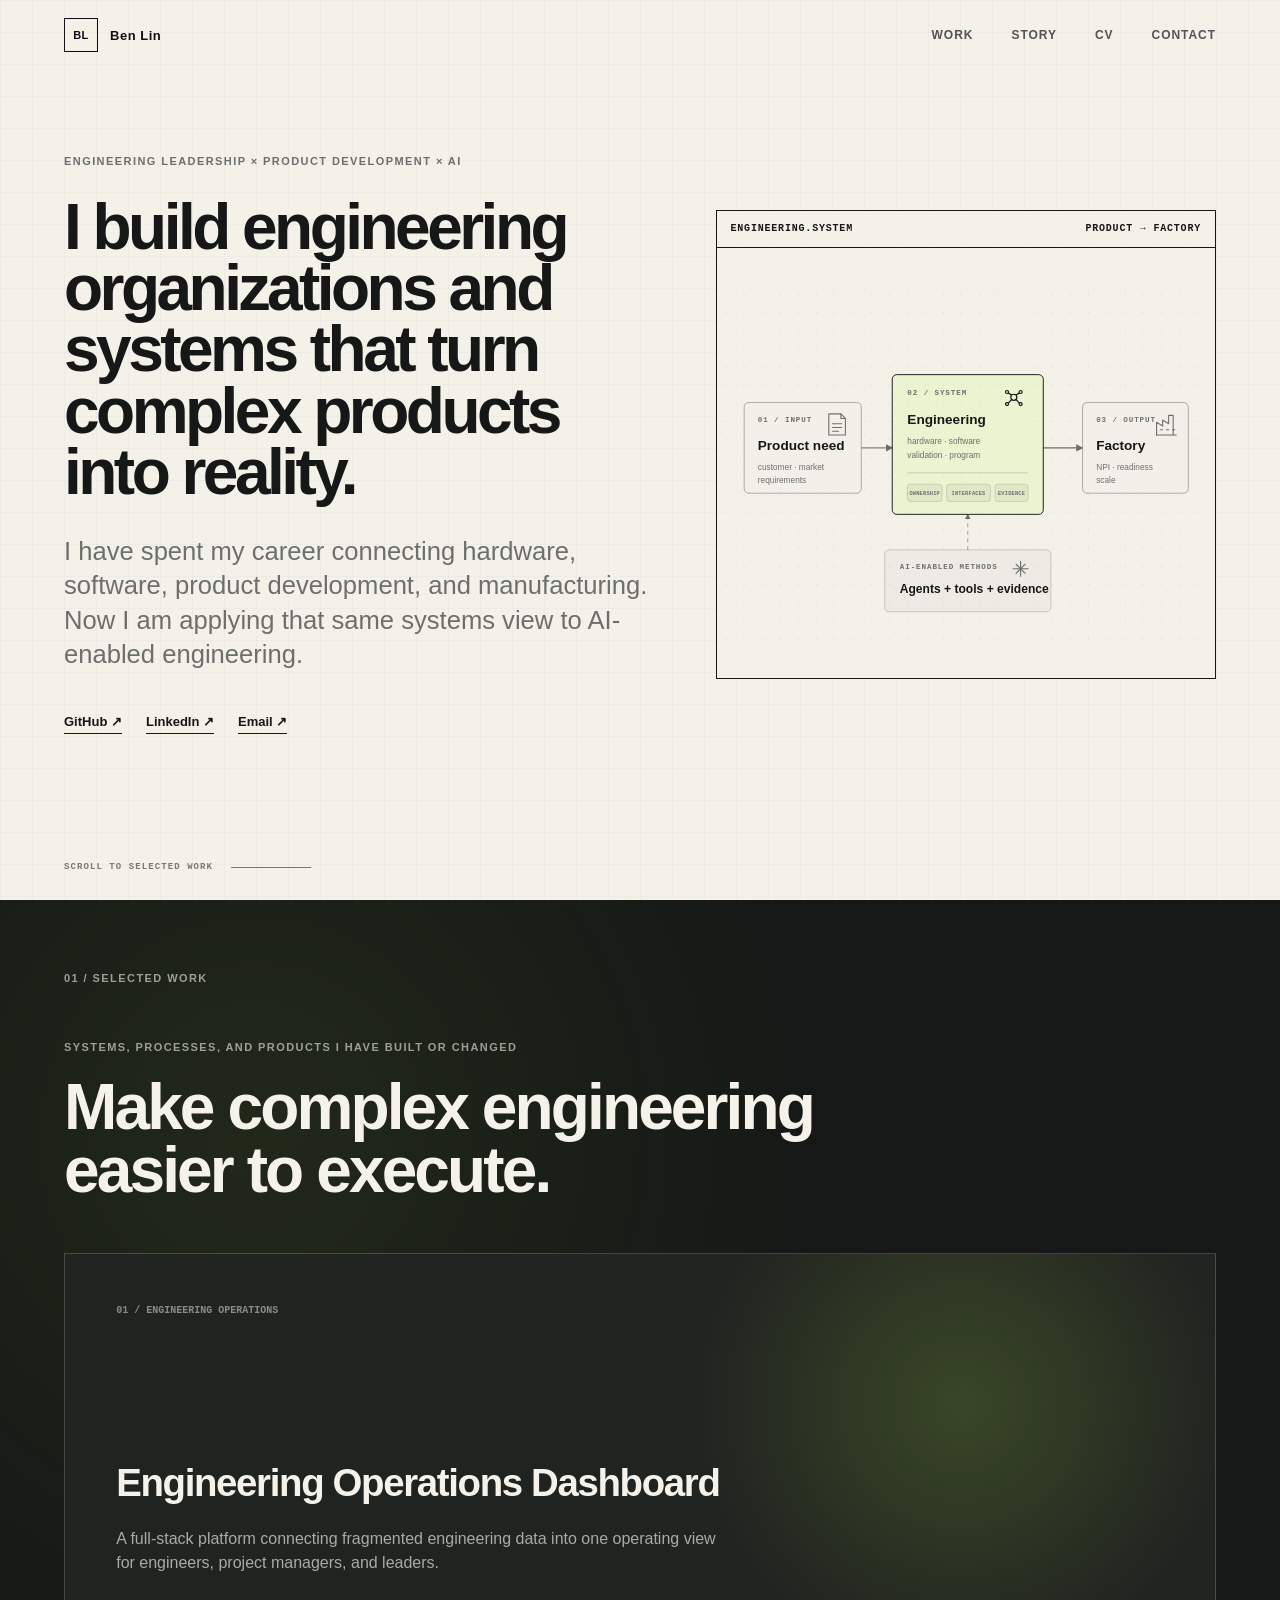
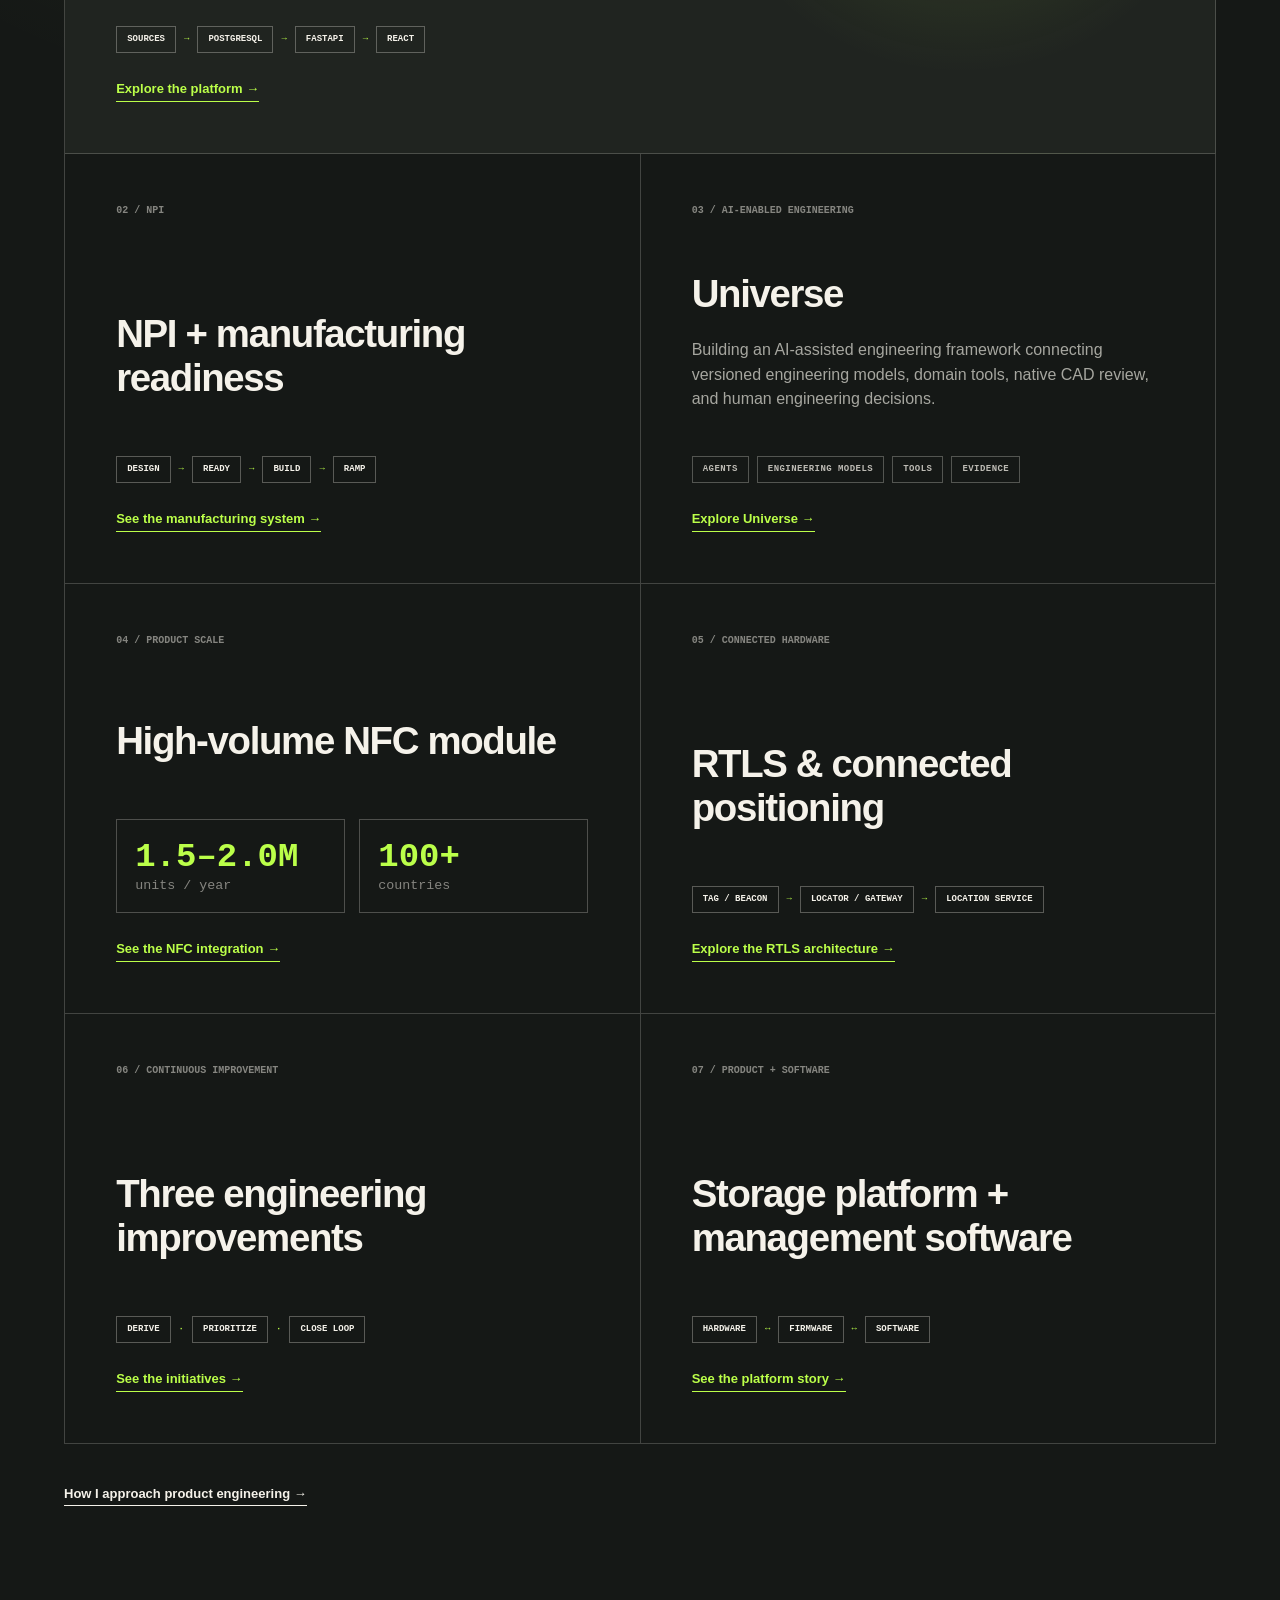
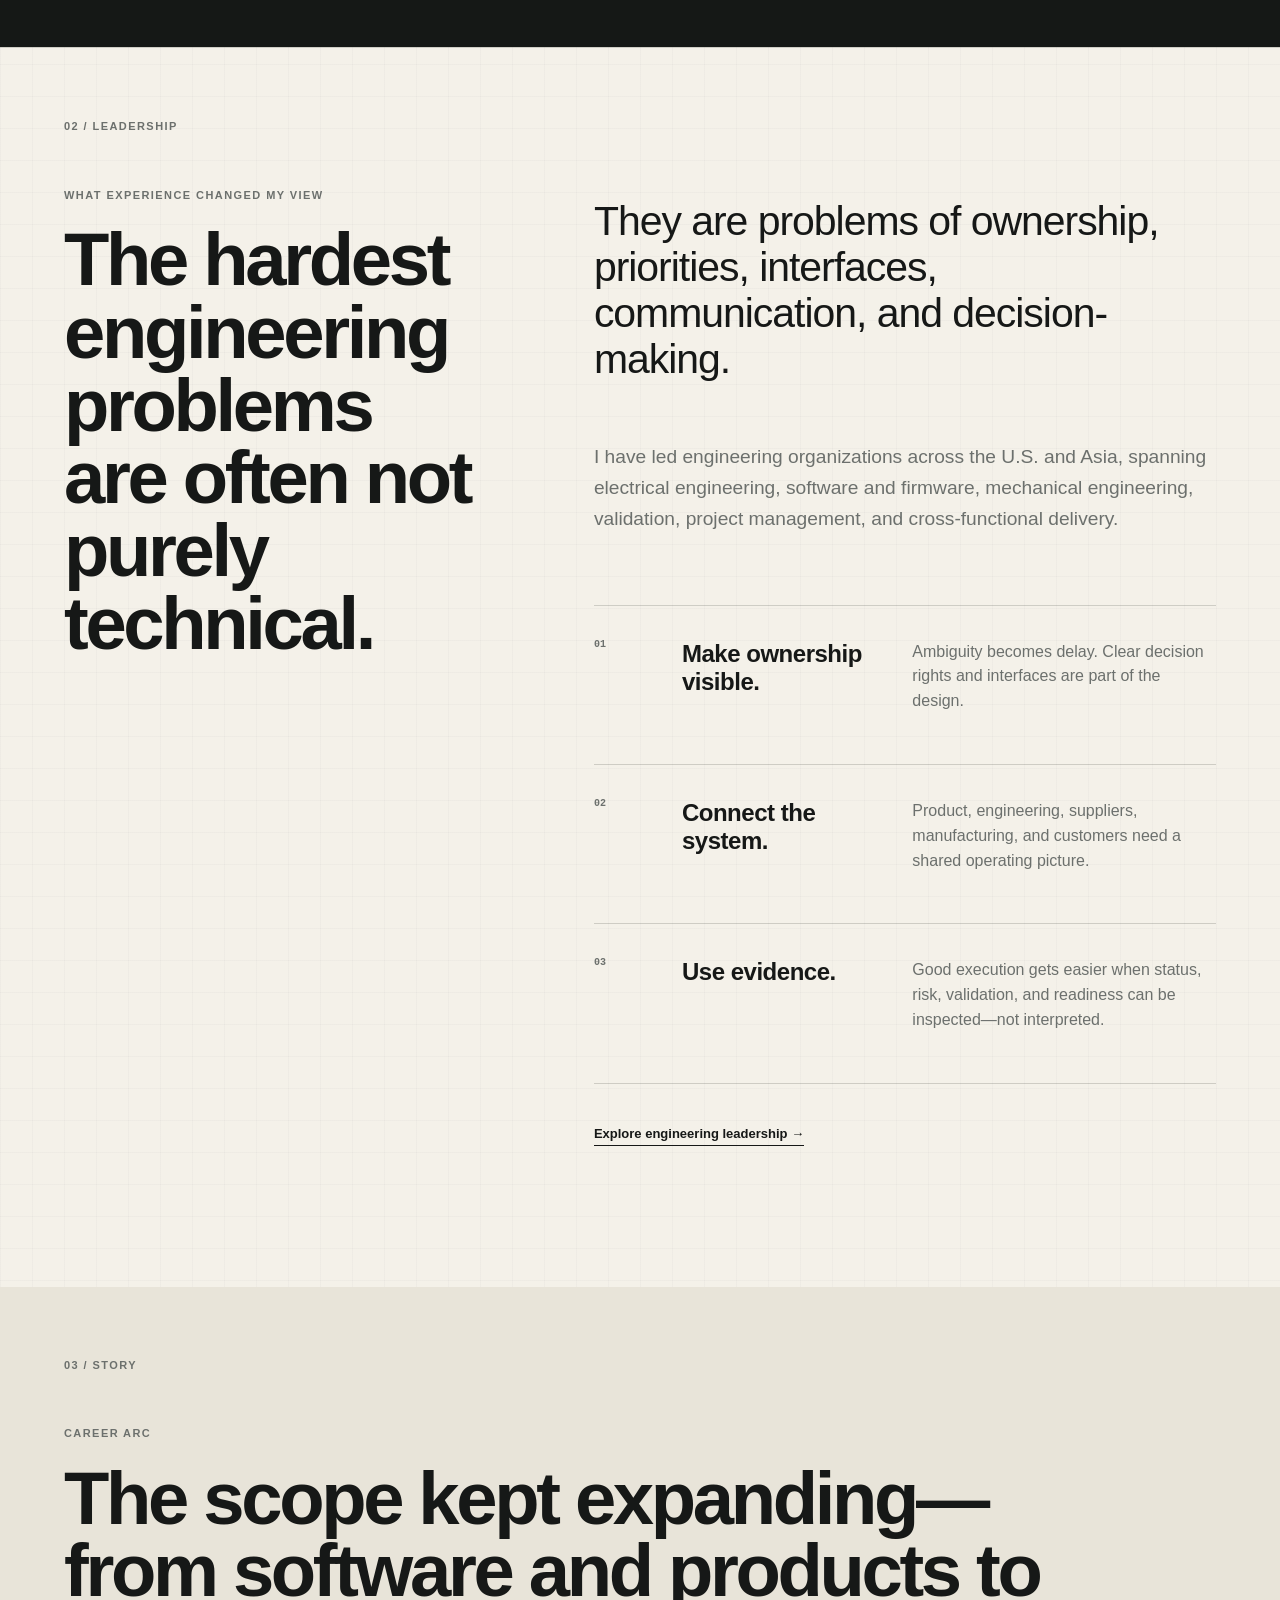
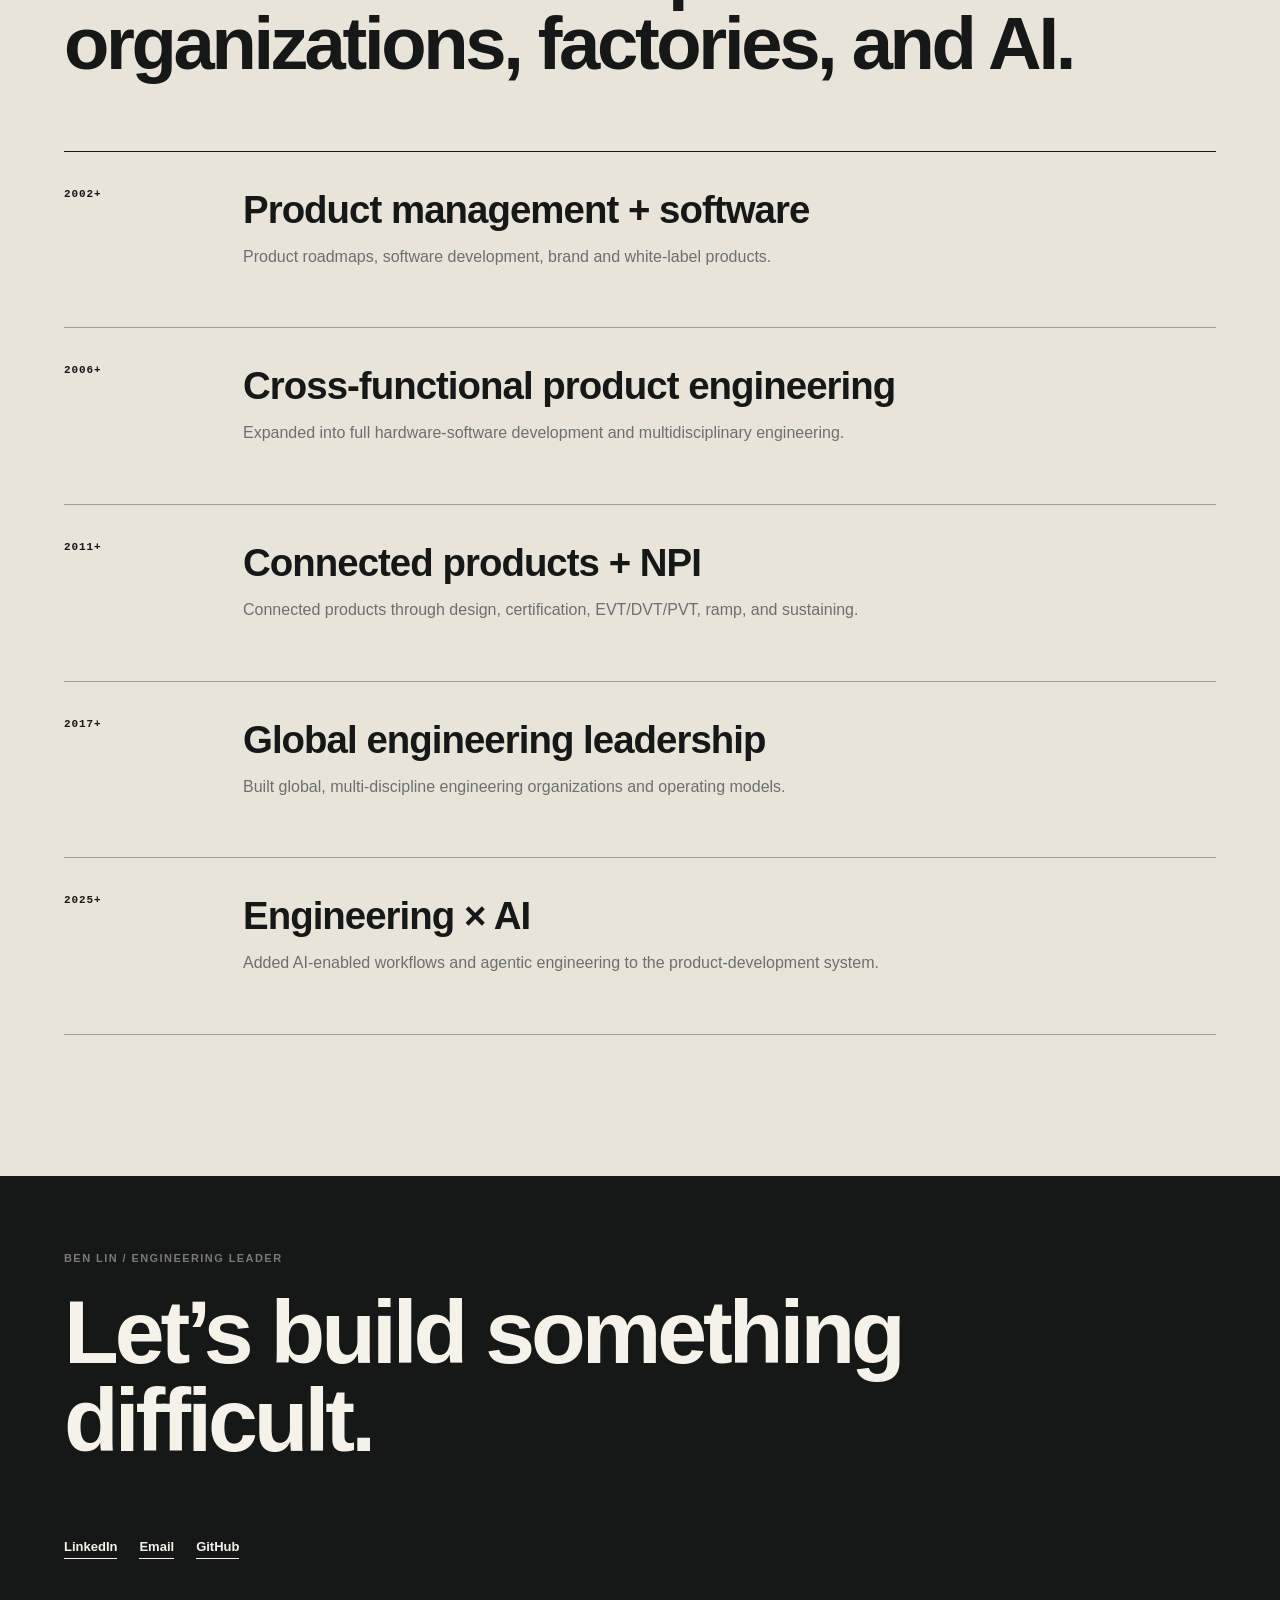
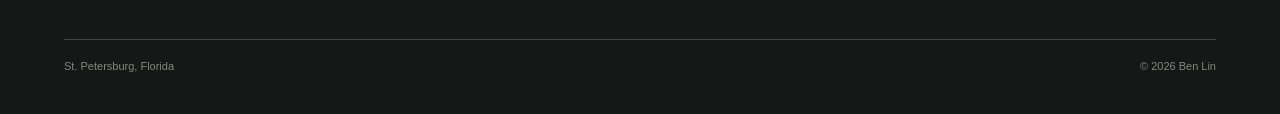
<file: index.html>
<!DOCTYPE html>
<html lang="en">
<head>
  <meta charset="UTF-8" />
  <meta name="viewport" content="width=device-width, initial-scale=1.0" />
  <title>Ben Lin — Engineering Leadership × Product × AI</title>
  <meta name="description" content="Ben Lin is an engineering leader working across product development, global engineering organizations, manufacturing, and AI-enabled engineering." />
  <meta name="theme-color" content="#f4f1e9" />
  <link rel="canonical" href="https://benlatrobe.github.io/" />
  <meta property="og:title" content="Ben Lin — Engineering Leadership × Product × AI" />
  <meta property="og:description" content="Engineering leadership across hardware, software, product development, manufacturing, and AI-enabled engineering." />
  <meta property="og:type" content="website" />
  <meta property="og:image" content="https://benlatrobe.github.io/assets/og/portfolio-preview.jpg" />
  <meta property="og:image:width" content="600" />
  <meta property="og:image:height" content="315" />
  <meta property="og:image:alt" content="Ben Lin engineering portfolio — product, engineering, factory, and AI systems." />
  <meta name="twitter:card" content="summary_large_image" />
  <meta name="twitter:image" content="https://benlatrobe.github.io/assets/og/portfolio-preview.jpg" />
  <meta property="og:url" content="https://benlatrobe.github.io/" />
    <link rel="icon" href="favicon.svg" type="image/svg+xml" />
  <link rel="manifest" href="site.webmanifest" />
  <script type="application/ld+json">
  {
    "@context": "https://schema.org",
    "@type": "Person",
    "name": "Ben Lin",
    "url": "https://benlatrobe.github.io/",
    "description": "Engineering leader working across product development, manufacturing, and AI-enabled engineering.",
    "sameAs": [
      "https://github.com/benlatrobe",
      "https://www.linkedin.com/in/ben-lin-director-of-engineering/"
    ],
    "knowsAbout": [
      "Engineering Leadership",
      "Product Development",
      "Embedded Systems",
      "IoT",
      "New Product Introduction",
      "AI-Enabled Engineering"
    ]
  }
  </script>
  <link rel="stylesheet" href="styles.css" />
</head>
<body>
  <a class="skip-link" href="#top">Skip to content</a>
  <div class="progress" aria-hidden="true"><span id="progressBar"></span></div>

  <header class="site-header">
    <a class="brand" href="#top" aria-label="Ben Lin home">
      <span class="brand-mark">BL</span>
      <span class="brand-name">Ben Lin</span>
    </a>
    <nav class="nav" aria-label="Primary navigation">
      <a href="#work">Work</a>
      <a href="#story">Story</a>
      <a href="cv.html">CV</a>
      <a href="#contact">Contact</a>
    </nav>
  </header>

  <main id="top">
    <section class="hero section">
      <div class="hero-grid">
        <div class="hero-copy reveal">
          <p class="eyebrow">Engineering leadership × product development × AI</p>
          <h1>I build engineering organizations and systems that turn complex products into reality.</h1>
          <p class="hero-sub">
            I have spent my career connecting hardware, software, product development, and manufacturing. Now I am applying that same systems view to AI-enabled engineering.
          </p>
          <div class="hero-links" aria-label="Profile links">
            <a href="https://github.com/benlatrobe" target="_blank" rel="noreferrer">GitHub ↗</a>
            <a href="https://www.linkedin.com/in/ben-lin-director-of-engineering/" target="_blank" rel="noreferrer">LinkedIn ↗</a>
            <a href="mailto:benlatrobe@gmail.com">Email ↗</a>
          </div>
        </div>

        <div class="hero-visual reveal" aria-label="Engineering system visualization">
          <div class="system-window editorial-system-window">
            <div class="window-top">
              <span>ENGINEERING.SYSTEM</span>
              <span>PRODUCT → FACTORY</span>
            </div>
            <div class="editorial-diagram home-system-diagram home-system-diagram-desktop">
              <svg viewBox="0 0 660 470" role="img" aria-labelledby="home-diagram-title home-diagram-desc">
                <title id="home-diagram-title">Ben Lin engineering system</title>
                <desc id="home-diagram-desc">Customer and product needs move into a multidisciplinary engineering system and then into factory readiness. AI-enabled engineering methods support the engineering system with agents, tools, and evidence.</desc>
                <defs>
                  <pattern id="homeDots" width="24" height="24" patternUnits="userSpaceOnUse">
                    <circle class="dd-grid-dot" cx="12" cy="12" r="0.8"></circle>
                  </pattern>
                  <marker id="homeArrow" markerWidth="7" markerHeight="7" refX="6" refY="3.5" orient="auto">
                    <path d="M0,0 L7,3.5 L0,7 Z" fill="#6c706d"></path>
                  </marker>
                </defs>

                <rect x="0" y="0" width="660" height="470" fill="url(#homeDots)"></rect>

                <path class="dd-connector" d="M191 215 H232" marker-end="url(#homeArrow)"></path>
                <path class="dd-connector" d="M432 215 H484" marker-end="url(#homeArrow)"></path>
                <path class="dd-connector-dashed" d="M332 350 V303" marker-end="url(#homeArrow)"></path>

                <g>
                  <rect class="dd-node" x="36" y="155" width="155" height="120" rx="6"></rect>
                  <text class="dd-eyebrow" x="54" y="181">01 / INPUT</text>
                  <g class="dd-icon-muted" transform="translate(148 170)">
                    <path d="M0 0 H16 L22 6 V28 H0 Z"></path>
                    <path d="M16 0 V6 H22"></path>
                    <path d="M5 13 H17 M5 18 H17 M5 23 H13"></path>
                  </g>
                  <text class="dd-title" x="54" y="218">Product need</text>
                  <text class="dd-copy" x="54" y="244">customer · market</text>
                  <text class="dd-copy" x="54" y="261">requirements</text>
                </g>

                <g>
                  <rect class="dd-node-accent" x="232" y="118" width="200" height="185" rx="6"></rect>
                  <text class="dd-eyebrow" x="252" y="145">02 / SYSTEM</text>
                  <g class="dd-icon" transform="translate(382 137)">
                    <circle cx="11" cy="11" r="4"></circle>
                    <circle cx="2" cy="4" r="2"></circle>
                    <circle cx="20" cy="4" r="2"></circle>
                    <circle cx="2" cy="20" r="2"></circle>
                    <circle cx="20" cy="20" r="2"></circle>
                    <path d="M4 5.5 L8 8 M18 5.5 L14 8 M4 18.5 L8 14 M18 18.5 L14 14"></path>
                  </g>
                  <text class="dd-title" x="252" y="184">Engineering</text>
                  <text class="dd-copy" x="252" y="210">hardware · software</text>
                  <text class="dd-copy" x="252" y="228">validation · program</text>
                  <line class="dd-rule" x1="252" y1="248" x2="412" y2="248"></line>

                  <rect class="dd-focal-chip" x="252" y="263" width="46" height="23" rx="4"></rect>
                  <rect class="dd-focal-chip" x="304" y="263" width="58" height="23" rx="4"></rect>
                  <rect class="dd-focal-chip" x="368" y="263" width="44" height="23" rx="4"></rect>
                  <text class="dd-focal-chip-text" x="275" y="278" text-anchor="middle">OWNERSHIP</text>
                  <text class="dd-focal-chip-text" x="333" y="278" text-anchor="middle">INTERFACES</text>
                  <text class="dd-focal-chip-text" x="390" y="278" text-anchor="middle">EVIDENCE</text>
                </g>

                <g>
                  <rect class="dd-node" x="484" y="155" width="140" height="120" rx="6"></rect>
                  <text class="dd-eyebrow" x="502" y="181">03 / OUTPUT</text>
                  <g class="dd-icon-muted" transform="translate(582 170)">
                    <path d="M0 28 V11 L8 16 V8 L16 13 V2 H22 V28"></path>
                    <path d="M0 28 H26"></path>
                    <path d="M5 21 H8 M13 21 H16 M21 21 H24"></path>
                  </g>
                  <text class="dd-title" x="502" y="218">Factory</text>
                  <text class="dd-copy" x="502" y="244">NPI · readiness</text>
                  <text class="dd-copy" x="502" y="261">scale</text>
                </g>

                <g>
                  <rect class="dd-node-soft" x="222" y="350" width="220" height="82" rx="6"></rect>
                  <text class="dd-eyebrow" x="242" y="376">AI-ENABLED METHODS</text>
                  <g class="dd-icon-muted" transform="translate(392 365)">
                    <path d="M10 0 V20 M0 10 H20"></path>
                    <path d="M4 4 L16 16 M16 4 L4 16"></path>
                  </g>
                  <text class="dd-title" x="242" y="407" style="font-size:16px">Agents + tools + evidence</text>
                </g>
              </svg>
            </div>

            <div class="editorial-diagram home-system-diagram home-system-diagram-mobile">
              <svg viewBox="0 0 350 450" role="img" aria-labelledby="home-mobile-title home-mobile-desc">
                <title id="home-mobile-title">Ben Lin engineering system</title>
                <desc id="home-mobile-desc">Product needs move into a multidisciplinary engineering system and then into factory readiness. AI-enabled methods support the engineering system.</desc>
                <defs>
                  <pattern id="homeMobileDots" width="22" height="22" patternUnits="userSpaceOnUse">
                    <circle class="dd-grid-dot" cx="11" cy="11" r="0.8"></circle>
                  </pattern>
                  <marker id="homeMobileArrow" markerWidth="7" markerHeight="7" refX="6" refY="3.5" orient="auto">
                    <path d="M0,0 L7,3.5 L0,7 Z" fill="#6c706d"></path>
                  </marker>
                </defs>
                <rect x="0" y="0" width="350" height="450" fill="url(#homeMobileDots)"></rect>

                <path class="dd-connector" d="M175 105 V142" marker-end="url(#homeMobileArrow)"></path>
                <path class="dd-connector" d="M175 318 V354" marker-end="url(#homeMobileArrow)"></path>

                <g>
                  <rect class="dd-node" x="45" y="22" width="260" height="83" rx="6"></rect>
                  <g class="dd-icon-muted" transform="translate(66 43)">
                    <path d="M0 0 H16 L22 6 V28 H0 Z"></path>
                    <path d="M16 0 V6 H22"></path>
                    <path d="M5 13 H17 M5 18 H17"></path>
                  </g>
                  <text class="dd-eyebrow" x="105" y="48">01 / INPUT</text>
                  <text class="dd-title" x="105" y="75">Product need</text>
                  <text class="dd-copy" x="105" y="94">customer · market · requirements</text>
                </g>

                <g>
                  <rect class="dd-node-accent" x="30" y="142" width="290" height="176" rx="6"></rect>
                  <text class="dd-eyebrow" x="52" y="168">02 / SYSTEM</text>
                  <g class="dd-icon" transform="translate(271 156)">
                    <circle cx="11" cy="11" r="4"></circle>
                    <circle cx="2" cy="4" r="2"></circle>
                    <circle cx="20" cy="4" r="2"></circle>
                    <circle cx="2" cy="20" r="2"></circle>
                    <circle cx="20" cy="20" r="2"></circle>
                    <path d="M4 5.5 L8 8 M18 5.5 L14 8 M4 18.5 L8 14 M18 18.5 L14 14"></path>
                  </g>
                  <text class="dd-title" x="52" y="204">Engineering</text>
                  <text class="dd-copy" x="52" y="228">hardware · software · validation · program</text>

                  <rect class="dd-focal-chip" x="52" y="245" width="64" height="23" rx="4"></rect>
                  <rect class="dd-focal-chip" x="122" y="245" width="72" height="23" rx="4"></rect>
                  <rect class="dd-focal-chip" x="200" y="245" width="58" height="23" rx="4"></rect>
                  <text class="dd-focal-chip-text" x="84" y="260" text-anchor="middle">OWNERSHIP</text>
                  <text class="dd-focal-chip-text" x="158" y="260" text-anchor="middle">INTERFACES</text>
                  <text class="dd-focal-chip-text" x="229" y="260" text-anchor="middle">EVIDENCE</text>

                  <rect class="dd-node-soft" x="52" y="280" width="216" height="25" rx="4"></rect>
                  <text class="dd-tech" x="62" y="296">AI METHODS · AGENTS + TOOLS + EVIDENCE</text>
                </g>

                <g>
                  <rect class="dd-node" x="45" y="354" width="260" height="74" rx="6"></rect>
                  <g class="dd-icon-muted" transform="translate(66 374)">
                    <path d="M0 28 V11 L8 16 V8 L16 13 V2 H22 V28"></path>
                    <path d="M0 28 H26"></path>
                  </g>
                  <text class="dd-eyebrow" x="105" y="380">03 / OUTPUT</text>
                  <text class="dd-title" x="105" y="407">Factory</text>
                  <text class="dd-copy" x="190" y="407">NPI · readiness · scale</text>
                </g>
              </svg>
            </div>
          </div>
        </div>
      </div>

      <div class="scroll-cue" aria-hidden="true">
        <span>SCROLL TO SELECTED WORK</span>
        <span class="scroll-line"></span>
      </div>
    </section>

    <section id="work" class="section section-dark">
      <div class="section-index">01 / SELECTED WORK</div>
      <div class="section-heading reveal">
        <p class="kicker">Systems, processes, and products I have built or changed</p>
        <h2>Make complex engineering easier to execute.</h2>
      </div>

      <div class="work-grid">
        <article class="work-card work-card-featured reveal">
          <span class="card-number">01 / ENGINEERING OPERATIONS</span>
          <h3>Engineering Operations Dashboard</h3>
          <p>A full-stack platform connecting fragmented engineering data into one operating view for engineers, project managers, and leaders.</p>
          <div class="work-mini-flow" aria-label="Engineering operations architecture">
            <span>SOURCES</span><i>→</i><span>POSTGRESQL</span><i>→</i><span>FASTAPI</span><i>→</i><span>REACT</span>
          </div>
          <a class="project-link" href="engineering-visibility.html">Explore the platform →</a>
        </article>

        <article class="work-card reveal">
          <span class="card-number">02 / NPI</span>
          <h3>NPI + manufacturing readiness</h3>
          <div class="work-mini-flow" aria-label="NPI build readiness flow">
            <span>DESIGN</span><i>→</i><span>READY</span><i>→</i><span>BUILD</span><i>→</i><span>RAMP</span>
          </div>
          <a class="project-link" href="npi-readiness.html">See the manufacturing system →</a>
        </article>

        <article class="work-card reveal">
          <span class="card-number">03 / AI-ENABLED ENGINEERING</span>
          <h3>Universe</h3>
          <p>Building an AI-assisted engineering framework connecting versioned engineering models, domain tools, native CAD review, and human engineering decisions.</p>
          <div class="project-tags">
            <span>agents</span><span>engineering models</span><span>tools</span><span>evidence</span>
          </div>
          <a class="project-link" href="ai-engineering.html">Explore Universe →</a>
        </article>

        <article class="work-card reveal">
          <span class="card-number">04 / PRODUCT SCALE</span>
          <h3>High-volume NFC module</h3>
          <div class="metric-row">
            <div><strong>1.5–2.0M</strong><small>units / year</small></div>
            <div><strong>100+</strong><small>countries</small></div>
          </div>
          <a class="project-link" href="wireless-module.html">See the NFC integration →</a>
        </article>

        <article class="work-card reveal">
          <span class="card-number">05 / CONNECTED HARDWARE</span>
          <h3>RTLS & connected positioning</h3>
          <div class="work-mini-flow" aria-label="Connected positioning architecture">
            <span>TAG / BEACON</span><i>→</i><span>LOCATOR / GATEWAY</span><i>→</i><span>LOCATION SERVICE</span>
          </div>
          <a class="project-link" href="connected-positioning.html">Explore the RTLS architecture →</a>
        </article>

        <article class="work-card reveal">
          <span class="card-number">06 / CONTINUOUS IMPROVEMENT</span>
          <h3>Three engineering improvements</h3>
          <div class="work-mini-flow" aria-label="Continuous improvement initiatives">
            <span>DERIVE</span><i>·</i><span>PRIORITIZE</span><i>·</i><span>CLOSE LOOP</span>
          </div>
          <a class="project-link" href="execution-system.html">See the initiatives →</a>
        </article>

        <article class="work-card reveal">
          <span class="card-number">07 / PRODUCT + SOFTWARE</span>
          <h3>Storage platform + management software</h3>
          <div class="work-mini-flow" aria-label="Storage platform architecture">
            <span>HARDWARE</span><i>↔</i><span>FIRMWARE</span><i>↔</i><span>SOFTWARE</span>
          </div>
          <a class="project-link" href="storage-platform.html">See the platform story →</a>
        </article>
      </div>
      <div class="hero-links reveal">
        <a href="product-engineering.html">How I approach product engineering →</a>
      </div>
    </section>

<section class="section section-bordered">
      <div class="section-index">02 / LEADERSHIP</div>
      <div class="split">
        <div class="sticky-title reveal">
          <p class="kicker">What experience changed my view</p>
          <h2>The hardest engineering problems are often not purely technical.</h2>
        </div>
        <div class="story-column">
          <p class="lede reveal">
            They are problems of ownership, priorities, interfaces, communication, and decision-making.
          </p>
          <p class="body-copy reveal">
            I have led engineering organizations across the U.S. and Asia, spanning electrical engineering, software and firmware, mechanical engineering, validation, project management, and cross-functional delivery.
          </p>

          <div class="principles">
            <div class="principle reveal">
              <span>01</span>
              <h3>Make ownership visible.</h3>
              <p>Ambiguity becomes delay. Clear decision rights and interfaces are part of the design.</p>
            </div>
            <div class="principle reveal">
              <span>02</span>
              <h3>Connect the system.</h3>
              <p>Product, engineering, suppliers, manufacturing, and customers need a shared operating picture.</p>
            </div>
            <div class="principle reveal">
              <span>03</span>
              <h3>Use evidence.</h3>
              <p>Good execution gets easier when status, risk, validation, and readiness can be inspected—not interpreted.</p>
            </div>
          </div>
          <div class="hero-links reveal">
            <a href="engineering-leadership.html">Explore engineering leadership →</a>
          </div>
        </div>
      </div>
    </section>

<section id="story" class="section timeline-section">
      <div class="section-index">03 / STORY</div>
      <div class="section-heading reveal">
        <p class="kicker">Career arc</p>
        <h2>The scope kept expanding—from software and products to organizations, factories, and AI.</h2>
      </div>

      <div class="timeline">
        <article class="timeline-item reveal">
          <div class="timeline-year">2002+</div>
          <div>
            <h3>Product management + software</h3>
            <p>Product roadmaps, software development, brand and white-label products.</p>
          </div>
        </article>
        <article class="timeline-item reveal">
          <div class="timeline-year">2006+</div>
          <div>
            <h3>Cross-functional product engineering</h3>
            <p>Expanded into full hardware-software development and multidisciplinary engineering.</p>
          </div>
        </article>
        <article class="timeline-item reveal">
          <div class="timeline-year">2011+</div>
          <div>
            <h3>Connected products + NPI</h3>
            <p>Connected products through design, certification, EVT/DVT/PVT, ramp, and sustaining.</p>
          </div>
        </article>
        <article class="timeline-item reveal">
          <div class="timeline-year">2017+</div>
          <div>
            <h3>Global engineering leadership</h3>
            <p>Built global, multi-discipline engineering organizations and operating models.</p>
          </div>
        </article>
        <article class="timeline-item reveal">
          <div class="timeline-year">2025+</div>
          <div>
            <h3>Engineering × AI</h3>
            <p>Added AI-enabled workflows and agentic engineering to the product-development system.</p>
          </div>
        </article>
      </div>
    </section>

    

    

    

    

  </main>

  <footer id="contact" class="footer">
    <div>
      <p class="footer-label">BEN LIN / ENGINEERING LEADER</p>
      <h2>Let’s build something difficult.</h2>
    </div>
    <div class="footer-links">
      <a href="https://www.linkedin.com/in/ben-lin-director-of-engineering/" target="_blank" rel="noreferrer">LinkedIn</a>
      <a href="mailto:benlatrobe@gmail.com">Email</a>
      <a href="https://github.com/benlatrobe" target="_blank" rel="noreferrer">GitHub</a>
    </div>
    <div class="footer-meta">
      <span>St. Petersburg, Florida</span>
      <span>© <span id="year"></span> Ben Lin</span>
    </div>
  </footer>

  <script src="script.js"></script>
</body>
</html>
</file>
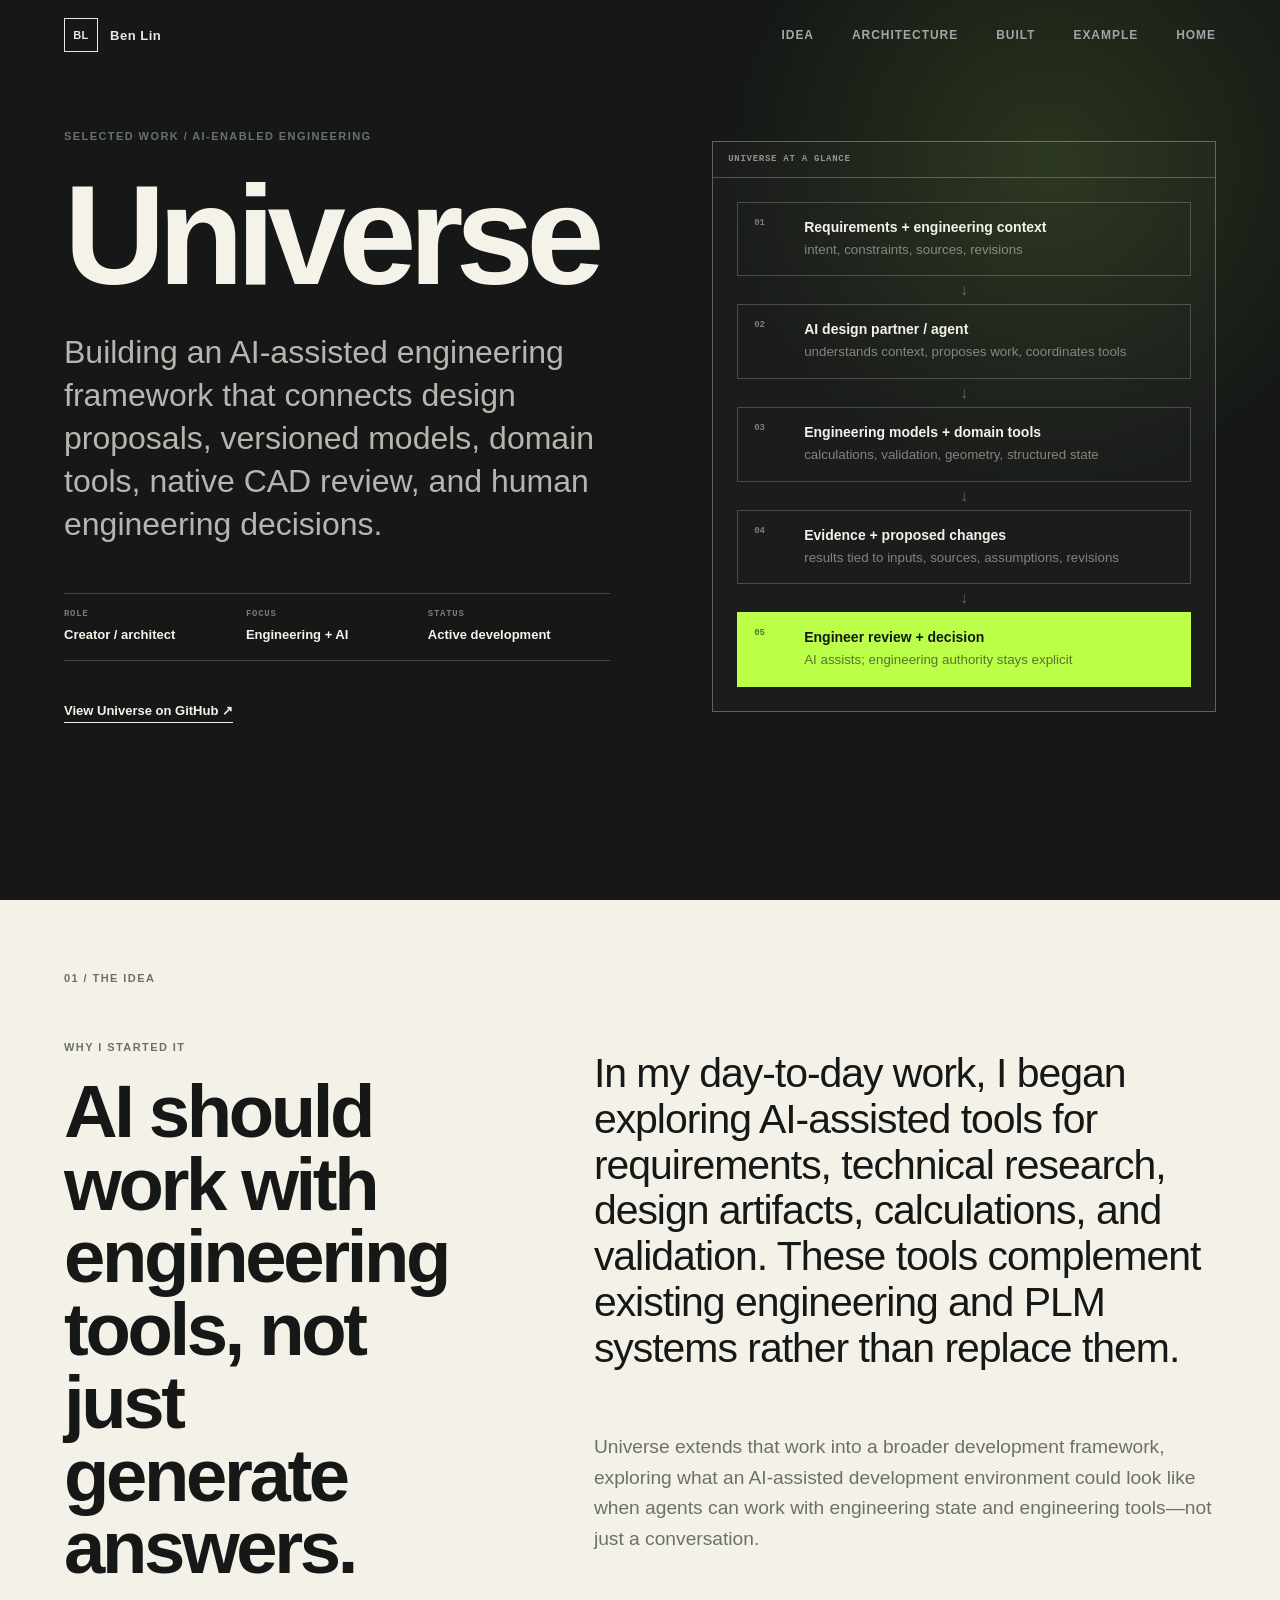
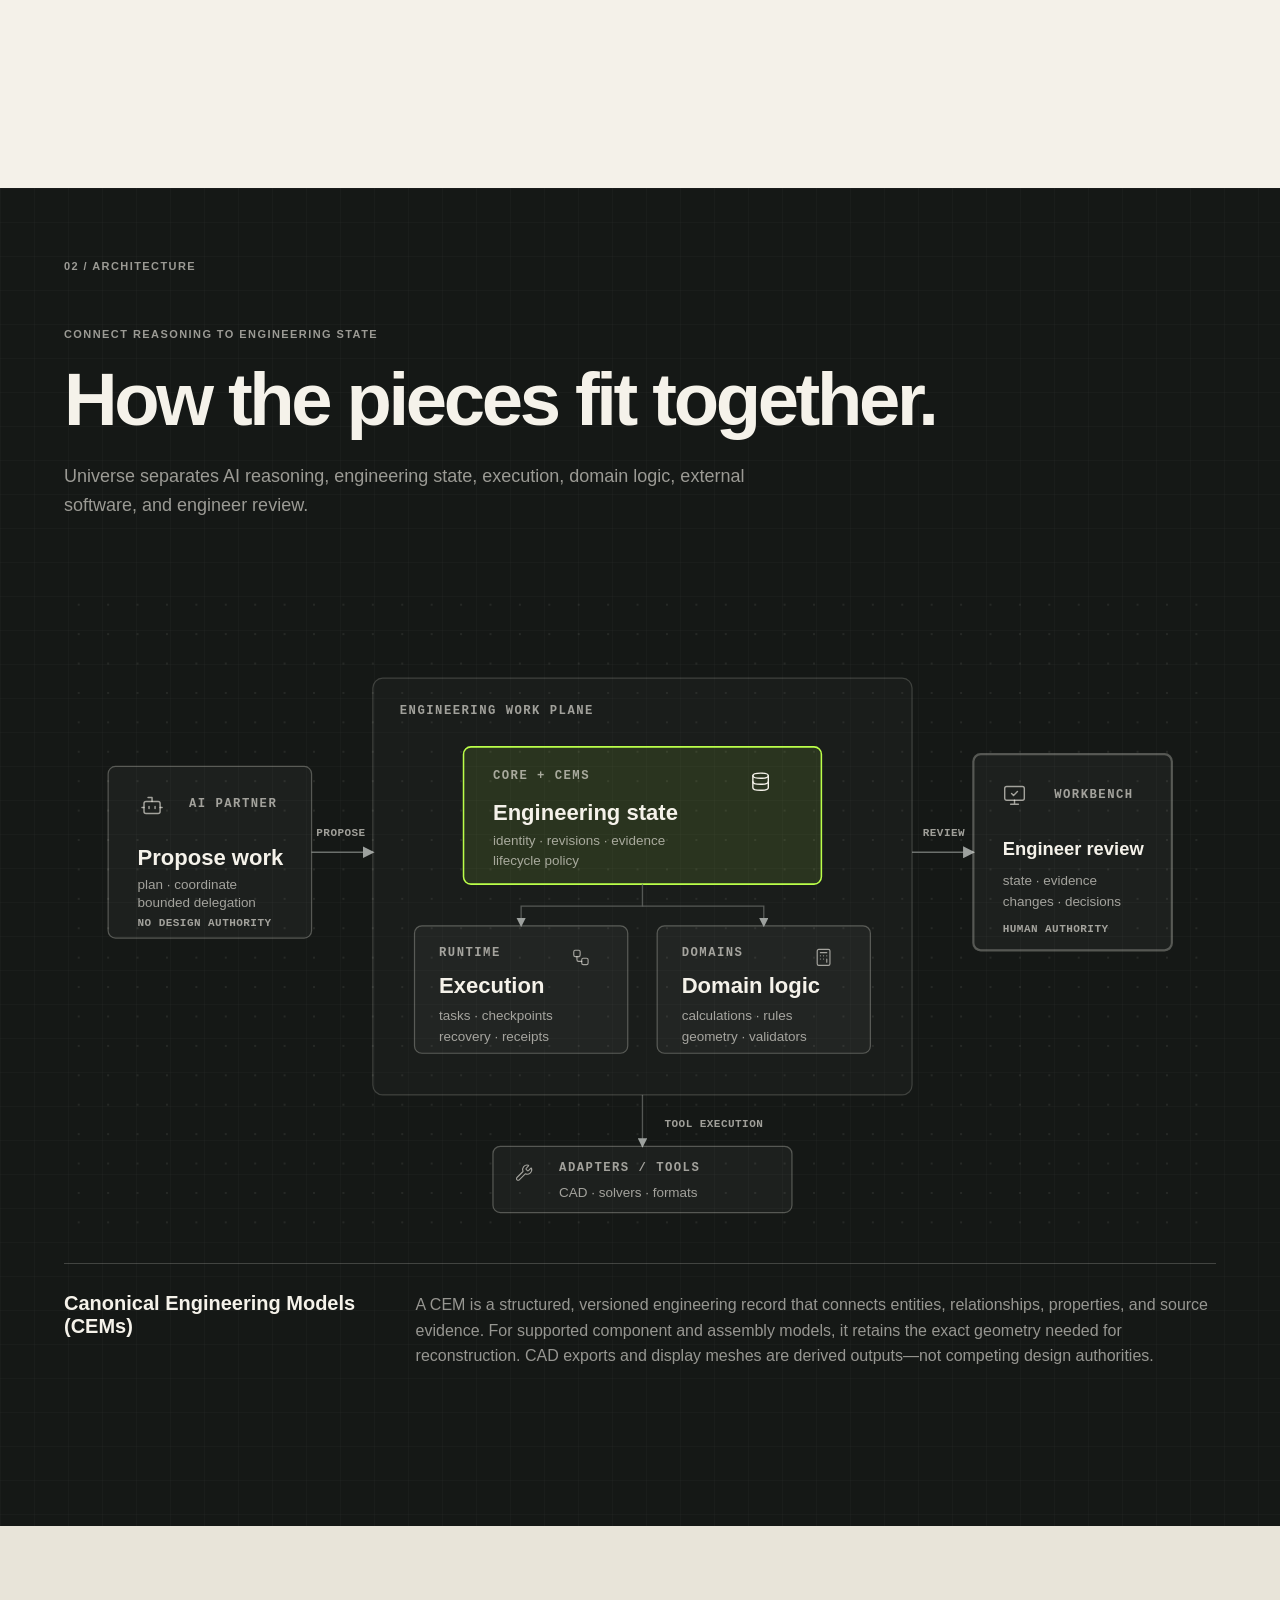
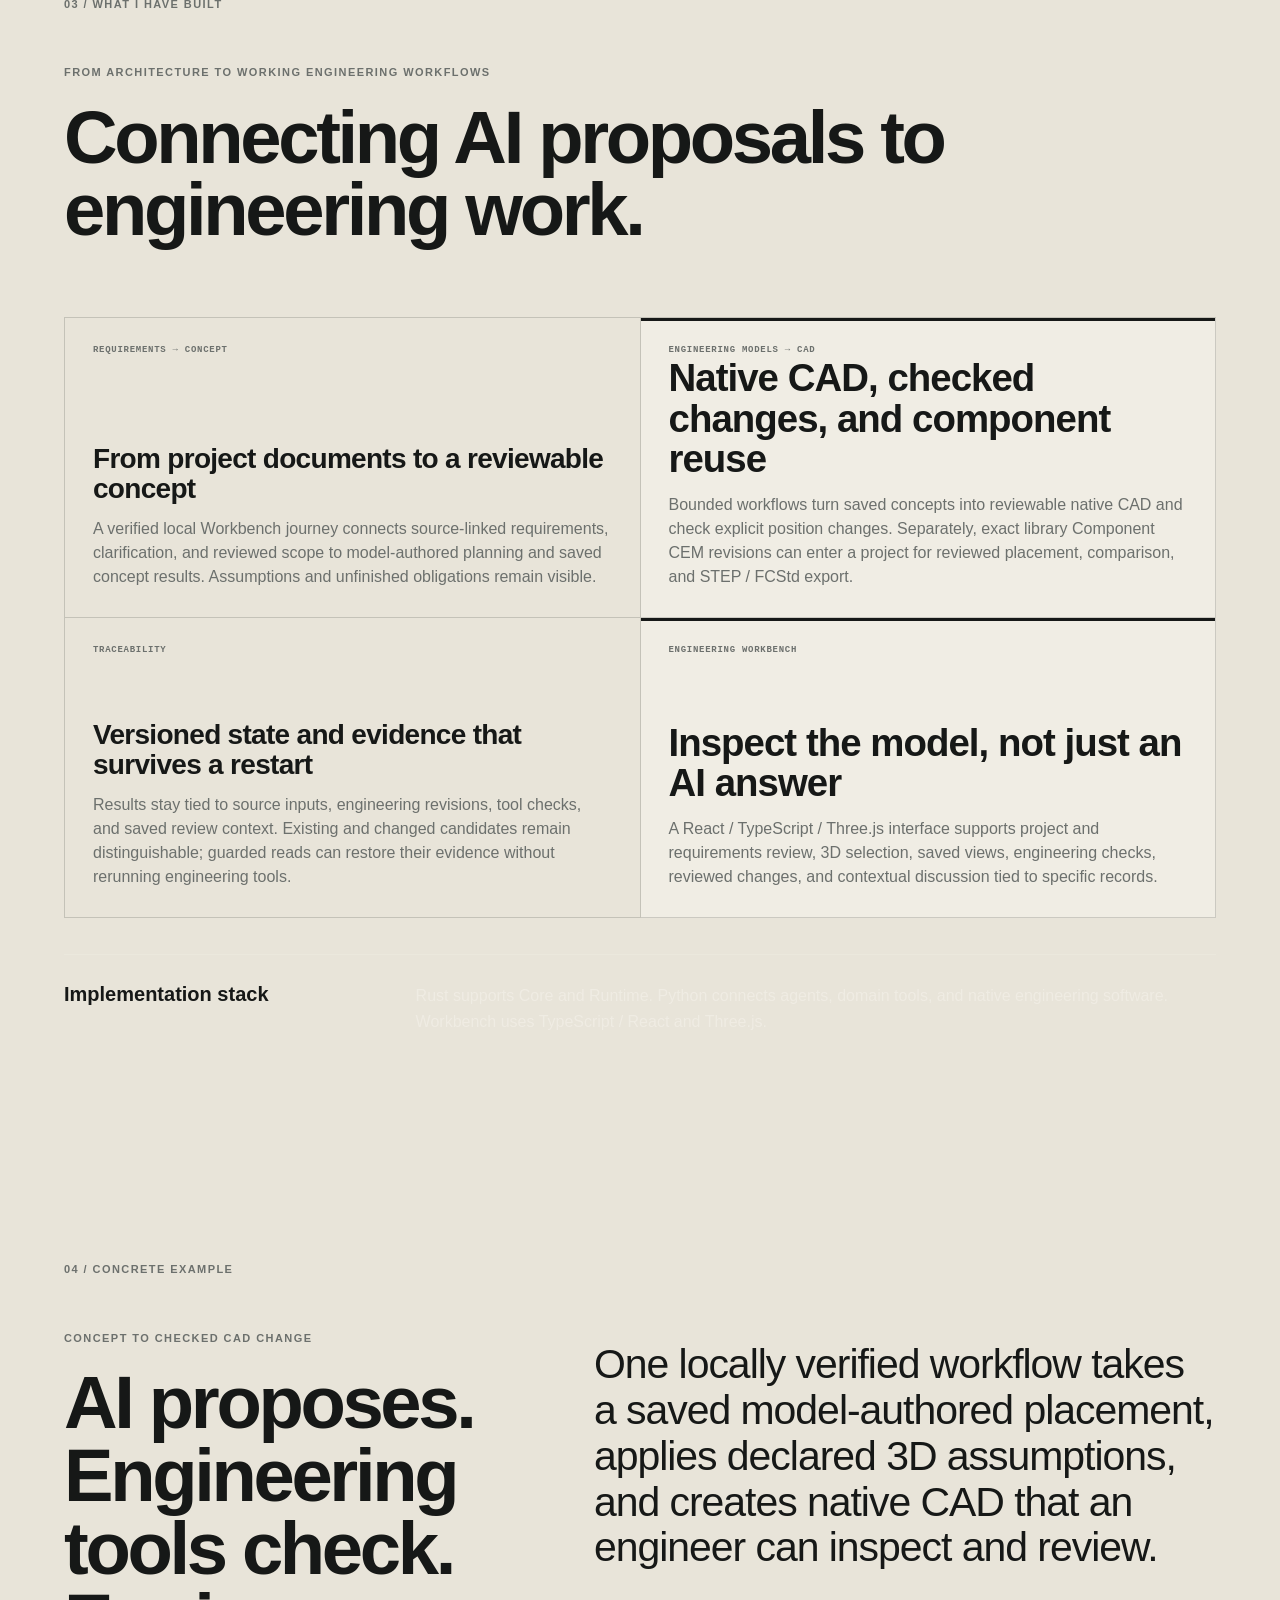
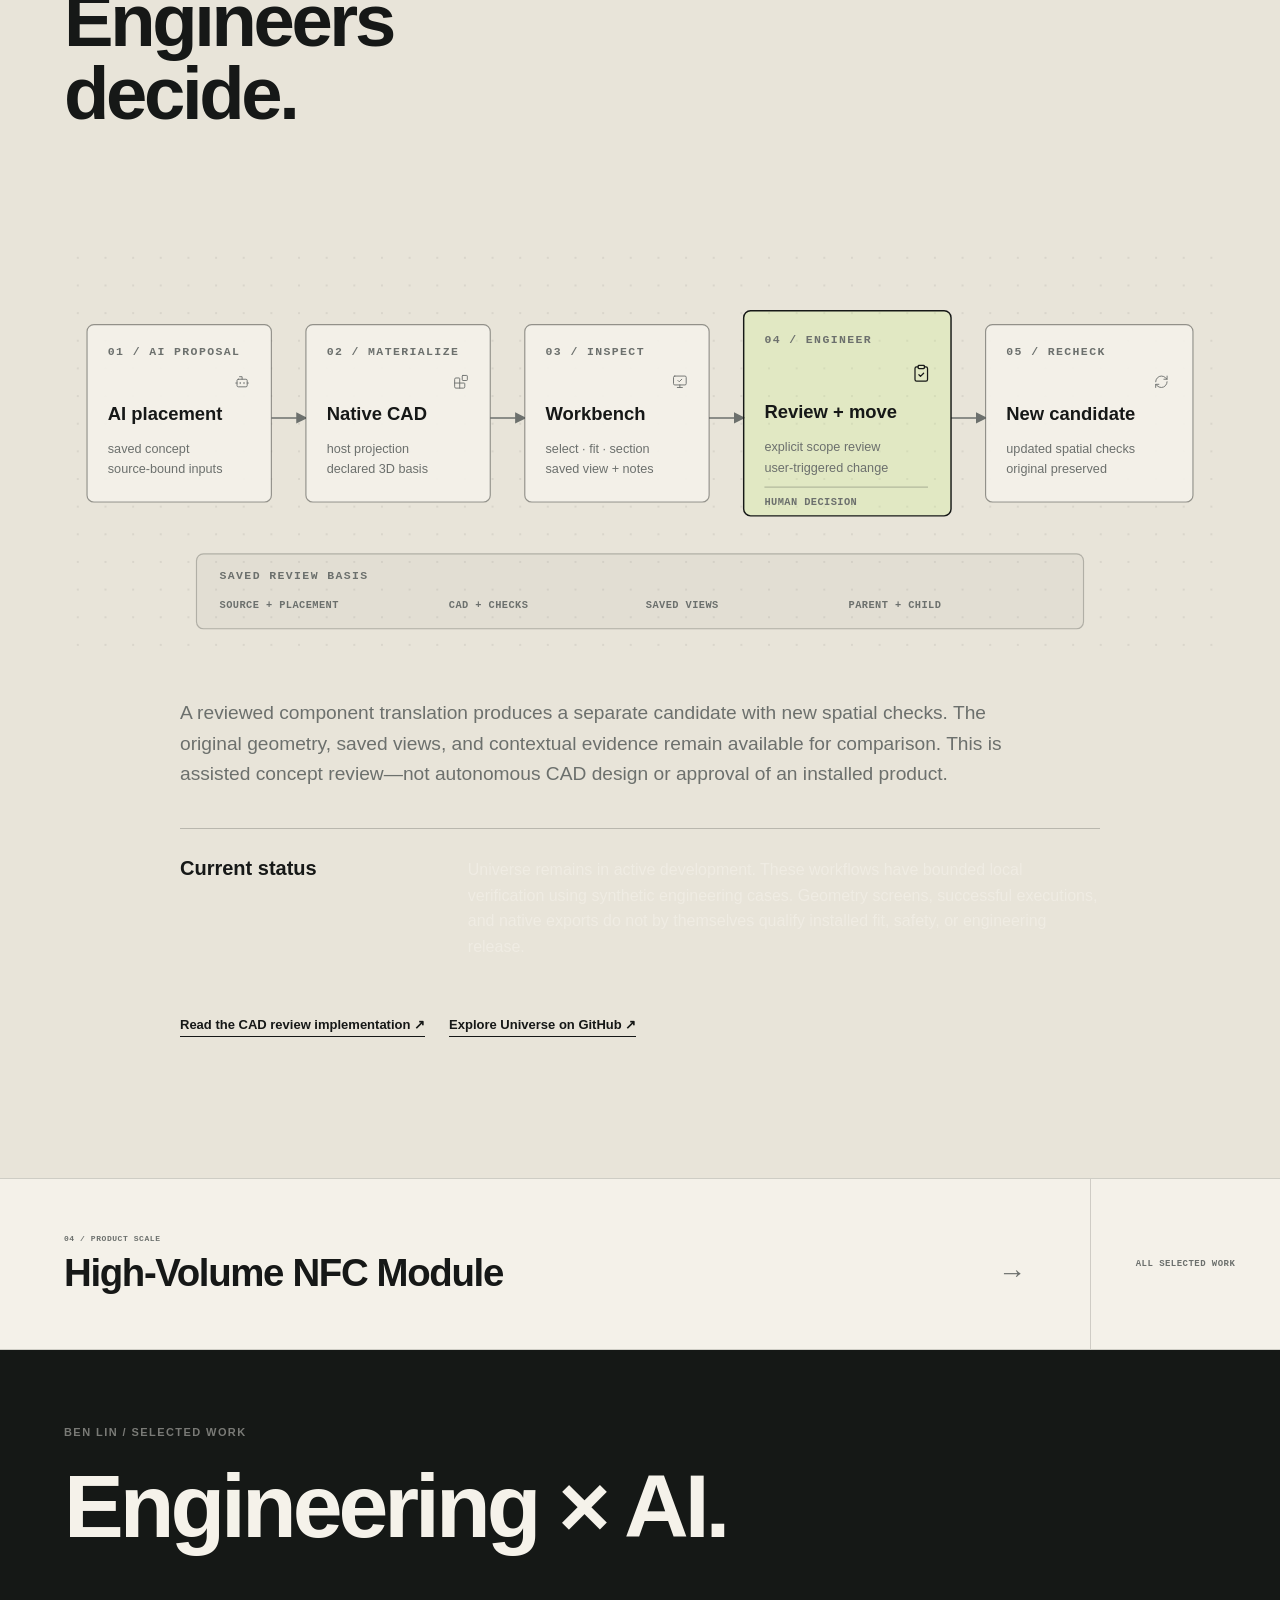
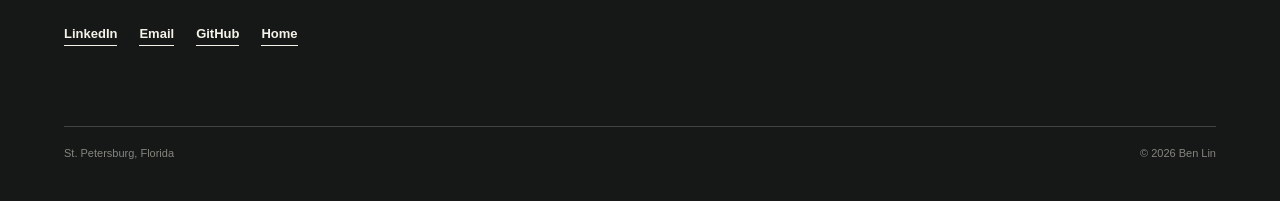
<file: ai-engineering.html>
<!DOCTYPE html>
<html lang="en">
<head>
  <meta charset="UTF-8" />
  <meta name="viewport" content="width=device-width, initial-scale=1.0" />
  <title>Universe — AI-Enabled Engineering — Ben Lin</title>
  <meta name="description" content="Universe is an AI-assisted engineering framework connecting versioned engineering models, native CAD review, source-linked evidence, and engineer decisions." />
  <meta name="theme-color" content="#151816" />
  <link rel="canonical" href="https://benlatrobe.github.io/ai-engineering.html" />
  <meta property="og:title" content="Universe — AI-Enabled Engineering — Ben Lin" />
  <meta property="og:description" content="An AI-assisted engineering framework connecting design proposals, engineering models, native CAD review, and human decisions." />
  <meta property="og:type" content="website" />
  <meta property="og:image" content="https://benlatrobe.github.io/assets/og/portfolio-preview.jpg" />
  <meta property="og:image:width" content="600" />
  <meta property="og:image:height" content="315" />
  <meta property="og:image:alt" content="Ben Lin engineering portfolio — product, engineering, factory, and AI systems." />
  <meta name="twitter:card" content="summary_large_image" />
  <meta name="twitter:image" content="https://benlatrobe.github.io/assets/og/portfolio-preview.jpg" />
  <meta property="og:url" content="https://benlatrobe.github.io/ai-engineering.html" />
  <link rel="icon" href="favicon.svg" type="image/svg+xml" />
  <link rel="manifest" href="site.webmanifest" />
  <link rel="stylesheet" href="styles.css" />
</head>
<body class="case-page universe-page">
  <a class="skip-link" href="#top">Skip to content</a>
  <div class="progress" aria-hidden="true"><span id="progressBar"></span></div>

  <header class="site-header">
    <a class="brand" href="index.html" aria-label="Back to Ben Lin home">
      <span class="brand-mark">BL</span>
      <span class="brand-name">Ben Lin</span>
    </a>
    <nav class="nav" aria-label="Case study navigation">
      <a href="#idea">Idea</a>
      <a href="#architecture">Architecture</a>
      <a href="#built">Built</a>
      <a href="#example">Example</a>
      <a href="index.html#work">Home</a>
    </nav>
  </header>

  <main id="top">
    <section class="case-hero section">
      <div class="case-hero-inner">
        <div class="case-intro reveal">
          <p class="eyebrow">Selected work / AI-enabled engineering</p>
          <h1>Universe</h1>
          <p class="case-deck">
            Building an AI-assisted engineering framework that connects design proposals, versioned models, domain tools, native CAD review, and human engineering decisions.
          </p>
          <div class="case-meta">
            <div><span>ROLE</span><strong>Creator / architect</strong></div>
            <div><span>FOCUS</span><strong>Engineering + AI</strong></div>
            <div><span>STATUS</span><strong>Active development</strong></div>
          </div>
          <div class="hero-links">
            <a href="https://github.com/benlatrobe/universe" target="_blank" rel="noreferrer">View Universe on GitHub ↗</a>
          </div>
        </div>

        <div class="case-system reveal" aria-label="Universe overview">
          <div class="case-system-label">UNIVERSE AT A GLANCE</div>
          <div class="authority-stack">
            <div class="authority-row">
              <span class="authority-id">01</span>
              <div><strong>Requirements + engineering context</strong><small>intent, constraints, sources, revisions</small></div>
            </div>
            <div class="authority-arrow">↓</div>
            <div class="authority-row">
              <span class="authority-id">02</span>
              <div><strong>AI design partner / agent</strong><small>understands context, proposes work, coordinates tools</small></div>
            </div>
            <div class="authority-arrow">↓</div>
            <div class="authority-row">
              <span class="authority-id">03</span>
              <div><strong>Engineering models + domain tools</strong><small>calculations, validation, geometry, structured state</small></div>
            </div>
            <div class="authority-arrow">↓</div>
            <div class="authority-row">
              <span class="authority-id">04</span>
              <div><strong>Evidence + proposed changes</strong><small>results tied to inputs, sources, assumptions, revisions</small></div>
            </div>
            <div class="authority-arrow">↓</div>
            <div class="authority-row authority-human">
              <span class="authority-id">05</span>
              <div><strong>Engineer review + decision</strong><small>AI assists; engineering authority stays explicit</small></div>
            </div>
          </div>
        </div>
      </div>
    </section>

    <section id="idea" class="section case-light">
      <div class="section-index">01 / THE IDEA</div>
      <div class="split">
        <div class="sticky-title reveal">
          <p class="kicker">Why I started it</p>
          <h2>AI should work with engineering tools, not just generate answers.</h2>
        </div>
        <div class="story-column">
          <p class="lede reveal">
            In my day-to-day work, I began exploring AI-assisted tools for requirements, technical research, design artifacts, calculations, and validation. These tools complement existing engineering and PLM systems rather than replace them.
          </p>
          <p class="body-copy reveal">
            Universe extends that work into a broader development framework, exploring what an AI-assisted development environment could look like when agents can work with engineering state and engineering tools—not just a conversation.
          </p>
        </div>
      </div>
    </section>

    <section id="architecture" class="section section-dark case-architecture">
      <div class="section-index">02 / ARCHITECTURE</div>
      <div class="section-heading reveal">
        <p class="kicker">Connect reasoning to engineering state</p>
        <h2>How the pieces fit together.</h2>
        <p>Universe separates AI reasoning, engineering state, execution, domain logic, external software, and engineer review.</p>
      </div>

      <div class="editorial-diagram diagram-scroll diagram-dark universe-architecture-diagram reveal">
        <svg viewBox="0 0 940 520" role="img" aria-labelledby="universe-arch-title universe-arch-desc">
          <title id="universe-arch-title">Universe architecture</title>
          <desc id="universe-arch-desc">An AI design partner proposes and coordinates work against structured engineering state. Core and Canonical Engineering Models preserve identity, revisions, and evidence. Runtime executes bounded tasks, Domains provide engineering logic, Adapters connect external engineering software, and Workbench supports engineer review and decision.</desc>
          <defs>
            <pattern id="universeDots" width="24" height="24" patternUnits="userSpaceOnUse">
              <circle class="dd-grid-dot" cx="12" cy="12" r="0.8"></circle>
            </pattern>
            <marker id="universeArrow" markerWidth="7" markerHeight="7" refX="6" refY="3.5" orient="auto">
              <path d="M0,0 L7,3.5 L0,7 Z" fill="#9da19e"></path>
            </marker>
          </defs>

          <rect x="0" y="0" width="940" height="520" fill="url(#universeDots)"></rect>

          <!-- Primary reading direction: AI partner → engineering work plane → engineer review -->
          <path class="dd-connector" d="M202 214 H252" marker-end="url(#universeArrow)"></path>
          <path class="dd-connector" d="M692 214 H742" marker-end="url(#universeArrow)"></path>
          <text class="dd-tech" x="226" y="201" text-anchor="middle">PROPOSE</text>
          <text class="dd-tech" x="718" y="201" text-anchor="middle">REVIEW</text>

          <!-- External tool path -->
          <path class="dd-connector-muted" d="M472 412 V454" marker-end="url(#universeArrow)"></path>
          <text class="dd-tech" x="490" y="438">TOOL EXECUTION</text>

          <!-- AI Design Partner -->
          <g>
            <rect class="dd-node" x="36" y="144" width="166" height="140" rx="6"></rect>
            <g class="dd-icon-muted" transform="translate(62 166) scale(.82)">
              <path d="M12 8V4H8"></path>
              <rect width="16" height="12" x="4" y="8" rx="2"></rect>
              <path d="M2 14h2 M20 14h2 M15 13v2 M9 13v2"></path>
            </g>
            <text class="dd-eyebrow" x="102" y="177">AI PARTNER</text>
            <text class="dd-title" x="60" y="224">Propose work</text>
            <text class="dd-copy" x="60" y="244">plan · coordinate</text>
            <text class="dd-copy" x="60" y="259">bounded delegation</text>
            <text class="dd-tech" x="60" y="274">NO DESIGN AUTHORITY</text>
          </g>

          <!-- Engineering work plane -->
          <g>
            <rect class="dd-node-soft" x="252" y="72" width="440" height="340" rx="8"></rect>
            <text class="dd-eyebrow" x="274" y="101">ENGINEERING WORK PLANE</text>

            <!-- Focal engineering state -->
            <g>
              <rect class="dd-node-accent" x="326" y="128" width="292" height="112" rx="6"></rect>
              <g class="dd-icon" transform="translate(560 148) scale(.7)">
                <ellipse cx="12" cy="5" rx="9" ry="3"></ellipse>
                <path d="M3 5V19A9 3 0 0 0 21 19V5"></path>
                <path d="M3 12A9 3 0 0 0 21 12"></path>
              </g>
              <text class="dd-eyebrow" x="350" y="154">CORE + CEMS</text>
              <text class="dd-title" x="350" y="188">Engineering state</text>
              <text class="dd-copy" x="350" y="208">identity · revisions · evidence</text>
              <text class="dd-copy" x="350" y="224">lifecycle policy</text>
            </g>

            <!-- Runtime -->
            <g>
              <rect class="dd-node" x="286" y="274" width="174" height="104" rx="6"></rect>
              <g class="dd-icon-muted" transform="translate(414 292) scale(.65)">
                <rect width="8" height="8" x="3" y="3" rx="2"></rect>
                <path d="M7 11v4a2 2 0 0 0 2 2h4"></path>
                <rect width="8" height="8" x="13" y="13" rx="2"></rect>
              </g>
              <text class="dd-eyebrow" x="306" y="299">RUNTIME</text>
              <text class="dd-title" x="306" y="329">Execution</text>
              <text class="dd-copy" x="306" y="351">tasks · checkpoints</text>
              <text class="dd-copy" x="306" y="368">recovery · receipts</text>
            </g>

            <!-- Domains -->
            <g>
              <rect class="dd-node" x="484" y="274" width="174" height="104" rx="6"></rect>
              <g class="dd-icon-muted" transform="translate(612 292) scale(.65)">
                <rect width="16" height="20" x="4" y="2" rx="2"></rect>
                <line x1="8" x2="16" y1="6" y2="6"></line>
                <line x1="16" x2="16" y1="14" y2="18"></line>
                <path d="M16 10h.01 M12 10h.01 M8 10h.01 M12 14h.01 M8 14h.01"></path>
              </g>
              <text class="dd-eyebrow" x="504" y="299">DOMAINS</text>
              <text class="dd-title" x="504" y="329">Domain logic</text>
              <text class="dd-copy" x="504" y="351">calculations · rules</text>
              <text class="dd-copy" x="504" y="368">geometry · validators</text>
            </g>

            <path class="dd-connector-muted" d="M472 240 V258 H373 V274" marker-end="url(#universeArrow)"></path>
            <path class="dd-connector-muted" d="M472 258 H571 V274" marker-end="url(#universeArrow)"></path>
          </g>

          <!-- Engineer Review -->
          <g>
            <rect class="dd-node" x="742" y="134" width="162" height="160" rx="6" style="stroke-width:1.8"></rect>
            <g class="dd-icon-muted" transform="translate(766 158) scale(.8)">
              <path d="m9 10 2 2 4-4"></path>
              <rect width="20" height="14" x="2" y="3" rx="2"></rect>
              <path d="M12 17v4 M8 21h8"></path>
            </g>
            <text class="dd-eyebrow" x="808" y="170">WORKBENCH</text>
            <text class="dd-title" x="766" y="216" style="font-size:15px">Engineer review</text>
            <text class="dd-copy" x="766" y="241">state · evidence</text>
            <text class="dd-copy" x="766" y="258">changes · decisions</text>
            <text class="dd-tech" x="766" y="279">HUMAN AUTHORITY</text>
          </g>

          <!-- Adapters / external engineering software -->
          <g>
            <rect class="dd-node" x="350" y="454" width="244" height="54" rx="6"></rect>
            <g class="dd-icon-muted" transform="translate(368 468) scale(.62)">
              <path d="M14.7 6.3a1 1 0 0 0 0 1.4l1.6 1.6a1 1 0 0 0 1.4 0l3.106-3.105c.32-.322.863-.22.983.218a6 6 0 0 1-8.259 7.057l-7.91 7.91a1 1 0 0 1-2.999-3l7.91-7.91a6 6 0 0 1 7.057-8.259c.438.12.54.662.219.984z"></path>
            </g>
            <text class="dd-eyebrow" x="404" y="474">ADAPTERS / TOOLS</text>
            <text class="dd-copy" x="404" y="495">CAD · solvers · formats</text>
          </g>
        </svg>
      </div>

      <div class="architecture-note reveal">
        <strong>Canonical Engineering Models (CEMs)</strong>
        <p>
          A CEM is a structured, versioned engineering record that connects entities, relationships, properties, and source evidence. For supported component and assembly models, it retains the exact geometry needed for reconstruction. CAD exports and display meshes are derived outputs—not competing design authorities.
        </p>
      </div>
    </section>

    <section id="built" class="section universe-stack-section">
      <div class="section-index">03 / WHAT I HAVE BUILT</div>
      <div class="section-heading reveal">
        <p class="kicker">From architecture to working engineering workflows</p>
        <h2>Connecting AI proposals to engineering work.</h2>
      </div>

      <div class="tech-stack-grid">
        <article class="tech-stack-card reveal">
          <span>REQUIREMENTS → CONCEPT</span>
          <h3>From project documents to a reviewable concept</h3>
          <p>A verified local Workbench journey connects source-linked requirements, clarification, and reviewed scope to model-authored planning and saved concept results. Assumptions and unfinished obligations remain visible.</p>
        </article>

        <article class="tech-stack-card tech-stack-card-primary reveal">
          <span>ENGINEERING MODELS → CAD</span>
          <h3>Native CAD, checked changes, and component reuse</h3>
          <p>Bounded workflows turn saved concepts into reviewable native CAD and check explicit position changes. Separately, exact library Component CEM revisions can enter a project for reviewed placement, comparison, and STEP / FCStd export.</p>
        </article>

        <article class="tech-stack-card reveal">
          <span>TRACEABILITY</span>
          <h3>Versioned state and evidence that survives a restart</h3>
          <p>Results stay tied to source inputs, engineering revisions, tool checks, and saved review context. Existing and changed candidates remain distinguishable; guarded reads can restore their evidence without rerunning engineering tools.</p>
        </article>

        <article class="tech-stack-card tech-stack-card-primary reveal">
          <span>ENGINEERING WORKBENCH</span>
          <h3>Inspect the model, not just an AI answer</h3>
          <p>A React / TypeScript / Three.js interface supports project and requirements review, 3D selection, saved views, engineering checks, reviewed changes, and contextual discussion tied to specific records.</p>
        </article>
      </div>

      <div class="architecture-note reveal">
        <strong>Implementation stack</strong>
        <p>Rust supports Core and Runtime. Python connects agents, domain tools, and native engineering software. Workbench uses TypeScript / React and Three.js.</p>
      </div>
    </section>

    <section id="example" class="section case-example">
      <div class="section-index">04 / CONCRETE EXAMPLE</div>
      <div class="split universe-example-intro">
        <div class="sticky-title reveal">
          <p class="kicker">Concept to checked CAD change</p>
          <h2>AI proposes. Engineering tools check. Engineers decide.</h2>
        </div>
        <div class="story-column">
          <p class="lede reveal">
            One locally verified workflow takes a saved model-authored placement, applies declared 3D assumptions, and creates native CAD that an engineer can inspect and review.
          </p>
        </div>
      </div>

      <div class="universe-example-decision-mobile reveal" aria-label="Engineer decision principle">
        <strong>Engineer review is required</strong>
        <p>AI proposals and CAD checks support decisions; they do not approve the design.</p>
      </div>

      <div class="editorial-diagram diagram-scroll universe-selection-diagram reveal">
        <svg viewBox="0 0 1000 350" role="img" aria-labelledby="cad-review-title cad-review-desc">
          <title id="cad-review-title">From AI-proposed placement to reviewed CAD change</title>
          <desc id="cad-review-desc">A saved model-authored placement is projected under declared 3D assumptions into native assembly CAD. Workbench enables inspection and saved views. An engineer explicitly reviews and requests a component move. The system checks a new candidate and retains its original parent and supporting evidence.</desc>
          <defs>
            <pattern id="cadReviewDots" width="24" height="24" patternUnits="userSpaceOnUse">
              <circle class="dd-grid-dot" cx="12" cy="12" r="0.8"></circle>
            </pattern>
            <marker id="cadReviewArrow" markerWidth="7" markerHeight="7" refX="6" refY="3.5" orient="auto">
              <path d="M0,0 L7,3.5 L0,7 Z" fill="#6c706d"></path>
            </marker>
          </defs>

          <rect x="0" y="0" width="1000" height="350" fill="url(#cadReviewDots)"></rect>
          <path class="dd-connector" d="M180 151 H210" marker-end="url(#cadReviewArrow)"></path>
          <path class="dd-connector" d="M370 151 H400" marker-end="url(#cadReviewArrow)"></path>
          <path class="dd-connector" d="M560 151 H590" marker-end="url(#cadReviewArrow)"></path>
          <path class="dd-connector" d="M770 151 H800" marker-end="url(#cadReviewArrow)"></path>

          <g>
            <rect class="dd-node" x="20" y="70" width="160" height="154" rx="6"></rect>
            <text class="dd-eyebrow" x="38" y="96">01 / AI PROPOSAL</text>
            <g class="dd-icon-muted" transform="translate(148 113) scale(.55)">
              <path d="M12 8V4H8"></path>
              <rect width="16" height="12" x="4" y="8" rx="2"></rect>
              <path d="M2 14h2 M20 14h2 M15 13v2 M9 13v2"></path>
            </g>
            <text class="dd-title" x="38" y="153" style="font-size:16px">AI placement</text>
            <text class="dd-copy" x="38" y="181">saved concept</text>
            <text class="dd-copy" x="38" y="199">source-bound inputs</text>
          </g>

          <g>
            <rect class="dd-node" x="210" y="70" width="160" height="154" rx="6"></rect>
            <text class="dd-eyebrow" x="228" y="96">02 / MATERIALIZE</text>
            <g class="dd-icon-muted" transform="translate(338 113) scale(.55)">
              <path d="M10 22V7a1 1 0 0 0-1-1H4a2 2 0 0 0-2 2v12a2 2 0 0 0 2 2h12a2 2 0 0 0 2-2v-5a1 1 0 0 0-1-1H2"></path>
              <rect x="14" y="2" width="8" height="8" rx="1"></rect>
            </g>
            <text class="dd-title" x="228" y="153" style="font-size:16px">Native CAD</text>
            <text class="dd-copy" x="228" y="181">host projection</text>
            <text class="dd-copy" x="228" y="199">declared 3D basis</text>
          </g>

          <g>
            <rect class="dd-node" x="400" y="70" width="160" height="154" rx="6"></rect>
            <text class="dd-eyebrow" x="418" y="96">03 / INSPECT</text>
            <g class="dd-icon-muted" transform="translate(528 113) scale(.55)">
              <rect width="20" height="14" x="2" y="3" rx="2"></rect>
              <path d="M12 17v4 M8 21h8 M9 10l2 2 4-4"></path>
            </g>
            <text class="dd-title" x="418" y="153" style="font-size:16px">Workbench</text>
            <text class="dd-copy" x="418" y="181">select · fit · section</text>
            <text class="dd-copy" x="418" y="199">saved view + notes</text>
          </g>

          <g>
            <rect class="dd-node-accent" x="590" y="58" width="180" height="178" rx="6"></rect>
            <text class="dd-eyebrow" x="608" y="86">04 / ENGINEER</text>
            <g class="dd-icon" transform="translate(736 104) scale(.68)">
              <rect width="8" height="4" x="8" y="2" rx="1"></rect>
              <path d="M16 4h2a2 2 0 0 1 2 2v14a2 2 0 0 1-2 2H6a2 2 0 0 1-2-2V6a2 2 0 0 1 2-2h2"></path>
              <path d="m9 14 2 2 4-4"></path>
            </g>
            <text class="dd-title" x="608" y="151" style="font-size:16px">Review + move</text>
            <text class="dd-copy" x="608" y="180">explicit scope review</text>
            <text class="dd-copy" x="608" y="198">user-triggered change</text>
            <line class="dd-rule" x1="608" x2="750" y1="211" y2="211"></line>
            <text class="dd-tech" x="608" y="227">HUMAN DECISION</text>
          </g>

          <g>
            <rect class="dd-node" x="800" y="70" width="180" height="154" rx="6"></rect>
            <text class="dd-eyebrow" x="818" y="96">05 / RECHECK</text>
            <g class="dd-icon-muted" transform="translate(946 113) scale(.55)">
              <path d="M3 12a9 9 0 0 1 9-9 9.75 9.75 0 0 1 6.74 2.74L21 8"></path>
              <path d="M21 3v5h-5 M21 12a9 9 0 0 1-9 9 9.75 9.75 0 0 1-6.74-2.74L3 16 M8 16H3v5"></path>
            </g>
            <text class="dd-title" x="818" y="153" style="font-size:16px">New candidate</text>
            <text class="dd-copy" x="818" y="181">updated spatial checks</text>
            <text class="dd-copy" x="818" y="199">original preserved</text>
          </g>

          <g>
            <rect class="dd-node-soft" x="115" y="269" width="770" height="65" rx="6"></rect>
            <text class="dd-eyebrow" x="135" y="291">SAVED REVIEW BASIS</text>
            <text class="dd-tech" x="135" y="316">SOURCE + PLACEMENT</text>
            <text class="dd-tech" x="334" y="316">CAD + CHECKS</text>
            <text class="dd-tech" x="505" y="316">SAVED VIEWS</text>
            <text class="dd-tech" x="681" y="316">PARENT + CHILD</text>
          </g>
        </svg>
      </div>

      <div class="universe-example-followup">
      <p class="body-copy reveal">
        A reviewed component translation produces a separate candidate with new spatial checks. The original geometry, saved views, and contextual evidence remain available for comparison. This is assisted concept review—not autonomous CAD design or approval of an installed product.
      </p>

      <div class="architecture-note reveal">
        <strong>Current status</strong>
        <p>
          Universe remains in active development. These workflows have bounded local verification using synthetic engineering cases. Geometry screens, successful executions, and native exports do not by themselves qualify installed fit, safety, or engineering release.
        </p>
      </div>

      <div class="hero-links reveal">
        <a href="https://github.com/benlatrobe/universe/blob/main/docs/work-packages/concept-cad-review.md" target="_blank" rel="noreferrer">Read the CAD review implementation ↗</a>
        <a href="https://github.com/benlatrobe/universe" target="_blank" rel="noreferrer">Explore Universe on GitHub ↗</a>
      </div>
      </div>
    </section>

    <section class="case-sequence-nav">
      <a class="case-sequence-next" href="wireless-module.html">
        <span>04 / PRODUCT SCALE</span>
        <strong>High-Volume NFC Module</strong>
        <i>→</i>
      </a>
      <a class="case-sequence-all" href="index.html#work">All selected work</a>
    </section>
  </main>

  <footer class="footer">
    <div>
      <p class="footer-label">BEN LIN / SELECTED WORK</p>
      <h2>Engineering × AI.</h2>
    </div>
    <div class="footer-links">
      <a href="https://www.linkedin.com/in/ben-lin-director-of-engineering/" target="_blank" rel="noreferrer">LinkedIn</a>
      <a href="mailto:benlatrobe@gmail.com">Email</a>
      <a href="https://github.com/benlatrobe" target="_blank" rel="noreferrer">GitHub</a>
      <a href="index.html">Home</a>
    </div>
    <div class="footer-meta">
      <span>St. Petersburg, Florida</span>
      <span>© <span id="year"></span> Ben Lin</span>
    </div>
  </footer>

  <script src="script.js"></script>
</body>
</html>
</file>
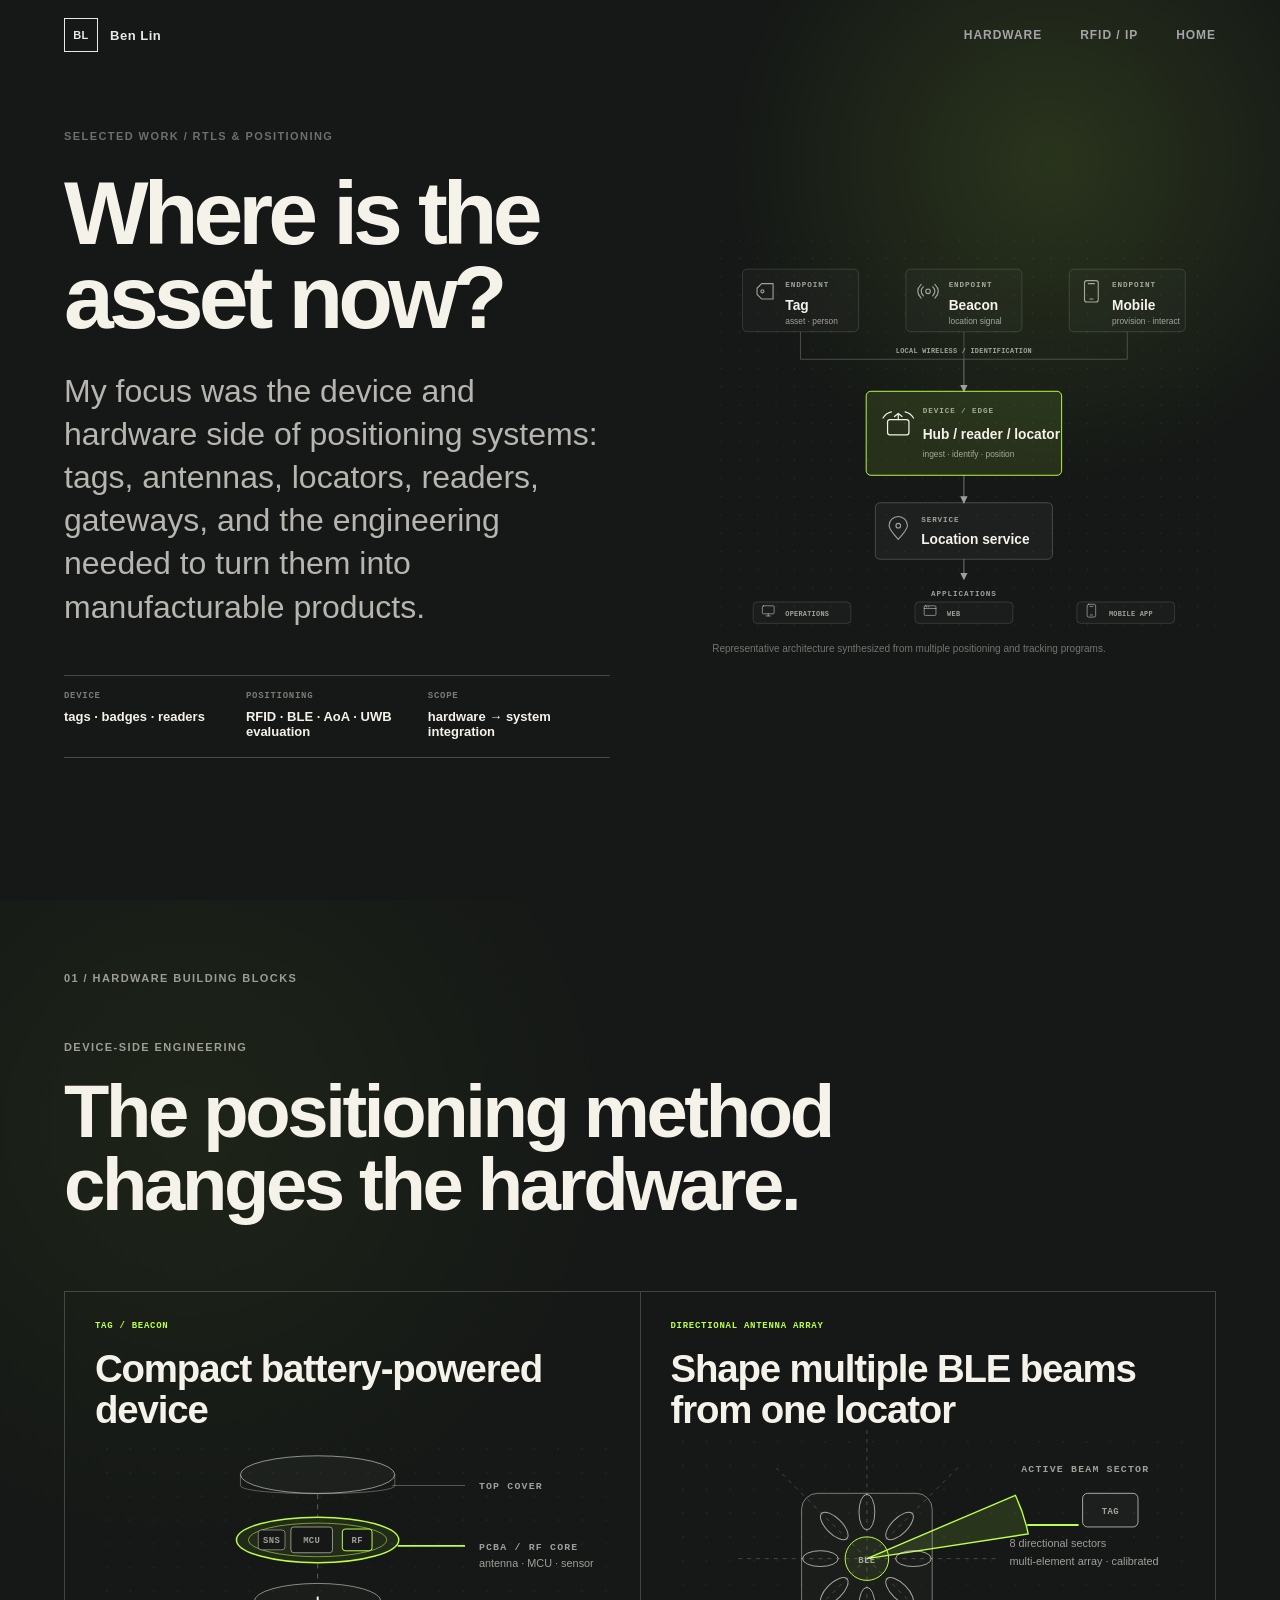
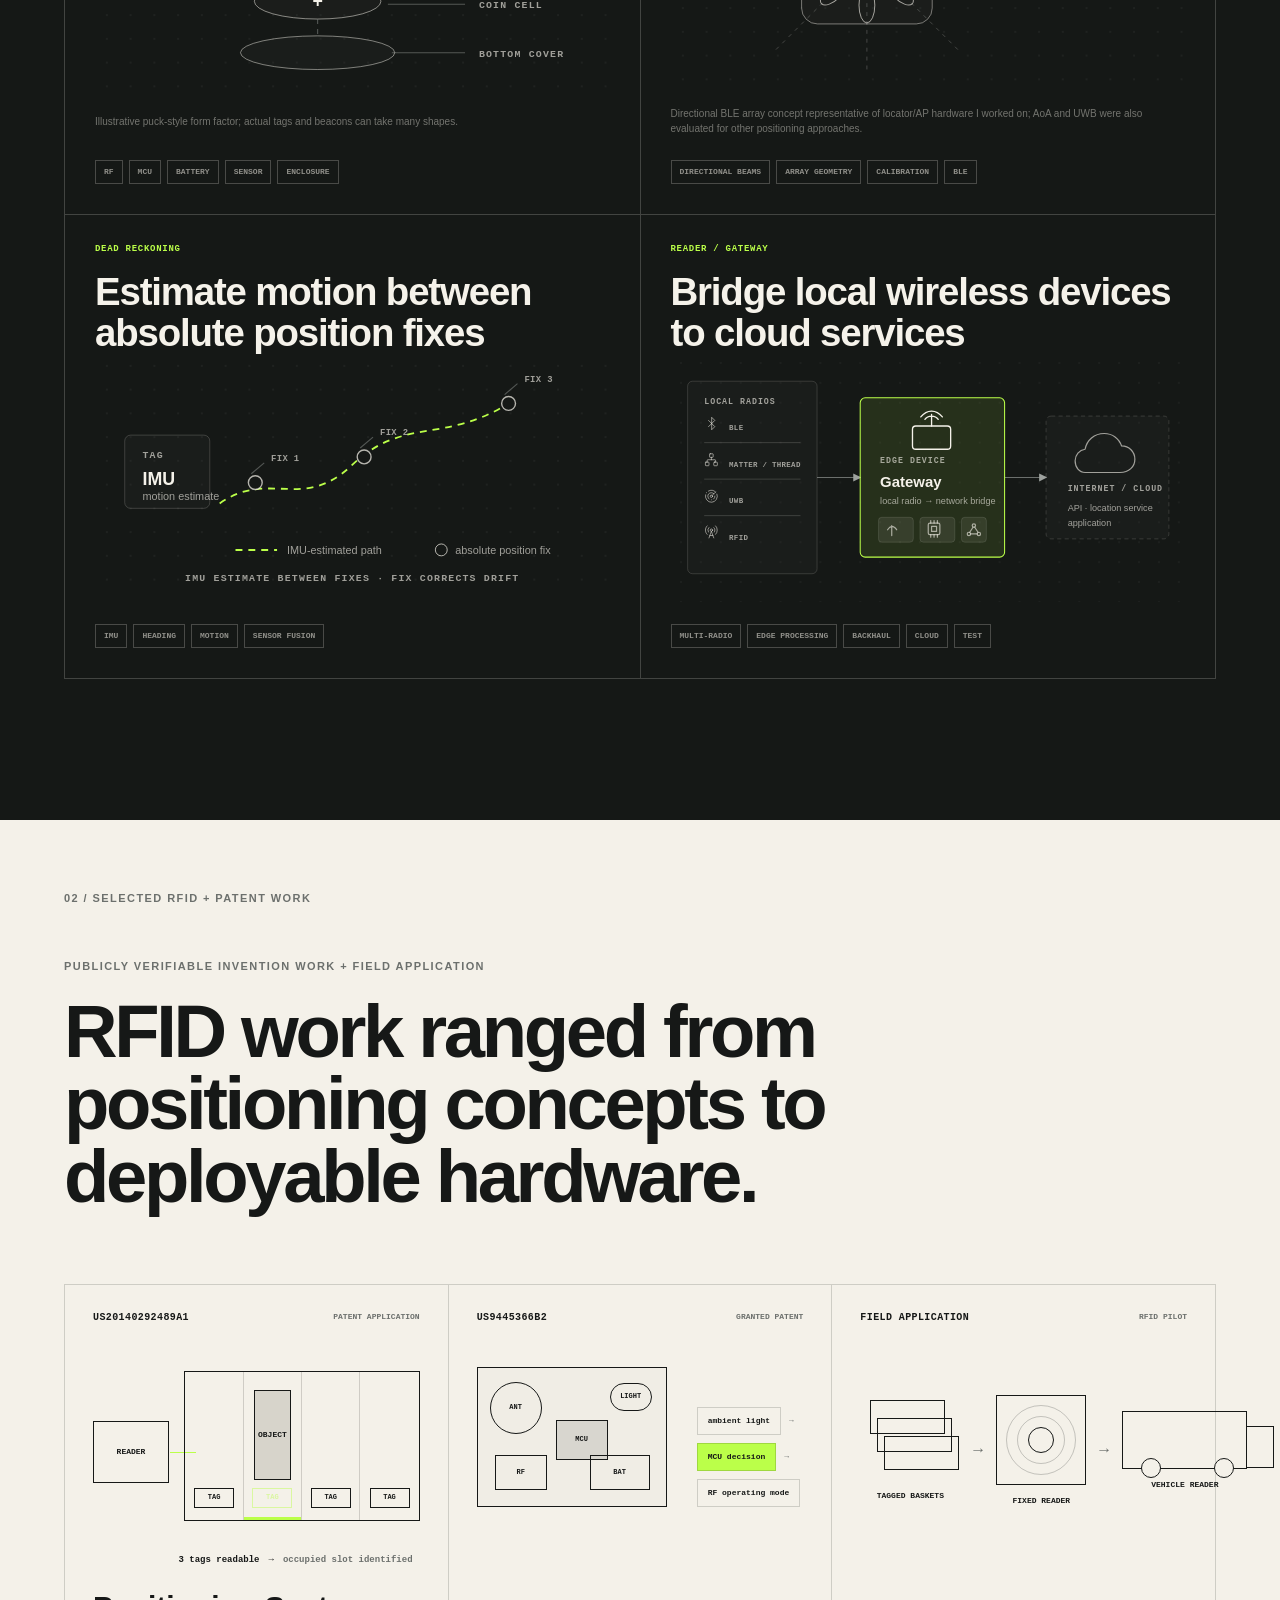
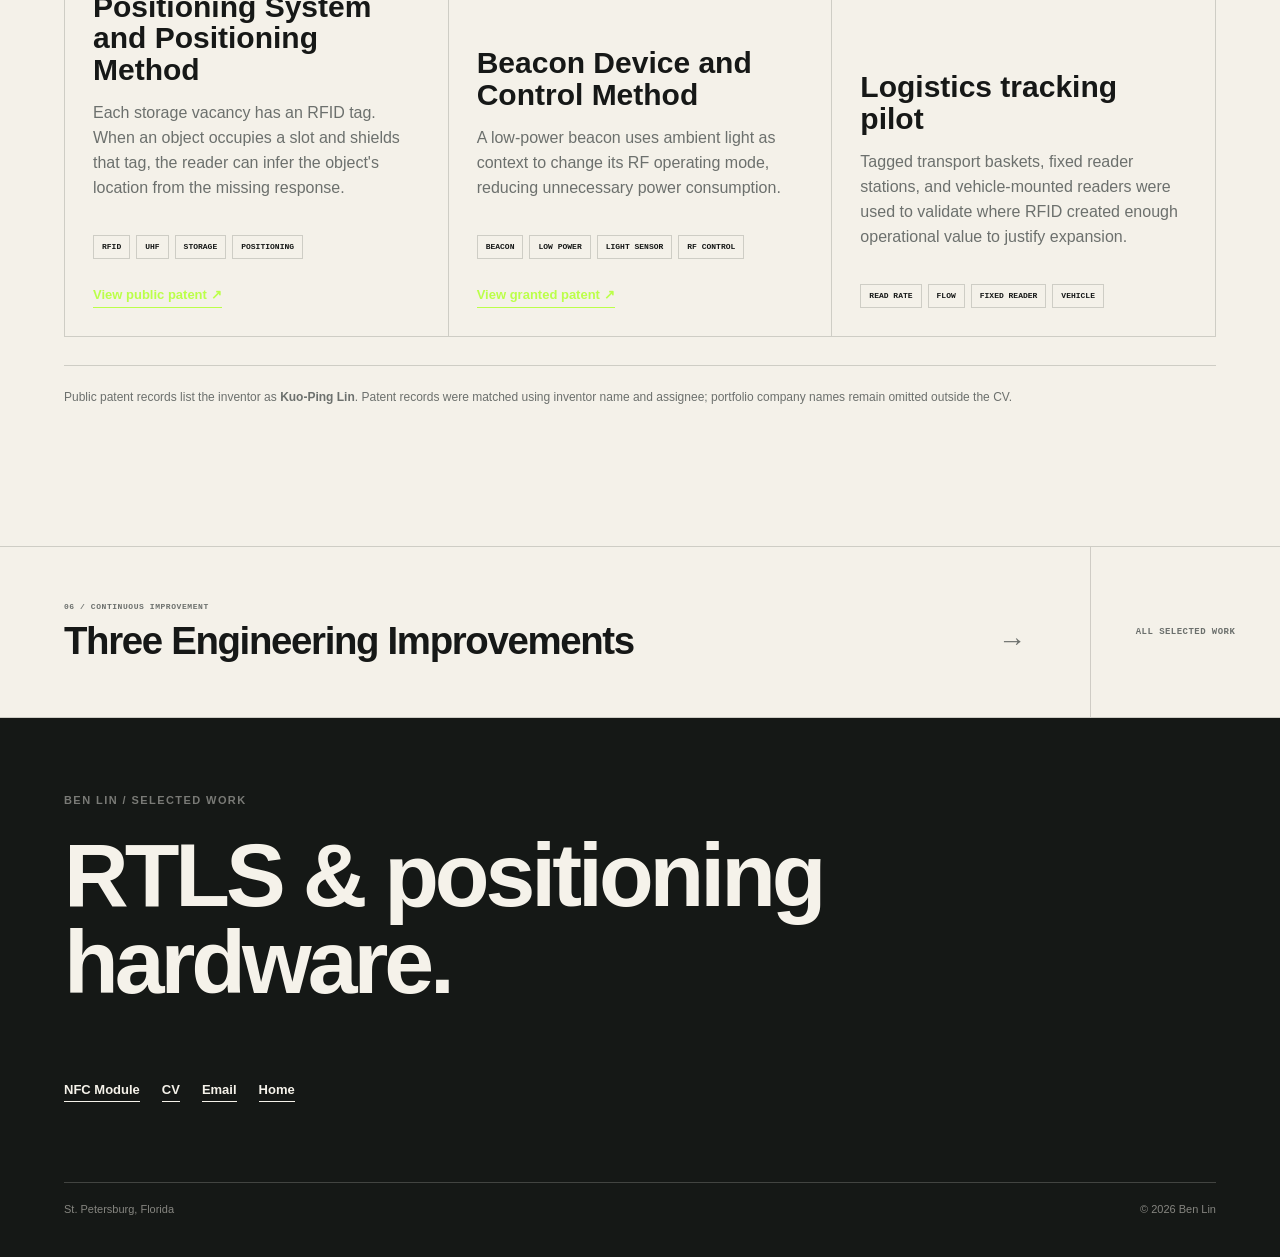
<file: connected-positioning.html>
<!DOCTYPE html>
<html lang="en">
<head>
  <meta charset="UTF-8" />
  <meta name="viewport" content="width=device-width, initial-scale=1.0" />
  <title>RTLS & Positioning — Ben Lin</title>
  <meta name="description" content="A hardware-focused RTLS portfolio case covering tags, readers, AoA antenna arrays, dead reckoning, RFID, field pilots, and patented positioning concepts." />
  <meta name="theme-color" content="#151816" />
  <link rel="canonical" href="https://benlatrobe.github.io/connected-positioning.html" />
  <meta property="og:title" content="RTLS & Positioning — Ben Lin" />
  <meta property="og:description" content="Device and hardware architecture for RTLS and positioning: tags, readers, antenna arrays, dead reckoning, RFID and invention work." />
  <meta property="og:type" content="website" />
  <meta property="og:image" content="https://benlatrobe.github.io/assets/og/portfolio-preview.jpg" />
  <meta property="og:image:width" content="600" />
  <meta property="og:image:height" content="315" />
  <meta property="og:image:alt" content="Ben Lin engineering portfolio — product, engineering, factory, and AI systems." />
  <meta name="twitter:card" content="summary_large_image" />
  <meta name="twitter:image" content="https://benlatrobe.github.io/assets/og/portfolio-preview.jpg" />
  <link rel="icon" href="favicon.svg" type="image/svg+xml" />
  <link rel="manifest" href="site.webmanifest" />
  <link rel="stylesheet" href="styles.css" />
</head>
<body class="case-page connected-case-page rtls-page rtls-hw-page rtls-v2-page">
  <a class="skip-link" href="#top">Skip to content</a>
  <div class="progress" aria-hidden="true"><span id="progressBar"></span></div>

  <header class="site-header">
    <a class="brand" href="index.html"><span class="brand-mark">BL</span><span class="brand-name">Ben Lin</span></a>
    <nav class="nav">
      <a href="#hardware">Hardware</a>
      <a href="#rfid">RFID / IP</a>
      <a href="index.html#work">Home</a>
    </nav>
  </header>

  <main id="top">
    <section class="case-hero section rtls-hero">
      <div class="case-hero-inner">
        <div class="case-intro reveal">
          <p class="eyebrow">Selected work / RTLS & positioning</p>
          <h1>Where is the asset now?</h1>
          <p class="case-deck">My focus was the device and hardware side of positioning systems: tags, antennas, locators, readers, gateways, and the engineering needed to turn them into manufacturable products.</p>

          <div class="case-meta">
            <div><span>DEVICE</span><strong>tags · badges · readers</strong></div>
            <div><span>POSITIONING</span><strong>RFID · BLE · AoA · UWB evaluation</strong></div>
            <div><span>SCOPE</span><strong>hardware → system integration</strong></div>
          </div>
        </div>

        <div class="editorial-diagram diagram-dark reveal rtls-architecture-diagram" aria-label="Representative RTLS application architecture">
          <svg viewBox="0 0 660 520" role="img" aria-labelledby="rtls-arch-title rtls-arch-desc">
            <title id="rtls-arch-title">Representative RTLS architecture</title>
            <desc id="rtls-arch-desc">Tags, beacons, and mobile devices connect into a shared local wireless and identification layer, then into a hub, reader, or locator. Position data flows to a location service and then to operations, web, and mobile applications.</desc>
            <defs>
              <pattern id="rtlsDots" width="24" height="24" patternUnits="userSpaceOnUse">
                <circle class="dd-grid-dot" cx="12" cy="12" r="0.8"></circle>
              </pattern>
              <marker id="rtlsArrow" markerWidth="7" markerHeight="7" refX="6" refY="3.5" orient="auto">
                <path d="M0,0 L7,3.5 L0,7 Z" fill="#9da19e"></path>
              </marker>
            </defs>

            <rect x="0" y="0" width="660" height="520" fill="url(#rtlsDots)"></rect>

            <!-- Endpoints feed a common local radio / ID bus. -->
            <path class="dd-connector-muted" d="M116 132 V168"></path>
            <path class="dd-connector-muted" d="M330 132 V168"></path>
            <path class="dd-connector-muted" d="M544 132 V168"></path>
            <path class="dd-connector-muted" d="M116 168 H544"></path>
            <path class="dd-connector" d="M330 168 V210" marker-end="url(#rtlsArrow)"></path>

            <text class="dd-tech" x="330" y="160" text-anchor="middle">LOCAL WIRELESS / IDENTIFICATION</text>

            <path class="dd-connector" d="M330 320 V356" marker-end="url(#rtlsArrow)"></path>
            <path class="dd-connector" d="M330 430 V456" marker-end="url(#rtlsArrow)"></path>

            <g>
              <rect class="dd-node-soft" x="40" y="50" width="152" height="82" rx="6"></rect>
              <g class="dd-icon-muted" transform="translate(58 69)">
                <path d="M1 6 L7 0 H22 V20 H7 L1 14 Z"></path>
                <circle cx="8" cy="10" r="2"></circle>
              </g>
              <text class="dd-eyebrow" x="96" y="74">ENDPOINT</text>
              <text class="dd-title" x="96" y="104">Tag</text>
              <text class="dd-copy" x="96" y="122">asset · person</text>
            </g>

            <g>
              <rect class="dd-node-soft" x="254" y="50" width="152" height="82" rx="6"></rect>
              <g class="dd-icon-muted" transform="translate(272 69)">
                <circle cx="11" cy="10" r="3"></circle>
                <path d="M5 4 C1 8 1 12 5 16 M17 4 C21 8 21 12 17 16"></path>
                <path d="M2 1 C-4 7 -4 13 2 19 M20 1 C26 7 26 13 20 19"></path>
              </g>
              <text class="dd-eyebrow" x="310" y="74">ENDPOINT</text>
              <text class="dd-title" x="310" y="104">Beacon</text>
              <text class="dd-copy" x="310" y="122">location signal</text>
            </g>

            <g>
              <rect class="dd-node-soft" x="468" y="50" width="152" height="82" rx="6"></rect>
              <g class="dd-icon-muted" transform="translate(486 65)">
                <rect x="2" y="0" width="18" height="28" rx="3"></rect>
                <path d="M7 4 H15 M9 24 H13"></path>
              </g>
              <text class="dd-eyebrow" x="524" y="74">ENDPOINT</text>
              <text class="dd-title" x="524" y="104">Mobile</text>
              <text class="dd-copy" x="524" y="122">provision · interact</text>
            </g>

            <g>
              <rect class="dd-node-accent" x="202" y="210" width="256" height="110" rx="6"></rect>
              <g class="dd-icon" transform="translate(224 237)">
                <rect x="6" y="10" width="28" height="20" rx="3"></rect>
                <path d="M20 10 V2 M15 6 L20 2 L25 6"></path>
                <path d="M0 8 C3 3 7 1 11 0 M40 8 C37 3 33 1 29 0"></path>
              </g>
              <text class="dd-eyebrow" x="276" y="238">DEVICE / EDGE</text>
              <text class="dd-title" x="276" y="272">Hub / reader / locator</text>
              <text class="dd-copy" x="276" y="296">ingest · identify · position</text>
            </g>

            <g>
              <rect class="dd-node" x="214" y="356" width="232" height="74" rx="6"></rect>
              <g class="dd-icon-muted" transform="translate(232 378)">
                <path d="M12 26 C4 17 0 12 0 8 A12 12 0 0 1 24 8 C24 12 20 17 12 26 Z"></path>
                <circle cx="12" cy="8" r="3"></circle>
              </g>
              <text class="dd-eyebrow" x="274" y="381">SERVICE</text>
              <text class="dd-title" x="274" y="410">Location service</text>
            </g>

            <text class="dd-eyebrow" x="330" y="478" text-anchor="middle">APPLICATIONS</text>

            <g>
              <rect class="dd-node-soft" x="54" y="486" width="128" height="28" rx="5"></rect>
              <g class="dd-icon-muted" transform="translate(66 491) scale(.7)">
                <rect x="0" y="0" width="22" height="15" rx="2"></rect>
                <path d="M7 19 H15 M11 15 V19"></path>
              </g>
              <text class="dd-tech" x="96" y="504">OPERATIONS</text>
            </g>

            <g>
              <rect class="dd-node-soft" x="266" y="486" width="128" height="28" rx="5"></rect>
              <g class="dd-icon-muted" transform="translate(278 491) scale(.7)">
                <rect x="0" y="0" width="22" height="18" rx="2"></rect>
                <path d="M0 5 H22 M4 2 H5 M8 2 H9"></path>
              </g>
              <text class="dd-tech" x="308" y="504">WEB</text>
            </g>

            <g>
              <rect class="dd-node-soft" x="478" y="486" width="128" height="28" rx="5"></rect>
              <g class="dd-icon-muted" transform="translate(490 489) scale(.7)">
                <rect x="2" y="0" width="16" height="24" rx="3"></rect>
                <path d="M7 4 H13 M8 20 H12"></path>
              </g>
              <text class="dd-tech" x="520" y="504">MOBILE APP</text>
            </g>
          </svg>
          <small class="rtls-app-note">Representative architecture synthesized from multiple positioning and tracking programs.</small>
        </div>
      </div>
    </section>

    <section id="hardware" class="section section-dark rtls-hardware-section">
      <div class="section-index">01 / HARDWARE BUILDING BLOCKS</div>
      <div class="section-heading reveal">
        <p class="kicker">Device-side engineering</p>
        <h2>The positioning method changes the hardware.</h2>
      </div>

      <div class="rtls-hardware-grid rtls-hardware-grid-v2">
        <article class="rtls-hardware-card reveal">
          <span>TAG / BEACON</span>
          <h3>Compact battery-powered device</h3>
          <div class="editorial-diagram diagram-dark rtls-hardware-diagram">
            <svg viewBox="0 0 520 260" role="img" aria-labelledby="tag-hw-title tag-hw-desc">
              <title id="tag-hw-title">Representative tag or beacon hardware stack</title>
              <desc id="tag-hw-desc">An illustrative exploded puck-style device with a top enclosure, central PCBA containing antenna, RF, MCU and sensor functions, a coin-cell battery, and a bottom enclosure.</desc>
              <defs>
                <pattern id="tagHwDots" width="24" height="24" patternUnits="userSpaceOnUse">
                  <circle class="dd-grid-dot" cx="12" cy="12" r="0.8"></circle>
                </pattern>
              </defs>
              <rect x="0" y="0" width="520" height="260" fill="url(#tagHwDots)"></rect>

              <path class="dd-connector-muted" d="M300 49 H374"></path>
              <path class="dd-connector-accent" d="M306 110 H374"></path>
              <path class="dd-connector-muted" d="M296 169 H374"></path>
              <path class="dd-connector-muted" d="M300 218 H374"></path>

              <g>
                <ellipse cx="225" cy="38" rx="78" ry="19" fill="rgba(245,242,234,.03)" stroke="rgba(245,242,234,.55)"></ellipse>
                <path d="M147 38 V49 C147 60 303 60 303 49 V38" fill="none" stroke="rgba(245,242,234,.32)"></path>
              </g>

              <g>
                <ellipse cx="225" cy="104" rx="82" ry="23" fill="rgba(187,255,73,.08)" stroke="#bbff49" stroke-width="1.5"></ellipse>
                <ellipse cx="225" cy="104" rx="70" ry="17" fill="none" stroke="rgba(187,255,73,.55)"></ellipse>
                <rect x="198" y="91" width="42" height="26" rx="3" fill="#151816" stroke="rgba(245,242,234,.55)"></rect>
                <text class="dd-tech" x="219" y="107" text-anchor="middle">MCU</text>
                <rect x="250" y="93" width="30" height="22" rx="3" fill="#151816" stroke="#bbff49"></rect>
                <text class="dd-tech dd-accent-text" x="265" y="107" text-anchor="middle">RF</text>
                <rect x="165" y="94" width="27" height="20" rx="3" fill="#151816" stroke="rgba(245,242,234,.45)"></rect>
                <text class="dd-tech" x="178.5" y="107" text-anchor="middle">SNS</text>
              </g>

              <g>
                <ellipse cx="225" cy="166" rx="64" ry="18" fill="rgba(245,242,234,.025)" stroke="rgba(245,242,234,.52)"></ellipse>
                <text class="dd-title" x="225" y="172" text-anchor="middle">+</text>
              </g>

              <g>
                <ellipse cx="225" cy="218" rx="78" ry="17" fill="rgba(245,242,234,.02)" stroke="rgba(245,242,234,.48)"></ellipse>
              </g>

              <text class="dd-eyebrow" x="388" y="53">TOP COVER</text>
              <text class="dd-eyebrow dd-accent-text" x="388" y="114">PCBA / RF CORE</text>
              <text class="dd-copy" x="388" y="131">antenna · MCU · sensor</text>
              <text class="dd-eyebrow" x="388" y="173">COIN CELL</text>
              <text class="dd-eyebrow" x="388" y="222">BOTTOM COVER</text>

              <path class="dd-connector-dashed" d="M225 58 V80 M225 128 V146 M225 184 V201"></path>
            </svg>
          </div>
          <p class="hardware-visual-note">Illustrative puck-style form factor; actual tags and beacons can take many shapes.</p>
          <div class="rtls-tags"><small>RF</small><small>MCU</small><small>battery</small><small>sensor</small><small>enclosure</small></div>
        </article>

        <article class="rtls-hardware-card reveal">
          <span>DIRECTIONAL ANTENNA ARRAY</span>
          <h3>Shape multiple BLE beams from one locator</h3>
          <div class="editorial-diagram diagram-dark rtls-hardware-diagram">
            <svg viewBox="0 0 520 260" role="img" aria-labelledby="beam-title beam-desc">
              <title id="beam-title">Directional BLE antenna array concept</title>
              <desc id="beam-desc">A locator uses a multi-element antenna array to form directional beam sectors. One active sector is highlighted toward a tag while the other sectors remain contextual.</desc>
              <defs>
                <pattern id="beamDots" width="24" height="24" patternUnits="userSpaceOnUse">
                  <circle class="dd-grid-dot" cx="12" cy="12" r="0.8"></circle>
                </pattern>
              </defs>
              <rect x="0" y="0" width="520" height="260" fill="url(#beamDots)"></rect>

              <g transform="translate(198 130)">
                <path d="M0 0 L150 -64 A163 163 0 0 1 163 -25 Z" fill="rgba(187,255,73,.12)" stroke="#bbff49" stroke-width="1.4"></path>

                <path d="M0 0 L0 -132" stroke="rgba(245,242,234,.22)" stroke-dasharray="4 5"></path>
                <path d="M0 0 L93 -93" stroke="rgba(245,242,234,.22)" stroke-dasharray="4 5"></path>
                <path d="M0 0 L132 0" stroke="rgba(245,242,234,.22)" stroke-dasharray="4 5"></path>
                <path d="M0 0 L93 93" stroke="rgba(245,242,234,.22)" stroke-dasharray="4 5"></path>
                <path d="M0 0 L0 112" stroke="rgba(245,242,234,.22)" stroke-dasharray="4 5"></path>
                <path d="M0 0 L-93 93" stroke="rgba(245,242,234,.22)" stroke-dasharray="4 5"></path>
                <path d="M0 0 L-132 0" stroke="rgba(245,242,234,.22)" stroke-dasharray="4 5"></path>
                <path d="M0 0 L-93 -93" stroke="rgba(245,242,234,.22)" stroke-dasharray="4 5"></path>

                <rect x="-66" y="-66" width="132" height="132" rx="16" fill="rgba(245,242,234,.025)" stroke="rgba(245,242,234,.45)"></rect>
                <circle cx="0" cy="0" r="22" fill="rgba(187,255,73,.07)" stroke="#bbff49"></circle>

                <g fill="none" stroke="rgba(245,242,234,.64)">
                  <ellipse cx="0" cy="-47" rx="8" ry="18"></ellipse>
                  <ellipse cx="33" cy="-33" rx="8" ry="18" transform="rotate(45 33 -33)"></ellipse>
                  <ellipse cx="47" cy="0" rx="8" ry="18" transform="rotate(90 47 0)"></ellipse>
                  <ellipse cx="33" cy="33" rx="8" ry="18" transform="rotate(135 33 33)"></ellipse>
                  <ellipse cx="0" cy="47" rx="8" ry="18"></ellipse>
                  <ellipse cx="-33" cy="33" rx="8" ry="18" transform="rotate(45 -33 33)"></ellipse>
                  <ellipse cx="-47" cy="0" rx="8" ry="18" transform="rotate(90 -47 0)"></ellipse>
                  <ellipse cx="-33" cy="-33" rx="8" ry="18" transform="rotate(135 -33 -33)"></ellipse>
                </g>
              </g>

              <text class="dd-tech dd-accent-text" x="198" y="134" text-anchor="middle">BLE</text>

              <g>
                <rect x="416" y="64" width="56" height="34" rx="5" fill="rgba(245,242,234,.03)" stroke="rgba(245,242,234,.65)"></rect>
                <text class="dd-tech" x="444" y="85" text-anchor="middle">TAG</text>
                <path class="dd-connector-accent" d="M360 96 H412"></path>
              </g>

              <text class="dd-eyebrow dd-accent-text" x="354" y="42">ACTIVE BEAM SECTOR</text>
              <text class="dd-copy" x="342" y="118">8 directional sectors</text>
              <text class="dd-copy" x="342" y="136">multi-element array · calibrated</text>
            </svg>
          </div>
          <p class="hardware-visual-note">Directional BLE array concept representative of locator/AP hardware I worked on; AoA and UWB were also evaluated for other positioning approaches.</p>
          <div class="rtls-tags"><small>directional beams</small><small>array geometry</small><small>calibration</small><small>BLE</small></div>
        </article>

        <article class="rtls-hardware-card reveal">
          <span>DEAD RECKONING</span>
          <h3>Estimate motion between absolute position fixes</h3>
          <div class="editorial-diagram diagram-dark rtls-hardware-diagram">
            <svg viewBox="0 0 520 250" role="img" aria-labelledby="dr-title dr-desc">
              <title id="dr-title">Dead-reckoning motion estimate between position fixes</title>
              <desc id="dr-desc">An IMU estimates motion between absolute radio or positioning fixes. The estimated path is highlighted while neutral fix points periodically correct accumulated drift.</desc>
              <defs>
                <pattern id="drDots" width="24" height="24" patternUnits="userSpaceOnUse">
                  <circle class="dd-grid-dot" cx="12" cy="12" r="0.8"></circle>
                </pattern>
              </defs>
              <rect x="0" y="0" width="520" height="250" fill="url(#drDots)"></rect>

              <g>
                <rect class="dd-node-soft" x="30" y="82" width="86" height="74" rx="6"></rect>
                <text class="dd-eyebrow" x="48" y="105">TAG</text>
                <text class="dd-title" x="48" y="132">IMU</text>
                <text class="dd-copy" x="48" y="148">motion estimate</text>
              </g>

              <path class="dd-connector-accent" d="M126 151 C176 116, 210 160, 260 112 C312 63, 352 91, 418 50" stroke-dasharray="7 6"></path>

              <g fill="#151816" stroke="rgba(245,242,234,.72)" stroke-width="1.4">
                <circle cx="162" cy="130" r="7"></circle>
                <circle cx="272" cy="104" r="7"></circle>
                <circle cx="418" cy="50" r="7"></circle>
              </g>

              <path class="dd-connector-muted" d="M158 121 L171 110"></path>
              <path class="dd-connector-muted" d="M268 95 L281 84"></path>
              <path class="dd-connector-muted" d="M414 41 L427 30"></path>

              <text class="dd-tech" x="178" y="108">FIX 1</text>
              <text class="dd-tech" x="288" y="82">FIX 2</text>
              <text class="dd-tech" x="434" y="28">FIX 3</text>

              <g>
                <line x1="142" y1="198" x2="184" y2="198" stroke="#bbff49" stroke-width="2" stroke-dasharray="7 6"></line>
                <text class="dd-copy" x="194" y="202">IMU-estimated path</text>
                <circle cx="350" cy="198" r="6" fill="#151816" stroke="rgba(245,242,234,.72)"></circle>
                <text class="dd-copy" x="364" y="202">absolute position fix</text>
              </g>

              <text class="dd-eyebrow dd-accent-text" x="260" y="229" text-anchor="middle">IMU ESTIMATE BETWEEN FIXES · FIX CORRECTS DRIFT</text>
            </svg>
          </div>
          <div class="rtls-tags"><small>IMU</small><small>heading</small><small>motion</small><small>sensor fusion</small></div>
        </article>

        <article class="rtls-hardware-card reveal">
          <span>READER / GATEWAY</span>
          <h3>Bridge local wireless devices to cloud services</h3>
          <div class="editorial-diagram diagram-dark gateway-role-diagram">
            <svg viewBox="0 0 620 300" role="img" aria-labelledby="gateway-title gateway-desc">
              <title id="gateway-title">Gateway system role</title>
              <desc id="gateway-desc">BLE, Matter or Thread, UWB, and RFID radios connect into a gateway. The gateway combines RF, compute, and network functions and bridges local devices to Internet and cloud services.</desc>
              <defs>
                <pattern id="gatewayDots" width="24" height="24" patternUnits="userSpaceOnUse">
                  <circle class="dd-grid-dot" cx="12" cy="12" r="0.8"></circle>
                </pattern>
                <marker id="gatewayArrow" markerWidth="7" markerHeight="7" refX="6" refY="3.5" orient="auto">
                  <path d="M0,0 L7,3.5 L0,7 Z" fill="#9da19e"></path>
                </marker>
              </defs>
              <rect x="0" y="0" width="620" height="300" fill="url(#gatewayDots)"></rect>

              <path class="dd-connector" d="M176 150 H228" marker-end="url(#gatewayArrow)"></path>
              <path class="dd-connector" d="M402 150 H452" marker-end="url(#gatewayArrow)"></path>

              <g>
                <rect class="dd-node-soft" x="20" y="34" width="156" height="232" rx="6"></rect>
                <text class="dd-eyebrow" x="40" y="61">LOCAL RADIOS</text>

                <g>
                  <g class="dd-icon-muted" transform="translate(40 76) scale(.75)">
                    <path d="m7 7 10 10-5 5V2l5 5L7 17"></path>
                  </g>
                  <text class="dd-tech" x="70" y="93">BLE</text>
                </g>
                <line class="dd-rule" x1="40" y1="108" x2="156" y2="108"></line>

                <g>
                  <g class="dd-icon-muted" transform="translate(40 120) scale(.72)">
                    <rect x="16" y="16" width="6" height="6" rx="1"></rect>
                    <rect x="2" y="16" width="6" height="6" rx="1"></rect>
                    <rect x="9" y="2" width="6" height="6" rx="1"></rect>
                    <path d="M5 16v-3a1 1 0 0 1 1-1h12a1 1 0 0 1 1 1v3"></path>
                    <path d="M12 12V8"></path>
                  </g>
                  <text class="dd-tech" x="70" y="137">MATTER / THREAD</text>
                </g>
                <line class="dd-rule" x1="40" y1="152" x2="156" y2="152"></line>

                <g>
                  <g class="dd-icon-muted" transform="translate(40 164) scale(.72)">
                    <path d="M19.07 4.93A10 10 0 0 0 6.99 3.34"></path>
                    <path d="M4 6h.01"></path>
                    <path d="M2.29 9.62A10 10 0 1 0 21.31 8.35"></path>
                    <path d="M16.24 7.76A6 6 0 1 0 8.23 16.67"></path>
                    <path d="M12 18h.01"></path>
                    <path d="M17.99 11.66A6 6 0 0 1 15.77 16.67"></path>
                    <circle cx="12" cy="12" r="2"></circle>
                    <path d="m13.41 10.59 5.66-5.66"></path>
                  </g>
                  <text class="dd-tech" x="70" y="181">UWB</text>
                </g>
                <line class="dd-rule" x1="40" y1="196" x2="156" y2="196"></line>

                <g>
                  <g class="dd-icon-muted" transform="translate(40 207) scale(.72)">
                    <path d="M4.9 16.1C1 12.2 1 5.8 4.9 1.9"></path>
                    <path d="M7.8 4.7a6.14 6.14 0 0 0-.8 7.5"></path>
                    <circle cx="12" cy="9" r="2"></circle>
                    <path d="M16.2 4.8c2 2 2.26 5.11.8 7.47"></path>
                    <path d="M19.1 1.9a9.96 9.96 0 0 1 0 14.1"></path>
                    <path d="M9.5 18h5"></path>
                    <path d="m8 22 4-11 4 11"></path>
                  </g>
                  <text class="dd-tech" x="70" y="225">RFID</text>
                </g>
              </g>

              <g>
                <rect class="dd-node-accent" x="228" y="54" width="174" height="192" rx="6"></rect>
                <g class="dd-icon" transform="translate(287 70)">
                  <rect x="4" y="18" width="46" height="28" rx="4"></rect>
                  <path d="M27 18 V4 M19 10 C21 7 24 6 27 6 C30 6 33 7 35 10"></path>
                  <path d="M14 7 C18 2 22 0 27 0 C32 0 36 2 40 7"></path>
                </g>
                <text class="dd-eyebrow" x="252" y="132">EDGE DEVICE</text>
                <text class="dd-title" x="252" y="162">Gateway</text>
                <text class="dd-copy" x="252" y="182">local radio → network bridge</text>

                <rect class="dd-chip" x="250" y="198" width="42" height="30" rx="4"></rect>
                <rect class="dd-chip" x="300" y="198" width="42" height="30" rx="4"></rect>
                <rect class="dd-chip" x="350" y="198" width="30" height="30" rx="4"></rect>

                <g class="dd-icon-muted" transform="translate(258 204)">
                  <path d="M8 16 V4 M3 9 C5 6 7 5 8 5 C10 5 12 6 14 9"></path>
                </g>
                <g class="dd-icon-muted" transform="translate(309 204)">
                  <rect x="1" y="1" width="14" height="14" rx="2"></rect>
                  <path d="M5 5 H11 V11 H5 Z M4 -2 V1 M8 -2 V1 M12 -2 V1 M4 15 V18 M8 15 V18 M12 15 V18"></path>
                </g>
                <g class="dd-icon-muted" transform="translate(357 205)">
                  <circle cx="8" cy="3" r="2"></circle>
                  <circle cx="2" cy="13" r="2"></circle>
                  <circle cx="14" cy="13" r="2"></circle>
                  <path d="M7 5 L3 11 M9 5 L13 11 M4 13 H12"></path>
                </g>
              </g>

              <g>
                <rect class="dd-node-soft" x="452" y="76" width="148" height="148" rx="6" stroke-dasharray="5 4"></rect>
                <g class="dd-icon-muted" transform="translate(487 96)">
                  <path d="M12 48 H54 C65 48 72 41 72 32 C72 23 65 16 56 16 C53 7 45 1 35 1 C23 1 14 9 12 20 C5 21 0 27 0 34 C0 42 5 48 12 48 Z"></path>
                </g>
                <text class="dd-eyebrow" x="478" y="166">INTERNET / CLOUD</text>
                <text class="dd-copy" x="478" y="190">API · location service</text>
                <text class="dd-copy" x="478" y="208">application</text>
              </g>
            </svg>
          </div>
          <div class="rtls-tags"><small>multi-radio</small><small>edge processing</small><small>backhaul</small><small>cloud</small><small>test</small></div>
        </article>
      </div>
    </section>

    <section id="rfid" class="section case-light rtls-rfid-section">
      <div class="section-index">02 / SELECTED RFID + PATENT WORK</div>
      <div class="section-heading reveal">
        <p class="kicker">Publicly verifiable invention work + field application</p>
        <h2>RFID work ranged from positioning concepts to deployable hardware.</h2>
      </div>

      <div class="rfid-ip-grid rfid-patent-grid rfid-patent-grid-v2">
        <article class="rfid-ip-card patent-case-card reveal">
          <div class="patent-meta">
            <span>US20140292489A1</span>
            <small>PATENT APPLICATION</small>
          </div>

          <div class="patent-rack-visual-v2">
            <div class="rack-reader-v2">
              <span>READER</span>
              <i></i>
            </div>

            <div class="rack-shelf-v2">
              <div class="rack-slot-v2">
                <span class="rack-tag-v2">TAG</span>
              </div>
              <div class="rack-slot-v2 occupied-slot">
                <span class="rack-tag-v2 hidden-tag">TAG</span>
                <div class="rack-object-v2">OBJECT</div>
              </div>
              <div class="rack-slot-v2">
                <span class="rack-tag-v2">TAG</span>
              </div>
              <div class="rack-slot-v2">
                <span class="rack-tag-v2">TAG</span>
              </div>
            </div>

            <div class="rack-result-v2">
              <span>3 tags readable</span>
              <i>→</i>
              <strong>occupied slot identified</strong>
            </div>
          </div>

          <h3>Positioning System and Positioning Method</h3>
          <p>Each storage vacancy has an RFID tag. When an object occupies a slot and shields that tag, the reader can infer the object's location from the missing response.</p>
          <div class="patent-tags"><span>RFID</span><span>UHF</span><span>storage</span><span>positioning</span></div>
          <a class="project-link" href="https://patents.google.com/patent/US20140292489A1/en" target="_blank" rel="noreferrer">View public patent ↗</a>
        </article>

        <article class="rfid-ip-card patent-case-card reveal">
          <div class="patent-meta">
            <span>US9445366B2</span>
            <small>GRANTED PATENT</small>
          </div>

          <div class="beacon-patent-visual-v2">
            <div class="beacon-device-v2">
              <div class="beacon-ant-v2">ANT</div>
              <div class="beacon-light-v2">LIGHT</div>
              <div class="beacon-mcu-v2">MCU</div>
              <div class="beacon-rf-v2">RF</div>
              <div class="beacon-batt-v2">BAT</div>
            </div>
            <div class="beacon-control-flow-v2">
              <span>ambient light</span><i>→</i><strong>MCU decision</strong><i>→</i><span>RF operating mode</span>
            </div>
          </div>

          <h3>Beacon Device and Control Method</h3>
          <p>A low-power beacon uses ambient light as context to change its RF operating mode, reducing unnecessary power consumption.</p>
          <div class="patent-tags"><span>beacon</span><span>low power</span><span>light sensor</span><span>RF control</span></div>
          <a class="project-link" href="https://patents.google.com/patent/US9445366B2/en" target="_blank" rel="noreferrer">View granted patent ↗</a>
        </article>

        <article class="rfid-ip-card rfid-logistics-card reveal">
          <div class="patent-meta">
            <span>FIELD APPLICATION</span>
            <small>RFID PILOT</small>
          </div>

          <div class="rfid-logistics-visual-v2">
            <div class="logistics-step-v2">
              <div class="basket-stack-v2"><i></i><i></i><i></i></div>
              <span>TAGGED BASKETS</span>
            </div>
            <i>→</i>
            <div class="logistics-step-v2">
              <div class="fixed-reader-v2"><i></i></div>
              <span>FIXED READER</span>
            </div>
            <i>→</i>
            <div class="logistics-step-v2">
              <div class="vehicle-reader-v2"><span></span><i></i><i></i></div>
              <span>VEHICLE READER</span>
            </div>
          </div>

          <h3>Logistics tracking pilot</h3>
          <p>Tagged transport baskets, fixed reader stations, and vehicle-mounted readers were used to validate where RFID created enough operational value to justify expansion.</p>
          <div class="patent-tags"><span>read rate</span><span>flow</span><span>fixed reader</span><span>vehicle</span></div>
        </article>
      </div>

      <p class="patent-identity-note reveal">Public patent records list the inventor as <strong>Kuo-Ping Lin</strong>. Patent records were matched using inventor name and assignee; portfolio company names remain omitted outside the CV.</p>
    </section>

    <section class="case-sequence-nav">
      <a class="case-sequence-next" href="execution-system.html">
        <span>06 / CONTINUOUS IMPROVEMENT</span>
        <strong>Three Engineering Improvements</strong>
        <i>→</i>
      </a>
      <a class="case-sequence-all" href="index.html#work">All selected work</a>
    </section>
  </main>

  <footer id="contact" class="footer">
    <div><p class="footer-label">BEN LIN / SELECTED WORK</p><h2>RTLS & positioning hardware.</h2></div>
    <div class="footer-links"><a href="wireless-module.html">NFC Module</a><a href="cv.html">CV</a><a href="mailto:benlatrobe@gmail.com">Email</a><a href="index.html">Home</a></div>
    <div class="footer-meta"><span>St. Petersburg, Florida</span><span>© <span id="year"></span> Ben Lin</span></div>
  </footer>

  <script src="script.js"></script>
</body>
</html>
</file>
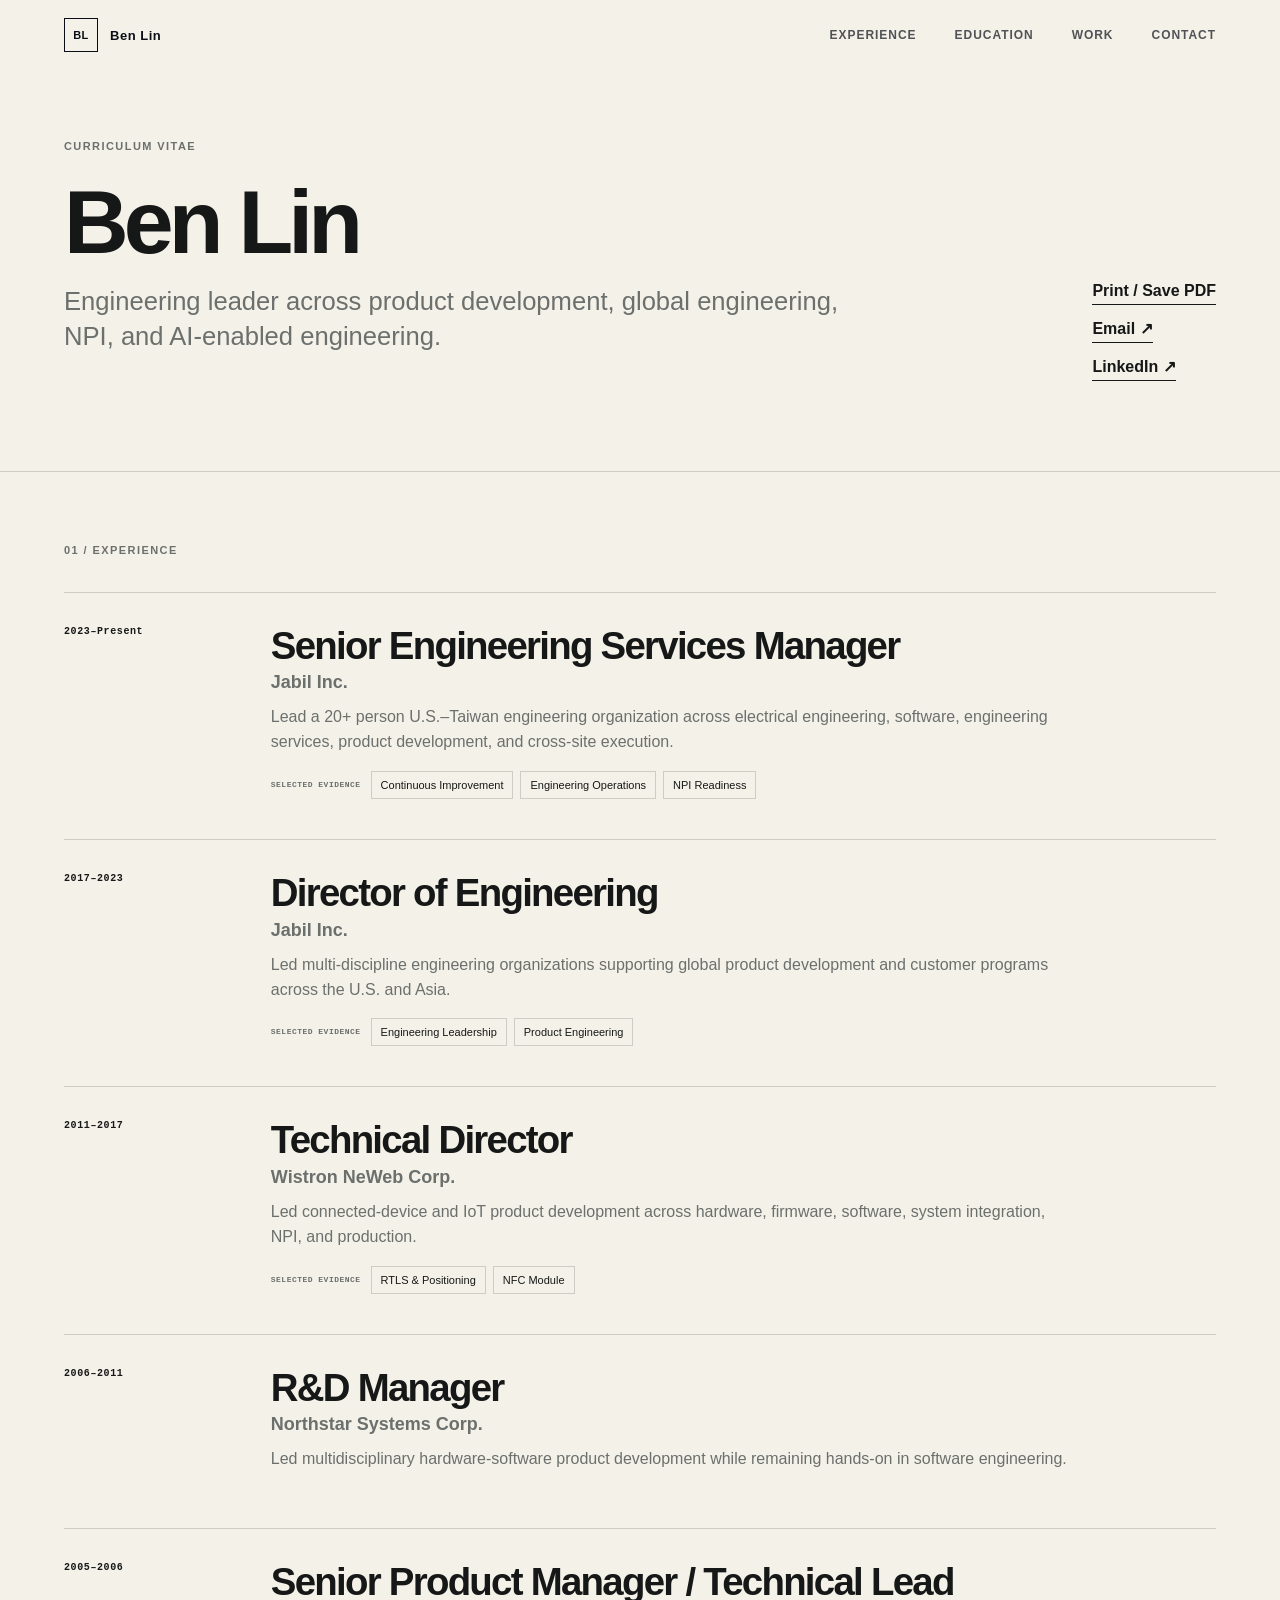
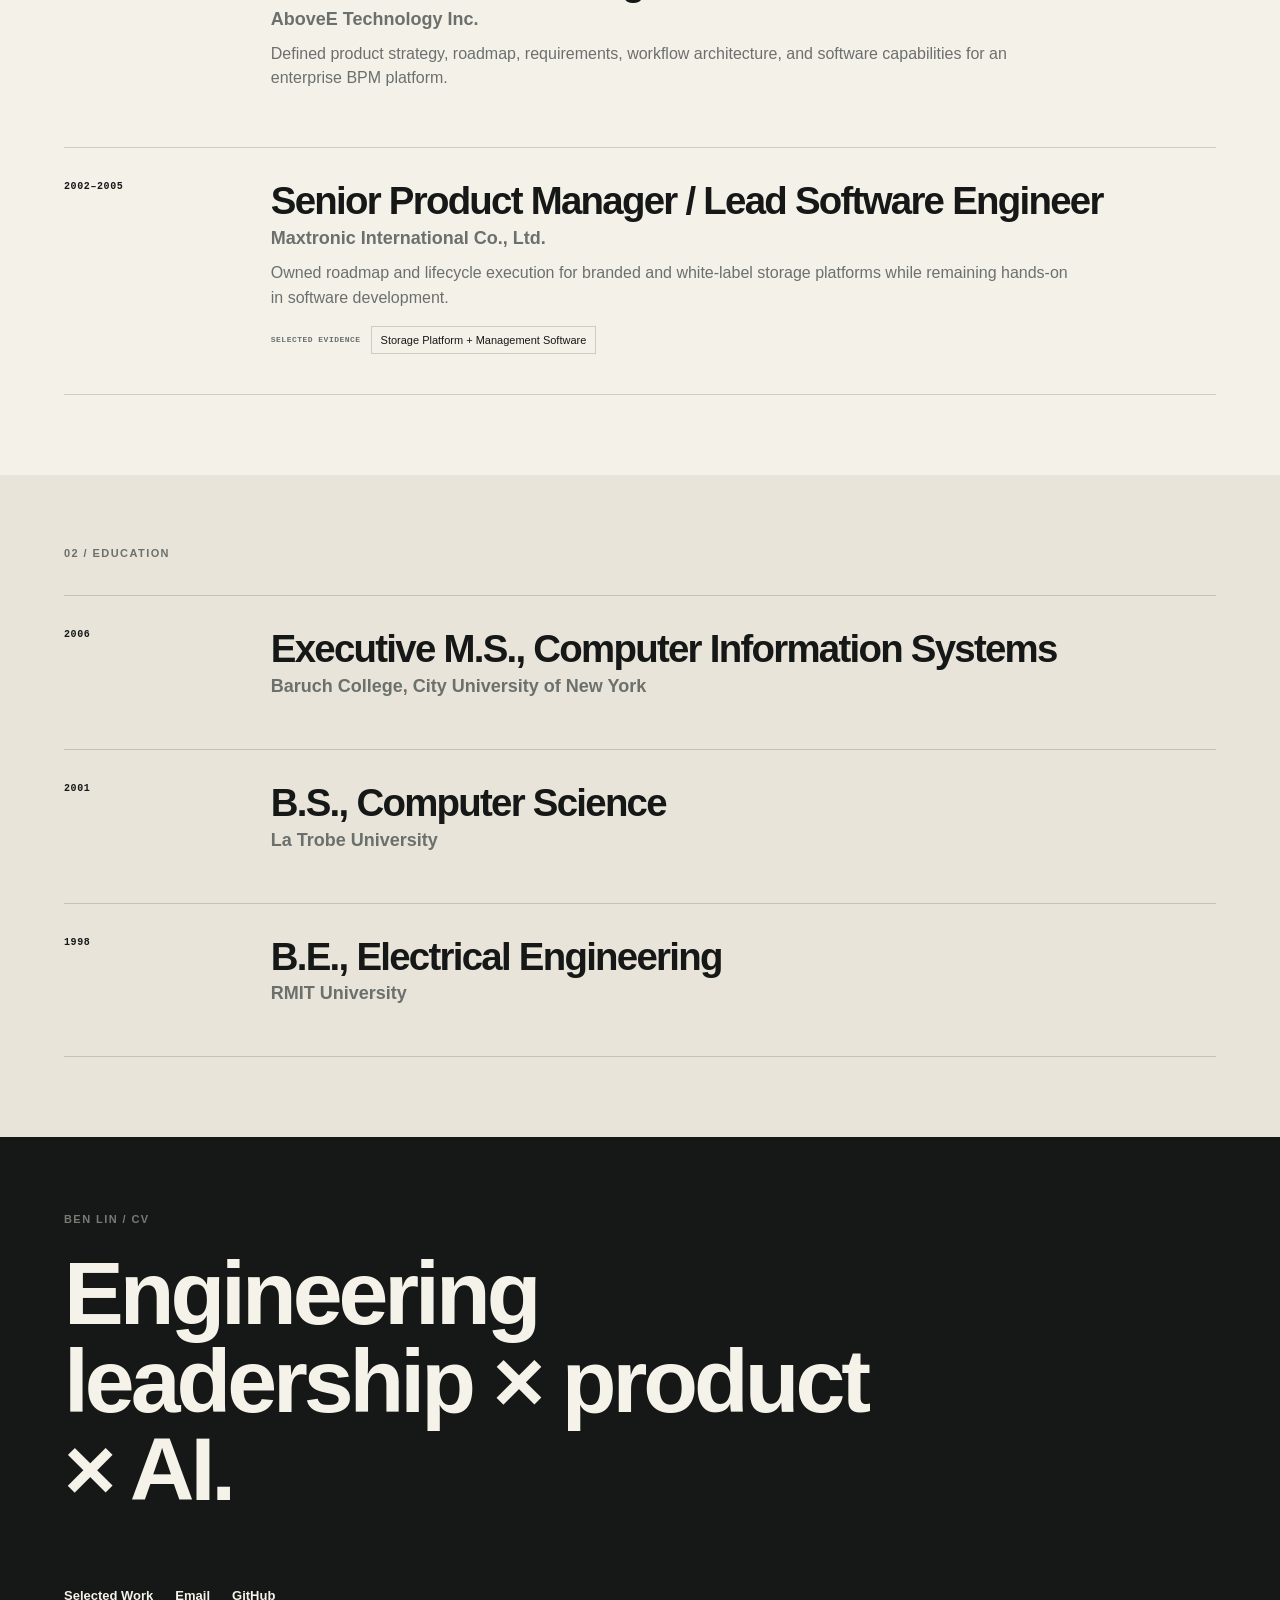
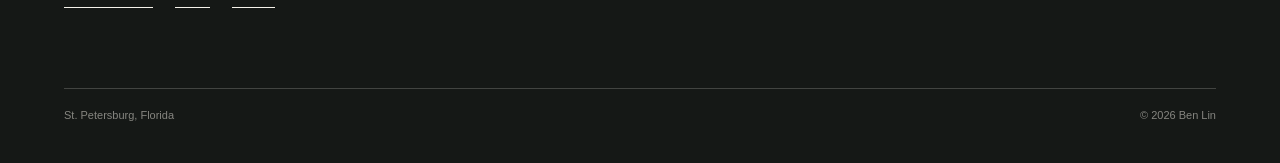
<file: cv.html>
<!DOCTYPE html>
<html lang="en">
<head>
  <meta charset="UTF-8" />
  <meta name="viewport" content="width=device-width, initial-scale=1.0" />
  <title>CV — Ben Lin</title>
  <meta name="description" content="Ben Lin's professional experience, education, and engineering leadership background." />
  <meta name="theme-color" content="#f4f1e9" />
  <link rel="canonical" href="https://benlatrobe.github.io/cv.html" />
  <meta property="og:title" content="CV — Ben Lin" />
  <meta property="og:description" content="Engineering leadership across product development, hardware and software, NPI, global organizations, and AI-enabled engineering." />
  <meta property="og:type" content="profile" />
  <meta property="og:image" content="https://benlatrobe.github.io/assets/og/portfolio-preview.jpg" />
  <meta property="og:image:width" content="600" />
  <meta property="og:image:height" content="315" />
  <meta property="og:image:alt" content="Ben Lin engineering portfolio — product, engineering, factory, and AI systems." />
  <meta name="twitter:card" content="summary_large_image" />
  <meta name="twitter:image" content="https://benlatrobe.github.io/assets/og/portfolio-preview.jpg" />
  <link rel="icon" href="favicon.svg" type="image/svg+xml" />
  <link rel="manifest" href="site.webmanifest" />
  <link rel="stylesheet" href="styles.css" />
</head>
<body class="cv-page">
  <a class="skip-link" href="#top">Skip to content</a>
  <header class="site-header">
    <a class="brand" href="index.html"><span class="brand-mark">BL</span><span class="brand-name">Ben Lin</span></a>
    <nav class="nav"><a href="#experience">Experience</a><a href="#education">Education</a><a href="index.html#work">Work</a><a href="index.html#contact">Contact</a></nav>
  </header>
  <main id="top">
    <section class="cv-hero section">
      <div class="cv-hero-inner">
        <div>
          <p class="eyebrow">Curriculum vitae</p>
          <h1>Ben Lin</h1>
          <p class="cv-title">Engineering leader across product development, global engineering, NPI, and AI-enabled engineering.</p>
        </div>
        <div class="cv-actions">
          <button type="button" onclick="window.print()">Print / Save PDF</button>
          <a href="mailto:benlatrobe@gmail.com">Email ↗</a>
          <a href="https://www.linkedin.com/in/ben-lin-director-of-engineering/" target="_blank" rel="noreferrer">LinkedIn ↗</a>
        </div>
      </div>
    </section>

    <section id="experience" class="section cv-section">
      <div class="section-index">01 / EXPERIENCE</div>
      <div class="cv-list">
        <article class="cv-item"><div class="cv-date">2023–Present</div><div><h2>Senior Engineering Services Manager</h2><h3>Jabil Inc.</h3><p>Lead a 20+ person U.S.–Taiwan engineering organization across electrical engineering, software, engineering services, product development, and cross-site execution.</p><div class="cv-proof-links"><span>SELECTED EVIDENCE</span><a href="execution-system.html">Continuous Improvement</a><a href="engineering-visibility.html">Engineering Operations</a><a href="npi-readiness.html">NPI Readiness</a></div></div></article>
        <article class="cv-item"><div class="cv-date">2017–2023</div><div><h2>Director of Engineering</h2><h3>Jabil Inc.</h3><p>Led multi-discipline engineering organizations supporting global product development and customer programs across the U.S. and Asia.</p><div class="cv-proof-links"><span>SELECTED EVIDENCE</span><a href="engineering-leadership.html">Engineering Leadership</a><a href="product-engineering.html">Product Engineering</a></div></div></article>
        <article class="cv-item"><div class="cv-date">2011–2017</div><div><h2>Technical Director</h2><h3>Wistron NeWeb Corp.</h3><p>Led connected-device and IoT product development across hardware, firmware, software, system integration, NPI, and production.</p><div class="cv-proof-links"><span>SELECTED EVIDENCE</span><a href="connected-positioning.html">RTLS & Positioning</a><a href="wireless-module.html">NFC Module</a></div></div></article>
        <article class="cv-item"><div class="cv-date">2006–2011</div><div><h2>R&amp;D Manager</h2><h3>Northstar Systems Corp.</h3><p>Led multidisciplinary hardware-software product development while remaining hands-on in software engineering.</p></div></article>
        <article class="cv-item"><div class="cv-date">2005–2006</div><div><h2>Senior Product Manager / Technical Lead</h2><h3>AboveE Technology Inc.</h3><p>Defined product strategy, roadmap, requirements, workflow architecture, and software capabilities for an enterprise BPM platform.</p></div></article>
        <article class="cv-item"><div class="cv-date">2002–2005</div><div><h2>Senior Product Manager / Lead Software Engineer</h2><h3>Maxtronic International Co., Ltd.</h3><p>Owned roadmap and lifecycle execution for branded and white-label storage platforms while remaining hands-on in software development.</p><div class="cv-proof-links"><span>SELECTED EVIDENCE</span><a href="storage-platform.html">Storage Platform + Management Software</a></div></div></article>
      </div>
    </section>

    <section id="education" class="section cv-section cv-education">
      <div class="section-index">02 / EDUCATION</div>
      <div class="cv-list">
        <article class="cv-item"><div class="cv-date">2006</div><div><h2>Executive M.S., Computer Information Systems</h2><h3>Baruch College, City University of New York</h3></div></article>
        <article class="cv-item"><div class="cv-date">2001</div><div><h2>B.S., Computer Science</h2><h3>La Trobe University</h3></div></article>
        <article class="cv-item"><div class="cv-date">1998</div><div><h2>B.E., Electrical Engineering</h2><h3>RMIT University</h3></div></article>
      </div>
    </section>
  </main>
  <footer id="contact" class="footer">
    <div><p class="footer-label">BEN LIN / CV</p><h2>Engineering leadership × product × AI.</h2></div>
    <div class="footer-links"><a href="index.html#work">Selected Work</a><a href="mailto:benlatrobe@gmail.com">Email</a><a href="https://github.com/benlatrobe" target="_blank" rel="noreferrer">GitHub</a></div>
    <div class="footer-meta"><span>St. Petersburg, Florida</span><span>© <span id="year"></span> Ben Lin</span></div>
  </footer>
  <script src="script.js"></script>
</body>
</html>
</file>
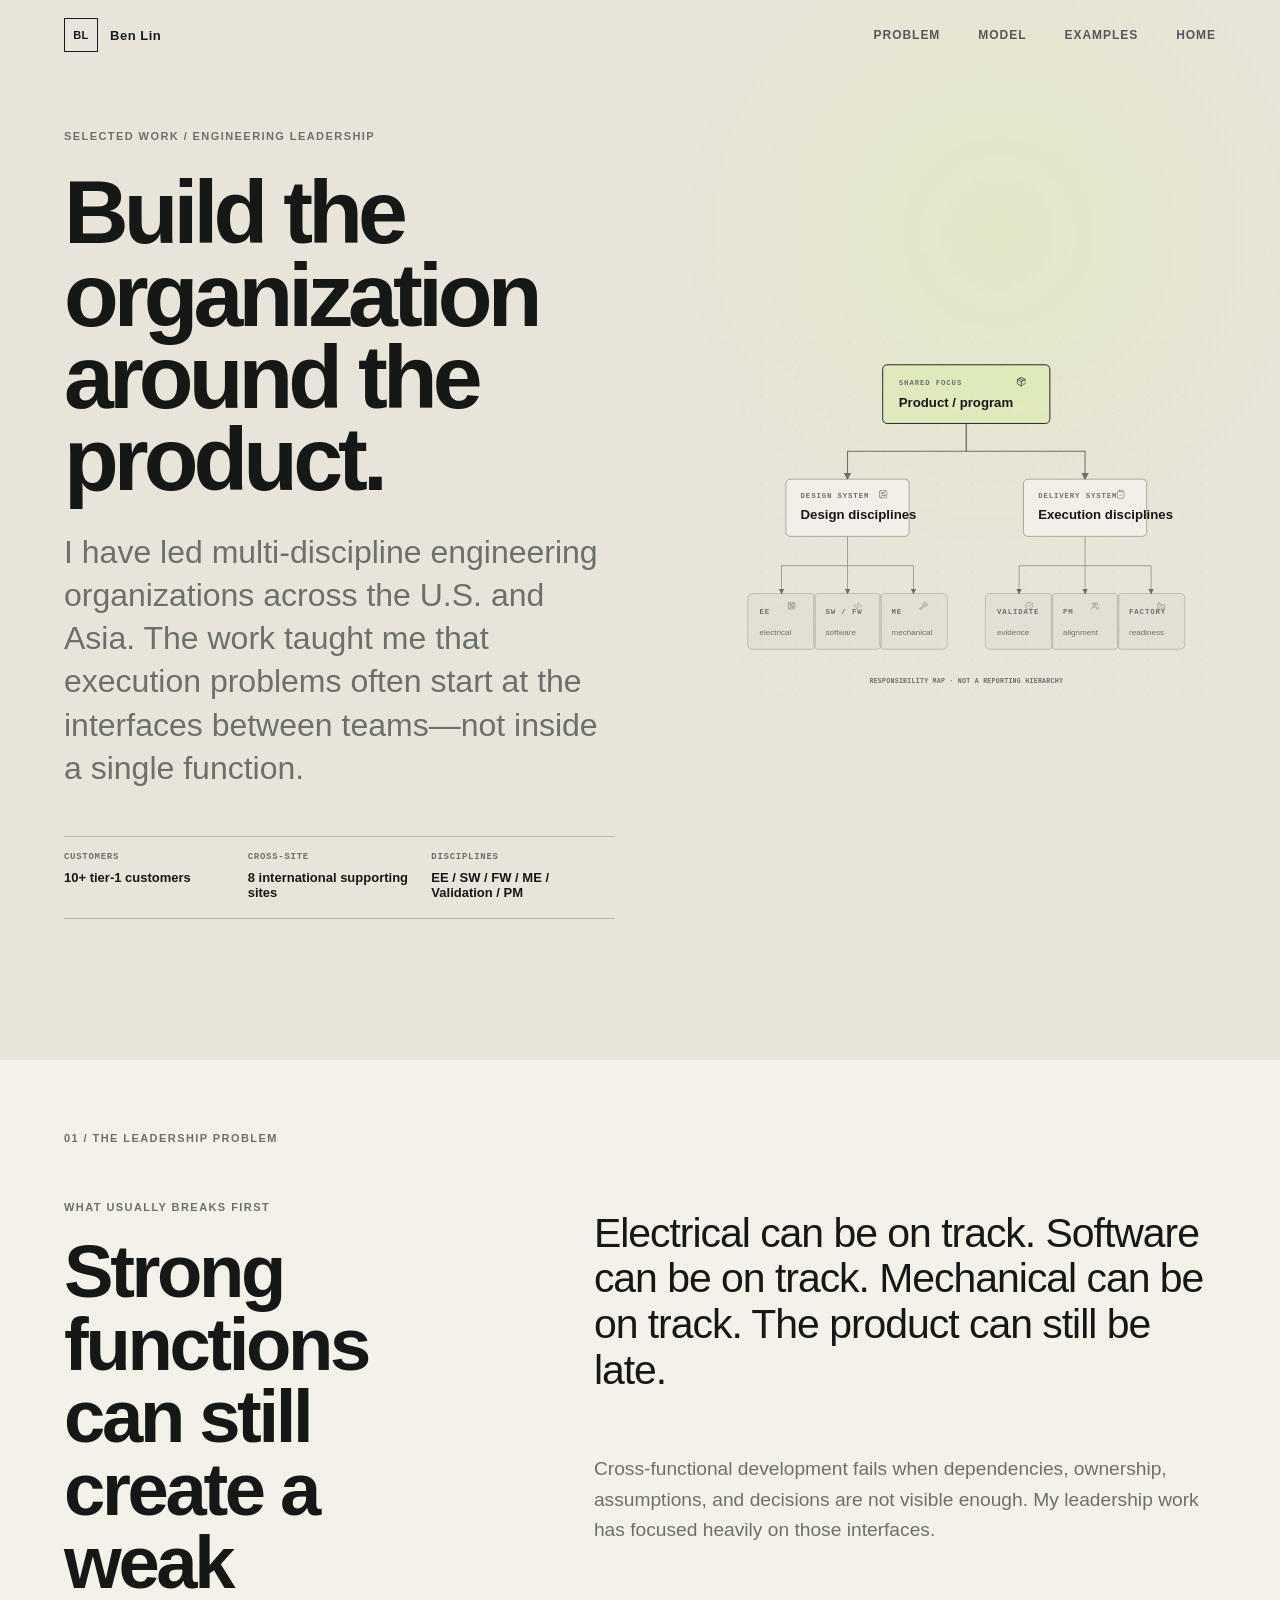
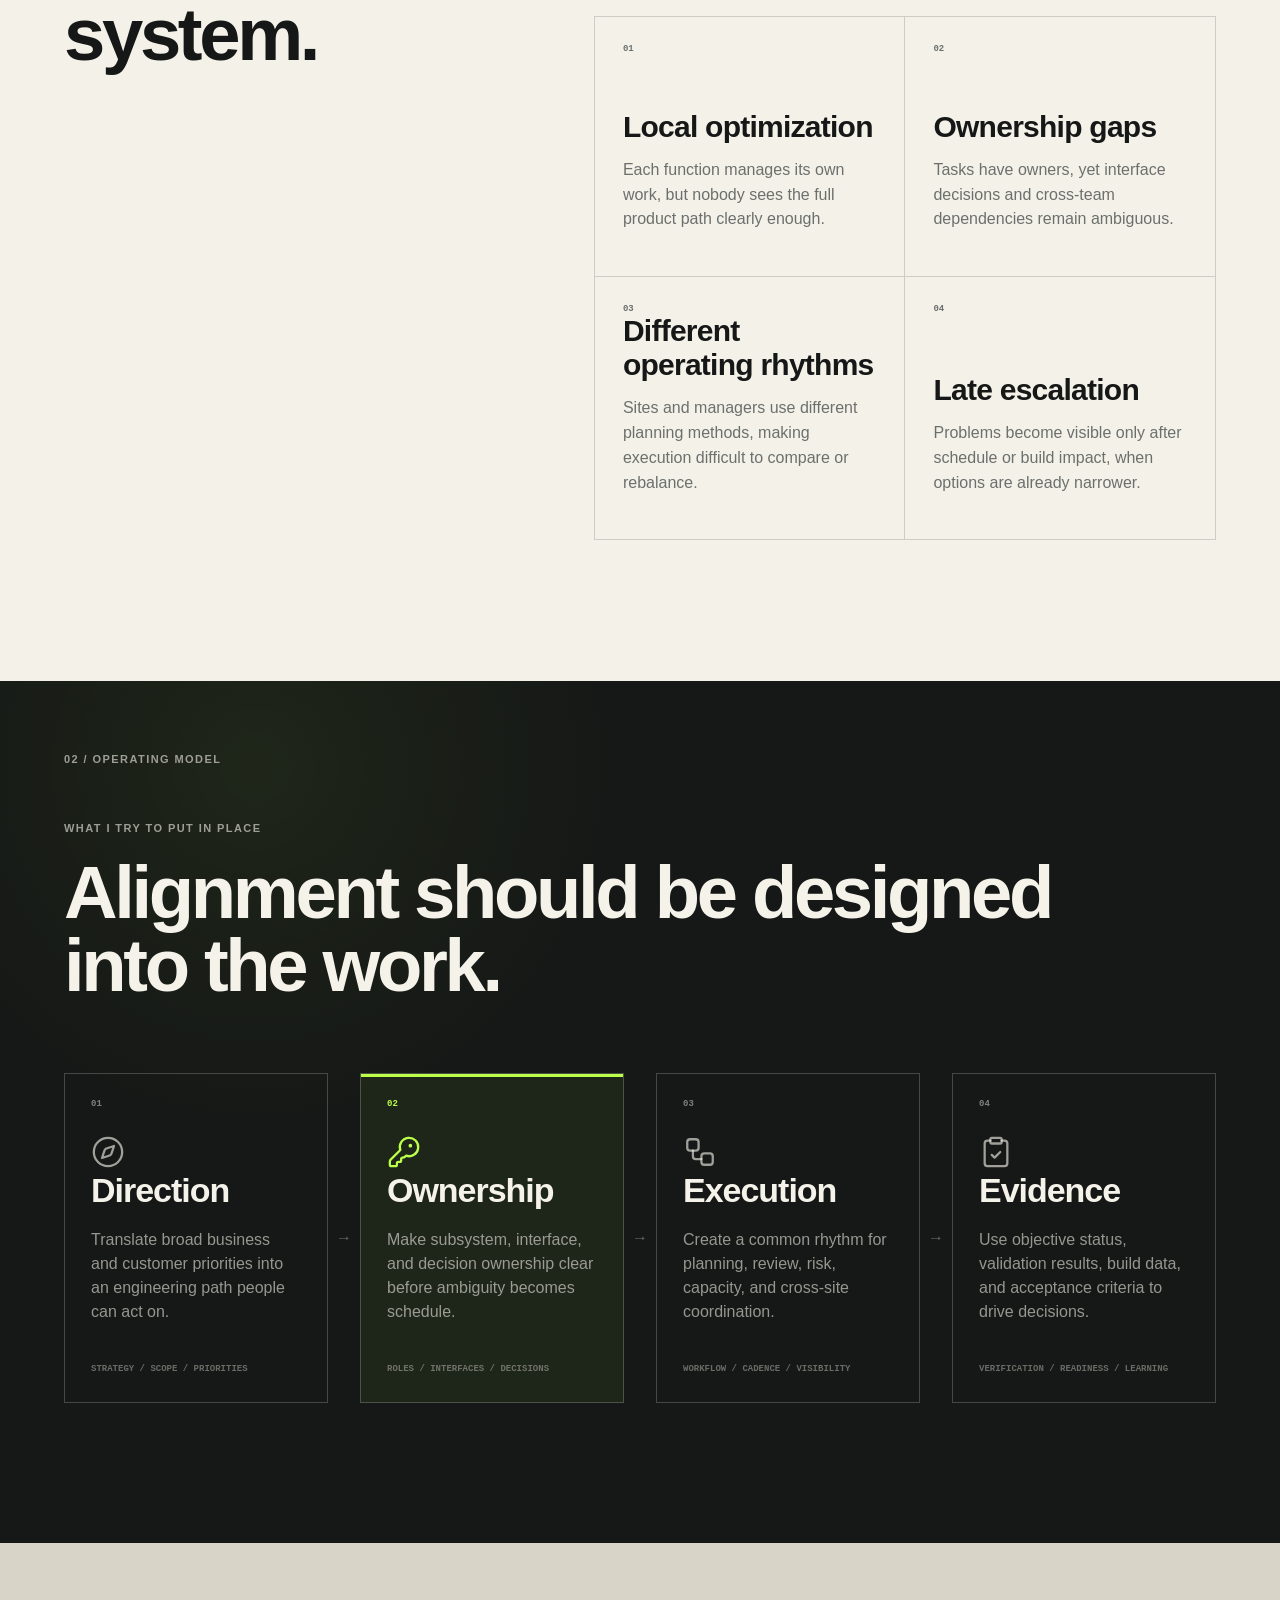
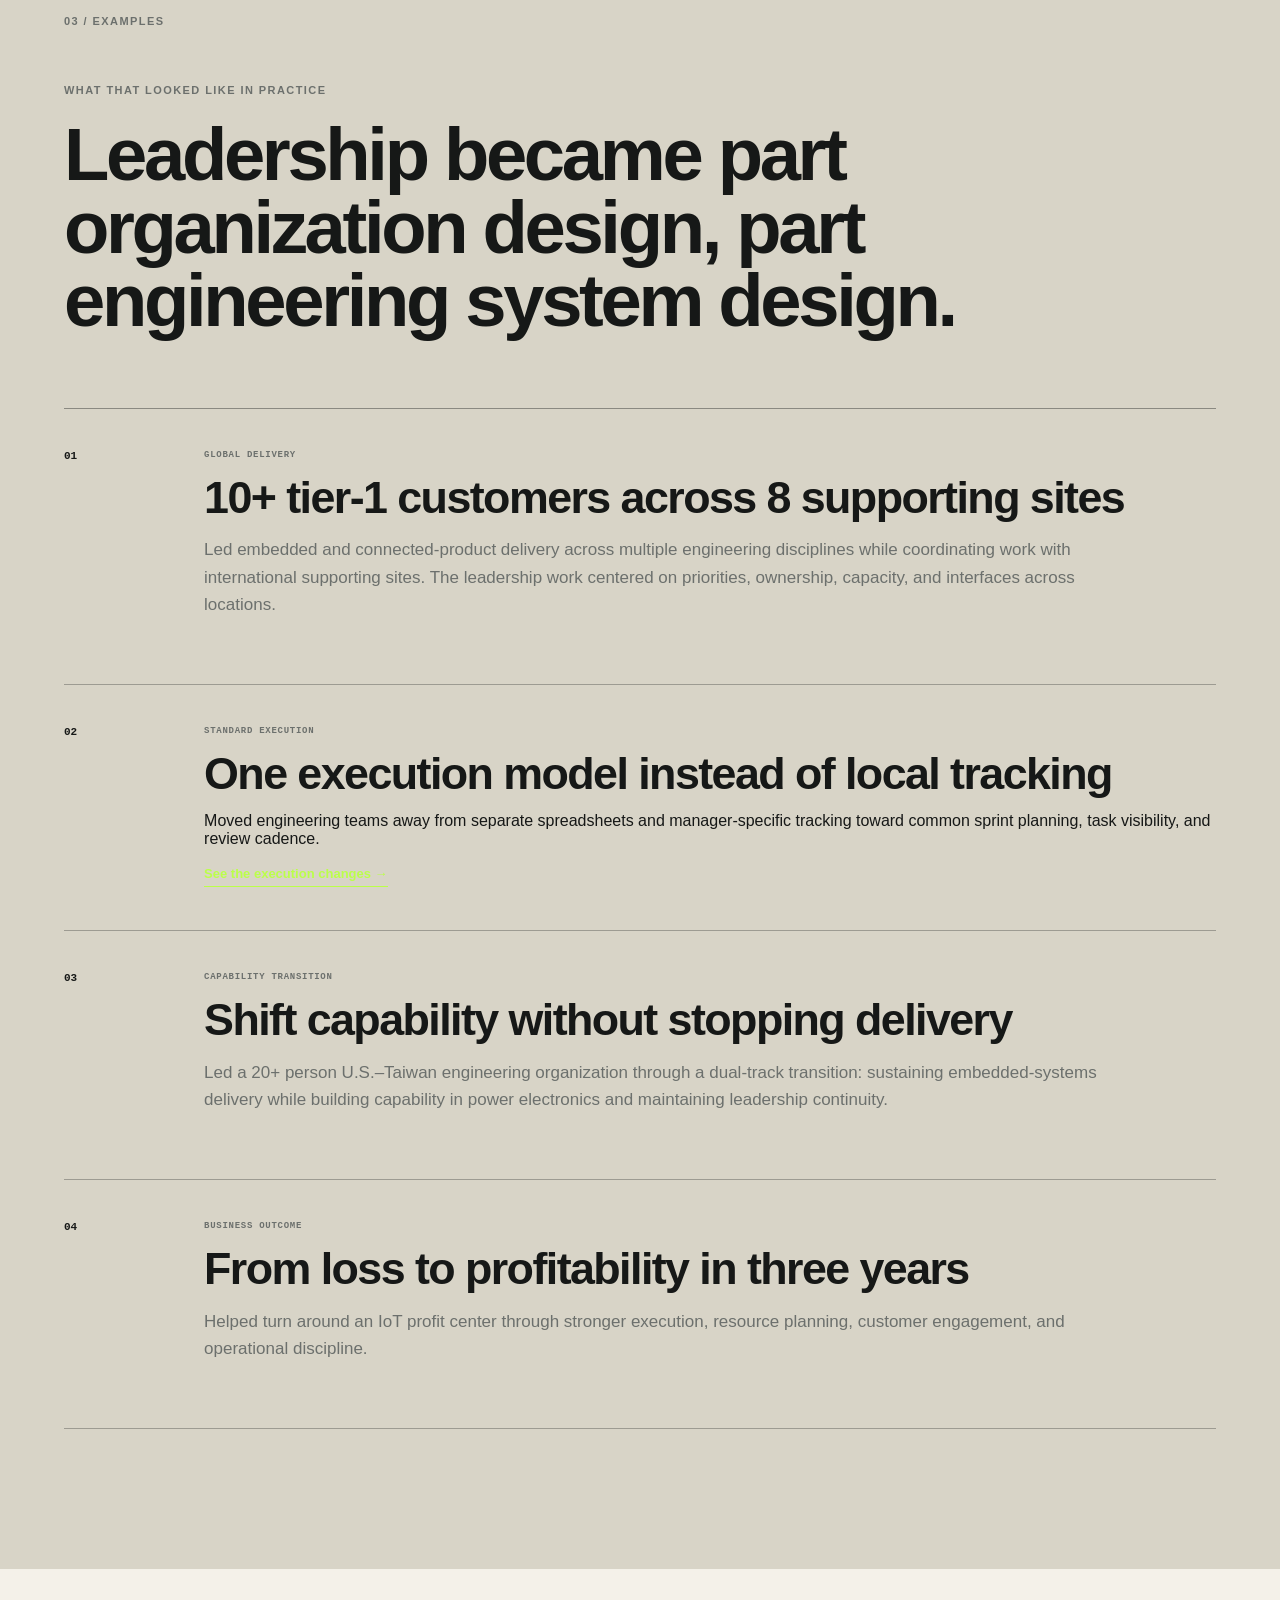
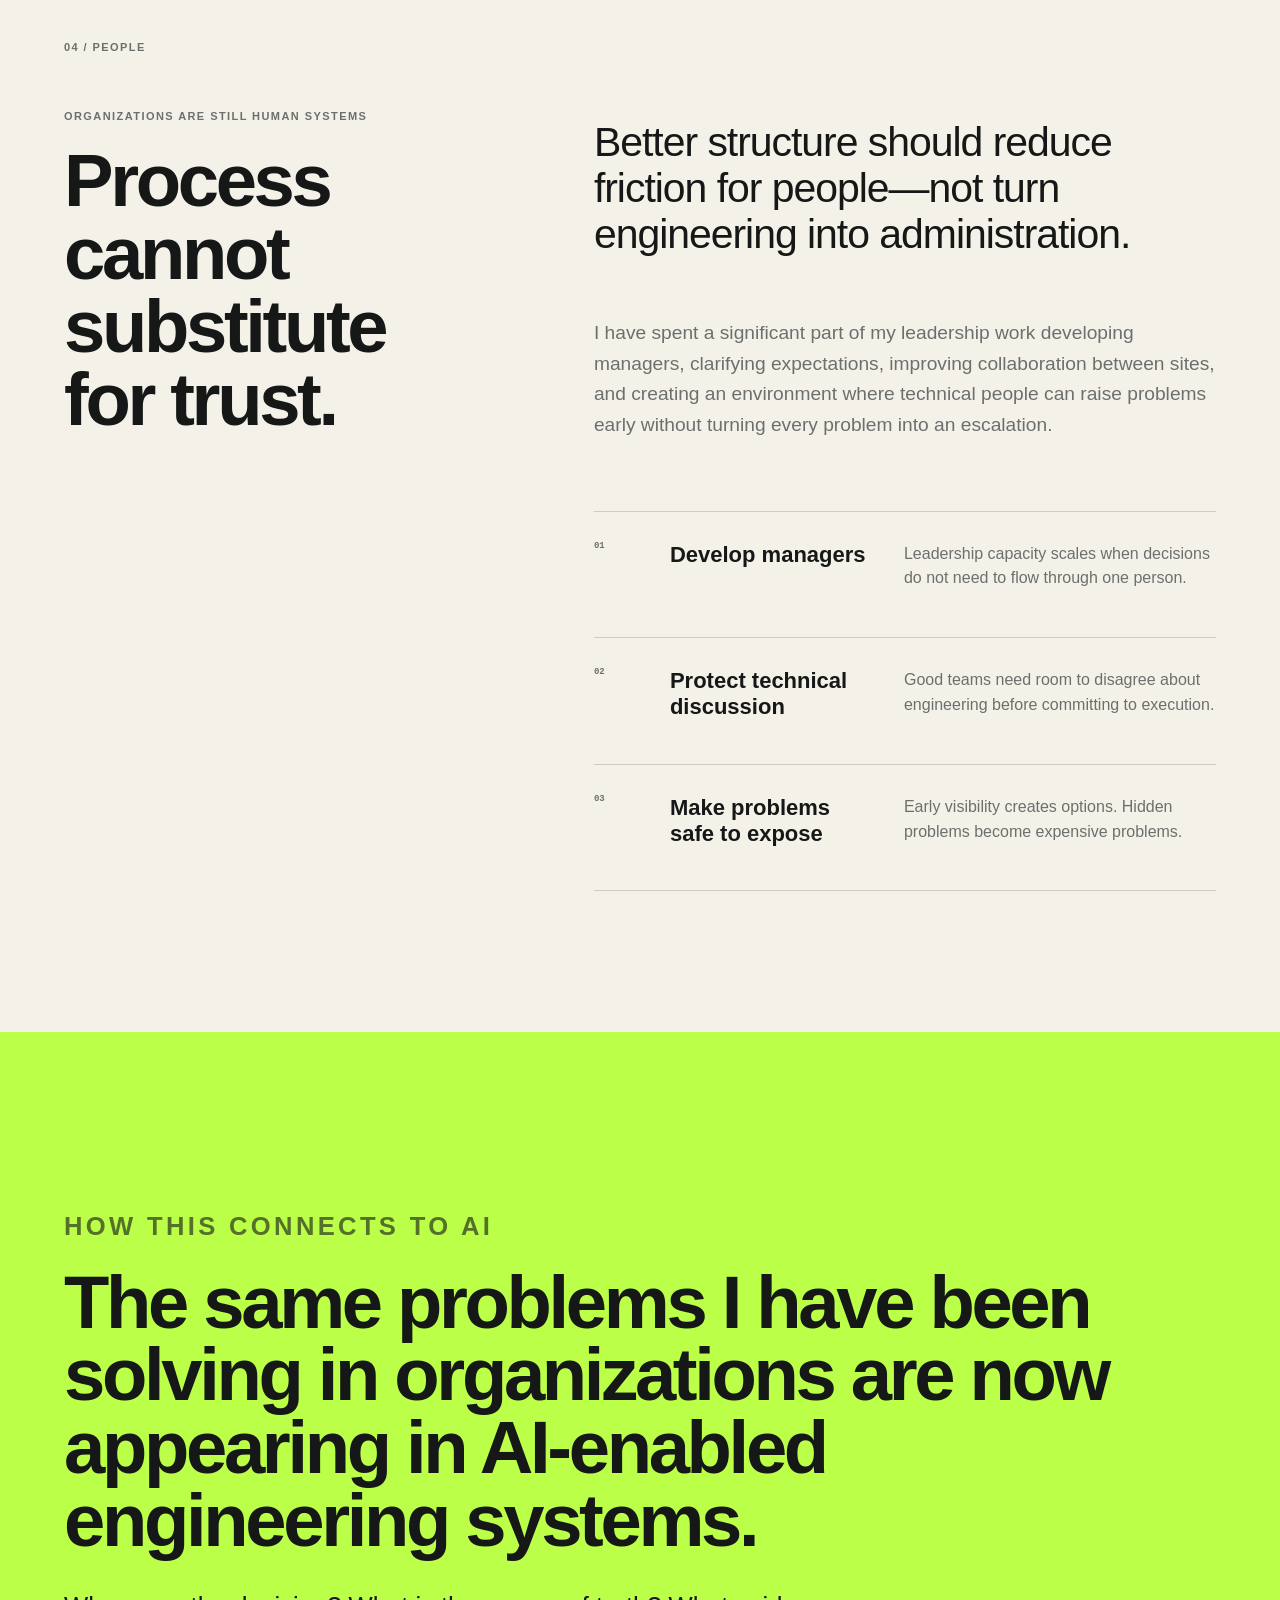
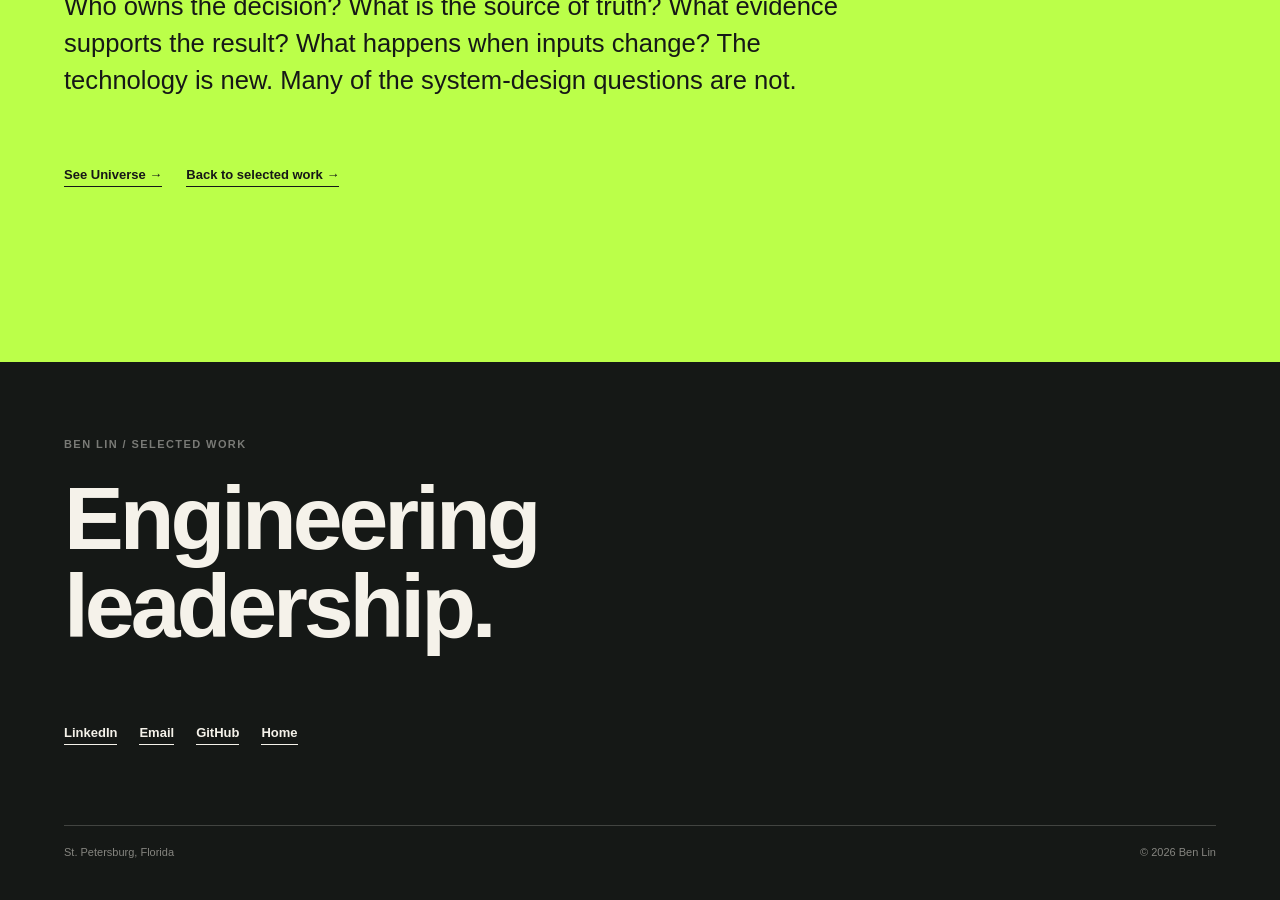
<file: engineering-leadership.html>
<!DOCTYPE html>
<html lang="en">
<head>
  <meta charset="UTF-8" />
  <meta name="viewport" content="width=device-width, initial-scale=1.0" />
  <title>Engineering Leadership — Ben Lin</title>
  <meta name="description" content="Ben Lin's approach to global engineering leadership, organizational design, and cross-functional product execution." />
  <meta name="theme-color" content="#e8e4d9" />
  <link rel="canonical" href="https://benlatrobe.github.io/engineering-leadership.html" />
  <meta property="og:title" content="Engineering Leadership — Ben Lin" />
  <meta property="og:description" content="Global engineering leadership across disciplines and sites, focused on ownership, execution systems, capability development, and product delivery." />
  <meta property="og:type" content="website" />
  <meta property="og:image" content="https://benlatrobe.github.io/assets/og/portfolio-preview.jpg" />
  <meta property="og:image:width" content="600" />
  <meta property="og:image:height" content="315" />
  <meta property="og:image:alt" content="Ben Lin engineering portfolio — product, engineering, factory, and AI systems." />
  <meta property="og:url" content="https://benlatrobe.github.io/engineering-leadership.html" />
  <meta name="twitter:card" content="summary_large_image" />
  <meta name="twitter:image" content="https://benlatrobe.github.io/assets/og/portfolio-preview.jpg" />
  <link rel="icon" href="favicon.svg" type="image/svg+xml" />
  <link rel="manifest" href="site.webmanifest" />
  <link rel="stylesheet" href="styles.css" />
</head>
<body class="case-page leadership-case-page">
  <a class="skip-link" href="#top">Skip to content</a>
  <div class="progress" aria-hidden="true"><span id="progressBar"></span></div>

  <header class="site-header">
    <a class="brand" href="index.html" aria-label="Back to Ben Lin home">
      <span class="brand-mark">BL</span>
      <span class="brand-name">Ben Lin</span>
    </a>
    <nav class="nav" aria-label="Case study navigation">
      <a href="#problem">Problem</a>
      <a href="#operating-model">Model</a>
      <a href="#examples">Examples</a>
      <a href="index.html#work">Home</a>
    </nav>
  </header>

  <main id="top">
    <section class="leadership-hero section">
      <div class="leadership-hero-inner">
        <div class="reveal">
          <p class="eyebrow">Selected work / engineering leadership</p>
          <h1>Build the organization around the product.</h1>
          <p class="case-deck">
            I have led multi-discipline engineering organizations across the U.S. and Asia. The work taught me that execution problems often start at the interfaces between teams—not inside a single function.
          </p>
          <div class="case-meta leadership-meta">
            <div><span>CUSTOMERS</span><strong>10+ tier-1 customers</strong></div>
            <div><span>CROSS-SITE</span><strong>8 international supporting sites</strong></div>
            <div><span>DISCIPLINES</span><strong>EE / SW / FW / ME / Validation / PM</strong></div>
          </div>
        </div>

        <div class="editorial-diagram reveal" aria-label="Cross-functional engineering responsibility map">
          <svg viewBox="0 0 680 520" role="img" aria-labelledby="lead-map-title lead-map-desc">
            <title id="lead-map-title">Cross-functional engineering responsibility map</title>
            <desc id="lead-map-desc">The product or program is the shared focal point. Design responsibilities span electrical engineering, software and firmware, and mechanical engineering. Delivery responsibilities span validation, program management, and factory execution. The map represents coordination, not a reporting hierarchy.</desc>
            <defs>
              <pattern id="leadDots" width="24" height="24" patternUnits="userSpaceOnUse">
                <circle class="dd-grid-dot" cx="12" cy="12" r="0.8"></circle>
              </pattern>
              <marker id="leadArrow" markerWidth="7" markerHeight="7" refX="6" refY="3.5" orient="auto">
                <path d="M0,0 L7,3.5 L0,7 Z" fill="#6c706d"></path>
              </marker>
            </defs>
            <rect x="0" y="0" width="680" height="520" fill="url(#leadDots)"></rect>

            <path class="dd-connector" d="M340 122 V160 H178 V198" marker-end="url(#leadArrow)"></path>
            <path class="dd-connector" d="M340 122 V160 H502 V198" marker-end="url(#leadArrow)"></path>

            <path class="dd-connector-muted" d="M178 276 V316 H88 V354" marker-end="url(#leadArrow)"></path>
            <path class="dd-connector-muted" d="M178 316 H178 V354" marker-end="url(#leadArrow)"></path>
            <path class="dd-connector-muted" d="M178 316 H268 V354" marker-end="url(#leadArrow)"></path>

            <path class="dd-connector-muted" d="M502 276 V316 H412 V354" marker-end="url(#leadArrow)"></path>
            <path class="dd-connector-muted" d="M502 316 H502 V354" marker-end="url(#leadArrow)"></path>
            <path class="dd-connector-muted" d="M502 316 H592 V354" marker-end="url(#leadArrow)"></path>

            <g>
              <rect class="dd-node-accent" x="226" y="42" width="228" height="80" rx="6"></rect>
              <g class="dd-icon" transform="translate(408 58) scale(.58)">
                <path d="M12 22V12"></path>
                <path d="m16 17 2 2 4-4"></path>
                <path d="M21 11.127V8a2 2 0 0 0-1-1.73l-7-4a2 2 0 0 0-2 0l-7 4A2 2 0 0 0 3 8v8a2 2 0 0 0 1 1.729l7 4a2 2 0 0 0 2 .001l1.32-.753"></path>
                <path d="M3.29 7 12 12l8.71-5 M7.5 4.27l8.997 5.148"></path>
              </g>
              <text class="dd-eyebrow" x="248" y="69">SHARED FOCUS</text>
              <text class="dd-title" x="248" y="99">Product / program</text>
            </g>

            <g>
              <rect class="dd-node" x="94" y="198" width="168" height="78" rx="6"></rect>
              <g class="dd-icon-muted" transform="translate(220 212) scale(.55)">
                <rect width="18" height="18" x="3" y="3" rx="2"></rect>
                <path d="M11 9h4a2 2 0 0 0 2-2V3"></path>
                <circle cx="9" cy="9" r="2"></circle>
                <path d="M7 21v-4a2 2 0 0 1 2-2h4"></path>
                <circle cx="15" cy="15" r="2"></circle>
              </g>
              <text class="dd-eyebrow" x="114" y="223">DESIGN SYSTEM</text>
              <text class="dd-title" x="114" y="252">Design disciplines</text>
            </g>

            <g>
              <rect class="dd-node" x="418" y="198" width="168" height="78" rx="6"></rect>
              <g class="dd-icon-muted" transform="translate(544 212) scale(.55)">
                <rect width="8" height="4" x="8" y="2" rx="1" ry="1"></rect>
                <path d="M16 4h2a2 2 0 0 1 2 2v14a2 2 0 0 1-2 2H6a2 2 0 0 1-2-2V6a2 2 0 0 1 2-2h2"></path>
                <path d="m9 14 2 2 4-4"></path>
              </g>
              <text class="dd-eyebrow" x="438" y="223">DELIVERY SYSTEM</text>
              <text class="dd-title" x="438" y="252">Execution disciplines</text>
            </g>

            <g>
              <rect class="dd-node-soft" x="42" y="354" width="92" height="76" rx="6"></rect>
              <g class="dd-icon-muted" transform="translate(96 365) scale(.48)">
                <rect width="18" height="18" x="3" y="3" rx="2"></rect>
                <path d="M11 9h4a2 2 0 0 0 2-2V3"></path>
                <circle cx="9" cy="9" r="2"></circle>
                <path d="M7 21v-4a2 2 0 0 1 2-2h4"></path>
                <circle cx="15" cy="15" r="2"></circle>
              </g>
              <text class="dd-eyebrow" x="58" y="382">EE</text>
              <text class="dd-copy" x="58" y="410">electrical</text>
            </g>

            <g>
              <rect class="dd-node-soft" x="132" y="354" width="92" height="76" rx="6"></rect>
              <g class="dd-icon-muted" transform="translate(186 365) scale(.48)">
                <path d="m18 16 4-4-4-4 M6 8l-4 4 4 4 M14.5 4l-5 16"></path>
              </g>
              <text class="dd-eyebrow" x="148" y="382">SW / FW</text>
              <text class="dd-copy" x="148" y="410">software</text>
            </g>

            <g>
              <rect class="dd-node-soft" x="222" y="354" width="92" height="76" rx="6"></rect>
              <g class="dd-icon-muted" transform="translate(276 365) scale(.48)">
                <path d="M14.7 6.3a1 1 0 0 0 0 1.4l1.6 1.6a1 1 0 0 0 1.4 0l3.106-3.105c.32-.322.863-.22.983.218a6 6 0 0 1-8.259 7.057l-7.91 7.91a1 1 0 0 1-2.999-3l7.91-7.91a6 6 0 0 1 7.057-8.259c.438.12.54.662.219.984z"></path>
              </g>
              <text class="dd-eyebrow" x="238" y="382">ME</text>
              <text class="dd-copy" x="238" y="410">mechanical</text>
            </g>

            <g>
              <rect class="dd-node-soft" x="366" y="354" width="92" height="76" rx="6"></rect>
              <g class="dd-icon-muted" transform="translate(420 365) scale(.48)">
                <path d="M21.801 10A10 10 0 1 1 17 3.335"></path>
                <path d="m9 11 3 3L22 4"></path>
              </g>
              <text class="dd-eyebrow" x="382" y="382">VALIDATE</text>
              <text class="dd-copy" x="382" y="410">evidence</text>
            </g>

            <g>
              <rect class="dd-node-soft" x="456" y="354" width="92" height="76" rx="6"></rect>
              <g class="dd-icon-muted" transform="translate(510 365) scale(.48)">
                <path d="M16 21v-2a4 4 0 0 0-4-4H6a4 4 0 0 0-4 4v2"></path>
                <path d="M16 3.128a4 4 0 0 1 0 7.744 M22 21v-2a4 4 0 0 0-3-3.87"></path>
                <circle cx="9" cy="7" r="4"></circle>
              </g>
              <text class="dd-eyebrow" x="472" y="382">PM</text>
              <text class="dd-copy" x="472" y="410">alignment</text>
            </g>

            <g>
              <rect class="dd-node-soft" x="546" y="354" width="92" height="76" rx="6"></rect>
              <g class="dd-icon-muted" transform="translate(600 365) scale(.48)">
                <path d="M12 16h.01 M16 16h.01 M8 16h.01"></path>
                <path d="M3 19a2 2 0 0 0 2 2h14a2 2 0 0 0 2-2V8.5a.5.5 0 0 0-.769-.422l-4.462 2.844A.5.5 0 0 1 15 10.5v-2a.5.5 0 0 0-.769-.422L9.77 10.922A.5.5 0 0 1 9 10.5V5a2 2 0 0 0-2-2H5a2 2 0 0 0-2 2z"></path>
              </g>
              <text class="dd-eyebrow" x="562" y="382">FACTORY</text>
              <text class="dd-copy" x="562" y="410">readiness</text>
            </g>

            <text class="dd-tech" x="340" y="476" text-anchor="middle">RESPONSIBILITY MAP · NOT A REPORTING HIERARCHY</text>
          </svg>
        </div>
      </div>
    </section>

    <section id="problem" class="section case-light">
      <div class="section-index">01 / THE LEADERSHIP PROBLEM</div>
      <div class="split">
        <div class="sticky-title reveal">
          <p class="kicker">What usually breaks first</p>
          <h2>Strong functions can still create a weak system.</h2>
        </div>
        <div class="story-column">
          <p class="lede reveal">
            Electrical can be on track. Software can be on track. Mechanical can be on track. The product can still be late.
          </p>
          <p class="body-copy reveal">
            Cross-functional development fails when dependencies, ownership, assumptions, and decisions are not visible enough. My leadership work has focused heavily on those interfaces.
          </p>

          <div class="leadership-problems">
            <article class="leadership-problem reveal">
              <span>01</span>
              <h3>Local optimization</h3>
              <p>Each function manages its own work, but nobody sees the full product path clearly enough.</p>
            </article>
            <article class="leadership-problem reveal">
              <span>02</span>
              <h3>Ownership gaps</h3>
              <p>Tasks have owners, yet interface decisions and cross-team dependencies remain ambiguous.</p>
            </article>
            <article class="leadership-problem reveal">
              <span>03</span>
              <h3>Different operating rhythms</h3>
              <p>Sites and managers use different planning methods, making execution difficult to compare or rebalance.</p>
            </article>
            <article class="leadership-problem reveal">
              <span>04</span>
              <h3>Late escalation</h3>
              <p>Problems become visible only after schedule or build impact, when options are already narrower.</p>
            </article>
          </div>
        </div>
      </div>
    </section>

    <section id="operating-model" class="section section-dark leadership-model-section">
      <div class="section-index">02 / OPERATING MODEL</div>
      <div class="section-heading reveal">
        <p class="kicker">What I try to put in place</p>
        <h2>Alignment should be designed into the work.</h2>
      </div>

      <div class="leadership-model">
        <article class="model-stage reveal">
          <span>01</span>
          <svg class="model-stage-icon" viewBox="0 0 24 24" aria-hidden="true">
            <circle cx="12" cy="12" r="10"></circle>
            <path d="m16.24 7.76-1.804 5.411a2 2 0 0 1-1.265 1.265L7.76 16.24l1.804-5.411a2 2 0 0 1 1.265-1.265z"></path>
          </svg>
          <h3>Direction</h3>
          <p>Translate broad business and customer priorities into an engineering path people can act on.</p>
          <small>strategy / scope / priorities</small>
        </article>
        <div class="model-link">→</div>
        <article class="model-stage model-stage-focus reveal">
          <span>02</span>
          <svg class="model-stage-icon" viewBox="0 0 24 24" aria-hidden="true">
            <path d="M2.586 17.414A2 2 0 0 0 2 18.828V21a1 1 0 0 0 1 1h3a1 1 0 0 0 1-1v-1a1 1 0 0 1 1-1h1a1 1 0 0 0 1-1v-1a1 1 0 0 1 1-1h.172a2 2 0 0 0 1.414-.586l.814-.814a6.5 6.5 0 1 0-4-4z"></path>
            <circle cx="16.5" cy="7.5" r=".5" fill="currentColor"></circle>
          </svg>
          <h3>Ownership</h3>
          <p>Make subsystem, interface, and decision ownership clear before ambiguity becomes schedule.</p>
          <small>roles / interfaces / decisions</small>
        </article>
        <div class="model-link">→</div>
        <article class="model-stage reveal">
          <span>03</span>
          <svg class="model-stage-icon" viewBox="0 0 24 24" aria-hidden="true">
            <rect width="8" height="8" x="3" y="3" rx="2"></rect>
            <path d="M7 11v4a2 2 0 0 0 2 2h4"></path>
            <rect width="8" height="8" x="13" y="13" rx="2"></rect>
          </svg>
          <h3>Execution</h3>
          <p>Create a common rhythm for planning, review, risk, capacity, and cross-site coordination.</p>
          <small>workflow / cadence / visibility</small>
        </article>
        <div class="model-link">→</div>
        <article class="model-stage reveal">
          <span>04</span>
          <svg class="model-stage-icon" viewBox="0 0 24 24" aria-hidden="true">
            <rect width="8" height="4" x="8" y="2" rx="1" ry="1"></rect>
            <path d="M16 4h2a2 2 0 0 1 2 2v14a2 2 0 0 1-2 2H6a2 2 0 0 1-2-2V6a2 2 0 0 1 2-2h2"></path>
            <path d="m9 14 2 2 4-4"></path>
          </svg>
          <h3>Evidence</h3>
          <p>Use objective status, validation results, build data, and acceptance criteria to drive decisions.</p>
          <small>verification / readiness / learning</small>
        </article>
      </div>
    </section>

    <section id="examples" class="section leadership-examples-section">
      <div class="section-index">03 / EXAMPLES</div>
      <div class="section-heading reveal">
        <p class="kicker">What that looked like in practice</p>
        <h2>Leadership became part organization design, part engineering system design.</h2>
      </div>

      <div class="leadership-example-list">
        <article class="leadership-example reveal">
          <div class="leadership-example-num">01</div>
          <div>
            <p class="example-label">GLOBAL DELIVERY</p>
            <h3>10+ tier-1 customers across 8 supporting sites</h3>
            <p>Led embedded and connected-product delivery across multiple engineering disciplines while coordinating work with international supporting sites. The leadership work centered on priorities, ownership, capacity, and interfaces across locations.</p>
          </div>
        </article>

        <article class="leadership-example reveal">
          <div class="leadership-example-num">02</div>
          <div>
            <p class="example-label">STANDARD EXECUTION</p>
            <h3>One execution model instead of local tracking</h3>
            <p>Moved engineering teams away from separate spreadsheets and manager-specific tracking toward common sprint planning, task visibility, and review cadence.</p>
            <a class="project-link" href="execution-system.html">See the execution changes →</a>
          </div>
        </article>

        <article class="leadership-example reveal">
          <div class="leadership-example-num">03</div>
          <div>
            <p class="example-label">CAPABILITY TRANSITION</p>
            <h3>Shift capability without stopping delivery</h3>
            <p>Led a 20+ person U.S.–Taiwan engineering organization through a dual-track transition: sustaining embedded-systems delivery while building capability in power electronics and maintaining leadership continuity.</p>
          </div>
        </article>

        <article class="leadership-example reveal">
          <div class="leadership-example-num">04</div>
          <div>
            <p class="example-label">BUSINESS OUTCOME</p>
            <h3>From loss to profitability in three years</h3>
            <p>Helped turn around an IoT profit center through stronger execution, resource planning, customer engagement, and operational discipline.</p>
          </div>
        </article>
      </div>
    </section>

    <section class="section case-light">
      <div class="section-index">04 / PEOPLE</div>
      <div class="split">
        <div class="sticky-title reveal">
          <p class="kicker">Organizations are still human systems</p>
          <h2>Process cannot substitute for trust.</h2>
        </div>
        <div class="story-column">
          <p class="lede reveal">
            Better structure should reduce friction for people—not turn engineering into administration.
          </p>
          <p class="body-copy reveal">
            I have spent a significant part of my leadership work developing managers, clarifying expectations, improving collaboration between sites, and creating an environment where technical people can raise problems early without turning every problem into an escalation.
          </p>

          <div class="people-points">
            <div class="people-point reveal"><span>01</span><strong>Develop managers</strong><p>Leadership capacity scales when decisions do not need to flow through one person.</p></div>
            <div class="people-point reveal"><span>02</span><strong>Protect technical discussion</strong><p>Good teams need room to disagree about engineering before committing to execution.</p></div>
            <div class="people-point reveal"><span>03</span><strong>Make problems safe to expose</strong><p>Early visibility creates options. Hidden problems become expensive problems.</p></div>
          </div>
        </div>
      </div>
    </section>

    <section class="section leadership-close">
      <div class="next-panel reveal">
        <p class="kicker">How this connects to AI</p>
        <h2>The same problems I have been solving in organizations are now appearing in AI-enabled engineering systems.</h2>
        <p>
          Who owns the decision? What is the source of truth? What evidence supports the result? What happens when inputs change? The technology is new. Many of the system-design questions are not.
        </p>
        <div class="hero-links">
          <a href="ai-engineering.html">See Universe →</a>
          <a href="index.html#work">Back to selected work →</a>
        </div>
      </div>
    </section>
  </main>

  <footer class="footer">
    <div>
      <p class="footer-label">BEN LIN / SELECTED WORK</p>
      <h2>Engineering leadership.</h2>
    </div>
    <div class="footer-links">
      <a href="https://www.linkedin.com/in/ben-lin-director-of-engineering/" target="_blank" rel="noreferrer">LinkedIn</a>
      <a href="mailto:benlatrobe@gmail.com">Email</a>
      <a href="https://github.com/benlatrobe" target="_blank" rel="noreferrer">GitHub</a>
      <a href="index.html">Home</a>
    </div>
    <div class="footer-meta">
      <span>St. Petersburg, Florida</span>
      <span>© <span id="year"></span> Ben Lin</span>
    </div>
  </footer>

  <script src="script.js"></script>
</body>
</html>
</file>
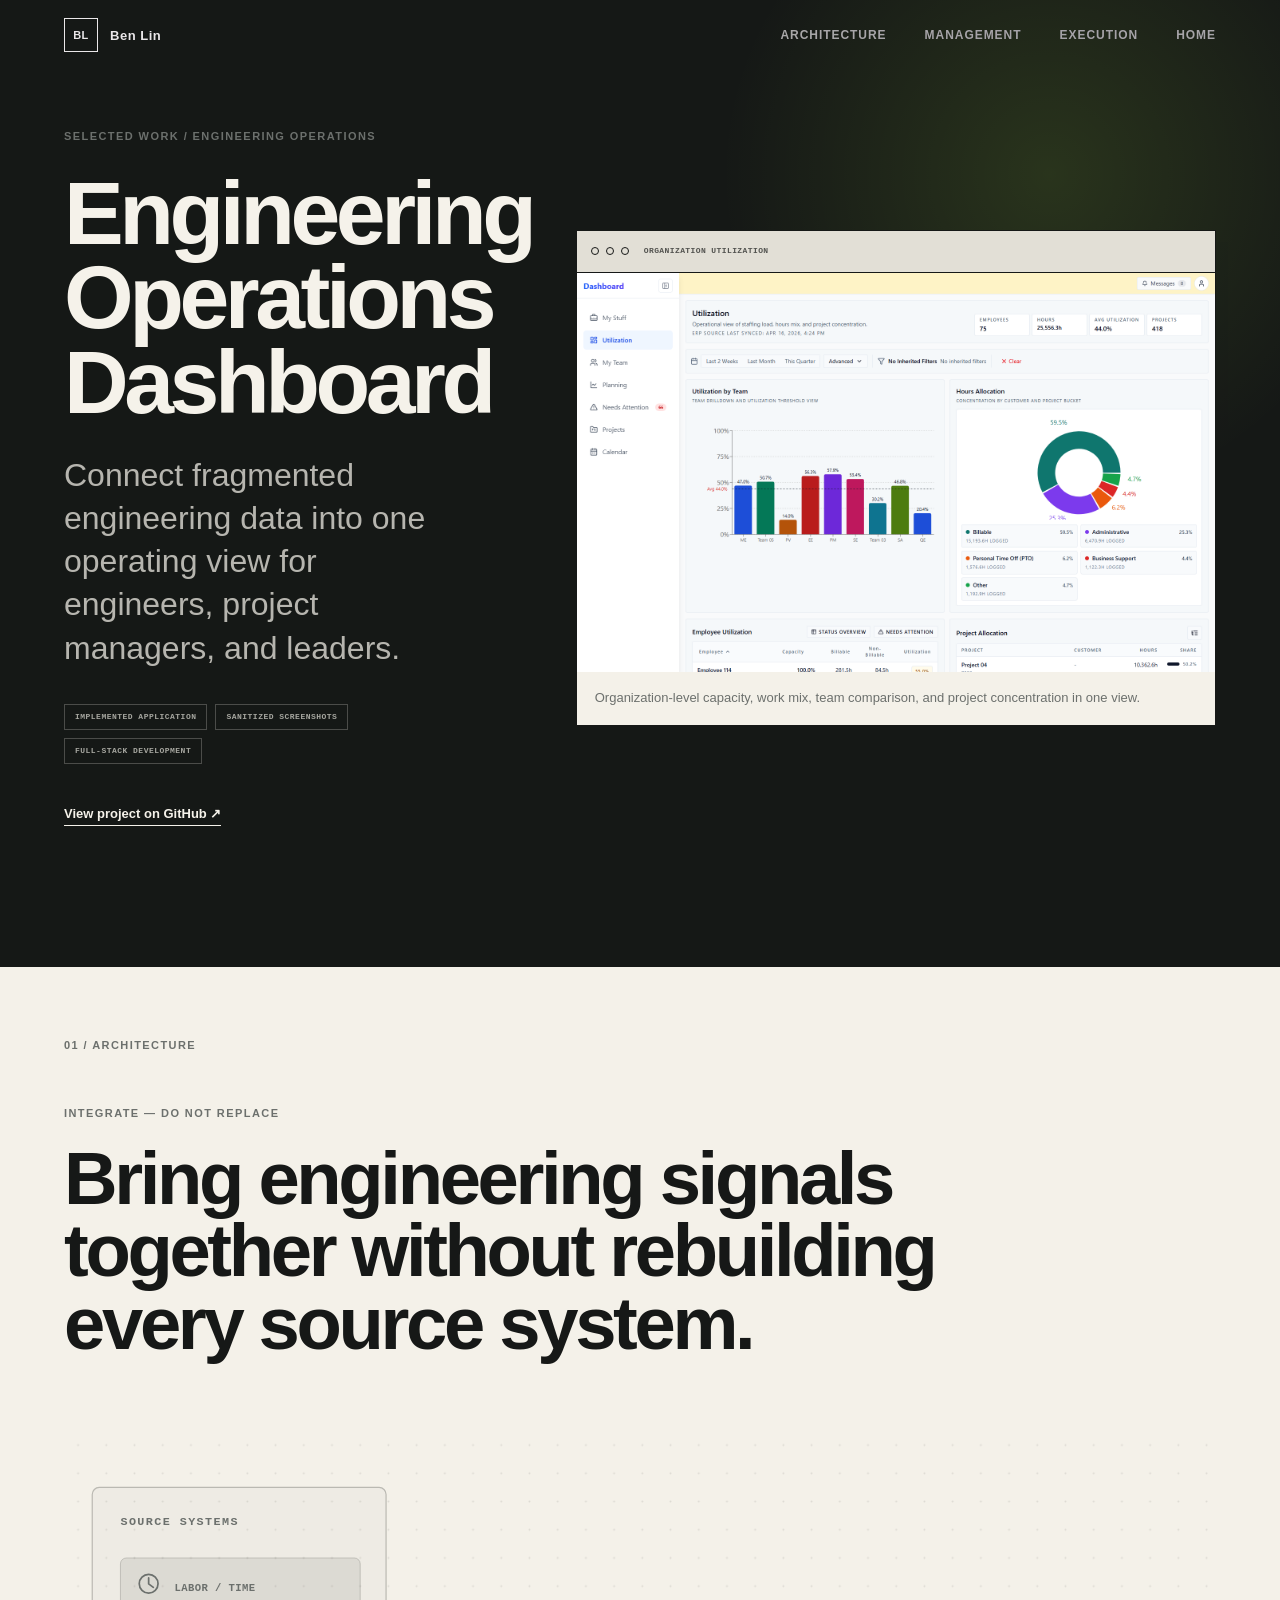
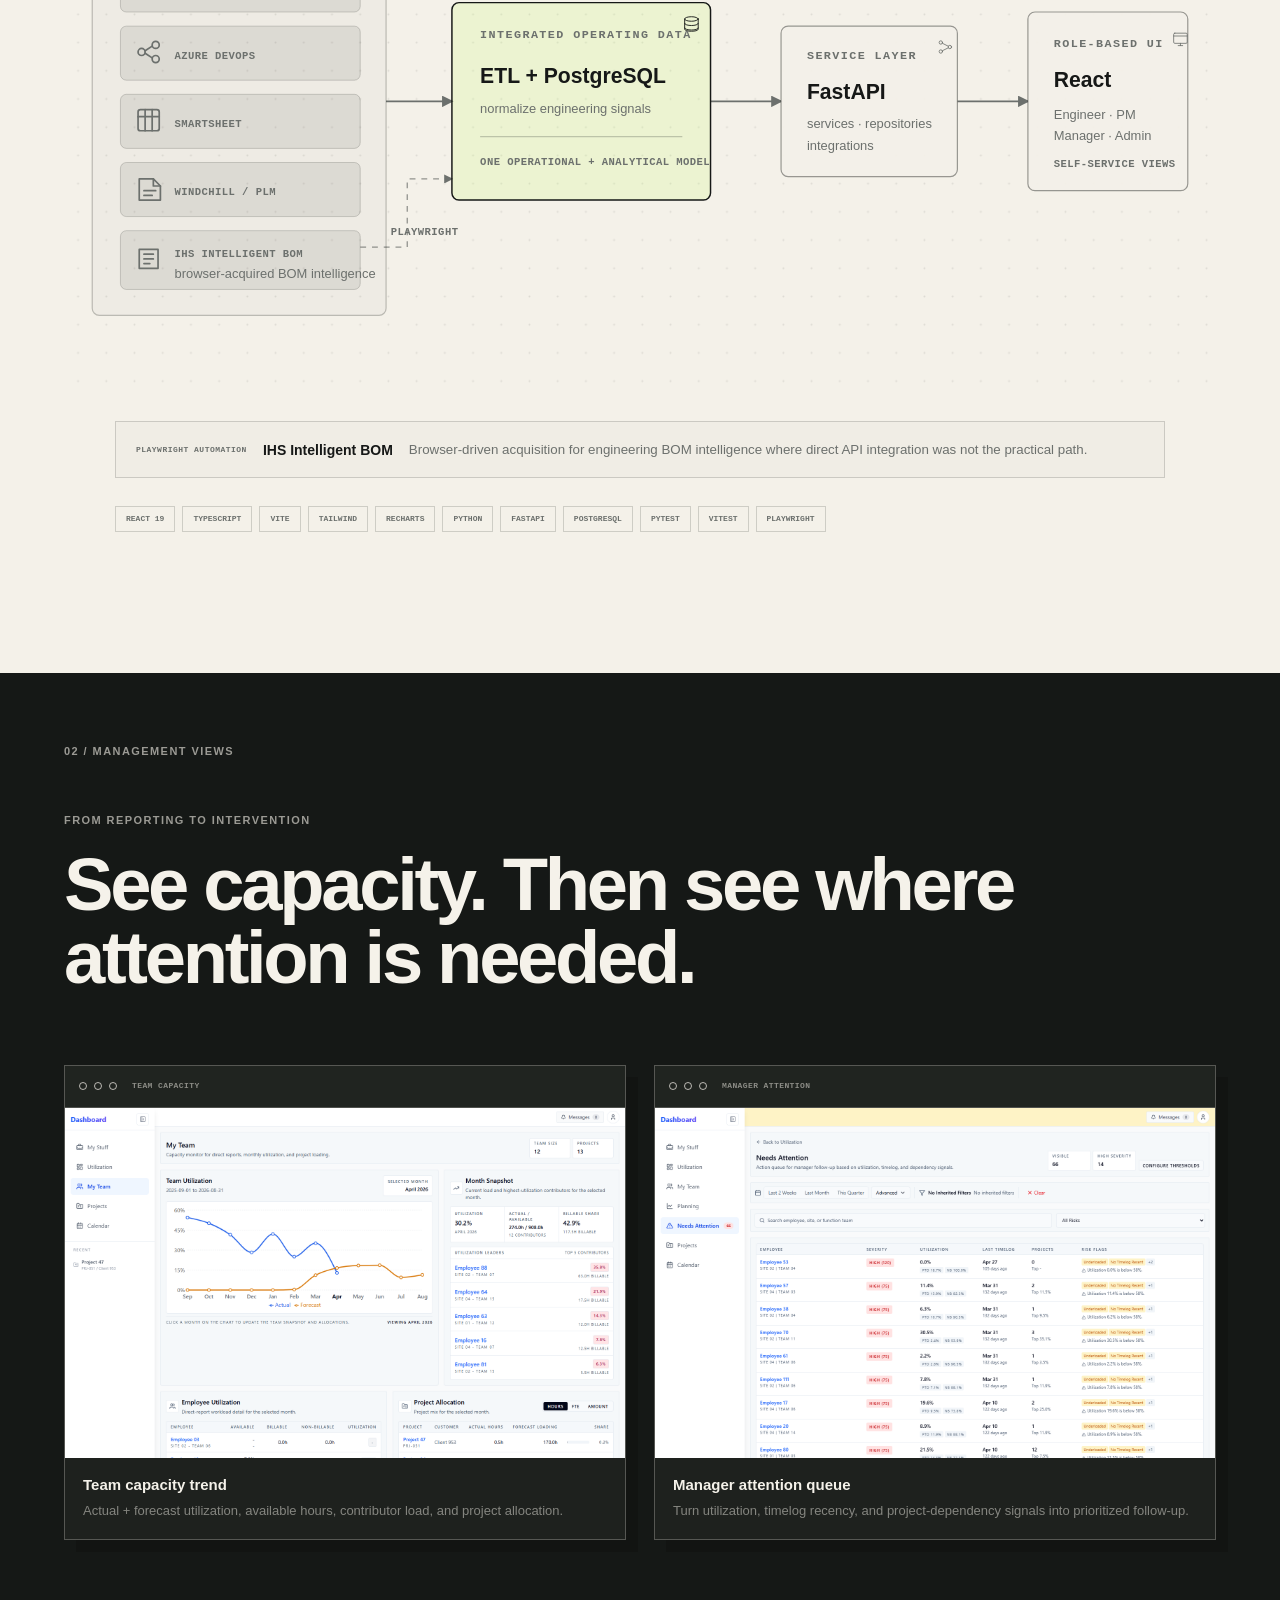
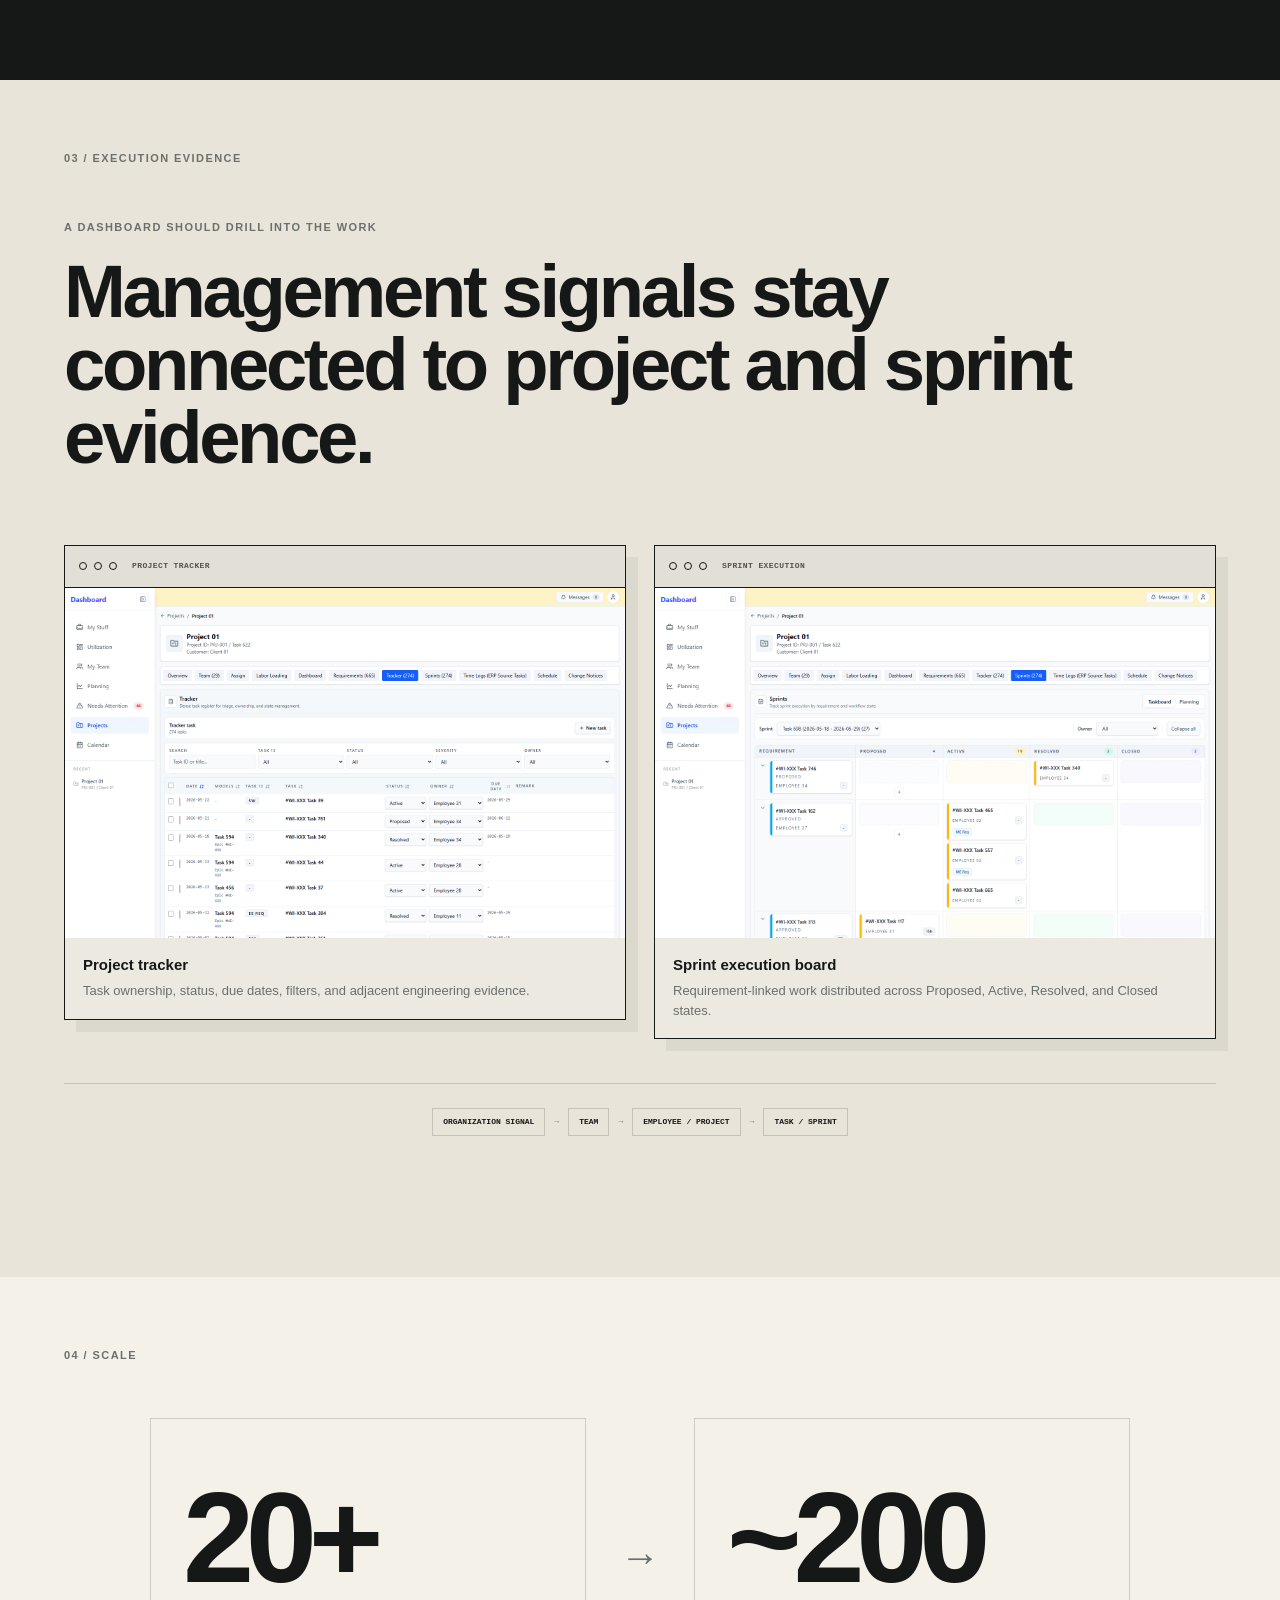
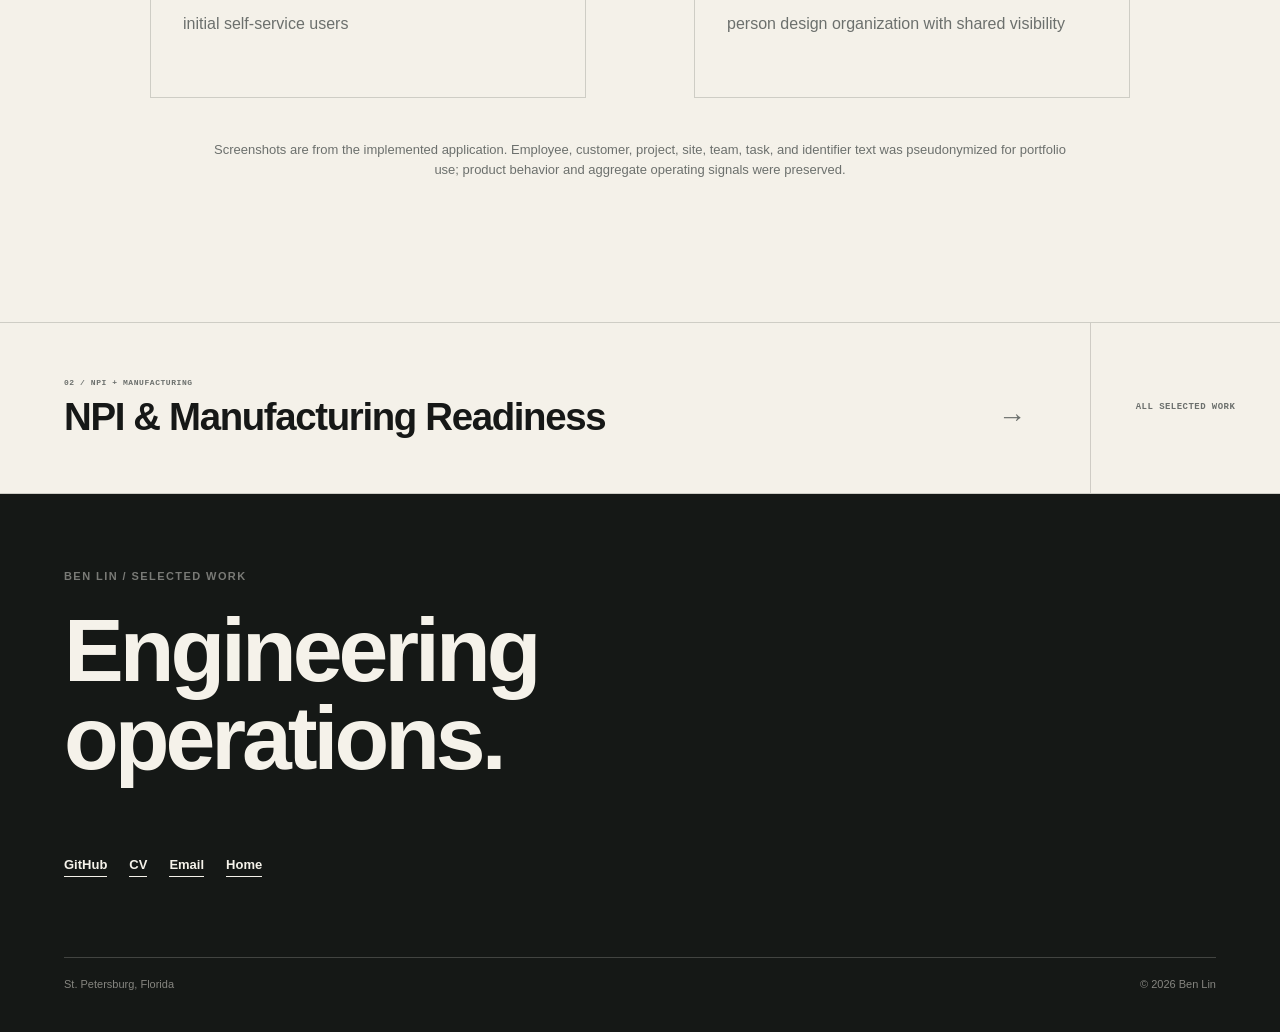
<file: engineering-visibility.html>
<!DOCTYPE html>
<html lang="en">
<head>
  <meta charset="UTF-8" />
  <meta name="viewport" content="width=device-width, initial-scale=1.0" />
  <title>Engineering Operations Dashboard — Ben Lin</title>
  <meta name="description" content="An implemented full-stack engineering operations platform connecting utilization, capacity, management attention, project tracking, and sprint execution." />
  <meta name="theme-color" content="#151816" />
  <link rel="canonical" href="https://benlatrobe.github.io/engineering-visibility.html" />
  <meta property="og:title" content="Engineering Operations Dashboard — Ben Lin" />
  <meta property="og:description" content="Real, sanitized product screenshots from a React + FastAPI engineering operations platform." />
  <meta property="og:type" content="website" />
  <meta property="og:image" content="https://benlatrobe.github.io/assets/og/portfolio-preview.jpg" />
  <meta property="og:image:width" content="600" />
  <meta property="og:image:height" content="315" />
  <meta property="og:image:alt" content="Ben Lin engineering portfolio — product, engineering, factory, and AI systems." />
  <meta name="twitter:card" content="summary_large_image" />
  <meta name="twitter:image" content="https://benlatrobe.github.io/assets/og/portfolio-preview.jpg" />
  <link rel="icon" href="favicon.svg" type="image/svg+xml" />
  <link rel="manifest" href="site.webmanifest" />
  <link rel="stylesheet" href="styles.css" />
</head>
<body class="case-page visibility-case-page ops-v2-page">
  <a class="skip-link" href="#top">Skip to content</a>
  <div class="progress" aria-hidden="true"><span id="progressBar"></span></div>

  <header class="site-header">
    <a class="brand" href="index.html"><span class="brand-mark">BL</span><span class="brand-name">Ben Lin</span></a>
    <nav class="nav">
      <a href="#architecture">Architecture</a>
      <a href="#management">Management</a>
      <a href="#execution">Execution</a>
      <a href="index.html#work">Home</a>
    </nav>
  </header>

  <main id="top">
    <section class="case-hero section ops-v2-hero">
      <div class="case-hero-inner ops-v2-hero-inner">
        <div class="case-intro reveal">
          <p class="eyebrow">Selected work / engineering operations</p>
          <h1>Engineering Operations Dashboard</h1>
          <p class="case-deck">Connect fragmented engineering data into one operating view for engineers, project managers, and leaders.</p>

          <div class="ops-v2-proof">
            <span>IMPLEMENTED APPLICATION</span>
            <span>SANITIZED SCREENSHOTS</span>
            <span>FULL-STACK DEVELOPMENT</span>
          </div>

          <div class="hero-links">
            <a href="https://github.com/benlatrobe/dashboard" target="_blank" rel="noreferrer">View project on GitHub ↗</a>
          </div>
        </div>

        <figure class="ops-browser-frame ops-hero-shot reveal">
          <div class="ops-browser-bar">
            <i></i><i></i><i></i>
            <span>organization utilization</span>
          </div>
          <img src="assets/dashboard/organization-utilization.png" alt="Sanitized Engineering Operations Dashboard organization utilization view" loading="eager" />
          <figcaption>Organization-level capacity, work mix, team comparison, and project concentration in one view.</figcaption>
        </figure>
      </div>
    </section>

    <section id="architecture" class="section case-light ops-v2-architecture-section">
      <div class="section-index">01 / ARCHITECTURE</div>
      <div class="section-heading reveal">
        <p class="kicker">Integrate — do not replace</p>
        <h2>Bring engineering signals together without rebuilding every source system.</h2>
      </div>

      <div class="editorial-diagram diagram-scroll ops-architecture-diagram reveal">
        <svg viewBox="0 0 980 480" role="img" aria-labelledby="ops-arch-title ops-arch-desc">
          <title id="ops-arch-title">Engineering Operations Dashboard architecture</title>
          <desc id="ops-arch-desc">Labor and engineering source systems feed an ETL and PostgreSQL operating data layer, then FastAPI services and a React application used by engineers, project managers, managers, and administrators. IHS Intelligent BOM follows a special Playwright browser-automation acquisition path.</desc>
          <defs>
            <pattern id="opsDots" width="24" height="24" patternUnits="userSpaceOnUse">
              <circle class="dd-grid-dot" cx="12" cy="12" r="0.8"></circle>
            </pattern>
            <marker id="opsArrow" markerWidth="7" markerHeight="7" refX="6" refY="3.5" orient="auto">
              <path d="M0,0 L7,3.5 L0,7 Z" fill="#6c706d"></path>
            </marker>
          </defs>

          <rect x="0" y="0" width="980" height="480" fill="url(#opsDots)"></rect>

          <path class="dd-connector" d="M274 230 H330" marker-end="url(#opsArrow)"></path>
          <path class="dd-connector" d="M550 230 H610" marker-end="url(#opsArrow)"></path>
          <path class="dd-connector" d="M760 230 H820" marker-end="url(#opsArrow)"></path>
          <path class="dd-connector-dashed" d="M252 354 H292 V296 H330" marker-end="url(#opsArrow)"></path>
          <text class="dd-tech" x="278" y="344">PLAYWRIGHT</text>

          <g>
            <rect class="dd-node-soft" x="24" y="48" width="250" height="364" rx="6"></rect>
            <text class="dd-eyebrow" x="48" y="80">SOURCE SYSTEMS</text>

            <g>
              <rect class="dd-chip" x="48" y="108" width="204" height="46" rx="5"></rect>
              <g class="dd-icon-muted" transform="translate(62 120)">
                <circle cx="10" cy="10" r="8"></circle>
                <path d="M10 5 V10 L14 13"></path>
              </g>
              <text class="dd-tech" x="94" y="136">LABOR / TIME</text>
            </g>

            <g>
              <rect class="dd-chip" x="48" y="166" width="204" height="46" rx="5"></rect>
              <g class="dd-icon-muted" transform="translate(62 178)">
                <circle cx="4" cy="10" r="3"></circle>
                <circle cx="16" cy="4" r="3"></circle>
                <circle cx="16" cy="16" r="3"></circle>
                <path d="M7 9 L13 5 M7 11 L13 15"></path>
              </g>
              <text class="dd-tech" x="94" y="194">AZURE DEVOPS</text>
            </g>

            <g>
              <rect class="dd-chip" x="48" y="224" width="204" height="46" rx="5"></rect>
              <g class="dd-icon-muted" transform="translate(62 236)">
                <rect x="1" y="1" width="18" height="18" rx="2"></rect>
                <path d="M1 7 H19 M7 1 V19 M13 1 V19"></path>
              </g>
              <text class="dd-tech" x="94" y="252">SMARTSHEET</text>
            </g>

            <g>
              <rect class="dd-chip" x="48" y="282" width="204" height="46" rx="5"></rect>
              <g class="dd-icon-muted" transform="translate(62 294)">
                <path d="M2 2 H14 L20 8 V20 H2 Z"></path>
                <path d="M14 2 V8 H20"></path>
                <path d="M6 12 H16 M6 16 H13"></path>
              </g>
              <text class="dd-tech" x="94" y="310">WINDCHILL / PLM</text>
            </g>

            <g>
              <rect class="dd-chip" x="48" y="340" width="204" height="50" rx="5"></rect>
              <g class="dd-icon-muted" transform="translate(62 353)">
                <path d="M2 3 H18 V19 H2 Z"></path>
                <path d="M6 7 H14 M6 11 H14 M6 15 H11"></path>
              </g>
              <text class="dd-tech" x="94" y="362">IHS INTELLIGENT BOM</text>
              <text class="dd-copy" x="94" y="380">browser-acquired BOM intelligence</text>
            </g>
          </g>

          <g>
            <rect class="dd-node-accent" x="330" y="146" width="220" height="168" rx="6"></rect>
            <g class="dd-icon" transform="translate(528 158) scale(.48)">
              <ellipse cx="12" cy="4" rx="12" ry="4"></ellipse>
              <path d="M0 4 V22 C0 27 24 27 24 22 V4"></path>
              <path d="M0 12 C0 17 24 17 24 12 M0 20 C0 25 24 25 24 20"></path>
            </g>
            <text class="dd-eyebrow" x="354" y="176">INTEGRATED OPERATING DATA</text>
            <text class="dd-title" x="354" y="214">ETL + PostgreSQL</text>
            <text class="dd-copy" x="354" y="240">normalize engineering signals</text>
            <line class="dd-rule" x1="354" y1="260" x2="526" y2="260"></line>
            <text class="dd-tech" x="354" y="284">ONE OPERATIONAL + ANALYTICAL MODEL</text>
          </g>

          <g>
            <rect class="dd-node" x="610" y="166" width="150" height="128" rx="6"></rect>
            <g class="dd-icon-muted" transform="translate(744 178) scale(.48)">
              <circle cx="4" cy="4" r="3"></circle>
              <circle cx="4" cy="20" r="3"></circle>
              <circle cx="20" cy="12" r="3"></circle>
              <path d="M7 5.5 L17 10.5 M7 18.5 L17 13.5"></path>
            </g>
            <text class="dd-eyebrow" x="632" y="194">SERVICE LAYER</text>
            <text class="dd-title" x="632" y="228">FastAPI</text>
            <text class="dd-copy" x="632" y="253">services · repositories</text>
            <text class="dd-copy" x="632" y="271">integrations</text>
          </g>

          <g>
            <rect class="dd-node" x="820" y="154" width="136" height="152" rx="6"></rect>
            <g class="dd-icon-muted" transform="translate(944 172) scale(.48)">
              <rect x="0" y="0" width="24" height="18" rx="2"></rect>
              <path d="M0 5 H24 M8 22 H16 M12 18 V22"></path>
            </g>
            <text class="dd-eyebrow" x="842" y="184">ROLE-BASED UI</text>
            <text class="dd-title" x="842" y="218">React</text>
            <text class="dd-copy" x="842" y="245">Engineer · PM</text>
            <text class="dd-copy" x="842" y="263">Manager · Admin</text>
            <text class="dd-tech" x="842" y="286">SELF-SERVICE VIEWS</text>
          </g>
        </svg>
      </div>

      <div class="ops-v2-automation-note reveal">
        <span>PLAYWRIGHT AUTOMATION</span>
        <strong>IHS Intelligent BOM</strong>
        <small>Browser-driven acquisition for engineering BOM intelligence where direct API integration was not the practical path.</small>
      </div>

      <div class="ops-v2-stack-strip reveal">
        <span>React 19</span>
        <span>TypeScript</span>
        <span>Vite</span>
        <span>Tailwind</span>
        <span>Recharts</span>
        <span>Python</span>
        <span>FastAPI</span>
        <span>PostgreSQL</span>
        <span>Pytest</span>
        <span>Vitest</span>
        <span>Playwright</span>
      </div>
    </section>

    <section id="management" class="section section-dark ops-v2-management-section">
      <div class="section-index">02 / MANAGEMENT VIEWS</div>
      <div class="section-heading reveal">
        <p class="kicker">From reporting to intervention</p>
        <h2>See capacity. Then see where attention is needed.</h2>
      </div>

      <div class="ops-screenshot-pair">
        <figure class="ops-browser-frame ops-dark-frame reveal">
          <div class="ops-browser-bar">
            <i></i><i></i><i></i>
            <span>team capacity</span>
          </div>
          <img src="assets/dashboard/team-capacity.png" alt="Sanitized team capacity and utilization trend view" loading="lazy" />
          <figcaption>
            <strong>Team capacity trend</strong>
            <span>Actual + forecast utilization, available hours, contributor load, and project allocation.</span>
          </figcaption>
        </figure>

        <figure class="ops-browser-frame ops-dark-frame reveal">
          <div class="ops-browser-bar">
            <i></i><i></i><i></i>
            <span>manager attention</span>
          </div>
          <img src="assets/dashboard/manager-attention.png" alt="Sanitized manager attention queue view" loading="lazy" />
          <figcaption>
            <strong>Manager attention queue</strong>
            <span>Turn utilization, timelog recency, and project-dependency signals into prioritized follow-up.</span>
          </figcaption>
        </figure>
      </div>
    </section>

    <section id="execution" class="section ops-v2-execution-section">
      <div class="section-index">03 / EXECUTION EVIDENCE</div>
      <div class="section-heading reveal">
        <p class="kicker">A dashboard should drill into the work</p>
        <h2>Management signals stay connected to project and sprint evidence.</h2>
      </div>

      <div class="ops-screenshot-pair">
        <figure class="ops-browser-frame reveal">
          <div class="ops-browser-bar">
            <i></i><i></i><i></i>
            <span>project tracker</span>
          </div>
          <img src="assets/dashboard/project-tracker.png" alt="Sanitized engineering project tracker with task ownership and workflow state" loading="lazy" />
          <figcaption>
            <strong>Project tracker</strong>
            <span>Task ownership, status, due dates, filters, and adjacent engineering evidence.</span>
          </figcaption>
        </figure>

        <figure class="ops-browser-frame reveal">
          <div class="ops-browser-bar">
            <i></i><i></i><i></i>
            <span>sprint execution</span>
          </div>
          <img src="assets/dashboard/sprint-board.png" alt="Sanitized sprint execution board grouped by workflow state" loading="lazy" />
          <figcaption>
            <strong>Sprint execution board</strong>
            <span>Requirement-linked work distributed across Proposed, Active, Resolved, and Closed states.</span>
          </figcaption>
        </figure>
      </div>

      <div class="ops-v2-trace reveal">
        <span>ORGANIZATION SIGNAL</span>
        <i>→</i>
        <span>TEAM</span>
        <i>→</i>
        <span>EMPLOYEE / PROJECT</span>
        <i>→</i>
        <span>TASK / SPRINT</span>
      </div>
    </section>

    <section class="section ops-v2-outcome-section">
      <div class="section-index">04 / SCALE</div>
      <div class="ops-v2-scale">
        <div class="ops-v2-scale-number reveal">
          <strong>20+</strong>
          <span>initial self-service users</span>
        </div>
        <i class="reveal">→</i>
        <div class="ops-v2-scale-number reveal">
          <strong>~200</strong>
          <span>person design organization with shared visibility</span>
        </div>
      </div>

      <p class="ops-v2-evidence-note reveal">Screenshots are from the implemented application. Employee, customer, project, site, team, task, and identifier text was pseudonymized for portfolio use; product behavior and aggregate operating signals were preserved.</p>
    </section>

    <section class="case-sequence-nav">
      <a class="case-sequence-next" href="npi-readiness.html">
        <span>02 / NPI + MANUFACTURING</span>
        <strong>NPI & Manufacturing Readiness</strong>
        <i>→</i>
      </a>
      <a class="case-sequence-all" href="index.html#work">All selected work</a>
    </section>
  </main>

  <footer id="contact" class="footer">
    <div><p class="footer-label">BEN LIN / SELECTED WORK</p><h2>Engineering operations.</h2></div>
    <div class="footer-links">
      <a href="https://github.com/benlatrobe/dashboard" target="_blank" rel="noreferrer">GitHub</a>
      <a href="cv.html">CV</a>
      <a href="mailto:benlatrobe@gmail.com">Email</a>
      <a href="index.html">Home</a>
    </div>
    <div class="footer-meta"><span>St. Petersburg, Florida</span><span>© <span id="year"></span> Ben Lin</span></div>
  </footer>

  <script src="script.js"></script>
</body>
</html>
</file>
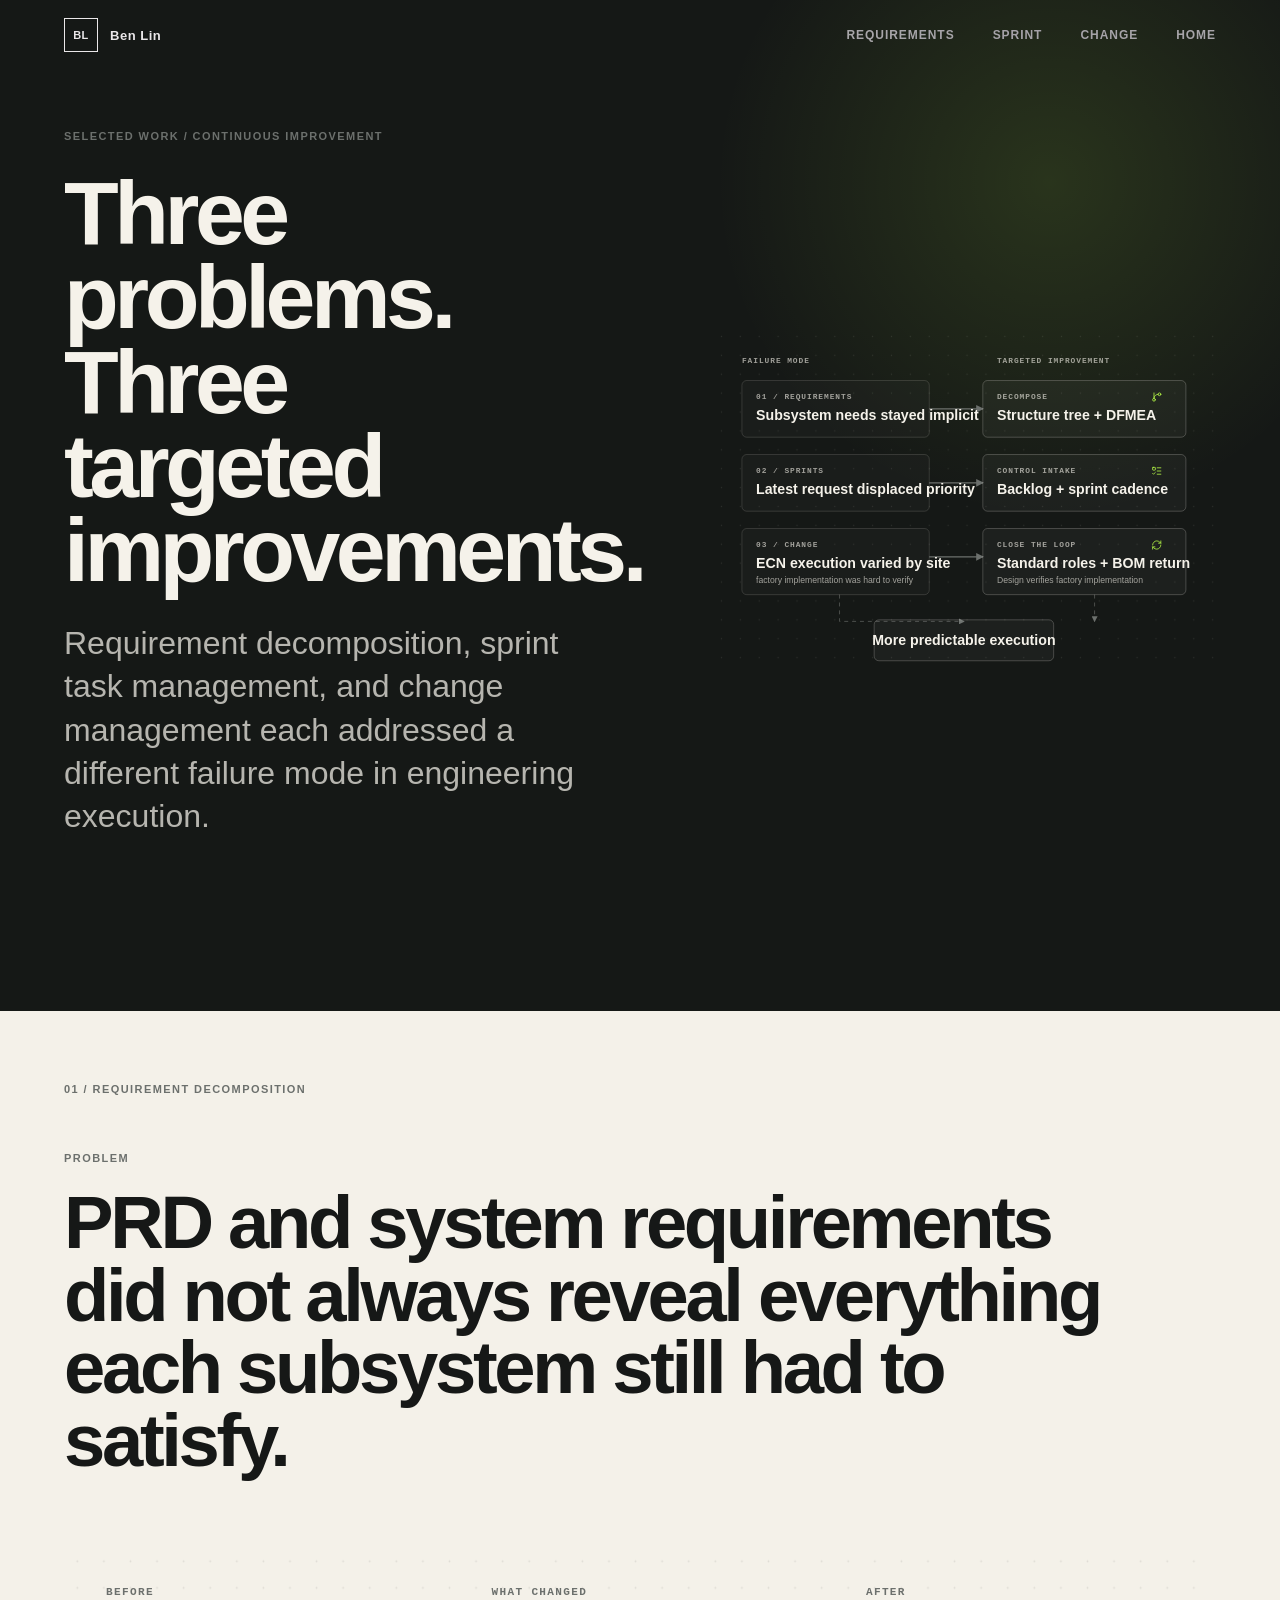
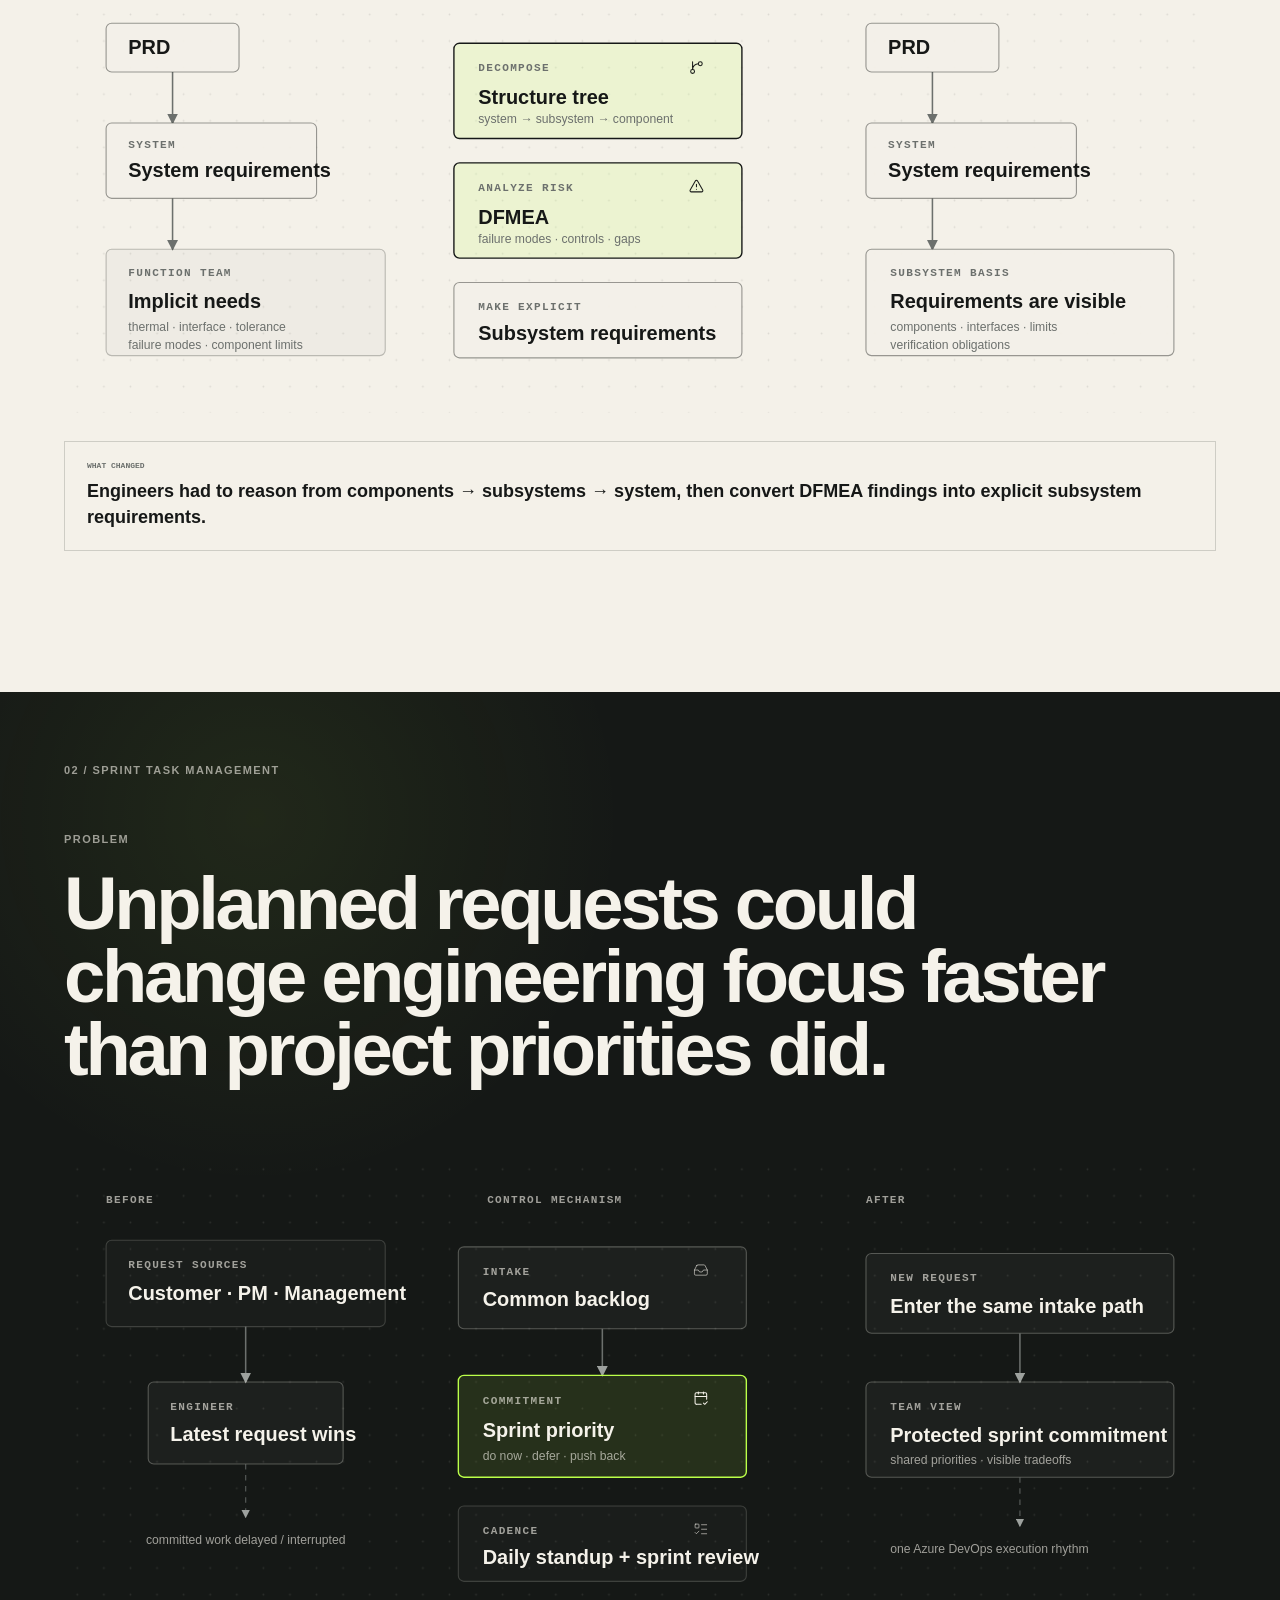
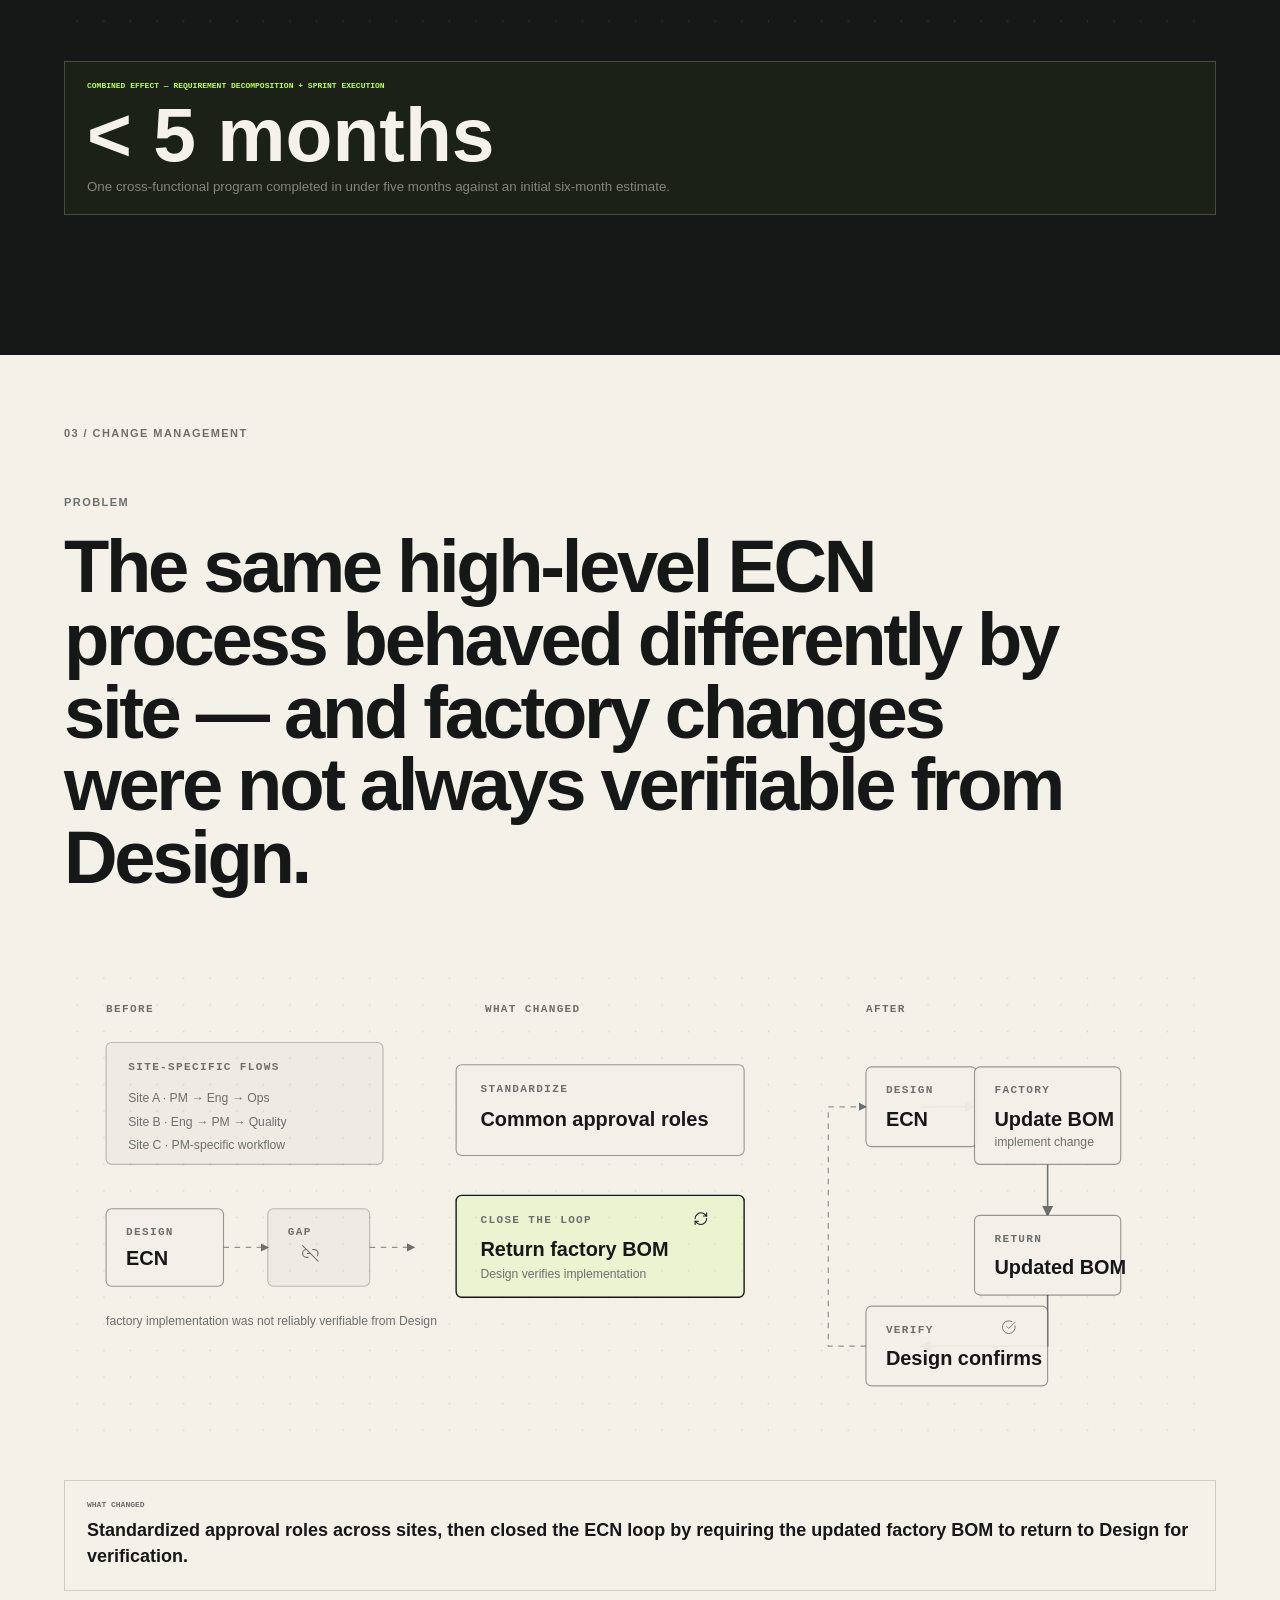
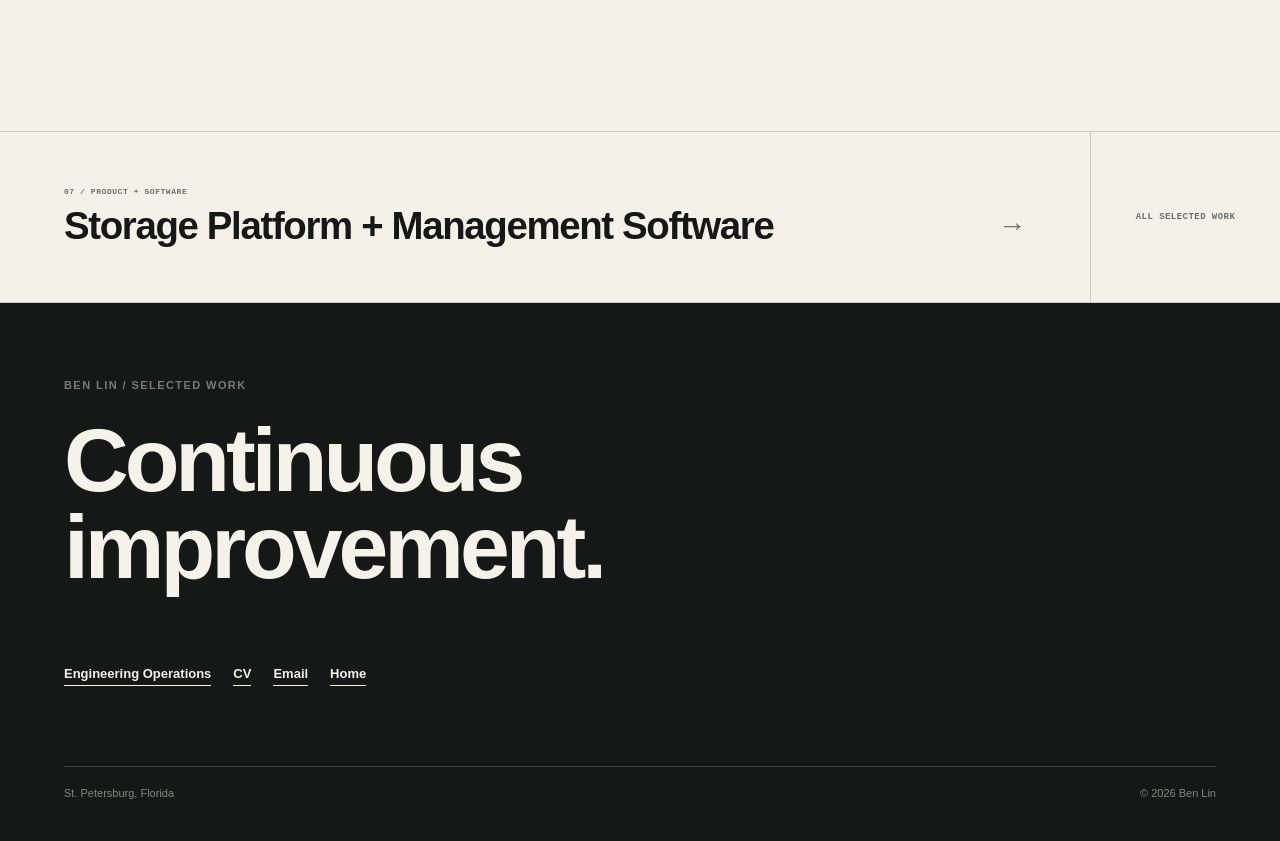
<file: execution-system.html>
<!DOCTYPE html>
<html lang="en">
<head>
  <meta charset="UTF-8" />
  <meta name="viewport" content="width=device-width, initial-scale=1.0" />
  <title>Continuous Improvement — Ben Lin</title>
  <meta name="description" content="Three engineering improvement initiatives: requirement decomposition, sprint task management, and change management." />
  <meta name="theme-color" content="#151816" />
  <link rel="canonical" href="https://benlatrobe.github.io/execution-system.html" />
  <meta property="og:title" content="Continuous Improvement — Ben Lin" />
  <meta property="og:description" content="Visual before-and-after cases for requirement decomposition, sprint execution, and change management." />
  <meta property="og:type" content="website" />
  <meta property="og:image" content="https://benlatrobe.github.io/assets/og/portfolio-preview.jpg" />
  <meta property="og:image:width" content="600" />
  <meta property="og:image:height" content="315" />
  <meta property="og:image:alt" content="Ben Lin engineering portfolio — product, engineering, factory, and AI systems." />
  <meta name="twitter:card" content="summary_large_image" />
  <meta name="twitter:image" content="https://benlatrobe.github.io/assets/og/portfolio-preview.jpg" />
  <link rel="icon" href="favicon.svg" type="image/svg+xml" />
  <link rel="manifest" href="site.webmanifest" />
  <link rel="stylesheet" href="styles.css" />
</head>
<body class="case-page execution-case-page ci-v3-page">
  <a class="skip-link" href="#top">Skip to content</a>
  <div class="progress" aria-hidden="true"><span id="progressBar"></span></div>

  <header class="site-header">
    <a class="brand" href="index.html"><span class="brand-mark">BL</span><span class="brand-name">Ben Lin</span></a>
    <nav class="nav">
      <a href="#requirements">Requirements</a>
      <a href="#sprint">Sprint</a>
      <a href="#change">Change</a>
      <a href="index.html#work">Home</a>
    </nav>
  </header>

  <main id="top">
    <section class="case-hero section ci-v2-hero">
      <div class="case-hero-inner">
        <div class="case-intro reveal">
          <p class="eyebrow">Selected work / continuous improvement</p>
          <h1>Three problems. Three targeted improvements.</h1>
          <p class="case-deck">Requirement decomposition, sprint task management, and change management each addressed a different failure mode in engineering execution.</p>
        </div>

        <div class="editorial-diagram diagram-dark reveal">
          <svg viewBox="0 0 640 440" role="img" aria-labelledby="ci-overview-title ci-overview-desc">
            <title id="ci-overview-title">Three engineering execution improvements</title>
            <desc id="ci-overview-desc">Three different execution failure modes were addressed with targeted mechanisms: requirement decomposition, sprint task management, and standardized closed-loop change management.</desc>
            <defs>
              <pattern id="ciDots" width="24" height="24" patternUnits="userSpaceOnUse">
                <circle class="dd-grid-dot" cx="12" cy="12" r="0.8"></circle>
              </pattern>
              <marker id="ciArrow" markerWidth="7" markerHeight="7" refX="6" refY="3.5" orient="auto">
                <path d="M0,0 L7,3.5 L0,7 Z" fill="#6c706d"></path>
              </marker>
            </defs>
            <rect x="0" y="0" width="640" height="440" fill="url(#ciDots)"></rect>

            <text class="dd-eyebrow" x="38" y="46">FAILURE MODE</text>
            <text class="dd-eyebrow" x="362" y="46">TARGETED IMPROVEMENT</text>

            <path class="dd-connector" d="M276 104 H344" marker-end="url(#ciArrow)"></path>
            <path class="dd-connector" d="M276 198 H344" marker-end="url(#ciArrow)"></path>
            <path class="dd-connector" d="M276 292 H344" marker-end="url(#ciArrow)"></path>
            <path class="dd-connector-dashed" d="M486 340 V374" marker-end="url(#ciArrow)"></path>
            <path class="dd-connector-dashed" d="M162 340 V374 H320" marker-end="url(#ciArrow)"></path>

            <g>
              <rect class="dd-node-soft" x="38" y="68" width="238" height="72" rx="6"></rect>
              <text class="dd-eyebrow" x="56" y="91">01 / REQUIREMENTS</text>
              <text class="dd-title" x="56" y="118">Subsystem needs stayed implicit</text>
            </g>
            <g>
              <rect class="dd-node" x="344" y="68" width="258" height="72" rx="6"></rect>
              <g class="dd-icon-accent" transform="translate(558 82) scale(.58)">
                <path d="M15 6a9 9 0 0 0-9 9V3"></path>
                <circle cx="18" cy="6" r="3"></circle>
                <circle cx="6" cy="18" r="3"></circle>
              </g>
              <text class="dd-eyebrow" x="362" y="91">DECOMPOSE</text>
              <text class="dd-title" x="362" y="118">Structure tree + DFMEA</text>
            </g>

            <g>
              <rect class="dd-node-soft" x="38" y="162" width="238" height="72" rx="6"></rect>
              <text class="dd-eyebrow" x="56" y="185">02 / SPRINTS</text>
              <text class="dd-title" x="56" y="212">Latest request displaced priority</text>
            </g>
            <g>
              <rect class="dd-node" x="344" y="162" width="258" height="72" rx="6"></rect>
              <g class="dd-icon-accent" transform="translate(558 176) scale(.58)">
                <path d="M13 5h8 M13 12h8 M13 19h8"></path>
                <path d="m3 17 2 2 4-4"></path>
                <rect x="3" y="4" width="6" height="6" rx="1"></rect>
              </g>
              <text class="dd-eyebrow" x="362" y="185">CONTROL INTAKE</text>
              <text class="dd-title" x="362" y="212">Backlog + sprint cadence</text>
            </g>

            <g>
              <rect class="dd-node-soft" x="38" y="256" width="238" height="84" rx="6"></rect>
              <text class="dd-eyebrow" x="56" y="279">03 / CHANGE</text>
              <text class="dd-title" x="56" y="306">ECN execution varied by site</text>
              <text class="dd-copy" x="56" y="325">factory implementation was hard to verify</text>
            </g>
            <g>
              <rect class="dd-node" x="344" y="256" width="258" height="84" rx="6"></rect>
              <g class="dd-icon-accent" transform="translate(558 270) scale(.58)">
                <path d="M3 12a9 9 0 0 1 9-9 9.75 9.75 0 0 1 6.74 2.74L21 8"></path>
                <path d="M21 3v5h-5"></path>
                <path d="M21 12a9 9 0 0 1-9 9 9.75 9.75 0 0 1-6.74-2.74L3 16"></path>
                <path d="M8 16H3v5"></path>
              </g>
              <text class="dd-eyebrow" x="362" y="279">CLOSE THE LOOP</text>
              <text class="dd-title" x="362" y="306">Standard roles + BOM return</text>
              <text class="dd-copy" x="362" y="325">Design verifies factory implementation</text>
            </g>

            <g>
              <rect class="dd-node" x="206" y="372" width="228" height="52" rx="6"></rect>
              <text class="dd-title" x="320" y="404" text-anchor="middle">More predictable execution</text>
            </g>
          </svg>
        </div>
      </div>
    </section>

    <section id="requirements" class="section case-light ci-case-section">
      <div class="section-index">01 / REQUIREMENT DECOMPOSITION</div>
      <div class="section-heading reveal">
        <p class="kicker">Problem</p>
        <h2>PRD and system requirements did not always reveal everything each subsystem still had to satisfy.</h2>
      </div>

      <div class="editorial-diagram diagram-scroll reveal">
        <svg viewBox="0 0 1040 420" role="img" aria-labelledby="req-delta-title req-delta-desc">
          <title id="req-delta-title">Requirement decomposition before and after</title>
          <desc id="req-delta-desc">Before the change, product and system requirements could leave subsystem needs implicit. The intervention added structure-tree decomposition and DFMEA reasoning so subsystem requirements, interfaces, limits, and verification needs became explicit.</desc>
          <defs>
            <pattern id="reqDeltaDots" width="24" height="24" patternUnits="userSpaceOnUse">
              <circle class="dd-grid-dot" cx="12" cy="12" r="0.8"></circle>
            </pattern>
            <marker id="reqDeltaArrow" markerWidth="7" markerHeight="7" refX="6" refY="3.5" orient="auto">
              <path d="M0,0 L7,3.5 L0,7 Z" fill="#6c706d"></path>
            </marker>
          </defs>
          <rect x="0" y="0" width="1040" height="420" fill="url(#reqDeltaDots)"></rect>

          <text class="dd-eyebrow" x="38" y="42">BEFORE</text>
          <text class="dd-eyebrow" x="386" y="42">WHAT CHANGED</text>
          <text class="dd-eyebrow" x="724" y="42">AFTER</text>

          <path class="dd-connector" d="M98 112 V158" marker-end="url(#reqDeltaArrow)"></path>
          <path class="dd-connector" d="M98 226 V272" marker-end="url(#reqDeltaArrow)"></path>

          <g>
            <rect class="dd-node" x="38" y="68" width="120" height="44" rx="5"></rect>
            <text class="dd-title" x="58" y="96">PRD</text>
          </g>
          <g>
            <rect class="dd-node" x="38" y="158" width="190" height="68" rx="5"></rect>
            <text class="dd-eyebrow" x="58" y="181">SYSTEM</text>
            <text class="dd-title" x="58" y="207">System requirements</text>
          </g>
          <g>
            <rect class="dd-node-soft" x="38" y="272" width="252" height="96" rx="5"></rect>
            <text class="dd-eyebrow" x="58" y="296">FUNCTION TEAM</text>
            <text class="dd-title" x="58" y="325">Implicit needs</text>
            <text class="dd-copy" x="58" y="346">thermal · interface · tolerance</text>
            <text class="dd-copy" x="58" y="362">failure modes · component limits</text>
          </g>

          <g>
            <rect class="dd-node-accent" x="352" y="86" width="260" height="86" rx="5"></rect>
            <g class="dd-icon" transform="translate(564 101) scale(.58)">
              <path d="M15 6a9 9 0 0 0-9 9V3"></path>
              <circle cx="18" cy="6" r="3"></circle>
              <circle cx="6" cy="18" r="3"></circle>
            </g>
            <text class="dd-eyebrow" x="374" y="111">DECOMPOSE</text>
            <text class="dd-title" x="374" y="141">Structure tree</text>
            <text class="dd-copy" x="374" y="158">system → subsystem → component</text>
          </g>
          <g>
            <rect class="dd-node-accent" x="352" y="194" width="260" height="86" rx="5"></rect>
            <g class="dd-icon" transform="translate(564 208) scale(.58)">
              <path d="m21.73 18-8-14a2 2 0 0 0-3.48 0l-8 14A2 2 0 0 0 4 21h16a2 2 0 0 0 1.73-3"></path>
              <path d="M12 9v4 M12 17h.01"></path>
            </g>
            <text class="dd-eyebrow" x="374" y="219">ANALYZE RISK</text>
            <text class="dd-title" x="374" y="249">DFMEA</text>
            <text class="dd-copy" x="374" y="266">failure modes · controls · gaps</text>
          </g>
          <g>
            <rect class="dd-node" x="352" y="302" width="260" height="68" rx="5"></rect>
            <text class="dd-eyebrow" x="374" y="327">MAKE EXPLICIT</text>
            <text class="dd-title" x="374" y="354">Subsystem requirements</text>
          </g>

          <path class="dd-connector" d="M784 112 V158" marker-end="url(#reqDeltaArrow)"></path>
          <path class="dd-connector" d="M784 226 V272" marker-end="url(#reqDeltaArrow)"></path>
          <g>
            <rect class="dd-node" x="724" y="68" width="120" height="44" rx="5"></rect>
            <text class="dd-title" x="744" y="96">PRD</text>
          </g>
          <g>
            <rect class="dd-node" x="724" y="158" width="190" height="68" rx="5"></rect>
            <text class="dd-eyebrow" x="744" y="181">SYSTEM</text>
            <text class="dd-title" x="744" y="207">System requirements</text>
          </g>
          <g>
            <rect class="dd-node" x="724" y="272" width="278" height="96" rx="5"></rect>
            <text class="dd-eyebrow" x="746" y="296">SUBSYSTEM BASIS</text>
            <text class="dd-title" x="746" y="325">Requirements are visible</text>
            <text class="dd-copy" x="746" y="346">components · interfaces · limits</text>
            <text class="dd-copy" x="746" y="362">verification obligations</text>
          </g>
        </svg>
      </div>

      <div class="ci-v3-intervention reveal">
        <span>WHAT CHANGED</span>
        <strong>Engineers had to reason from components → subsystems → system, then convert DFMEA findings into explicit subsystem requirements.</strong>
      </div>
    </section>

    <section id="sprint" class="section section-dark ci-case-section ci-sprint-v2">
      <div class="section-index">02 / SPRINT TASK MANAGEMENT</div>
      <div class="section-heading reveal">
        <p class="kicker">Problem</p>
        <h2>Unplanned requests could change engineering focus faster than project priorities did.</h2>
      </div>

      <div class="editorial-diagram diagram-scroll diagram-dark reveal">
        <svg viewBox="0 0 1040 430" role="img" aria-labelledby="sprint-delta-title sprint-delta-desc">
          <title id="sprint-delta-title">Sprint task management before and after</title>
          <desc id="sprint-delta-desc">Before the change, requests from customers, project managers, and management could directly interrupt engineers and delay committed work. After the change, requests entered a common backlog and sprint commitment process with daily and sprint review cadence.</desc>
          <defs>
            <pattern id="sprintDeltaDots" width="24" height="24" patternUnits="userSpaceOnUse">
              <circle class="dd-grid-dot" cx="12" cy="12" r="0.8"></circle>
            </pattern>
            <marker id="sprintDeltaArrow" markerWidth="7" markerHeight="7" refX="6" refY="3.5" orient="auto">
              <path d="M0,0 L7,3.5 L0,7 Z" fill="#9da19e"></path>
            </marker>
          </defs>
          <rect x="0" y="0" width="1040" height="430" fill="url(#sprintDeltaDots)"></rect>

          <text class="dd-eyebrow" x="38" y="42">BEFORE</text>
          <text class="dd-eyebrow" x="382" y="42">CONTROL MECHANISM</text>
          <text class="dd-eyebrow" x="724" y="42">AFTER</text>

          <g>
            <rect class="dd-node-soft" x="38" y="76" width="252" height="78" rx="5"></rect>
            <text class="dd-eyebrow" x="58" y="101">REQUEST SOURCES</text>
            <text class="dd-title" x="58" y="130">Customer · PM · Management</text>
          </g>
          <path class="dd-connector" d="M164 154 V204" marker-end="url(#sprintDeltaArrow)"></path>
          <g>
            <rect class="dd-node" x="76" y="204" width="176" height="74" rx="5"></rect>
            <text class="dd-eyebrow" x="96" y="229">ENGINEER</text>
            <text class="dd-title" x="96" y="257">Latest request wins</text>
          </g>
          <path class="dd-connector-dashed" d="M164 278 V326" marker-end="url(#sprintDeltaArrow)"></path>
          <text class="dd-copy" x="74" y="350">committed work delayed / interrupted</text>

          <g>
            <rect class="dd-node" x="356" y="82" width="260" height="74" rx="5"></rect>
            <g class="dd-icon-muted" transform="translate(568 96) scale(.58)">
              <polyline points="22 12 16 12 14 15 10 15 8 12 2 12"></polyline>
              <path d="M5.45 5.11 2 12v6a2 2 0 0 0 2 2h16a2 2 0 0 0 2-2v-6l-3.45-6.89A2 2 0 0 0 16.76 4H7.24a2 2 0 0 0-1.79 1.11z"></path>
            </g>
            <text class="dd-eyebrow" x="378" y="107">INTAKE</text>
            <text class="dd-title" x="378" y="135">Common backlog</text>
          </g>
          <path class="dd-connector" d="M486 156 V198" marker-end="url(#sprintDeltaArrow)"></path>
          <g>
            <rect class="dd-node-accent" x="356" y="198" width="260" height="92" rx="5"></rect>
            <g class="dd-icon" transform="translate(568 212) scale(.58)">
              <path d="M 19 3 L 5 3 M 21 13 L 21 5 M 21 5 A2 2 0 0 0 19 3 M 3 19 A2 2 0 0 0 5 21 M 3 5 L 3 19 M 5 3 A2 2 0 0 0 3 5"></path>
              <path d="m16 19 2 2 4-4 M16 2v3 M3 9h18 M5 21 L12.5 21 M8 2v3"></path>
            </g>
            <text class="dd-eyebrow" x="378" y="224">COMMITMENT</text>
            <text class="dd-title" x="378" y="254">Sprint priority</text>
            <text class="dd-copy" x="378" y="274">do now · defer · push back</text>
          </g>
          <g>
            <rect class="dd-node-soft" x="356" y="316" width="260" height="68" rx="5"></rect>
            <g class="dd-icon-muted" transform="translate(568 330) scale(.58)">
              <path d="M13 5h8 M13 12h8 M13 19h8"></path>
              <path d="m3 17 2 2 4-4"></path>
              <rect x="3" y="4" width="6" height="6" rx="1"></rect>
            </g>
            <text class="dd-eyebrow" x="378" y="341">CADENCE</text>
            <text class="dd-title" x="378" y="368">Daily standup + sprint review</text>
          </g>

          <g>
            <rect class="dd-node" x="724" y="88" width="278" height="72" rx="5"></rect>
            <text class="dd-eyebrow" x="746" y="113">NEW REQUEST</text>
            <text class="dd-title" x="746" y="142">Enter the same intake path</text>
          </g>
          <path class="dd-connector" d="M863 160 V204" marker-end="url(#sprintDeltaArrow)"></path>
          <g>
            <rect class="dd-node" x="724" y="204" width="278" height="86" rx="5"></rect>
            <text class="dd-eyebrow" x="746" y="229">TEAM VIEW</text>
            <text class="dd-title" x="746" y="258">Protected sprint commitment</text>
            <text class="dd-copy" x="746" y="278">shared priorities · visible tradeoffs</text>
          </g>
          <path class="dd-connector-dashed" d="M863 290 V334" marker-end="url(#sprintDeltaArrow)"></path>
          <text class="dd-copy" x="746" y="358">one Azure DevOps execution rhythm</text>
        </svg>
      </div>

      <div class="ci-v3-combined-outcome reveal">
        <span>COMBINED EFFECT — REQUIREMENT DECOMPOSITION + SPRINT EXECUTION</span>
        <strong>&lt; 5 months</strong>
        <small>One cross-functional program completed in under five months against an initial six-month estimate.</small>
      </div>
    </section>

    <section id="change" class="section case-light ci-case-section ci-change-v3">
      <div class="section-index">03 / CHANGE MANAGEMENT</div>
      <div class="section-heading reveal">
        <p class="kicker">Problem</p>
        <h2>The same high-level ECN process behaved differently by site — and factory changes were not always verifiable from Design.</h2>
      </div>

      <div class="editorial-diagram diagram-scroll reveal">
        <svg viewBox="0 0 1040 440" role="img" aria-labelledby="change-delta-title change-delta-desc">
          <title id="change-delta-title">Engineering change management before and after</title>
          <desc id="change-delta-desc">Before the change, approval sequences varied by site and the design system had no reliable closed-loop confirmation of factory BOM implementation. The change standardized approval roles and required the updated factory BOM to return to Design for verification.</desc>
          <defs>
            <pattern id="changeDeltaDots" width="24" height="24" patternUnits="userSpaceOnUse">
              <circle class="dd-grid-dot" cx="12" cy="12" r="0.8"></circle>
            </pattern>
            <marker id="changeDeltaArrow" markerWidth="7" markerHeight="7" refX="6" refY="3.5" orient="auto">
              <path d="M0,0 L7,3.5 L0,7 Z" fill="#6c706d"></path>
            </marker>
          </defs>
          <rect x="0" y="0" width="1040" height="440" fill="url(#changeDeltaDots)"></rect>

          <text class="dd-eyebrow" x="38" y="42">BEFORE</text>
          <text class="dd-eyebrow" x="380" y="42">WHAT CHANGED</text>
          <text class="dd-eyebrow" x="724" y="42">AFTER</text>

          <g>
            <rect class="dd-node-soft" x="38" y="70" width="250" height="110" rx="5"></rect>
            <text class="dd-eyebrow" x="58" y="95">SITE-SPECIFIC FLOWS</text>
            <text class="dd-copy" x="58" y="124">Site A · PM → Eng → Ops</text>
            <text class="dd-copy" x="58" y="145">Site B · Eng → PM → Quality</text>
            <text class="dd-copy" x="58" y="166">Site C · PM-specific workflow</text>
          </g>
          <g>
            <rect class="dd-node" x="38" y="220" width="106" height="70" rx="5"></rect>
            <text class="dd-eyebrow" x="56" y="244">DESIGN</text>
            <text class="dd-title" x="56" y="271">ECN</text>
          </g>
          <path class="dd-connector-dashed" d="M144 255 H184" marker-end="url(#changeDeltaArrow)"></path>
          <g>
            <rect class="dd-node-soft" x="184" y="220" width="92" height="70" rx="5"></rect>
            <text class="dd-eyebrow" x="202" y="244">GAP</text>
            <g class="dd-icon-muted" transform="translate(214 252) scale(.7)">
              <path d="M9 17H7A5 5 0 0 1 7 7 M15 7h2a5 5 0 0 1 4 8"></path>
              <line x1="8" x2="12" y1="12" y2="12"></line>
              <line x1="2" x2="22" y1="2" y2="22"></line>
            </g>
          </g>
          <path class="dd-connector-dashed" d="M276 255 H316" marker-end="url(#changeDeltaArrow)"></path>
          <text class="dd-copy" x="38" y="325">factory implementation was not reliably verifiable from Design</text>

          <g>
            <rect class="dd-node" x="354" y="90" width="260" height="82" rx="5"></rect>
            <text class="dd-eyebrow" x="376" y="115">STANDARDIZE</text>
            <text class="dd-title" x="376" y="145">Common approval roles</text>
          </g>
          <g>
            <rect class="dd-node-accent" x="354" y="208" width="260" height="92" rx="5"></rect>
            <g class="dd-icon" transform="translate(568 222) scale(.58)">
              <path d="M3 12a9 9 0 0 1 9-9 9.75 9.75 0 0 1 6.74 2.74L21 8"></path>
              <path d="M21 3v5h-5"></path>
              <path d="M21 12a9 9 0 0 1-9 9 9.75 9.75 0 0 1-6.74-2.74L3 16"></path>
              <path d="M8 16H3v5"></path>
            </g>
            <text class="dd-eyebrow" x="376" y="233">CLOSE THE LOOP</text>
            <text class="dd-title" x="376" y="263">Return factory BOM</text>
            <text class="dd-copy" x="376" y="283">Design verifies implementation</text>
          </g>

          <path class="dd-connector" d="M774 128 H822" marker-end="url(#changeDeltaArrow)"></path>
          <path class="dd-connector" d="M888 180 V226" marker-end="url(#changeDeltaArrow)"></path>
          <path class="dd-connector" d="M888 298 V344 H774" marker-end="url(#changeDeltaArrow)"></path>
          <path class="dd-connector-dashed" d="M724 344 H690 V128 H724" marker-end="url(#changeDeltaArrow)"></path>

          <g>
            <rect class="dd-node" x="724" y="92" width="100" height="72" rx="5"></rect>
            <text class="dd-eyebrow" x="742" y="116">DESIGN</text>
            <text class="dd-title" x="742" y="145">ECN</text>
          </g>
          <g>
            <rect class="dd-node" x="822" y="92" width="132" height="88" rx="5"></rect>
            <text class="dd-eyebrow" x="840" y="116">FACTORY</text>
            <text class="dd-title" x="840" y="145">Update BOM</text>
            <text class="dd-copy" x="840" y="163">implement change</text>
          </g>
          <g>
            <rect class="dd-node" x="822" y="226" width="132" height="72" rx="5"></rect>
            <text class="dd-eyebrow" x="840" y="250">RETURN</text>
            <text class="dd-title" x="840" y="279">Updated BOM</text>
          </g>
          <g>
            <rect class="dd-node" x="724" y="308" width="164" height="72" rx="5"></rect>
            <g class="dd-icon-muted" transform="translate(846 320) scale(.58)">
              <path d="M21.801 10A10 10 0 1 1 17 3.335"></path>
              <path d="m9 11 3 3L22 4"></path>
            </g>
            <text class="dd-eyebrow" x="742" y="332">VERIFY</text>
            <text class="dd-title" x="742" y="361">Design confirms</text>
          </g>
        </svg>
      </div>

      <div class="ci-v3-intervention reveal">
        <span>WHAT CHANGED</span>
        <strong>Standardized approval roles across sites, then closed the ECN loop by requiring the updated factory BOM to return to Design for verification.</strong>
      </div>
    </section>

    <section class="case-sequence-nav">
      <a class="case-sequence-next" href="storage-platform.html">
        <span>07 / PRODUCT + SOFTWARE</span>
        <strong>Storage Platform + Management Software</strong>
        <i>→</i>
      </a>
      <a class="case-sequence-all" href="index.html#work">All selected work</a>
    </section>
  </main>

  <footer id="contact" class="footer">
    <div><p class="footer-label">BEN LIN / SELECTED WORK</p><h2>Continuous improvement.</h2></div>
    <div class="footer-links"><a href="engineering-visibility.html">Engineering Operations</a><a href="cv.html">CV</a><a href="mailto:benlatrobe@gmail.com">Email</a><a href="index.html">Home</a></div>
    <div class="footer-meta"><span>St. Petersburg, Florida</span><span>© <span id="year"></span> Ben Lin</span></div>
  </footer>

  <script src="script.js"></script>
</body>
</html>
</file>
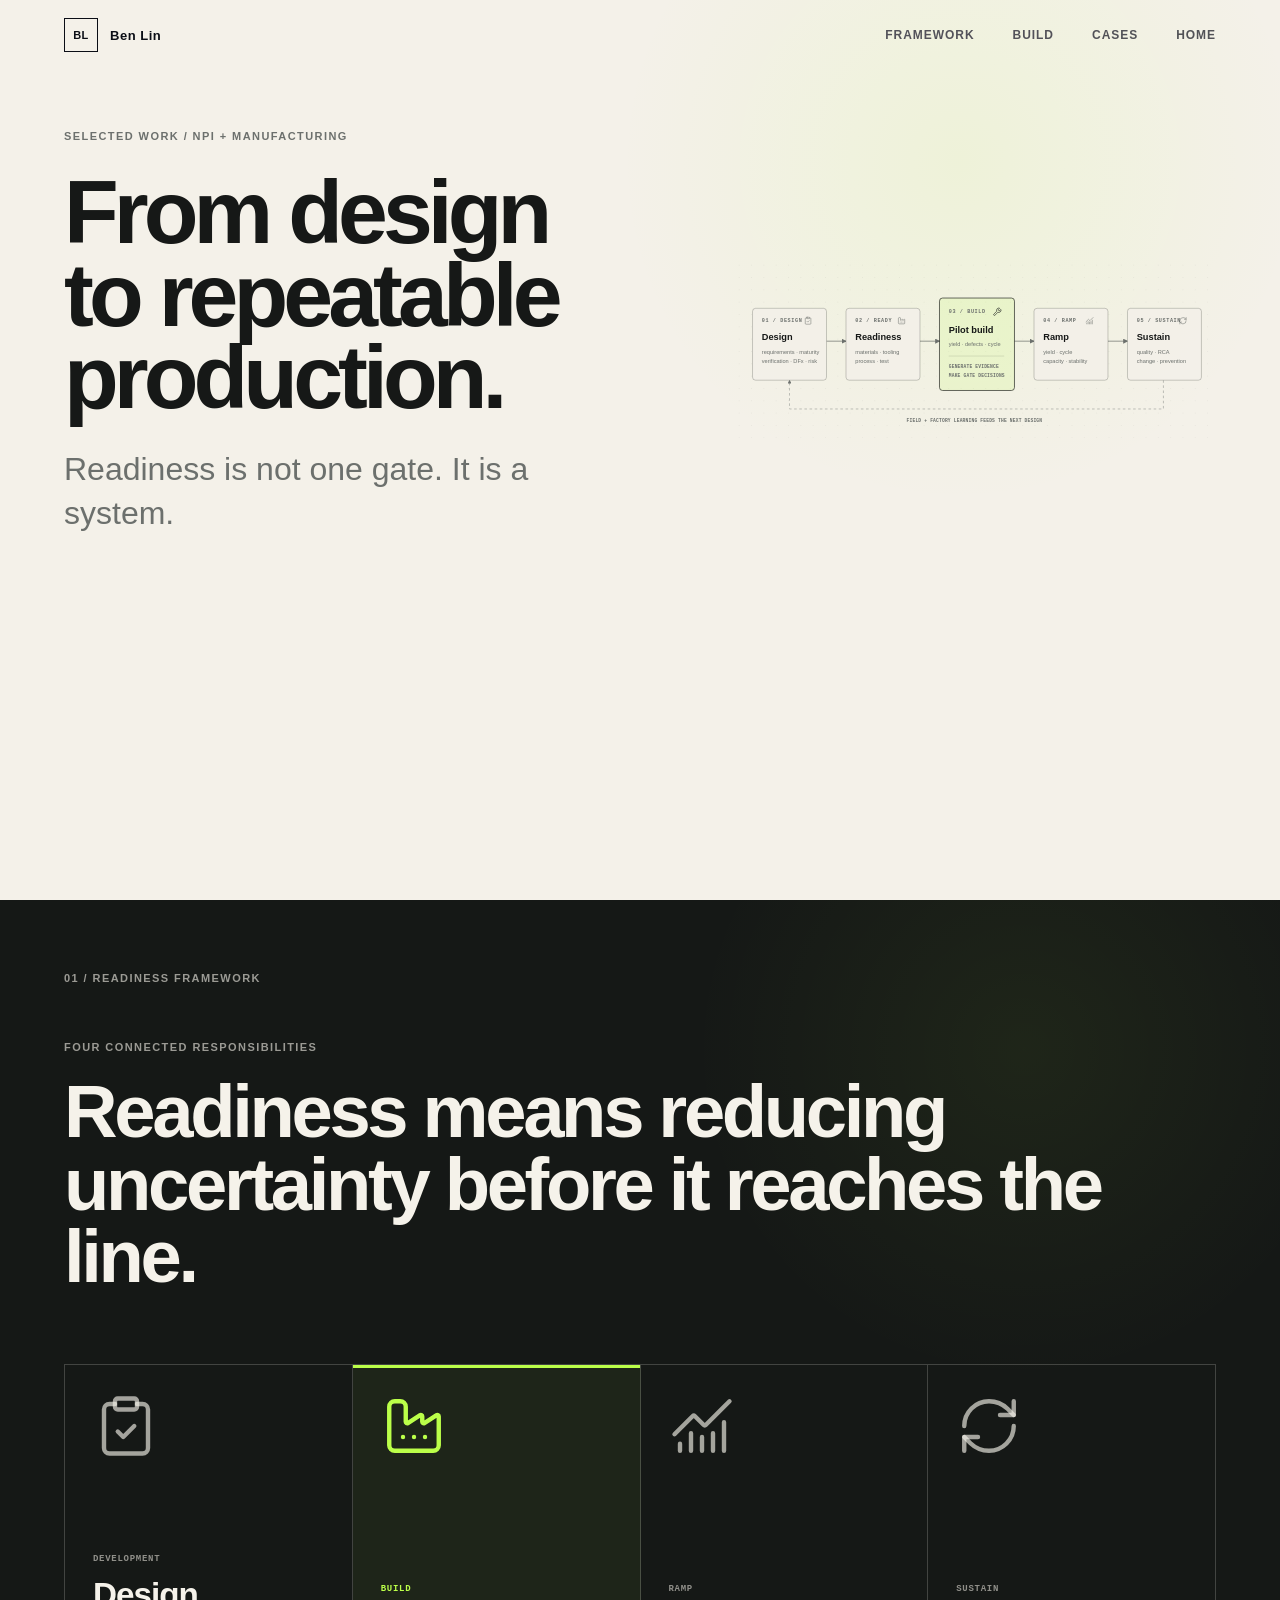
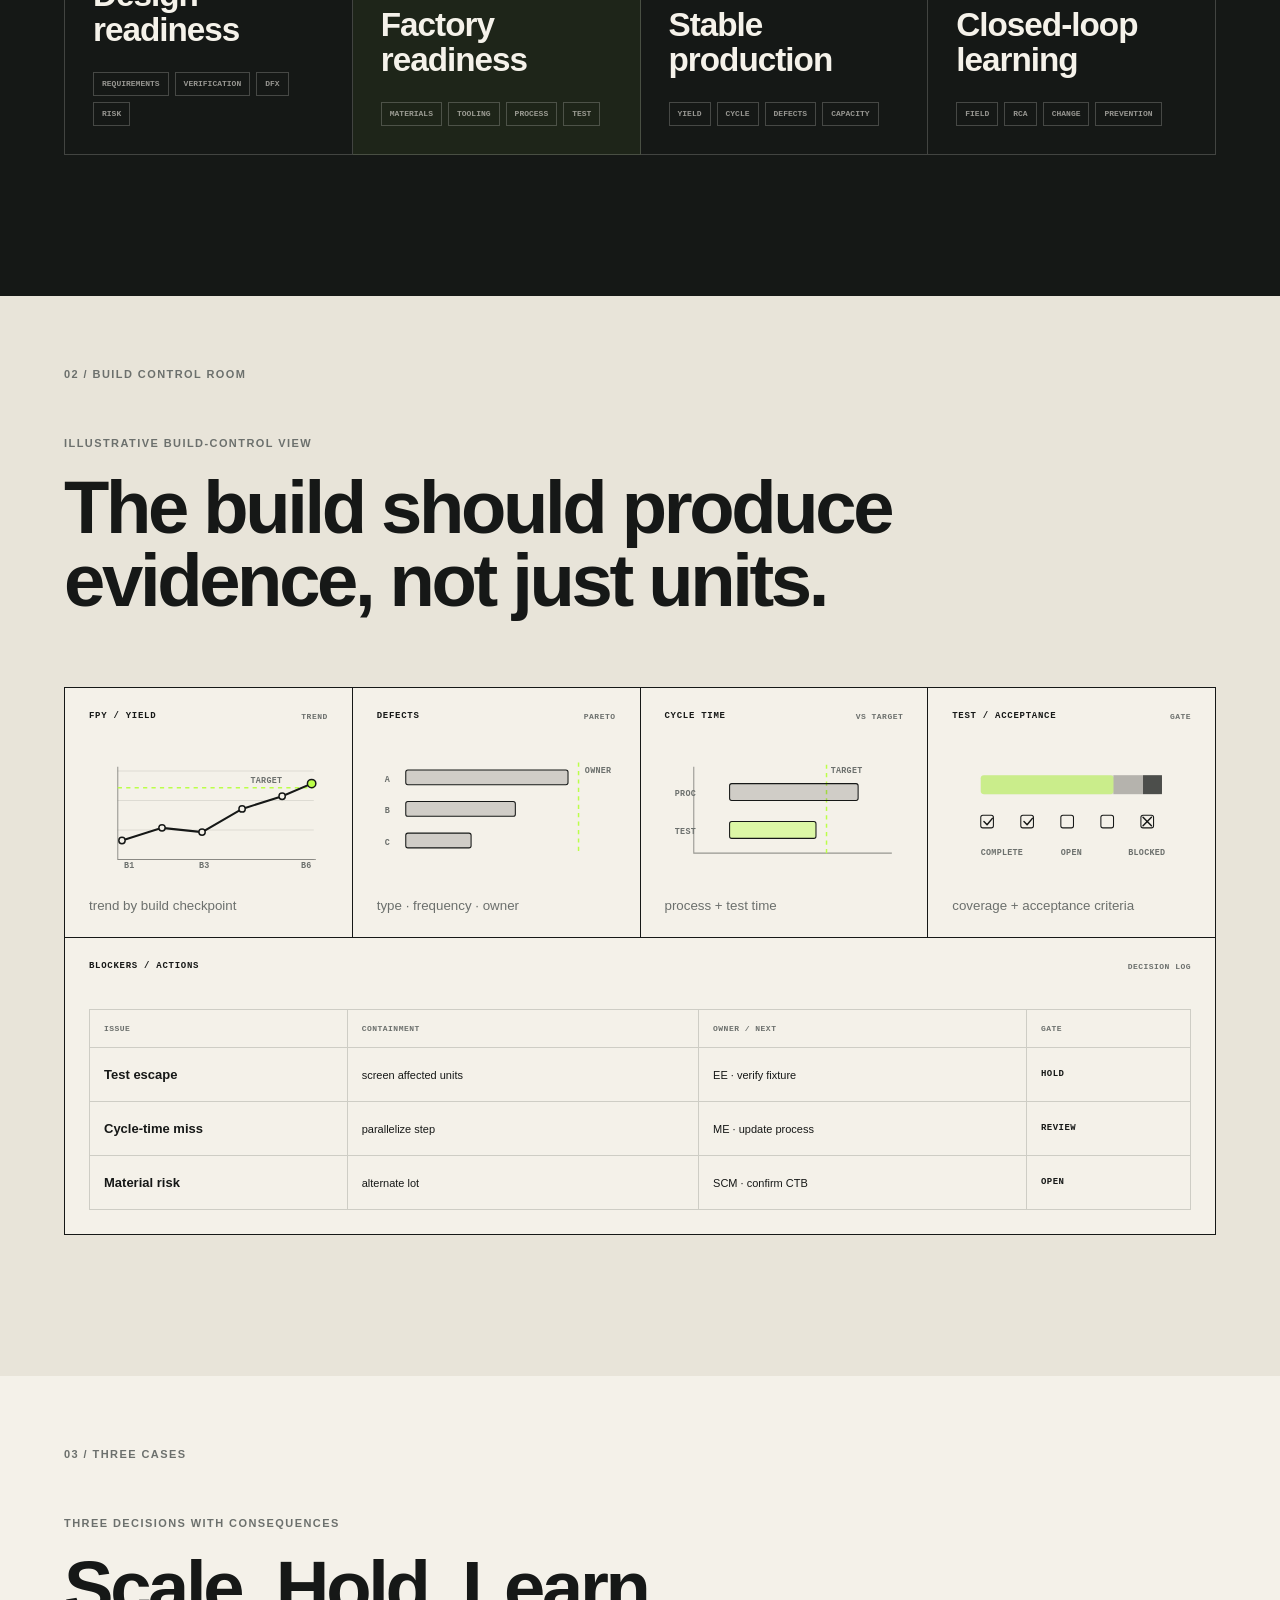
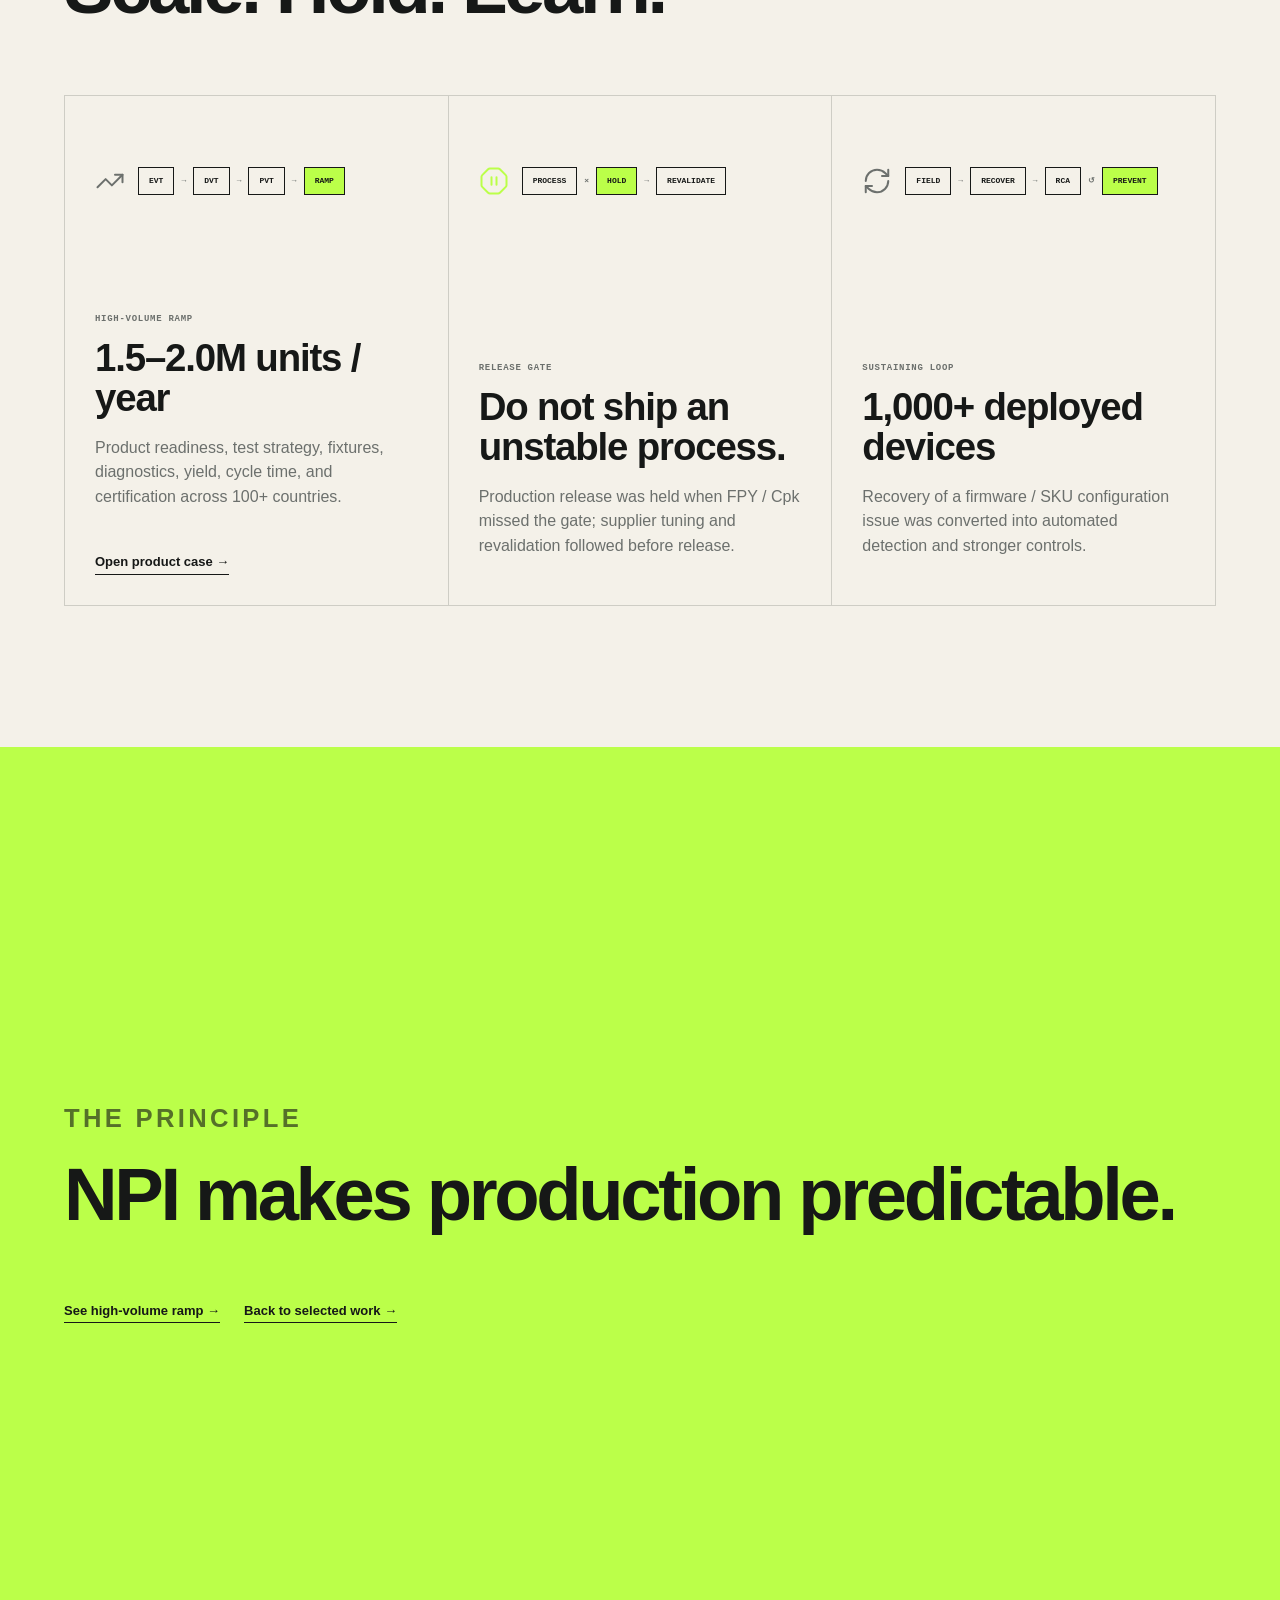
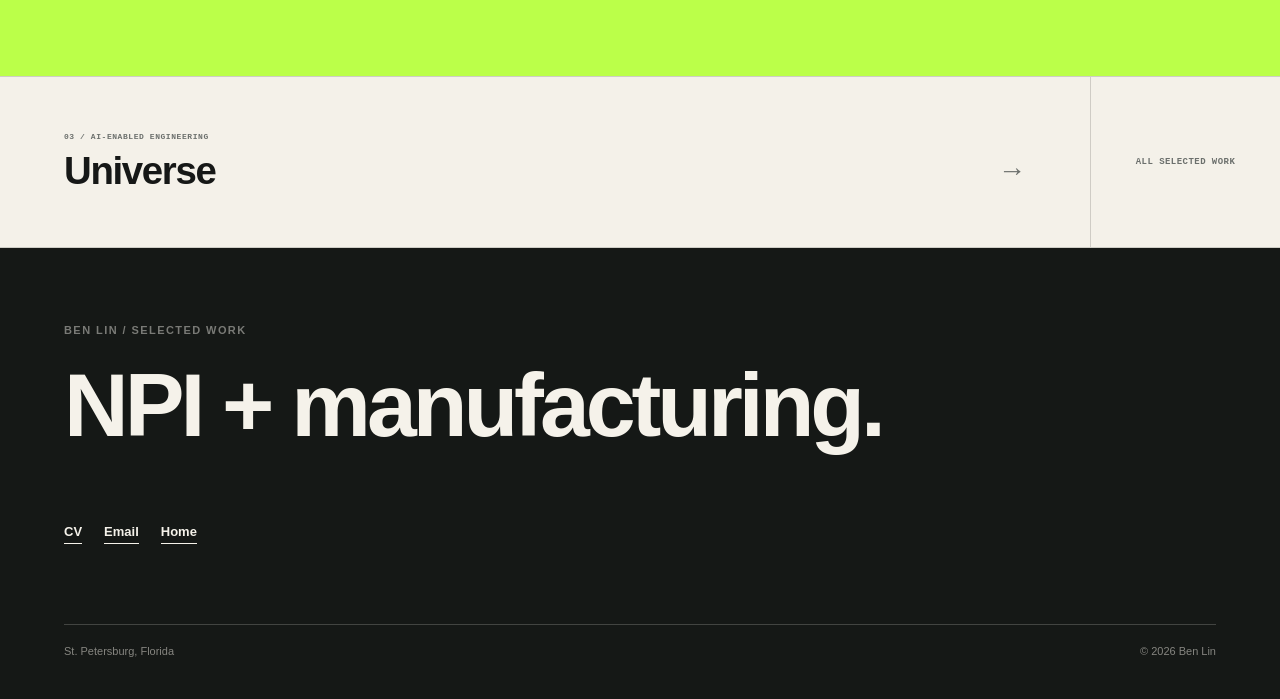
<file: npi-readiness.html>
<!DOCTYPE html>
<html lang="en">
<head>
  <meta charset="UTF-8" />
  <meta name="viewport" content="width=device-width, initial-scale=1.0" />
  <title>NPI & Manufacturing Readiness — Ben Lin</title>
  <meta name="description" content="A visual hardware NPI case study covering development readiness, build readiness, production ramp, release gates, and sustaining." />
  <meta name="theme-color" content="#f4f1e9" />
  <link rel="canonical" href="https://benlatrobe.github.io/npi-readiness.html" />
  <meta property="og:title" content="NPI & Manufacturing Readiness — Ben Lin" />
  <meta property="og:description" content="From engineering intent to repeatable production: readiness, build control, ramp, and sustaining." />
  <meta property="og:type" content="website" />
  <meta property="og:image" content="https://benlatrobe.github.io/assets/og/portfolio-preview.jpg" />
  <meta property="og:image:width" content="600" />
  <meta property="og:image:height" content="315" />
  <meta property="og:image:alt" content="Ben Lin engineering portfolio — product, engineering, factory, and AI systems." />
  <meta name="twitter:card" content="summary_large_image" />
  <meta name="twitter:image" content="https://benlatrobe.github.io/assets/og/portfolio-preview.jpg" />
  <link rel="icon" href="favicon.svg" type="image/svg+xml" />
  <link rel="manifest" href="site.webmanifest" />
  <link rel="stylesheet" href="styles.css" />
</head>
<body class="case-page npi-case-page npi-visual-page">
  <a class="skip-link" href="#top">Skip to content</a>
  <div class="progress" aria-hidden="true"><span id="progressBar"></span></div>

  <header class="site-header">
    <a class="brand" href="index.html">
      <span class="brand-mark">BL</span>
      <span class="brand-name">Ben Lin</span>
    </a>
    <nav class="nav">
      <a href="#framework">Framework</a>
      <a href="#control-room">Build</a>
      <a href="#cases">Cases</a>
      <a href="index.html#work">Home</a>
    </nav>
  </header>

  <main id="top">
    <section class="product-hero section npi-visual-hero">
      <div class="product-hero-inner">
        <div class="reveal">
          <p class="eyebrow">Selected work / NPI + manufacturing</p>
          <h1>From design to repeatable production.</h1>
          <p class="case-deck">Readiness is not one gate. It is a system.</p>
        </div>

        <div class="editorial-diagram diagram-scroll npi-lifecycle-diagram reveal">
          <svg viewBox="0 0 940 350" role="img" aria-labelledby="npi-life-title npi-life-desc">
            <title id="npi-life-title">NPI lifecycle</title>
            <desc id="npi-life-desc">A five-stage product lifecycle moves from design to readiness, build, ramp, and sustaining. Pilot build is the focal evidence-generating stage, while sustaining feeds factory and field learning back into future design.</desc>
            <defs>
              <pattern id="npiDots" width="24" height="24" patternUnits="userSpaceOnUse">
                <circle class="dd-grid-dot" cx="12" cy="12" r="0.8"></circle>
              </pattern>
              <marker id="npiArrow" markerWidth="7" markerHeight="7" refX="6" refY="3.5" orient="auto">
                <path d="M0,0 L7,3.5 L0,7 Z" fill="#6c706d"></path>
              </marker>
            </defs>

            <rect x="0" y="0" width="940" height="350" fill="url(#npiDots)"></rect>

            <path class="dd-connector" d="M182 160 H220" marker-end="url(#npiArrow)"></path>
            <path class="dd-connector" d="M364 160 H402" marker-end="url(#npiArrow)"></path>
            <path class="dd-connector" d="M548 160 H586" marker-end="url(#npiArrow)"></path>
            <path class="dd-connector" d="M730 160 H768" marker-end="url(#npiArrow)"></path>
            <path class="dd-connector-dashed" d="M838 236 V292 H110 V236" marker-end="url(#npiArrow)"></path>
            <text class="dd-tech" x="470" y="318" text-anchor="middle">FIELD + FACTORY LEARNING FEEDS THE NEXT DESIGN</text>

            <g>
              <rect class="dd-node" x="38" y="96" width="144" height="140" rx="6"></rect>
              <g class="dd-icon-muted" transform="translate(138 112) scale(.68)">
                <rect width="8" height="4" x="8" y="2" rx="1" ry="1"></rect>
                <path d="M16 4h2a2 2 0 0 1 2 2v14a2 2 0 0 1-2 2H6a2 2 0 0 1-2-2V6a2 2 0 0 1 2-2h2"></path>
                <path d="m9 14 2 2 4-4"></path>
              </g>
              <text class="dd-eyebrow" x="56" y="122">01 / DESIGN</text>
              <text class="dd-title" x="56" y="158">Design</text>
              <text class="dd-copy" x="56" y="184">requirements · maturity</text>
              <text class="dd-copy" x="56" y="202">verification · DFx · risk</text>
            </g>

            <g>
              <rect class="dd-node" x="220" y="96" width="144" height="140" rx="6"></rect>
              <g class="dd-icon-muted" transform="translate(320 112) scale(.68)">
                <path d="M12 16h.01 M16 16h.01 M8 16h.01"></path>
                <path d="M3 19a2 2 0 0 0 2 2h14a2 2 0 0 0 2-2V8.5a.5.5 0 0 0-.769-.422l-4.462 2.844A.5.5 0 0 1 15 10.5v-2a.5.5 0 0 0-.769-.422L9.77 10.922A.5.5 0 0 1 9 10.5V5a2 2 0 0 0-2-2H5a2 2 0 0 0-2 2z"></path>
              </g>
              <text class="dd-eyebrow" x="238" y="122">02 / READY</text>
              <text class="dd-title" x="238" y="158">Readiness</text>
              <text class="dd-copy" x="238" y="184">materials · tooling</text>
              <text class="dd-copy" x="238" y="202">process · test</text>
            </g>

            <g>
              <rect class="dd-node-accent" x="402" y="76" width="146" height="180" rx="6"></rect>
              <g class="dd-icon" transform="translate(506 94) scale(.72)">
                <path d="M14.7 6.3a1 1 0 0 0 0 1.4l1.6 1.6a1 1 0 0 0 1.4 0l3.106-3.105c.32-.322.863-.22.983.218a6 6 0 0 1-8.259 7.057l-7.91 7.91a1 1 0 0 1-2.999-3l7.91-7.91a6 6 0 0 1 7.057-8.259c.438.12.54.662.219.984z"></path>
              </g>
              <text class="dd-eyebrow" x="420" y="106">03 / BUILD</text>
              <text class="dd-title" x="420" y="144">Pilot build</text>
              <text class="dd-copy" x="420" y="169">yield · defects · cycle</text>
              <line class="dd-rule" x1="420" y1="189" x2="528" y2="189"></line>
              <text class="dd-tech" x="420" y="212">GENERATE EVIDENCE</text>
              <text class="dd-tech" x="420" y="230">MAKE GATE DECISIONS</text>
            </g>

            <g>
              <rect class="dd-node" x="586" y="96" width="144" height="140" rx="6"></rect>
              <g class="dd-icon-muted" transform="translate(686 112) scale(.68)">
                <path d="M12 16v5 M16 14.639V21 M20 10.656V21 M4 18.463V21 M8 14.656V21"></path>
                <path d="m22 3-8.646 8.646a.5.5 0 0 1-.708 0L9.354 8.354a.5.5 0 0 0-.707 0L2 15"></path>
              </g>
              <text class="dd-eyebrow" x="604" y="122">04 / RAMP</text>
              <text class="dd-title" x="604" y="158">Ramp</text>
              <text class="dd-copy" x="604" y="184">yield · cycle</text>
              <text class="dd-copy" x="604" y="202">capacity · stability</text>
            </g>

            <g>
              <rect class="dd-node" x="768" y="96" width="144" height="140" rx="6"></rect>
              <g class="dd-icon-muted" transform="translate(868 112) scale(.68)">
                <path d="M3 12a9 9 0 0 1 9-9 9.75 9.75 0 0 1 6.74 2.74L21 8"></path>
                <path d="M21 3v5h-5"></path>
                <path d="M21 12a9 9 0 0 1-9 9 9.75 9.75 0 0 1-6.74-2.74L3 16"></path>
                <path d="M8 16H3v5"></path>
              </g>
              <text class="dd-eyebrow" x="786" y="122">05 / SUSTAIN</text>
              <text class="dd-title" x="786" y="158">Sustain</text>
              <text class="dd-copy" x="786" y="184">quality · RCA</text>
              <text class="dd-copy" x="786" y="202">change · prevention</text>
            </g>
          </svg>
        </div>
      </div>
    </section>

    <section id="framework" class="section section-dark npi-framework-section">
      <div class="section-index">01 / READINESS FRAMEWORK</div>
      <div class="section-heading reveal">
        <p class="kicker">Four connected responsibilities</p>
        <h2>Readiness means reducing uncertainty before it reaches the line.</h2>
      </div>

      <div class="npi-framework-grid">
        <article class="npi-framework-card reveal">
          <div class="npi-framework-icon npi-framework-svg-icon" aria-hidden="true">
            <svg viewBox="0 0 24 24">
              <rect width="8" height="4" x="8" y="2" rx="1" ry="1"></rect>
              <path d="M16 4h2a2 2 0 0 1 2 2v14a2 2 0 0 1-2 2H6a2 2 0 0 1-2-2V6a2 2 0 0 1 2-2h2"></path>
              <path d="m9 14 2 2 4-4"></path>
            </svg>
          </div>
          <p class="npi-framework-label">DEVELOPMENT</p>
          <h3>Design readiness</h3>
          <div class="npi-token-row"><span>requirements</span><span>verification</span><span>DFx</span><span>risk</span></div>
        </article>

        <article class="npi-framework-card npi-framework-card-focus reveal">
          <div class="npi-framework-icon npi-framework-svg-icon" aria-hidden="true">
            <svg viewBox="0 0 24 24">
              <path d="M12 16h.01 M16 16h.01 M8 16h.01"></path>
              <path d="M3 19a2 2 0 0 0 2 2h14a2 2 0 0 0 2-2V8.5a.5.5 0 0 0-.769-.422l-4.462 2.844A.5.5 0 0 1 15 10.5v-2a.5.5 0 0 0-.769-.422L9.77 10.922A.5.5 0 0 1 9 10.5V5a2 2 0 0 0-2-2H5a2 2 0 0 0-2 2z"></path>
            </svg>
          </div>
          <p class="npi-framework-label">BUILD</p>
          <h3>Factory readiness</h3>
          <div class="npi-token-row"><span>materials</span><span>tooling</span><span>process</span><span>test</span></div>
        </article>

        <article class="npi-framework-card reveal">
          <div class="npi-framework-icon npi-framework-svg-icon" aria-hidden="true">
            <svg viewBox="0 0 24 24">
              <path d="M12 16v5 M16 14.639V21 M20 10.656V21 M4 18.463V21 M8 14.656V21"></path>
              <path d="m22 3-8.646 8.646a.5.5 0 0 1-.708 0L9.354 8.354a.5.5 0 0 0-.707 0L2 15"></path>
            </svg>
          </div>
          <p class="npi-framework-label">RAMP</p>
          <h3>Stable production</h3>
          <div class="npi-token-row"><span>yield</span><span>cycle</span><span>defects</span><span>capacity</span></div>
        </article>

        <article class="npi-framework-card reveal">
          <div class="npi-framework-icon npi-framework-svg-icon" aria-hidden="true">
            <svg viewBox="0 0 24 24">
              <path d="M3 12a9 9 0 0 1 9-9 9.75 9.75 0 0 1 6.74 2.74L21 8"></path>
              <path d="M21 3v5h-5"></path>
              <path d="M21 12a9 9 0 0 1-9 9 9.75 9.75 0 0 1-6.74-2.74L3 16"></path>
              <path d="M8 16H3v5"></path>
            </svg>
          </div>
          <p class="npi-framework-label">SUSTAIN</p>
          <h3>Closed-loop learning</h3>
          <div class="npi-token-row"><span>field</span><span>RCA</span><span>change</span><span>prevention</span></div>
        </article>
      </div>
    </section>

    <section id="control-room" class="section npi-control-section">
      <div class="section-index">02 / BUILD CONTROL ROOM</div>
      <div class="section-heading reveal">
        <p class="kicker">Illustrative build-control view</p>
        <h2>The build should produce evidence, not just units.</h2>
      </div>

      <div class="npi-control-room reveal">
        <article class="control-tile">
          <div class="control-tile-head"><span>FPY / YIELD</span><small>TREND</small></div>
          <svg class="control-chart control-chart-line" viewBox="0 0 220 112" role="img" aria-label="Illustrative first-pass yield trend increasing across build checkpoints">
            <path class="control-grid" d="M24 18 H210 M24 46 H210 M24 74 H210 M24 102 H210"></path>
            <path class="control-axis" d="M24 14 V102 H212"></path>
            <path class="control-target" d="M24 34 H210"></path>
            <path class="control-data-line" d="M28 84 L66 72 L104 76 L142 54 L180 42 L208 30"></path>
            <circle class="control-point" cx="28" cy="84" r="3"></circle>
            <circle class="control-point" cx="66" cy="72" r="3"></circle>
            <circle class="control-point" cx="104" cy="76" r="3"></circle>
            <circle class="control-point" cx="142" cy="54" r="3"></circle>
            <circle class="control-point" cx="180" cy="42" r="3"></circle>
            <circle class="control-point control-point-focus" cx="208" cy="30" r="4"></circle>
            <text x="30" y="110">B1</text><text x="101" y="110">B3</text><text x="198" y="110">B6</text>
            <text class="control-chart-note" x="150" y="29">TARGET</text>
          </svg>
          <small>trend by build checkpoint</small>
        </article>

        <article class="control-tile">
          <div class="control-tile-head"><span>DEFECTS</span><small>PARETO</small></div>
          <svg class="control-chart control-chart-bars" viewBox="0 0 220 112" role="img" aria-label="Illustrative defect Pareto showing three defect categories by relative frequency">
            <text x="4" y="28">A</text><rect class="control-bar" x="24" y="17" width="154" height="14" rx="2"></rect>
            <text x="4" y="58">B</text><rect class="control-bar" x="24" y="47" width="104" height="14" rx="2"></rect>
            <text x="4" y="88">C</text><rect class="control-bar" x="24" y="77" width="62" height="14" rx="2"></rect>
            <path class="control-target" d="M188 10 V98"></path>
            <text class="control-chart-note" x="194" y="20">OWNER</text>
          </svg>
          <small>type · frequency · owner</small>
        </article>

        <article class="control-tile">
          <div class="control-tile-head"><span>CYCLE TIME</span><small>VS TARGET</small></div>
          <svg class="control-chart control-chart-cycle" viewBox="0 0 220 112" role="img" aria-label="Illustrative process and test cycle-time comparison against a target">
            <path class="control-axis" d="M24 14 V96 H212"></path>
            <path class="control-target" d="M150 12 V98"></path>
            <text class="control-chart-note" x="154" y="20">TARGET</text>
            <text x="6" y="42">PROC</text><rect class="control-duration" x="58" y="30" width="122" height="16" rx="2"></rect>
            <text x="6" y="78">TEST</text><rect class="control-duration control-duration-focus" x="58" y="66" width="82" height="16" rx="2"></rect>
          </svg>
          <small>process + test time</small>
        </article>

        <article class="control-tile">
          <div class="control-tile-head"><span>TEST / ACCEPTANCE</span><small>GATE</small></div>
          <svg class="control-chart control-chart-test" viewBox="0 0 220 112" role="img" aria-label="Illustrative test acceptance status showing completed, open, and blocked checks">
            <rect class="control-status-track" x="24" y="22" width="172" height="18" rx="3"></rect>
            <rect class="control-status-pass" x="24" y="22" width="126" height="18" rx="3"></rect>
            <rect class="control-status-open" x="150" y="22" width="28" height="18"></rect>
            <rect class="control-status-block" x="178" y="22" width="18" height="18" rx="0 3 3 0"></rect>
            <g class="control-checks">
              <rect x="24" y="60" width="12" height="12" rx="2"></rect><path d="M27 66 l3 3 5-6"></path>
              <rect x="62" y="60" width="12" height="12" rx="2"></rect><path d="M65 66 l3 3 5-6"></path>
              <rect x="100" y="60" width="12" height="12" rx="2"></rect>
              <rect x="138" y="60" width="12" height="12" rx="2"></rect>
              <rect x="176" y="60" width="12" height="12" rx="2"></rect><path d="M178 62 l8 8 M186 62 l-8 8"></path>
            </g>
            <text class="control-chart-note" x="24" y="98">COMPLETE</text>
            <text class="control-chart-note" x="100" y="98">OPEN</text>
            <text class="control-chart-note" x="164" y="98">BLOCKED</text>
          </svg>
          <small>coverage + acceptance criteria</small>
        </article>

        <article class="control-tile control-tile-wide">
          <div class="control-tile-head"><span>BLOCKERS / ACTIONS</span><small>DECISION LOG</small></div>
          <div class="control-action-table" role="table" aria-label="Illustrative blocker and action tracking table">
            <div class="control-action-row control-action-header" role="row">
              <span role="columnheader">ISSUE</span><span role="columnheader">CONTAINMENT</span><span role="columnheader">OWNER / NEXT</span><span role="columnheader">GATE</span>
            </div>
            <div class="control-action-row" role="row">
              <strong role="cell">Test escape</strong><small role="cell">screen affected units</small><small role="cell">EE · verify fixture</small><b role="cell">HOLD</b>
            </div>
            <div class="control-action-row" role="row">
              <strong role="cell">Cycle-time miss</strong><small role="cell">parallelize step</small><small role="cell">ME · update process</small><b role="cell">REVIEW</b>
            </div>
            <div class="control-action-row" role="row">
              <strong role="cell">Material risk</strong><small role="cell">alternate lot</small><small role="cell">SCM · confirm CTB</small><b role="cell">OPEN</b>
            </div>
          </div>
        </article>
      </div>
    </section>

    <section id="cases" class="section case-light npi-cases-section">
      <div class="section-index">03 / THREE CASES</div>
      <div class="section-heading reveal">
        <p class="kicker">Three decisions with consequences</p>
        <h2>Scale. Hold. Learn.</h2>
      </div>

      <div class="npi-mini-case-grid">
        <article class="npi-mini-case reveal">
          <div class="mini-case-visual mini-case-scale">
            <svg class="mini-case-icon" viewBox="0 0 24 24" aria-hidden="true">
              <path d="M16 7h6v6"></path>
              <path d="m22 7-8.5 8.5-5-5L2 17"></path>
            </svg>
            <span>EVT</span><i>→</i><span>DVT</span><i>→</i><span>PVT</span><i>→</i><strong>RAMP</strong>
          </div>
          <p class="mini-case-label">HIGH-VOLUME RAMP</p>
          <h3>1.5–2.0M units / year</h3>
          <p>Product readiness, test strategy, fixtures, diagnostics, yield, cycle time, and certification across 100+ countries.</p>
          <a class="project-link" href="wireless-module.html">Open product case →</a>
        </article>

        <article class="npi-mini-case reveal">
          <div class="mini-case-visual mini-case-gate">
            <svg class="mini-case-icon" viewBox="0 0 24 24" aria-hidden="true">
              <path d="M10 15V9 M14 15V9"></path>
              <path d="M2.586 16.726A2 2 0 0 1 2 15.312V8.688a2 2 0 0 1 .586-1.414l4.688-4.688A2 2 0 0 1 8.688 2h6.624a2 2 0 0 1 1.414.586l4.688 4.688A2 2 0 0 1 22 8.688v6.624a2 2 0 0 1-.586 1.414l-4.688 4.688a2 2 0 0 1-1.414.586H8.688a2 2 0 0 1-1.414-.586z"></path>
            </svg>
            <span>PROCESS</span><i>×</i><strong>HOLD</strong><i>→</i><span>REVALIDATE</span>
          </div>
          <p class="mini-case-label">RELEASE GATE</p>
          <h3>Do not ship an unstable process.</h3>
          <p>Production release was held when FPY / Cpk missed the gate; supplier tuning and revalidation followed before release.</p>
        </article>

        <article class="npi-mini-case reveal">
          <div class="mini-case-visual mini-case-loop">
            <svg class="mini-case-icon" viewBox="0 0 24 24" aria-hidden="true">
              <path d="M3 12a9 9 0 0 1 9-9 9.75 9.75 0 0 1 6.74 2.74L21 8"></path>
              <path d="M21 3v5h-5"></path>
              <path d="M21 12a9 9 0 0 1-9 9 9.75 9.75 0 0 1-6.74-2.74L3 16"></path>
              <path d="M8 16H3v5"></path>
            </svg>
            <span>FIELD</span><i>→</i><span>RECOVER</span><i>→</i><span>RCA</span><i>↺</i><strong>PREVENT</strong>
          </div>
          <p class="mini-case-label">SUSTAINING LOOP</p>
          <h3>1,000+ deployed devices</h3>
          <p>Recovery of a firmware / SKU configuration issue was converted into automated detection and stronger controls.</p>
        </article>
      </div>
    </section>

    <section class="section product-close">
      <div class="next-panel reveal">
        <p class="kicker">The principle</p>
        <h2>NPI makes production predictable.</h2>
        <div class="hero-links">
          <a href="wireless-module.html">See high-volume ramp →</a>
          <a href="index.html#work">Back to selected work →</a>
        </div>
      </div>
    </section>

    <section class="case-sequence-nav">
      <a class="case-sequence-next" href="ai-engineering.html">
        <span>03 / AI-ENABLED ENGINEERING</span>
        <strong>Universe</strong>
        <i>→</i>
      </a>
      <a class="case-sequence-all" href="index.html#work">All selected work</a>
    </section>
  </main>

  <footer id="contact" class="footer">
    <div>
      <p class="footer-label">BEN LIN / SELECTED WORK</p>
      <h2>NPI + manufacturing.</h2>
    </div>
    <div class="footer-links">
      <a href="cv.html">CV</a>
      <a href="mailto:benlatrobe@gmail.com">Email</a>
      <a href="index.html">Home</a>
    </div>
    <div class="footer-meta">
      <span>St. Petersburg, Florida</span>
      <span>© <span id="year"></span> Ben Lin</span>
    </div>
  </footer>

  <script src="script.js"></script>
</body>
</html>
</file>
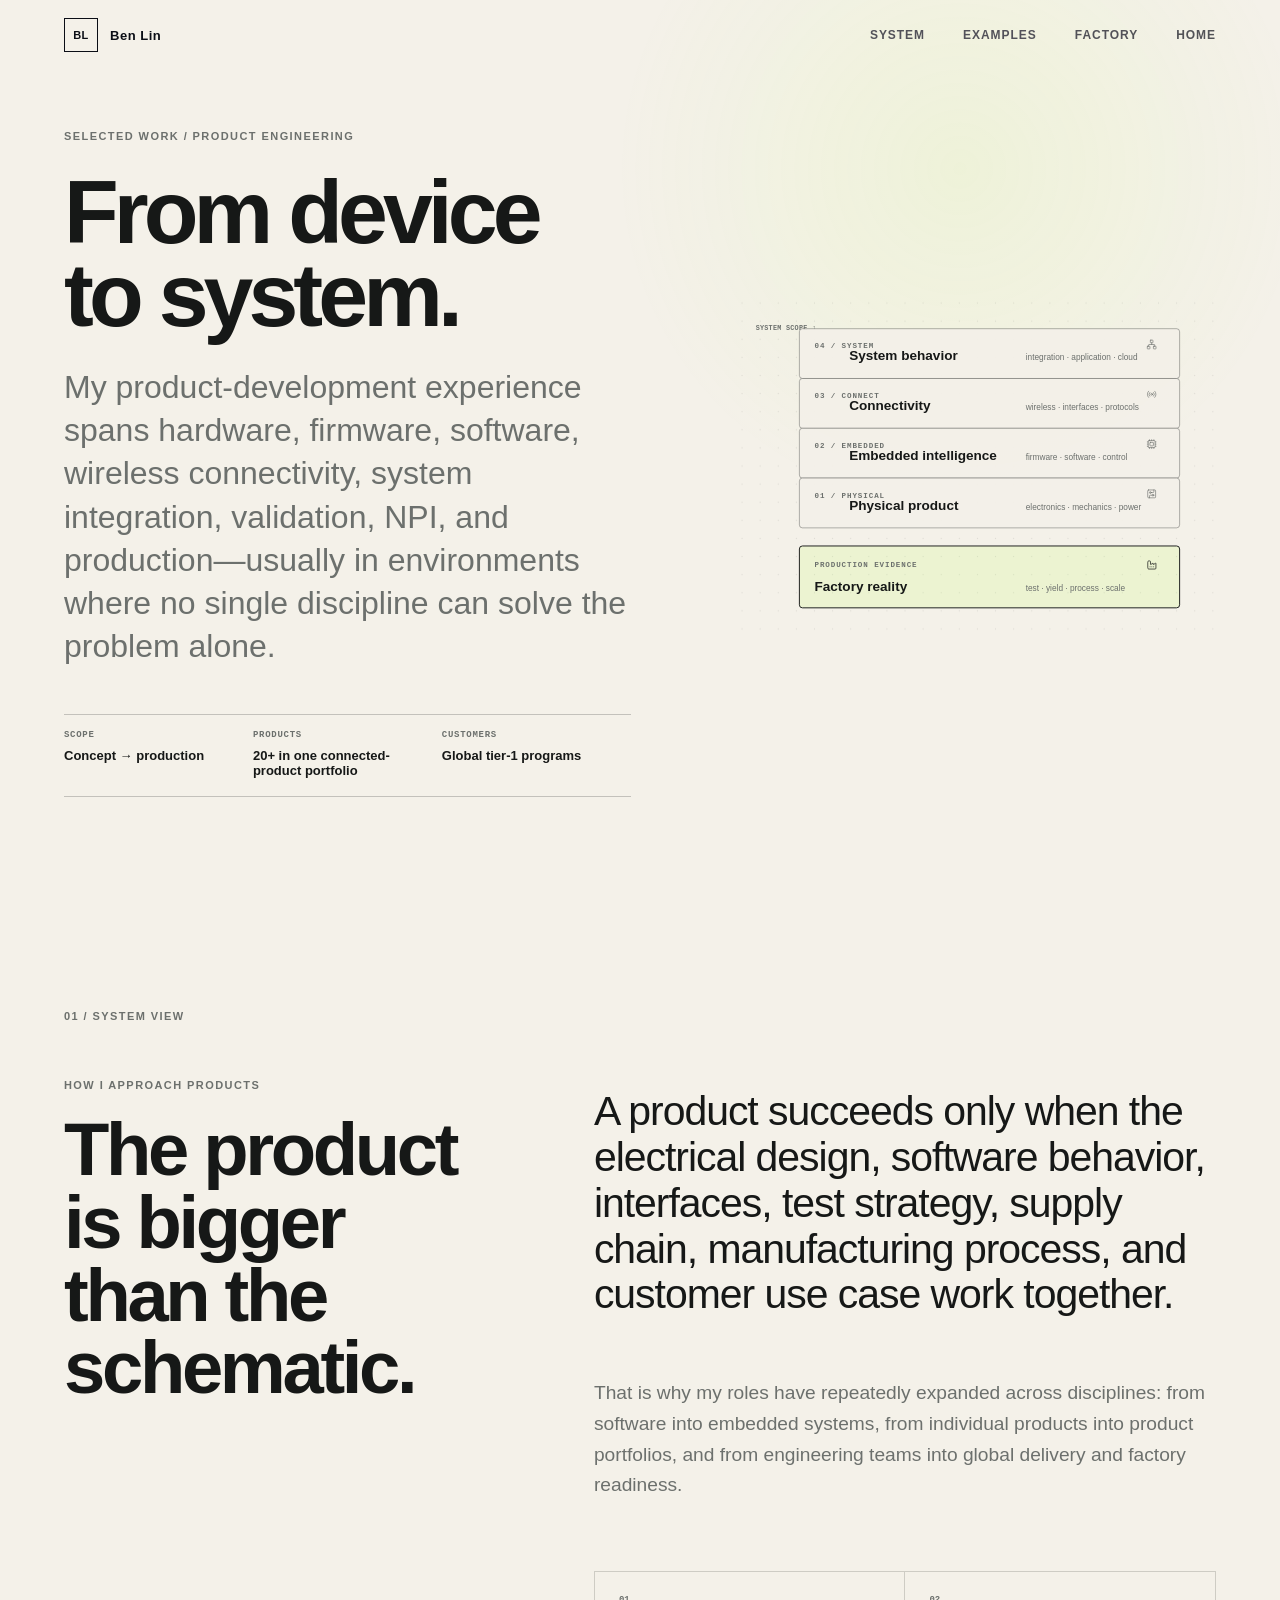
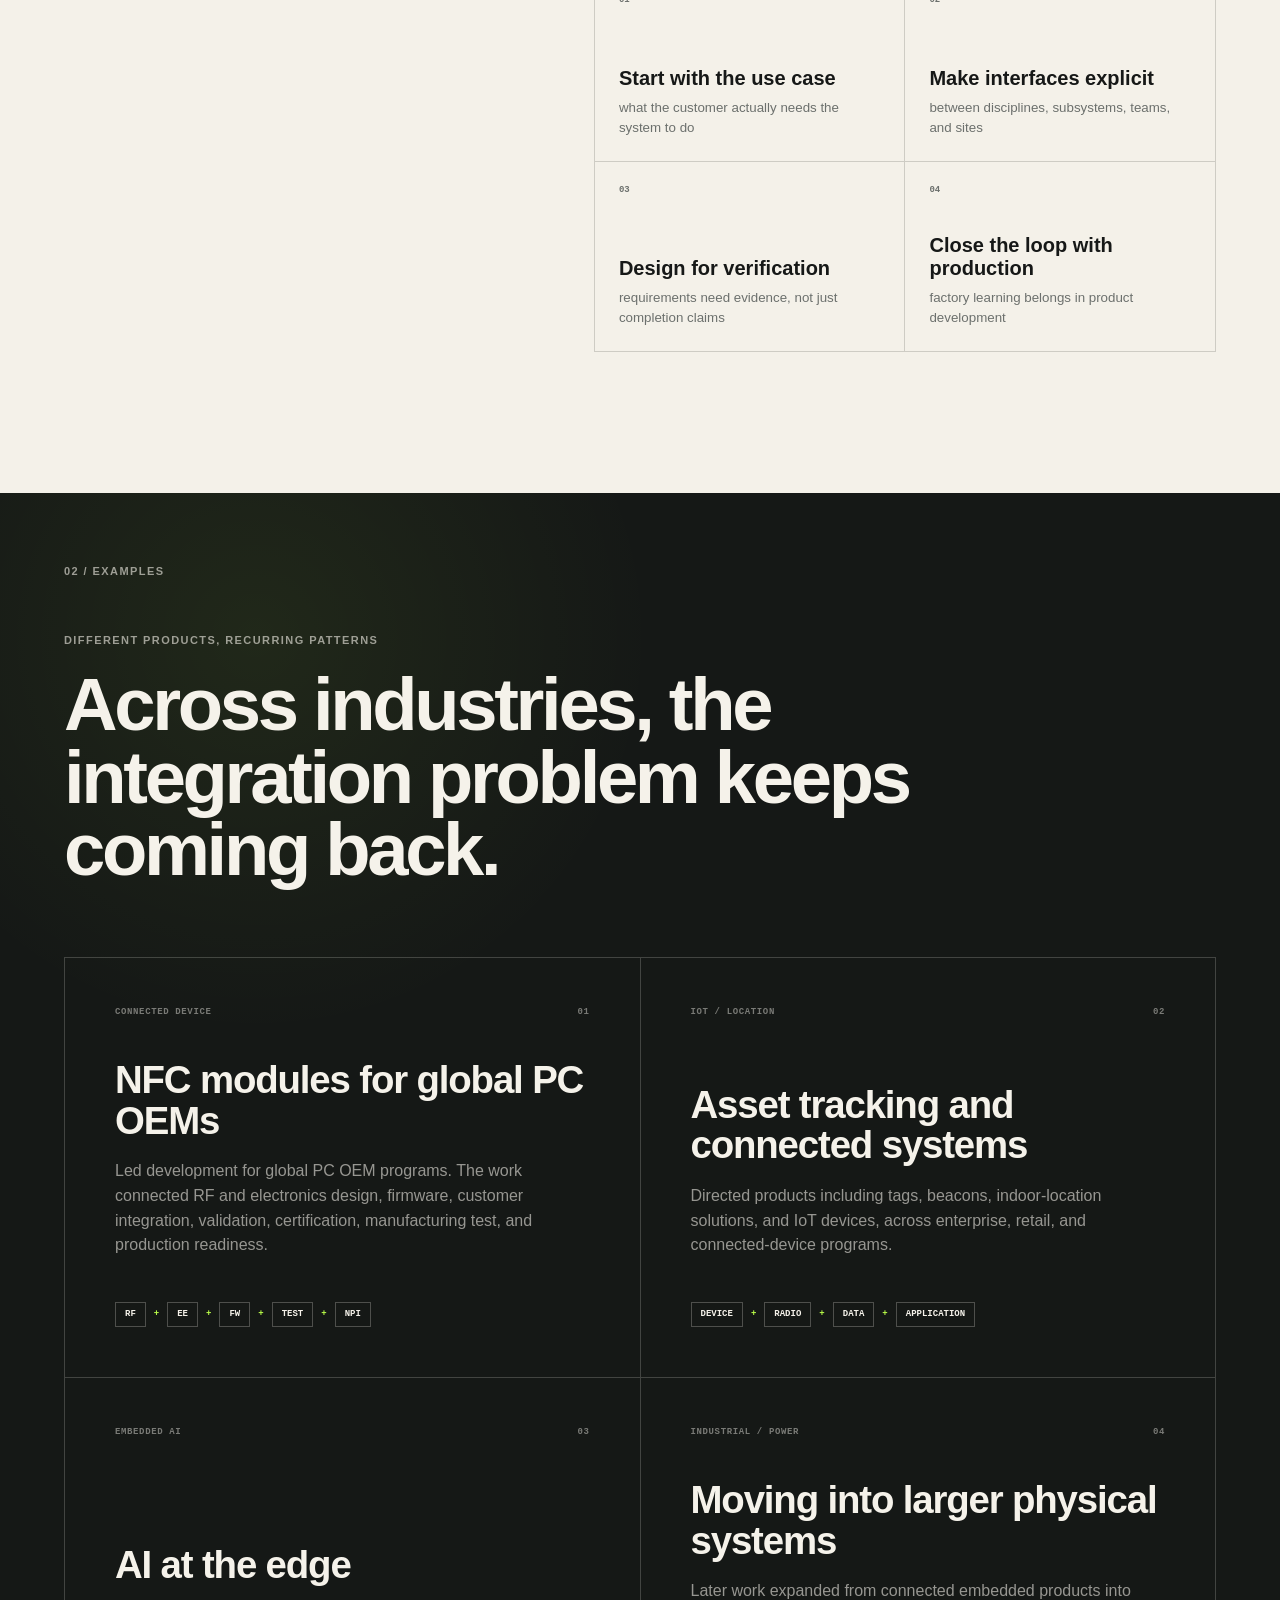
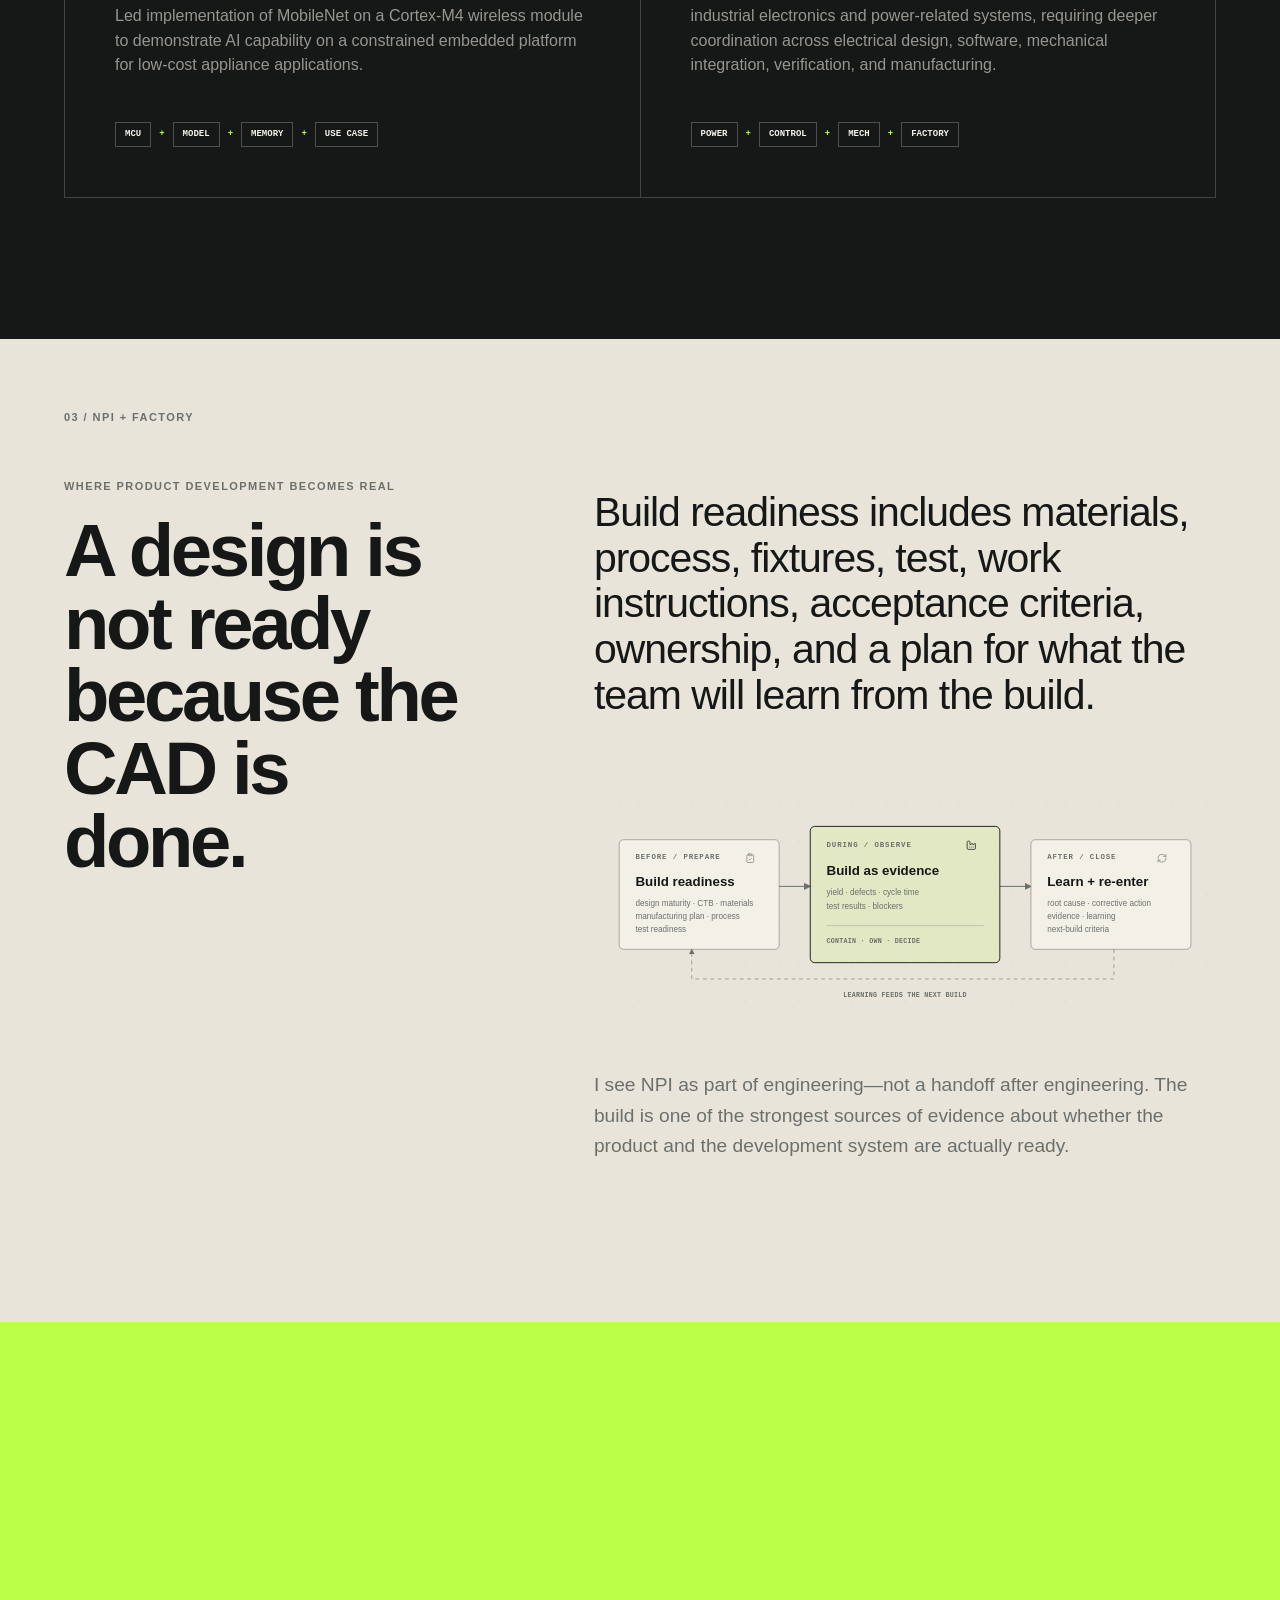
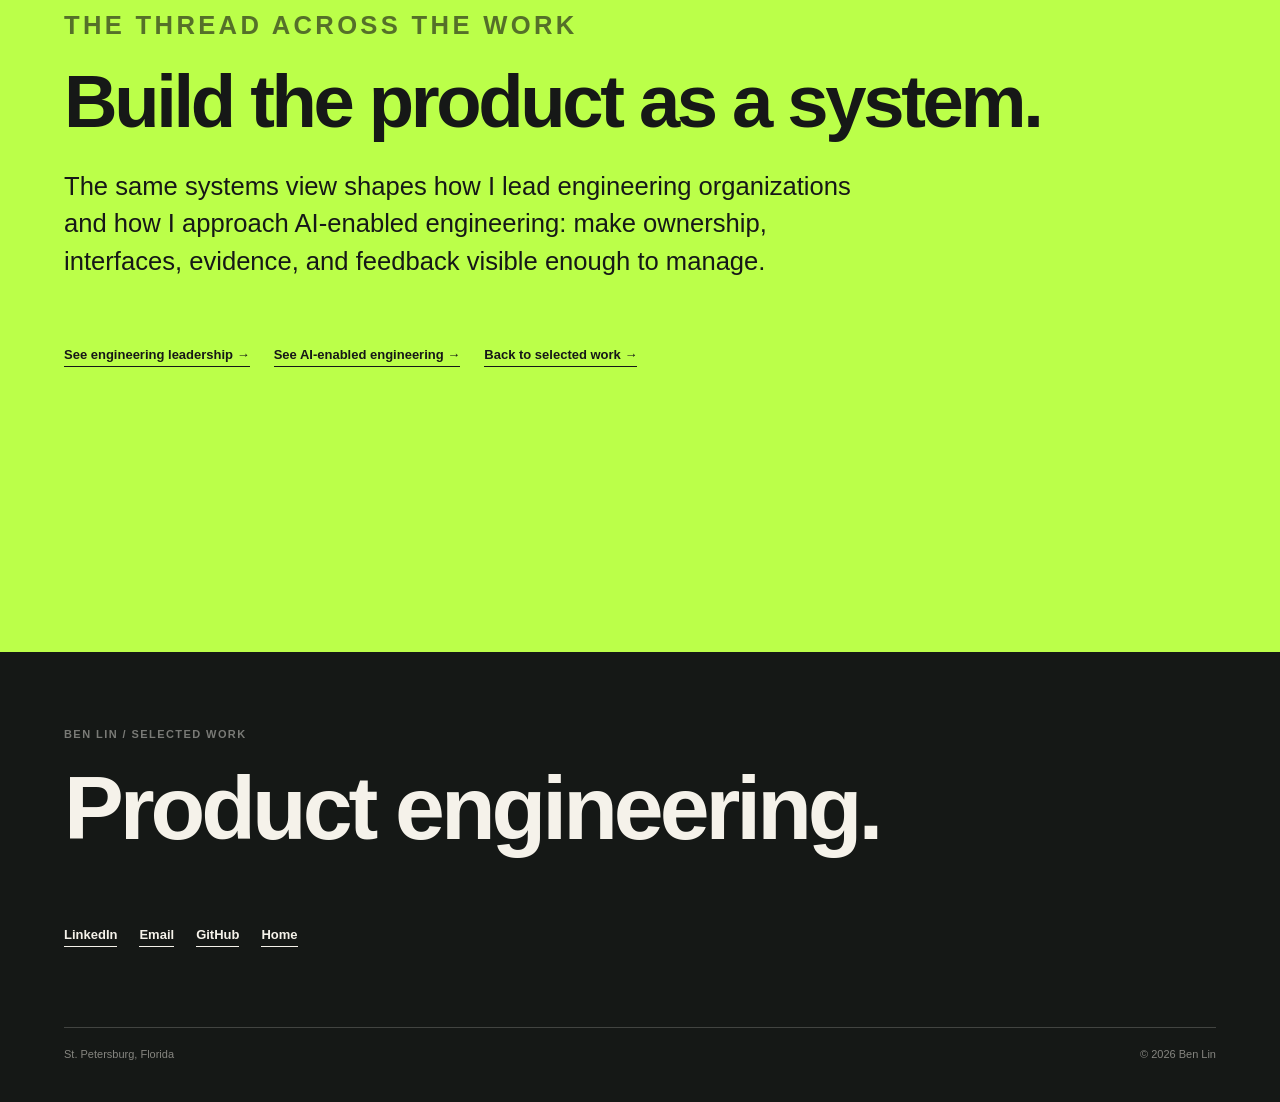
<file: product-engineering.html>
<!DOCTYPE html>
<html lang="en">
<head>
  <meta charset="UTF-8" />
  <meta name="viewport" content="width=device-width, initial-scale=1.0" />
  <title>Product Engineering — Ben Lin</title>
  <meta name="description" content="Ben Lin's product engineering experience across embedded systems, IoT, connected devices, NPI, and global engineering execution." />
  <meta name="theme-color" content="#f4f1e9" />
  <link rel="canonical" href="https://benlatrobe.github.io/product-engineering.html" />
  <meta property="og:title" content="Product Engineering — Ben Lin" />
  <meta property="og:description" content="Product engineering across embedded systems, IoT, connected devices, NPI, validation, and manufacturing from concept through production." />
  <meta property="og:type" content="website" />
  <meta property="og:image" content="https://benlatrobe.github.io/assets/og/portfolio-preview.jpg" />
  <meta property="og:image:width" content="600" />
  <meta property="og:image:height" content="315" />
  <meta property="og:image:alt" content="Ben Lin engineering portfolio — product, engineering, factory, and AI systems." />
  <meta property="og:url" content="https://benlatrobe.github.io/product-engineering.html" />
  <meta name="twitter:card" content="summary_large_image" />
  <meta name="twitter:image" content="https://benlatrobe.github.io/assets/og/portfolio-preview.jpg" />
  <link rel="icon" href="favicon.svg" type="image/svg+xml" />
  <link rel="manifest" href="site.webmanifest" />
  <link rel="stylesheet" href="styles.css" />
</head>
<body class="case-page product-case-page">
  <a class="skip-link" href="#top">Skip to content</a>
  <div class="progress" aria-hidden="true"><span id="progressBar"></span></div>

  <header class="site-header">
    <a class="brand" href="index.html" aria-label="Back to Ben Lin home">
      <span class="brand-mark">BL</span>
      <span class="brand-name">Ben Lin</span>
    </a>
    <nav class="nav" aria-label="Case study navigation">
      <a href="#system">System</a>
      <a href="#examples">Examples</a>
      <a href="#factory">Factory</a>
      <a href="index.html#work">Home</a>
    </nav>
  </header>

  <main id="top">
    <section class="product-hero section">
      <div class="product-hero-inner">
        <div class="reveal">
          <p class="eyebrow">Selected work / product engineering</p>
          <h1>From device to system.</h1>
          <p class="case-deck">
            My product-development experience spans hardware, firmware, software, wireless connectivity, system integration, validation, NPI, and production—usually in environments where no single discipline can solve the problem alone.
          </p>
          <div class="case-meta product-meta">
            <div><span>SCOPE</span><strong>Concept → production</strong></div>
            <div><span>PRODUCTS</span><strong>20+ in one connected-product portfolio</strong></div>
            <div><span>CUSTOMERS</span><strong>Global tier-1 programs</strong></div>
          </div>
        </div>

        <div class="editorial-diagram reveal" aria-label="Device to system product stack">
          <svg viewBox="0 0 640 450" role="img" aria-labelledby="product-stack-title product-stack-desc">
            <title id="product-stack-title">Device-to-system product stack</title>
            <desc id="product-stack-desc">Product development spans physical hardware, embedded intelligence, connectivity, system behavior, and factory reality. Factory evidence is the focal layer because manufacturability and production performance are part of the product system.</desc>
            <defs>
              <pattern id="productDots" width="24" height="24" patternUnits="userSpaceOnUse">
                <circle class="dd-grid-dot" cx="12" cy="12" r="0.8"></circle>
              </pattern>
            </defs>
            <rect x="0" y="0" width="640" height="450" fill="url(#productDots)"></rect>

            <text class="dd-tech" x="30" y="48">SYSTEM SCOPE ↑</text>

            <g>
              <rect class="dd-node" x="88" y="46" width="504" height="66" rx="4"></rect>
              <g class="dd-icon-muted" transform="translate(548 60) scale(.58)">
                <rect x="16" y="16" width="6" height="6" rx="1"></rect>
                <rect x="2" y="16" width="6" height="6" rx="1"></rect>
                <rect x="9" y="2" width="6" height="6" rx="1"></rect>
                <path d="M5 16v-3a1 1 0 0 1 1-1h12a1 1 0 0 1 1 1v3 M12 12V8"></path>
              </g>
              <text class="dd-eyebrow" x="108" y="72">04 / SYSTEM</text>
              <text class="dd-title" x="154" y="88">System behavior</text>
              <text class="dd-copy" x="388" y="88">integration · application · cloud</text>
            </g>

            <g>
              <rect class="dd-node" x="88" y="112" width="504" height="66" rx="4"></rect>
              <g class="dd-icon-muted" transform="translate(548 126) scale(.58)">
                <path d="M16.247 7.761a6 6 0 0 1 0 8.478 M19.075 4.933a10 10 0 0 1 0 14.134 M4.925 19.067a10 10 0 0 1 0-14.134 M7.753 16.239a6 6 0 0 1 0-8.478"></path>
                <circle cx="12" cy="12" r="2"></circle>
              </g>
              <text class="dd-eyebrow" x="108" y="138">03 / CONNECT</text>
              <text class="dd-title" x="154" y="154">Connectivity</text>
              <text class="dd-copy" x="388" y="154">wireless · interfaces · protocols</text>
            </g>

            <g>
              <rect class="dd-node" x="88" y="178" width="504" height="66" rx="4"></rect>
              <g class="dd-icon-muted" transform="translate(548 192) scale(.58)">
                <path d="M12 20v2 M12 2v2 M17 20v2 M17 2v2 M2 12h2 M2 17h2 M2 7h2 M20 12h2 M20 17h2 M20 7h2 M7 20v2 M7 2v2"></path>
                <rect x="4" y="4" width="16" height="16" rx="2"></rect>
                <rect x="8" y="8" width="8" height="8" rx="1"></rect>
              </g>
              <text class="dd-eyebrow" x="108" y="204">02 / EMBEDDED</text>
              <text class="dd-title" x="154" y="220">Embedded intelligence</text>
              <text class="dd-copy" x="388" y="220">firmware · software · control</text>
            </g>

            <g>
              <rect class="dd-node" x="88" y="244" width="504" height="66" rx="4"></rect>
              <g class="dd-icon-muted" transform="translate(548 258) scale(.58)">
                <rect width="18" height="18" x="3" y="3" rx="2"></rect>
                <path d="M11 9h4a2 2 0 0 0 2-2V3"></path>
                <circle cx="9" cy="9" r="2"></circle>
                <path d="M7 21v-4a2 2 0 0 1 2-2h4"></path>
                <circle cx="15" cy="15" r="2"></circle>
              </g>
              <text class="dd-eyebrow" x="108" y="270">01 / PHYSICAL</text>
              <text class="dd-title" x="154" y="286">Physical product</text>
              <text class="dd-copy" x="388" y="286">electronics · mechanics · power</text>
            </g>

            <g>
              <rect class="dd-node-accent" x="88" y="334" width="504" height="82" rx="4"></rect>
              <g class="dd-icon" transform="translate(548 352) scale(.6)">
                <path d="M12 16h.01 M16 16h.01 M8 16h.01"></path>
                <path d="M3 19a2 2 0 0 0 2 2h14a2 2 0 0 0 2-2V8.5a.5.5 0 0 0-.769-.422l-4.462 2.844A.5.5 0 0 1 15 10.5v-2a.5.5 0 0 0-.769-.422L9.77 10.922A.5.5 0 0 1 9 10.5V5a2 2 0 0 0-2-2H5a2 2 0 0 0-2 2z"></path>
              </g>
              <text class="dd-eyebrow" x="108" y="362">PRODUCTION EVIDENCE</text>
              <text class="dd-title" x="108" y="394">Factory reality</text>
              <text class="dd-copy" x="388" y="394">test · yield · process · scale</text>
            </g>
          </svg>
        </div>
      </div>
    </section>

    <section id="system" class="section case-light">
      <div class="section-index">01 / SYSTEM VIEW</div>
      <div class="split">
        <div class="sticky-title reveal">
          <p class="kicker">How I approach products</p>
          <h2>The product is bigger than the schematic.</h2>
        </div>
        <div class="story-column">
          <p class="lede reveal">
            A product succeeds only when the electrical design, software behavior, interfaces, test strategy, supply chain, manufacturing process, and customer use case work together.
          </p>
          <p class="body-copy reveal">
            That is why my roles have repeatedly expanded across disciplines: from software into embedded systems, from individual products into product portfolios, and from engineering teams into global delivery and factory readiness.
          </p>

          <div class="system-principles reveal">
            <div><span>01</span><strong>Start with the use case</strong><small>what the customer actually needs the system to do</small></div>
            <div><span>02</span><strong>Make interfaces explicit</strong><small>between disciplines, subsystems, teams, and sites</small></div>
            <div><span>03</span><strong>Design for verification</strong><small>requirements need evidence, not just completion claims</small></div>
            <div><span>04</span><strong>Close the loop with production</strong><small>factory learning belongs in product development</small></div>
          </div>
        </div>
      </div>
    </section>

    <section id="examples" class="section section-dark">
      <div class="section-index">02 / EXAMPLES</div>
      <div class="section-heading reveal">
        <p class="kicker">Different products, recurring patterns</p>
        <h2>Across industries, the integration problem keeps coming back.</h2>
      </div>

      <div class="product-example-grid">
        <article class="product-example reveal">
          <div class="example-top"><span>CONNECTED DEVICE</span><span>01</span></div>
          <h3>NFC modules for global PC OEMs</h3>
          <p>Led development for global PC OEM programs. The work connected RF and electronics design, firmware, customer integration, validation, certification, manufacturing test, and production readiness.</p>
          <div class="example-chain">
            <span>RF</span><i>+</i><span>EE</span><i>+</i><span>FW</span><i>+</i><span>TEST</span><i>+</i><span>NPI</span>
          </div>
        </article>

        <article class="product-example reveal">
          <div class="example-top"><span>IOT / LOCATION</span><span>02</span></div>
          <h3>Asset tracking and connected systems</h3>
          <p>Directed products including tags, beacons, indoor-location solutions, and IoT devices, across enterprise, retail, and connected-device programs.</p>
          <div class="example-chain">
            <span>DEVICE</span><i>+</i><span>RADIO</span><i>+</i><span>DATA</span><i>+</i><span>APPLICATION</span>
          </div>
        </article>

        <article class="product-example reveal">
          <div class="example-top"><span>EMBEDDED AI</span><span>03</span></div>
          <h3>AI at the edge</h3>
          <p>Led implementation of MobileNet on a Cortex-M4 wireless module to demonstrate AI capability on a constrained embedded platform for low-cost appliance applications.</p>
          <div class="example-chain">
            <span>MCU</span><i>+</i><span>MODEL</span><i>+</i><span>MEMORY</span><i>+</i><span>USE CASE</span>
          </div>
        </article>

        <article class="product-example reveal">
          <div class="example-top"><span>INDUSTRIAL / POWER</span><span>04</span></div>
          <h3>Moving into larger physical systems</h3>
          <p>Later work expanded from connected embedded products into industrial electronics and power-related systems, requiring deeper coordination across electrical design, software, mechanical integration, verification, and manufacturing.</p>
          <div class="example-chain">
            <span>POWER</span><i>+</i><span>CONTROL</span><i>+</i><span>MECH</span><i>+</i><span>FACTORY</span>
          </div>
        </article>
      </div>
    </section>

    <section id="factory" class="section factory-section">
      <div class="section-index">03 / NPI + FACTORY</div>
      <div class="split">
        <div class="sticky-title reveal">
          <p class="kicker">Where product development becomes real</p>
          <h2>A design is not ready because the CAD is done.</h2>
        </div>
        <div class="story-column">
          <p class="lede reveal">
            Build readiness includes materials, process, fixtures, test, work instructions, acceptance criteria, ownership, and a plan for what the team will learn from the build.
          </p>

          <div class="editorial-diagram diagram-scroll reveal">
            <svg viewBox="0 0 840 320" role="img" aria-labelledby="factory-flow-title factory-flow-desc">
              <title id="factory-flow-title">Build readiness and learning flow</title>
              <desc id="factory-flow-desc">A build is prepared through readiness work, observed as an evidence-generating event, and closed through root cause, corrective action, learning, and next-build entry criteria. Learning feeds the next build.</desc>
              <defs>
                <pattern id="factoryDots" width="24" height="24" patternUnits="userSpaceOnUse">
                  <circle class="dd-grid-dot" cx="12" cy="12" r="0.8"></circle>
                </pattern>
                <marker id="factoryArrow" markerWidth="7" markerHeight="7" refX="6" refY="3.5" orient="auto">
                  <path d="M0,0 L7,3.5 L0,7 Z" fill="#6c706d"></path>
                </marker>
              </defs>
              <rect x="0" y="0" width="840" height="320" fill="url(#factoryDots)"></rect>

              <path class="dd-connector" d="M250 145 H292" marker-end="url(#factoryArrow)"></path>
              <path class="dd-connector" d="M548 145 H590" marker-end="url(#factoryArrow)"></path>
              <path class="dd-connector-dashed" d="M702 230 V270 H132 V230" marker-end="url(#factoryArrow)"></path>

              <g>
                <rect class="dd-node" x="34" y="82" width="216" height="148" rx="6"></rect>
                <g class="dd-icon-muted" transform="translate(204 100) scale(.58)">
                  <rect width="8" height="4" x="8" y="2" rx="1" ry="1"></rect>
                  <path d="M16 4h2a2 2 0 0 1 2 2v14a2 2 0 0 1-2 2H6a2 2 0 0 1-2-2V6a2 2 0 0 1 2-2h2"></path>
                  <path d="m9 14 2 2 4-4"></path>
                </g>
                <text class="dd-eyebrow" x="56" y="108">BEFORE / PREPARE</text>
                <text class="dd-title" x="56" y="144">Build readiness</text>
                <text class="dd-copy" x="56" y="171">design maturity · CTB · materials</text>
                <text class="dd-copy" x="56" y="189">manufacturing plan · process</text>
                <text class="dd-copy" x="56" y="207">test readiness</text>
              </g>

              <g>
                <rect class="dd-node-accent" x="292" y="64" width="256" height="184" rx="6"></rect>
                <g class="dd-icon" transform="translate(502 82) scale(.62)">
                  <path d="M12 16h.01 M16 16h.01 M8 16h.01"></path>
                  <path d="M3 19a2 2 0 0 0 2 2h14a2 2 0 0 0 2-2V8.5a.5.5 0 0 0-.769-.422l-4.462 2.844A.5.5 0 0 1 15 10.5v-2a.5.5 0 0 0-.769-.422L9.77 10.922A.5.5 0 0 1 9 10.5V5a2 2 0 0 0-2-2H5a2 2 0 0 0-2 2z"></path>
                </g>
                <text class="dd-eyebrow" x="314" y="92">DURING / OBSERVE</text>
                <text class="dd-title" x="314" y="130">Build as evidence</text>
                <text class="dd-copy" x="314" y="157">yield · defects · cycle time</text>
                <text class="dd-copy" x="314" y="175">test results · blockers</text>
                <line class="dd-rule" x1="314" y1="198" x2="526" y2="198"></line>
                <text class="dd-tech" x="314" y="222">CONTAIN · OWN · DECIDE</text>
              </g>

              <g>
                <rect class="dd-node" x="590" y="82" width="216" height="148" rx="6"></rect>
                <g class="dd-icon-muted" transform="translate(760 100) scale(.58)">
                  <path d="M3 12a9 9 0 0 1 9-9 9.75 9.75 0 0 1 6.74 2.74L21 8"></path>
                  <path d="M21 3v5h-5"></path>
                  <path d="M21 12a9 9 0 0 1-9 9 9.75 9.75 0 0 1-6.74-2.74L3 16"></path>
                  <path d="M8 16H3v5"></path>
                </g>
                <text class="dd-eyebrow" x="612" y="108">AFTER / CLOSE</text>
                <text class="dd-title" x="612" y="144">Learn + re-enter</text>
                <text class="dd-copy" x="612" y="171">root cause · corrective action</text>
                <text class="dd-copy" x="612" y="189">evidence · learning</text>
                <text class="dd-copy" x="612" y="207">next-build criteria</text>
              </g>

              <text class="dd-tech" x="420" y="294" text-anchor="middle">LEARNING FEEDS THE NEXT BUILD</text>
            </svg>
          </div>

          <p class="body-copy reveal">
            I see NPI as part of engineering—not a handoff after engineering. The build is one of the strongest sources of evidence about whether the product and the development system are actually ready.
          </p>
        </div>
      </div>
    </section>

    <section class="section product-close">
      <div class="next-panel reveal">
        <p class="kicker">The thread across the work</p>
        <h2>Build the product as a system.</h2>
        <p>
          The same systems view shapes how I lead engineering organizations and how I approach AI-enabled engineering: make ownership, interfaces, evidence, and feedback visible enough to manage.
        </p>
        <div class="hero-links">
          <a href="engineering-leadership.html">See engineering leadership →</a>
          <a href="ai-engineering.html">See AI-enabled engineering →</a>
          <a href="index.html#work">Back to selected work →</a>
        </div>
      </div>
    </section>
  </main>

  <footer class="footer">
    <div>
      <p class="footer-label">BEN LIN / SELECTED WORK</p>
      <h2>Product engineering.</h2>
    </div>
    <div class="footer-links">
      <a href="https://www.linkedin.com/in/ben-lin-director-of-engineering/" target="_blank" rel="noreferrer">LinkedIn</a>
      <a href="mailto:benlatrobe@gmail.com">Email</a>
      <a href="https://github.com/benlatrobe" target="_blank" rel="noreferrer">GitHub</a>
      <a href="index.html">Home</a>
    </div>
    <div class="footer-meta">
      <span>St. Petersburg, Florida</span>
      <span>© <span id="year"></span> Ben Lin</span>
    </div>
  </footer>

  <script src="script.js"></script>
</body>
</html>
</file>
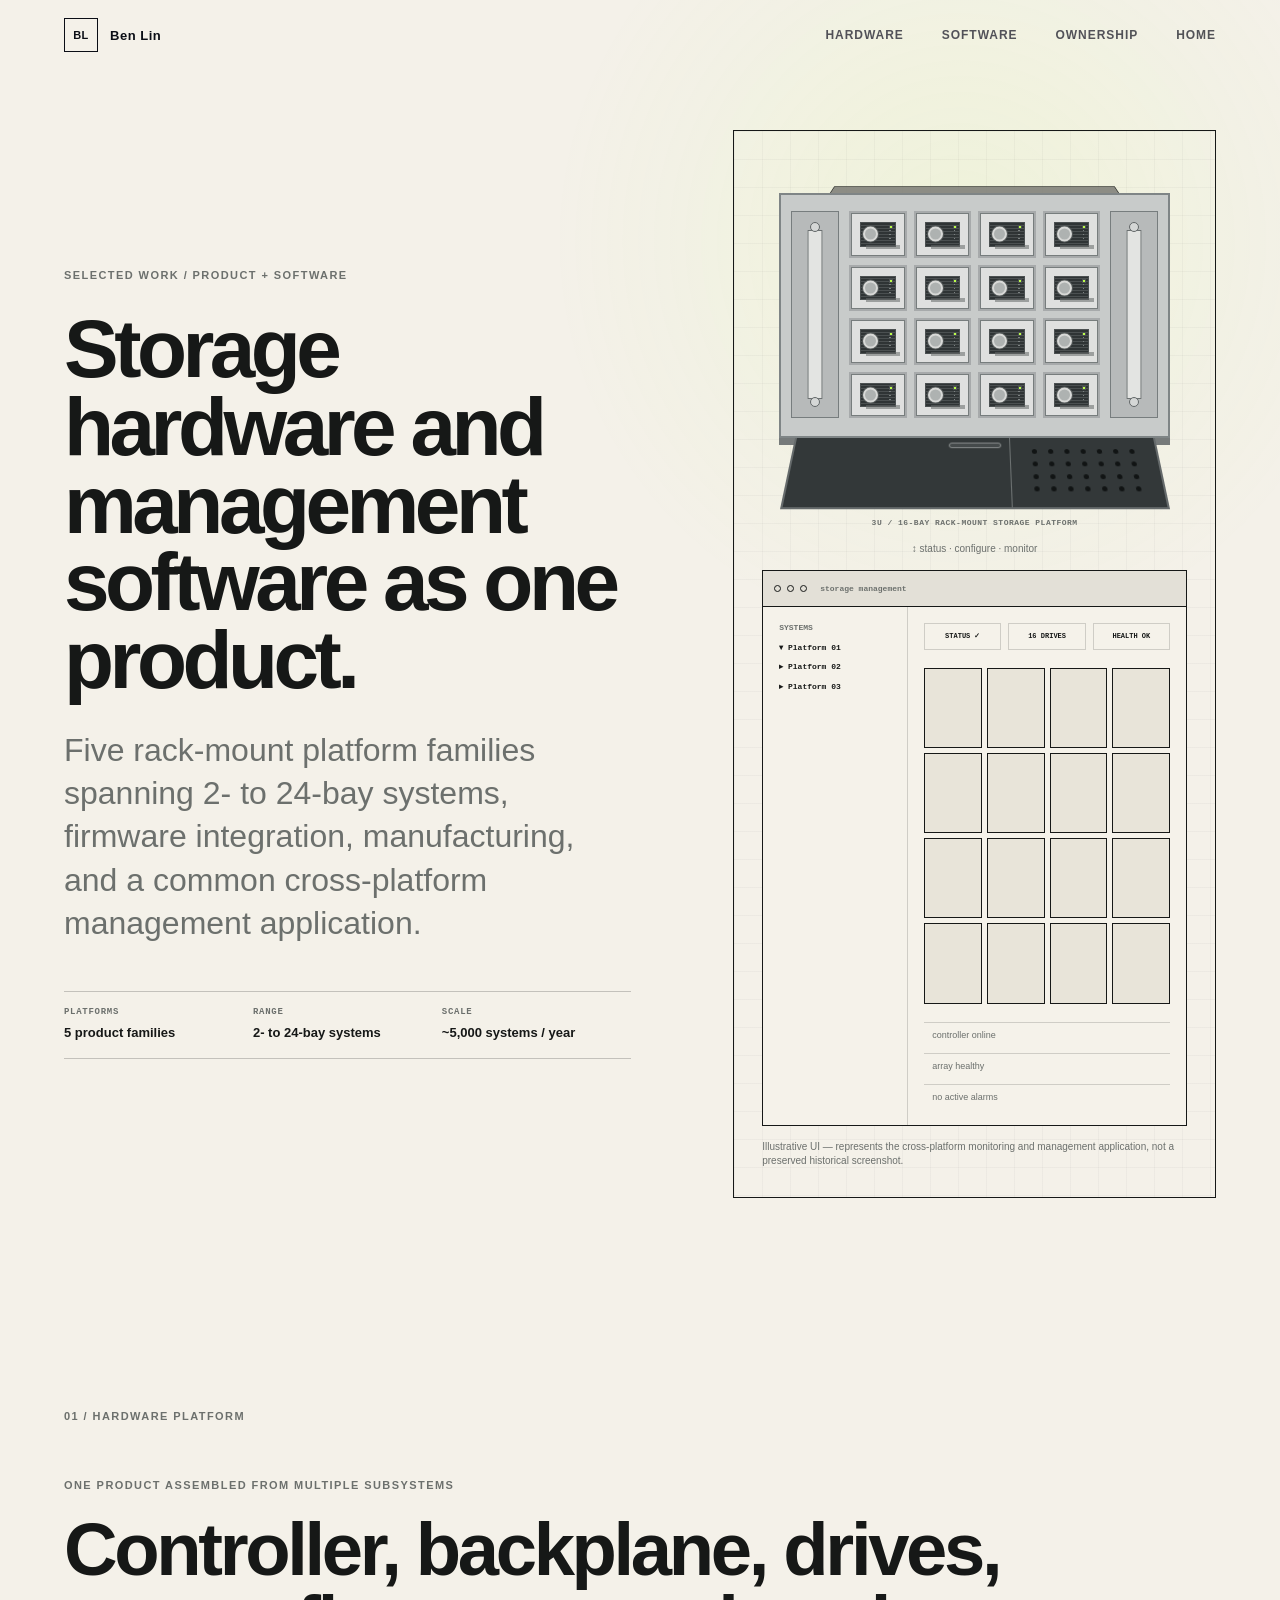
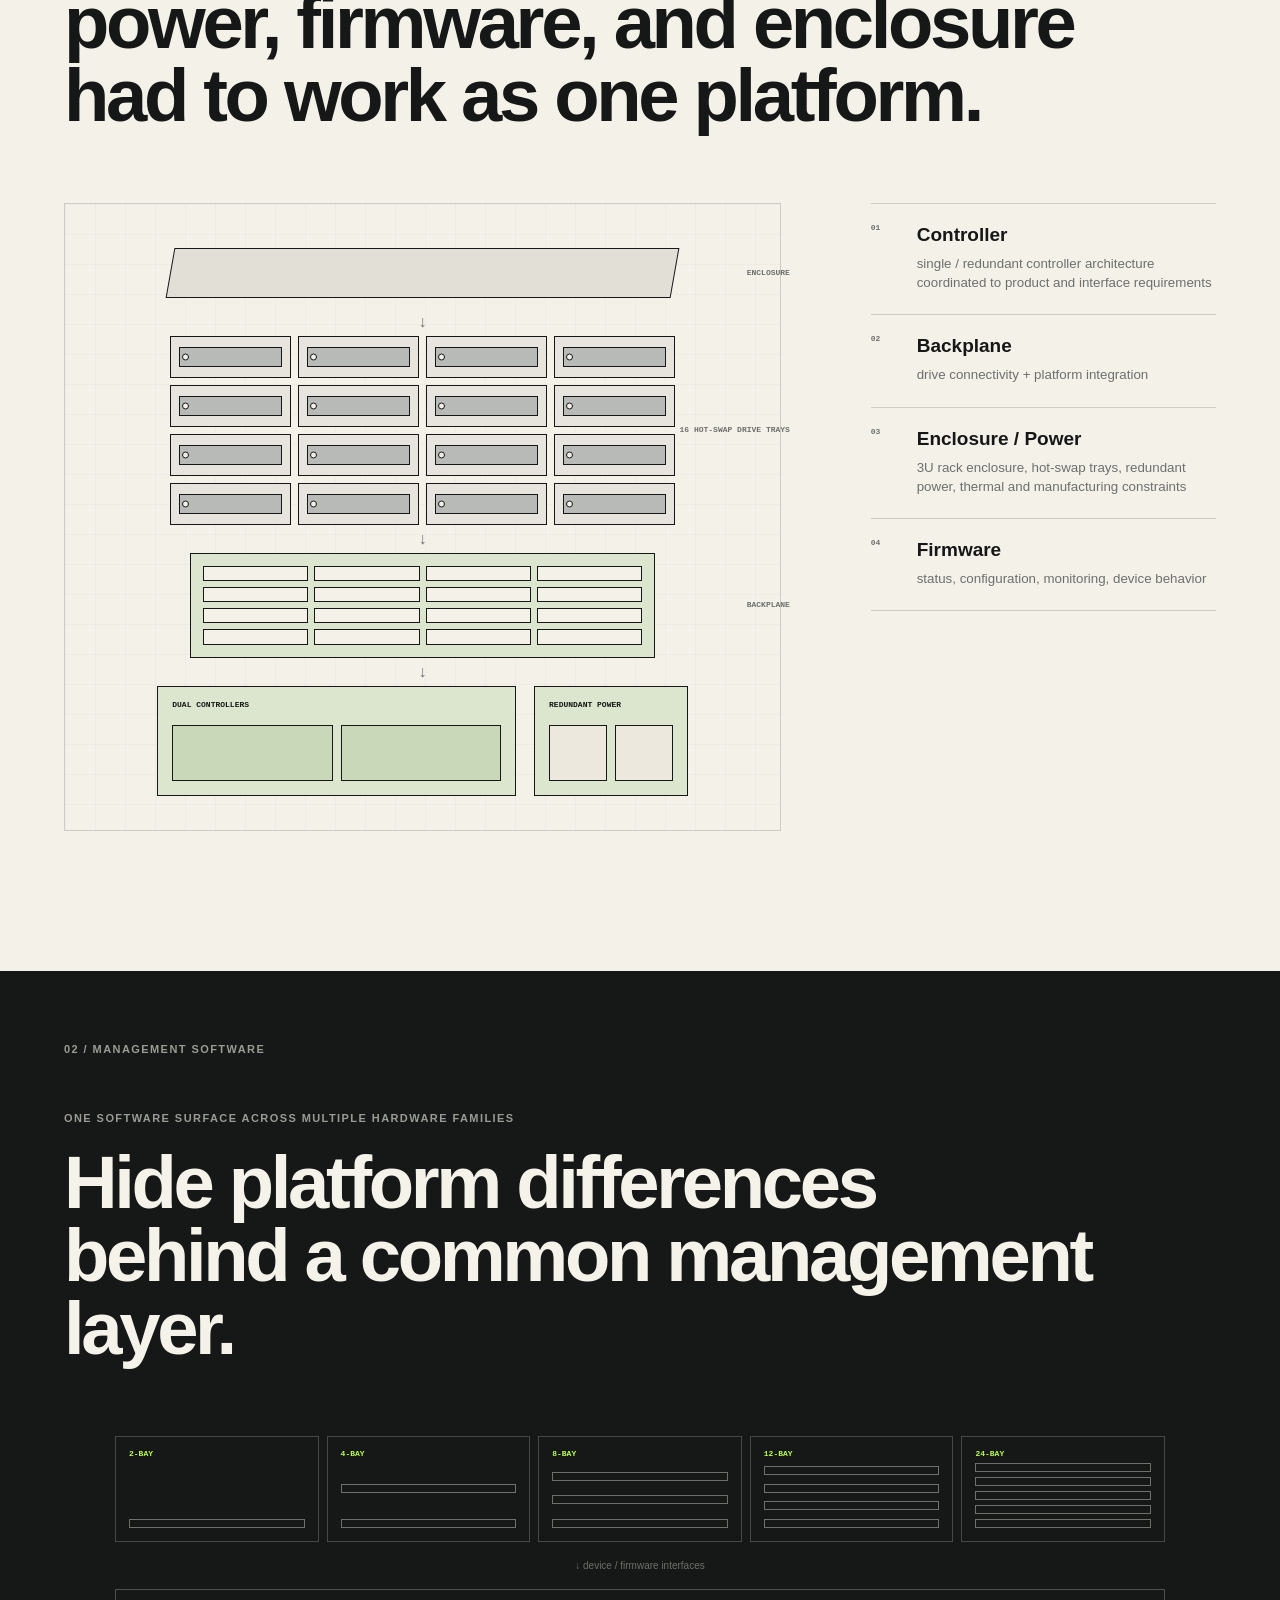
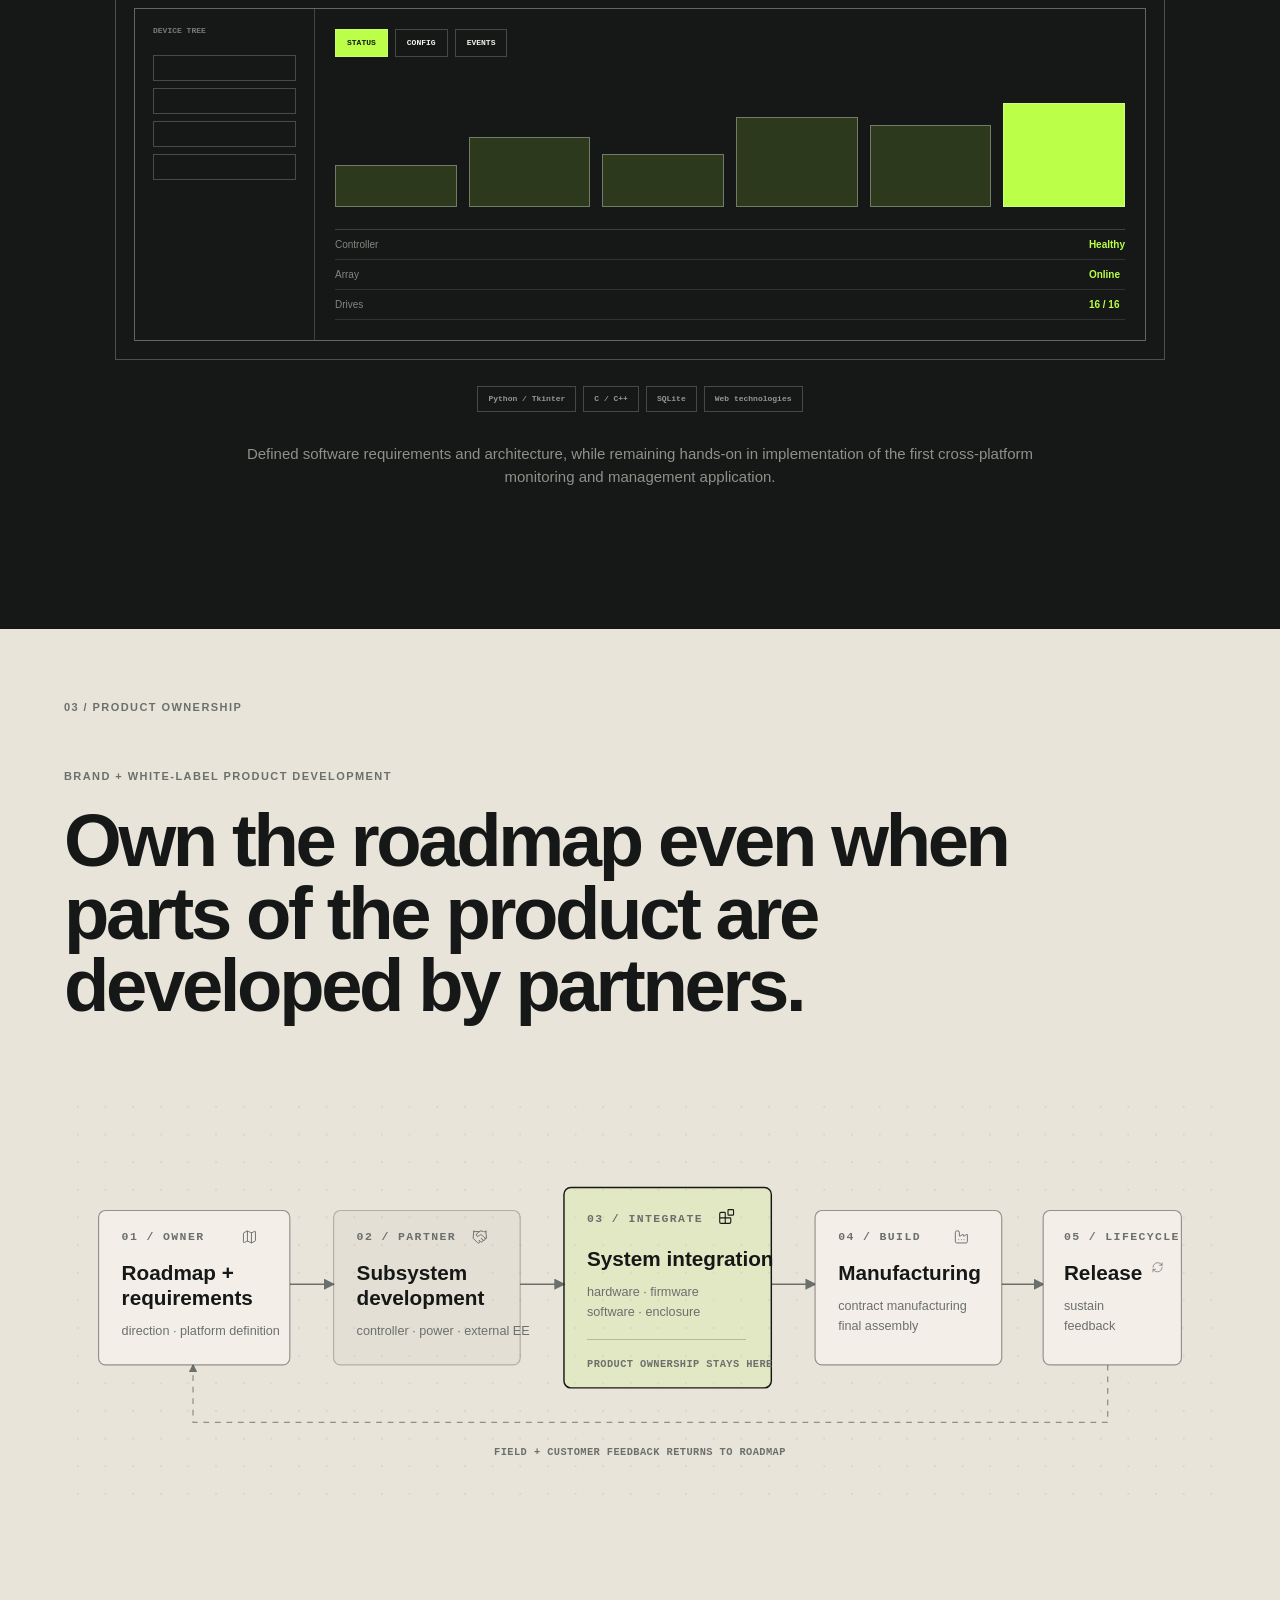
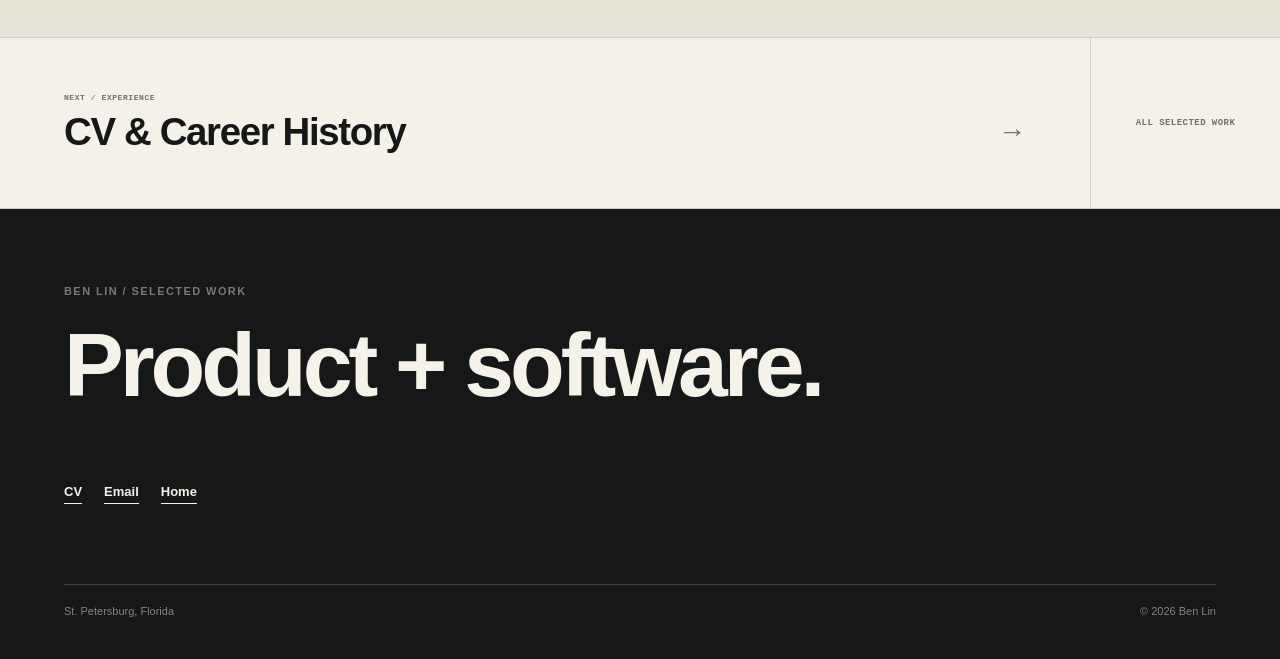
<file: storage-platform.html>
<!DOCTYPE html>
<html lang="en">
<head>
  <meta charset="UTF-8" />
  <meta name="viewport" content="width=device-width, initial-scale=1.0" />
  <title>Storage Platform + Management Software — Ben Lin</title>
  <meta name="description" content="A product and software case spanning five rack-mount storage platforms, 2- to 24-bay configurations, management software, partner development, manufacturing, and sustaining." />
  <meta name="theme-color" content="#f4f1e9" />
  <link rel="canonical" href="https://benlatrobe.github.io/storage-platform.html" />
  <meta property="og:title" content="Storage Platform + Management Software — Ben Lin" />
  <meta property="og:description" content="Early product ownership across storage hardware, firmware, cross-platform management software, and manufacturing." />
  <meta property="og:type" content="website" />
  <meta property="og:image" content="https://benlatrobe.github.io/assets/og/portfolio-preview.jpg" />
  <meta property="og:image:width" content="600" />
  <meta property="og:image:height" content="315" />
  <meta property="og:image:alt" content="Ben Lin engineering portfolio — product, engineering, factory, and AI systems." />
  <meta name="twitter:card" content="summary_large_image" />
  <meta name="twitter:image" content="https://benlatrobe.github.io/assets/og/portfolio-preview.jpg" />
  <link rel="icon" href="favicon.svg" type="image/svg+xml" />
  <link rel="manifest" href="site.webmanifest" />
  <link rel="stylesheet" href="styles.css" />
</head>
<body class="case-page storage-case-page storage-v2-page">
  <a class="skip-link" href="#top">Skip to content</a>
  <div class="progress" aria-hidden="true"><span id="progressBar"></span></div>

  <header class="site-header">
    <a class="brand" href="index.html"><span class="brand-mark">BL</span><span class="brand-name">Ben Lin</span></a>
    <nav class="nav">
      <a href="#platform">Hardware</a>
      <a href="#software">Software</a>
      <a href="#ownership">Ownership</a>
      <a href="index.html#work">Home</a>
    </nav>
  </header>

  <main id="top">
    <section class="product-hero section storage-v2-hero">
      <div class="product-hero-inner">
        <div class="reveal">
          <p class="eyebrow">Selected work / product + software</p>
          <h1>Storage hardware and management software as one product.</h1>
          <p class="case-deck">Five rack-mount platform families spanning 2- to 24-bay systems, firmware integration, manufacturing, and a common cross-platform management application.</p>

          <div class="case-meta product-meta">
            <div><span>PLATFORMS</span><strong>5 product families</strong></div>
            <div><span>RANGE</span><strong>2- to 24-bay systems</strong></div>
            <div><span>SCALE</span><strong>~5,000 systems / year</strong></div>
          </div>
        </div>

        <div class="storage-v2-hero-visual reveal">
          <div class="storage-rack-unit arena-3u-unit">
            <div class="arena-3u-top"></div>
            <div class="arena-3u-face">
              <div class="arena-rack-ear arena-rack-ear-left">
                <i></i><i></i>
              </div>

              <div class="arena-drive-grid">
                <div class="arena-drive-tray"><span class="arena-drive-latch"></span><i></i><b></b></div>
                <div class="arena-drive-tray"><span class="arena-drive-latch"></span><i></i><b></b></div>
                <div class="arena-drive-tray"><span class="arena-drive-latch"></span><i></i><b></b></div>
                <div class="arena-drive-tray"><span class="arena-drive-latch"></span><i></i><b></b></div>
                <div class="arena-drive-tray"><span class="arena-drive-latch"></span><i></i><b></b></div>
                <div class="arena-drive-tray"><span class="arena-drive-latch"></span><i></i><b></b></div>
                <div class="arena-drive-tray"><span class="arena-drive-latch"></span><i></i><b></b></div>
                <div class="arena-drive-tray"><span class="arena-drive-latch"></span><i></i><b></b></div>
                <div class="arena-drive-tray"><span class="arena-drive-latch"></span><i></i><b></b></div>
                <div class="arena-drive-tray"><span class="arena-drive-latch"></span><i></i><b></b></div>
                <div class="arena-drive-tray"><span class="arena-drive-latch"></span><i></i><b></b></div>
                <div class="arena-drive-tray"><span class="arena-drive-latch"></span><i></i><b></b></div>
                <div class="arena-drive-tray"><span class="arena-drive-latch"></span><i></i><b></b></div>
                <div class="arena-drive-tray"><span class="arena-drive-latch"></span><i></i><b></b></div>
                <div class="arena-drive-tray"><span class="arena-drive-latch"></span><i></i><b></b></div>
                <div class="arena-drive-tray"><span class="arena-drive-latch"></span><i></i><b></b></div>
              </div>

              <div class="arena-rack-ear arena-rack-ear-right">
                <i></i><i></i>
              </div>
            </div>

            <div class="arena-fold-panel">
              <div class="arena-panel-solid"></div>
              <div class="arena-panel-vent">
                <i></i><i></i><i></i><i></i><i></i><i></i><i></i><i></i><i></i><i></i><i></i><i></i><i></i><i></i><i></i><i></i><i></i><i></i><i></i><i></i><i></i><i></i><i></i><i></i><i></i><i></i><i></i><i></i>
              </div>
              <div class="arena-panel-latch"></div>
            </div>

            <div class="storage-rack-label">3U / 16-BAY RACK-MOUNT STORAGE PLATFORM</div>
          </div>

          <div class="storage-hero-link">↕ status · configure · monitor</div>

          <div class="storage-app-window">
            <div class="storage-app-titlebar">
              <i></i><i></i><i></i>
              <span>storage management</span>
            </div>
            <div class="storage-app-body">
              <div class="storage-app-tree">
                <strong>SYSTEMS</strong>
                <span>▾ Platform 01</span>
                <span>▸ Platform 02</span>
                <span>▸ Platform 03</span>
              </div>
              <div class="storage-app-main">
                <div class="storage-app-kpis"><span>STATUS ✓</span><span>16 DRIVES</span><span>HEALTH OK</span></div>
                <div class="storage-app-array storage-app-array-16">
                  <i></i><i></i><i></i><i></i><i></i><i></i><i></i><i></i><i></i><i></i><i></i><i></i><i></i><i></i><i></i><i></i>
                </div>
                <div class="storage-app-events">
                  <span>controller online</span>
                  <span>array healthy</span>
                  <span>no active alarms</span>
                </div>
              </div>
            </div>
          </div>

          <small>Illustrative UI — represents the cross-platform monitoring and management application, not a preserved historical screenshot.</small>
        </div>
      </div>
    </section>

    <section id="platform" class="section case-light storage-platform-v2">
      <div class="section-index">01 / HARDWARE PLATFORM</div>
      <div class="section-heading reveal">
        <p class="kicker">One product assembled from multiple subsystems</p>
        <h2>Controller, backplane, drives, power, firmware, and enclosure had to work as one platform.</h2>
      </div>

      <div class="storage-exploded-layout">
        <div class="storage-exploded reveal">
          <div class="storage-ex-layer storage-cover-layer">
            <div class="storage-cover-shape"></div>
            <span>ENCLOSURE</span>
          </div>

          <div class="storage-ex-arrow">↓</div>

          <div class="storage-ex-layer storage-drives-layer">
            <div class="storage-drive-grid-4x4">
              <i><b></b></i><i><b></b></i><i><b></b></i><i><b></b></i><i><b></b></i><i><b></b></i><i><b></b></i><i><b></b></i><i><b></b></i><i><b></b></i><i><b></b></i><i><b></b></i><i><b></b></i><i><b></b></i><i><b></b></i><i><b></b></i>
            </div>
            <span>16 HOT-SWAP DRIVE TRAYS</span>
          </div>

          <div class="storage-ex-arrow">↓</div>

          <div class="storage-ex-layer storage-backplane-layer">
            <div class="storage-backplane-board storage-backplane-board-4x4">
              <i></i><i></i><i></i><i></i><i></i><i></i><i></i><i></i><i></i><i></i><i></i><i></i><i></i><i></i><i></i><i></i>
            </div>
            <span>BACKPLANE</span>
          </div>

          <div class="storage-ex-arrow">↓</div>

          <div class="storage-ex-bottom-row">
            <div class="storage-controller-board storage-controller-dual">
              <strong>DUAL CONTROLLERS</strong>
              <i></i><i></i>
            </div>
            <div class="storage-power-block storage-power-dual">
              <strong>REDUNDANT POWER</strong>
              <i></i><i></i>
            </div>
          </div>
        </div>

        <aside class="storage-platform-notes reveal">
          <div><span>01</span><strong>Controller</strong><small>single / redundant controller architecture coordinated to product and interface requirements</small></div>
          <div><span>02</span><strong>Backplane</strong><small>drive connectivity + platform integration</small></div>
          <div><span>03</span><strong>Enclosure / Power</strong><small>3U rack enclosure, hot-swap trays, redundant power, thermal and manufacturing constraints</small></div>
          <div><span>04</span><strong>Firmware</strong><small>status, configuration, monitoring, device behavior</small></div>
        </aside>
      </div>
    </section>

    <section id="software" class="section section-dark storage-software-v2">
      <div class="section-index">02 / MANAGEMENT SOFTWARE</div>
      <div class="section-heading reveal">
        <p class="kicker">One software surface across multiple hardware families</p>
        <h2>Hide platform differences behind a common management layer.</h2>
      </div>

      <div class="storage-software-v2-layout">
        <div class="storage-platform-family reveal">
          <div><span>2-BAY</span><i></i></div>
          <div><span>4-BAY</span><i></i><i></i></div>
          <div><span>8-BAY</span><i></i><i></i><i></i></div>
          <div><span>12-BAY</span><i></i><i></i><i></i><i></i></div>
          <div><span>24-BAY</span><i></i><i></i><i></i><i></i><i></i></div>
        </div>

        <div class="storage-software-arrow reveal">↓ device / firmware interfaces</div>

        <div class="storage-management-layer reveal">
          <div class="storage-mgmt-window">
            <div class="storage-mgmt-sidebar">
              <span>DEVICE TREE</span>
              <i></i><i></i><i></i><i></i>
            </div>
            <div class="storage-mgmt-content">
              <div class="storage-mgmt-tabs"><span>STATUS</span><span>CONFIG</span><span>EVENTS</span></div>
              <div class="storage-mgmt-chart">
                <i></i><i></i><i></i><i></i><i></i><i></i>
              </div>
              <div class="storage-mgmt-table">
                <span>Controller</span><strong>Healthy</strong>
                <span>Array</span><strong>Online</strong>
                <span>Drives</span><strong>16 / 16</strong>
              </div>
            </div>
          </div>
        </div>

        <div class="storage-stack-strip reveal">
          <span>Python / Tkinter</span>
          <span>C / C++</span>
          <span>SQLite</span>
          <span>Web technologies</span>
        </div>

        <p class="storage-software-v2-note reveal">Defined software requirements and architecture, while remaining hands-on in implementation of the first cross-platform monitoring and management application.</p>
      </div>
    </section>

    <section id="ownership" class="section storage-ownership-v2">
      <div class="section-index">03 / PRODUCT OWNERSHIP</div>
      <div class="section-heading reveal">
        <p class="kicker">Brand + white-label product development</p>
        <h2>Own the roadmap even when parts of the product are developed by partners.</h2>
      </div>

      <div class="editorial-diagram diagram-scroll reveal">
        <svg viewBox="0 0 1000 350" role="img" aria-labelledby="storage-own-title storage-own-desc">
          <title id="storage-own-title">Storage platform product ownership flow</title>
          <desc id="storage-own-desc">Product ownership begins with roadmap and requirements, uses external partners for selected subsystem development, returns to internal system integration across hardware, firmware, software, and enclosure, then moves through manufacturing and lifecycle feedback.</desc>
          <defs>
            <pattern id="storageDots" width="24" height="24" patternUnits="userSpaceOnUse">
              <circle class="dd-grid-dot" cx="12" cy="12" r="0.8"></circle>
            </pattern>
            <marker id="storageArrow" markerWidth="7" markerHeight="7" refX="6" refY="3.5" orient="auto">
              <path d="M0,0 L7,3.5 L0,7 Z" fill="#6c706d"></path>
            </marker>
          </defs>
          <rect x="0" y="0" width="1000" height="350" fill="url(#storageDots)"></rect>

          <path class="dd-connector" d="M196 166 H234" marker-end="url(#storageArrow)"></path>
          <path class="dd-connector" d="M396 166 H434" marker-end="url(#storageArrow)"></path>
          <path class="dd-connector" d="M614 166 H652" marker-end="url(#storageArrow)"></path>
          <path class="dd-connector" d="M814 166 H850" marker-end="url(#storageArrow)"></path>
          <path class="dd-connector-dashed" d="M906 236 V286 H112 V236" marker-end="url(#storageArrow)"></path>
          <text class="dd-tech" x="500" y="314" text-anchor="middle">FIELD + CUSTOMER FEEDBACK RETURNS TO ROADMAP</text>

          <g>
            <rect class="dd-node" x="30" y="102" width="166" height="134" rx="6"></rect>
            <g class="dd-icon-muted" transform="translate(154 118) scale(.58)">
              <path d="M14.106 5.553a2 2 0 0 0 1.788 0l3.659-1.83A1 1 0 0 1 21 4.619v12.764a1 1 0 0 1-.553.894l-4.553 2.277a2 2 0 0 1-1.788 0l-4.212-2.106a2 2 0 0 0-1.788 0l-3.659 1.83A1 1 0 0 1 3 19.381V6.618a1 1 0 0 1 .553-.894l4.553-2.277a2 2 0 0 1 1.788 0z"></path>
              <path d="M15 5.764v15 M9 3.236v15"></path>
            </g>
            <text class="dd-eyebrow" x="50" y="128">01 / OWNER</text>
            <text class="dd-title" x="50" y="162">Roadmap +</text>
            <text class="dd-title" x="50" y="184">requirements</text>
            <text class="dd-copy" x="50" y="210">direction · platform definition</text>
          </g>

          <g>
            <rect class="dd-node-soft" x="234" y="102" width="162" height="134" rx="6"></rect>
            <g class="dd-icon-muted" transform="translate(354 118) scale(.58)">
              <path d="m11 17 2 2a1 1 0 1 0 3-3"></path>
              <path d="m14 14 2.5 2.5a1 1 0 1 0 3-3l-3.88-3.88a3 3 0 0 0-4.24 0l-.88.88a1 1 0 1 1-3-3l2.81-2.81a5.79 5.79 0 0 1 7.06-.87l.47.28a2 2 0 0 0 1.42.25L21 4"></path>
              <path d="m21 3 1 11h-2 M3 3 2 14l6.5 6.5a1 1 0 1 0 3-3 M3 4h8"></path>
            </g>
            <text class="dd-eyebrow" x="254" y="128">02 / PARTNER</text>
            <text class="dd-title" x="254" y="162">Subsystem</text>
            <text class="dd-title" x="254" y="184">development</text>
            <text class="dd-copy" x="254" y="210">controller · power · external EE</text>
          </g>

          <g>
            <rect class="dd-node-accent" x="434" y="82" width="180" height="174" rx="6"></rect>
            <g class="dd-icon" transform="translate(568 100) scale(.6)">
              <path d="M10 22V7a1 1 0 0 0-1-1H4a2 2 0 0 0-2 2v12a2 2 0 0 0 2 2h12a2 2 0 0 0 2-2v-5a1 1 0 0 0-1-1H2"></path>
              <rect x="14" y="2" width="8" height="8" rx="1"></rect>
            </g>
            <text class="dd-eyebrow" x="454" y="112">03 / INTEGRATE</text>
            <text class="dd-title" x="454" y="150">System integration</text>
            <text class="dd-copy" x="454" y="176">hardware · firmware</text>
            <text class="dd-copy" x="454" y="194">software · enclosure</text>
            <line class="dd-rule" x1="454" y1="214" x2="592" y2="214"></line>
            <text class="dd-tech" x="454" y="238">PRODUCT OWNERSHIP STAYS HERE</text>
          </g>

          <g>
            <rect class="dd-node" x="652" y="102" width="162" height="134" rx="6"></rect>
            <g class="dd-icon-muted" transform="translate(772 118) scale(.58)">
              <path d="M12 16h.01 M16 16h.01 M8 16h.01"></path>
              <path d="M3 19a2 2 0 0 0 2 2h14a2 2 0 0 0 2-2V8.5a.5.5 0 0 0-.769-.422l-4.462 2.844A.5.5 0 0 1 15 10.5v-2a.5.5 0 0 0-.769-.422L9.77 10.922A.5.5 0 0 1 9 10.5V5a2 2 0 0 0-2-2H5a2 2 0 0 0-2 2z"></path>
            </g>
            <text class="dd-eyebrow" x="672" y="128">04 / BUILD</text>
            <text class="dd-title" x="672" y="162">Manufacturing</text>
            <text class="dd-copy" x="672" y="188">contract manufacturing</text>
            <text class="dd-copy" x="672" y="206">final assembly</text>
          </g>

          <g>
            <rect class="dd-node" x="850" y="102" width="120" height="134" rx="6"></rect>
            <g class="dd-icon-muted" transform="translate(944 146) scale(.44)">
              <path d="M3 12a9 9 0 0 1 9-9 9.75 9.75 0 0 1 6.74 2.74L21 8"></path>
              <path d="M21 3v5h-5"></path>
              <path d="M21 12a9 9 0 0 1-9 9 9.75 9.75 0 0 1-6.74-2.74L3 16"></path>
              <path d="M8 16H3v5"></path>
            </g>
            <text class="dd-eyebrow" x="868" y="128">05 / LIFECYCLE</text>
            <text class="dd-title" x="868" y="162">Release</text>
            <text class="dd-copy" x="868" y="188">sustain</text>
            <text class="dd-copy" x="868" y="206">feedback</text>
          </g>
        </svg>
      </div>
    </section>

    <section class="case-sequence-nav">
      <a class="case-sequence-next" href="cv.html">
        <span>NEXT / EXPERIENCE</span>
        <strong>CV & Career History</strong>
        <i>→</i>
      </a>
      <a class="case-sequence-all" href="index.html#work">All selected work</a>
    </section>
  </main>

  <footer id="contact" class="footer">
    <div><p class="footer-label">BEN LIN / SELECTED WORK</p><h2>Product + software.</h2></div>
    <div class="footer-links"><a href="cv.html">CV</a><a href="mailto:benlatrobe@gmail.com">Email</a><a href="index.html">Home</a></div>
    <div class="footer-meta"><span>St. Petersburg, Florida</span><span>© <span id="year"></span> Ben Lin</span></div>
  </footer>

  <script src="script.js"></script>
</body>
</html>
</file>
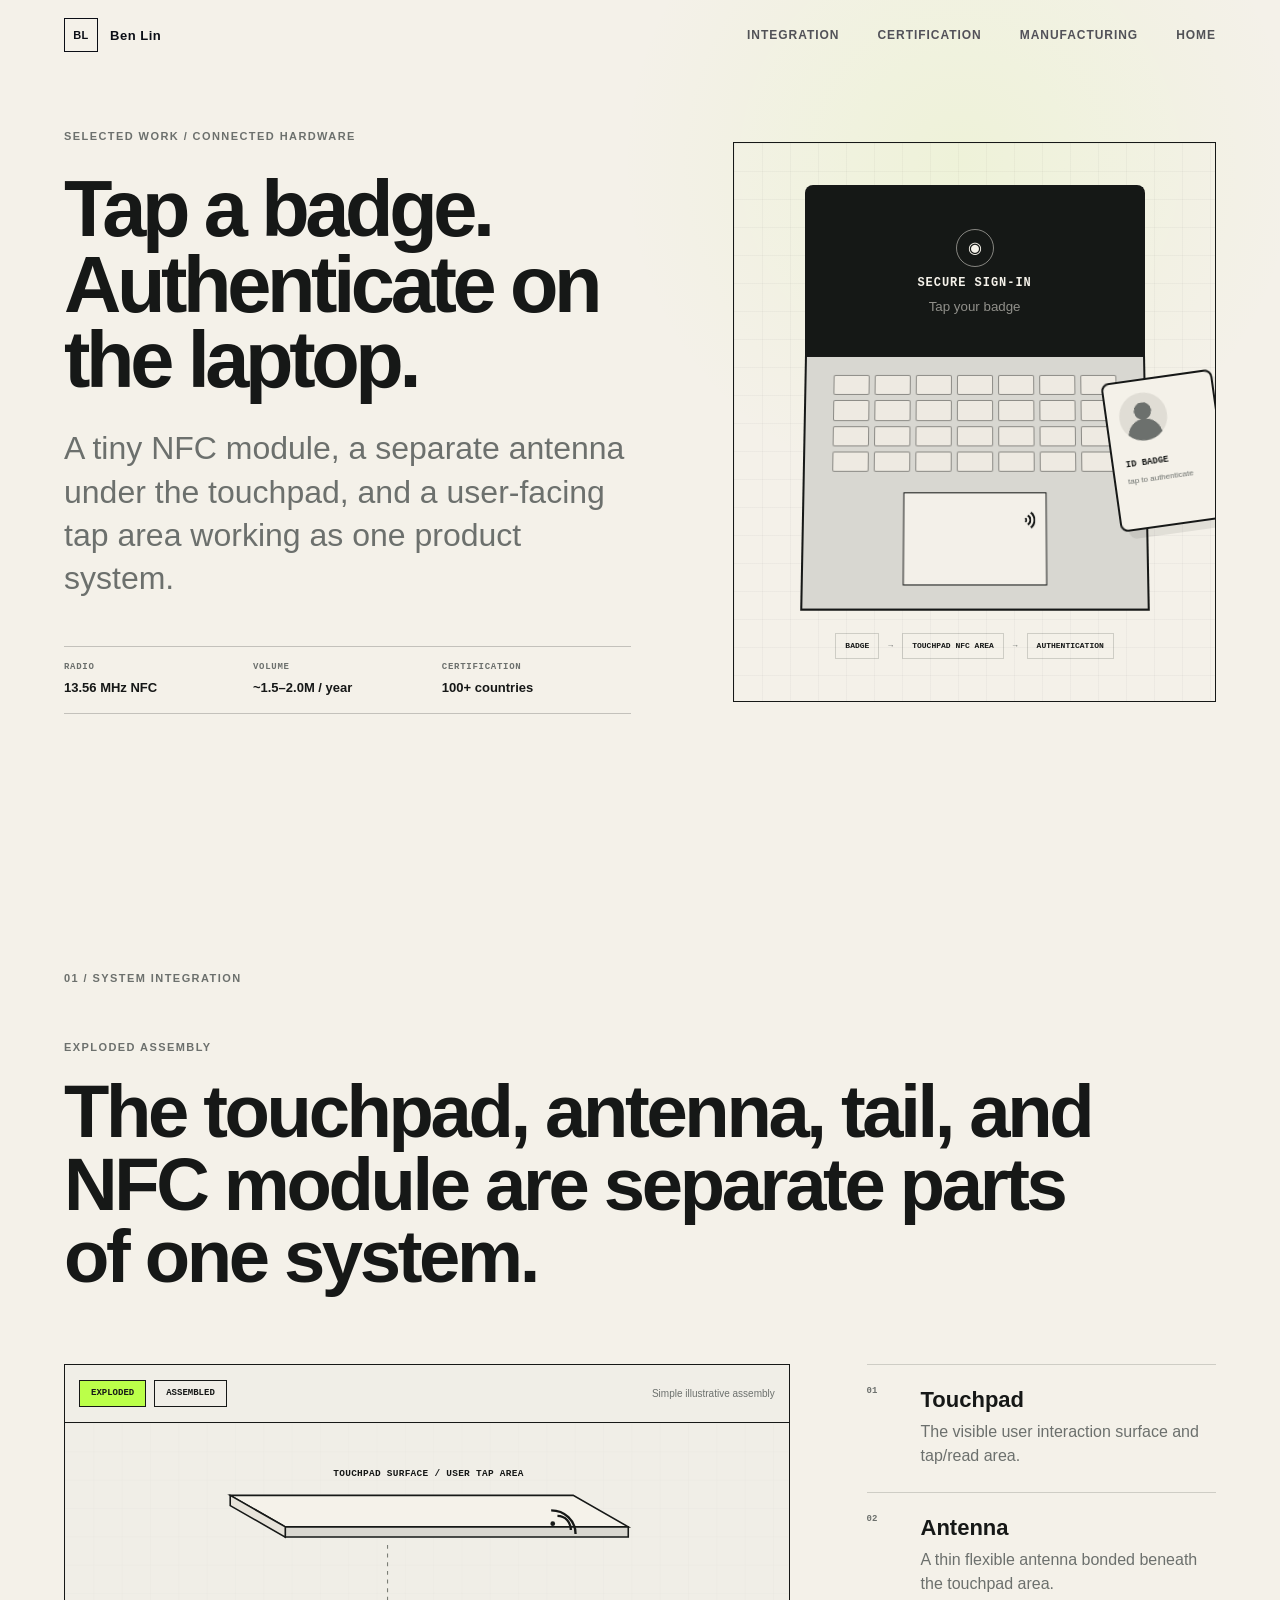
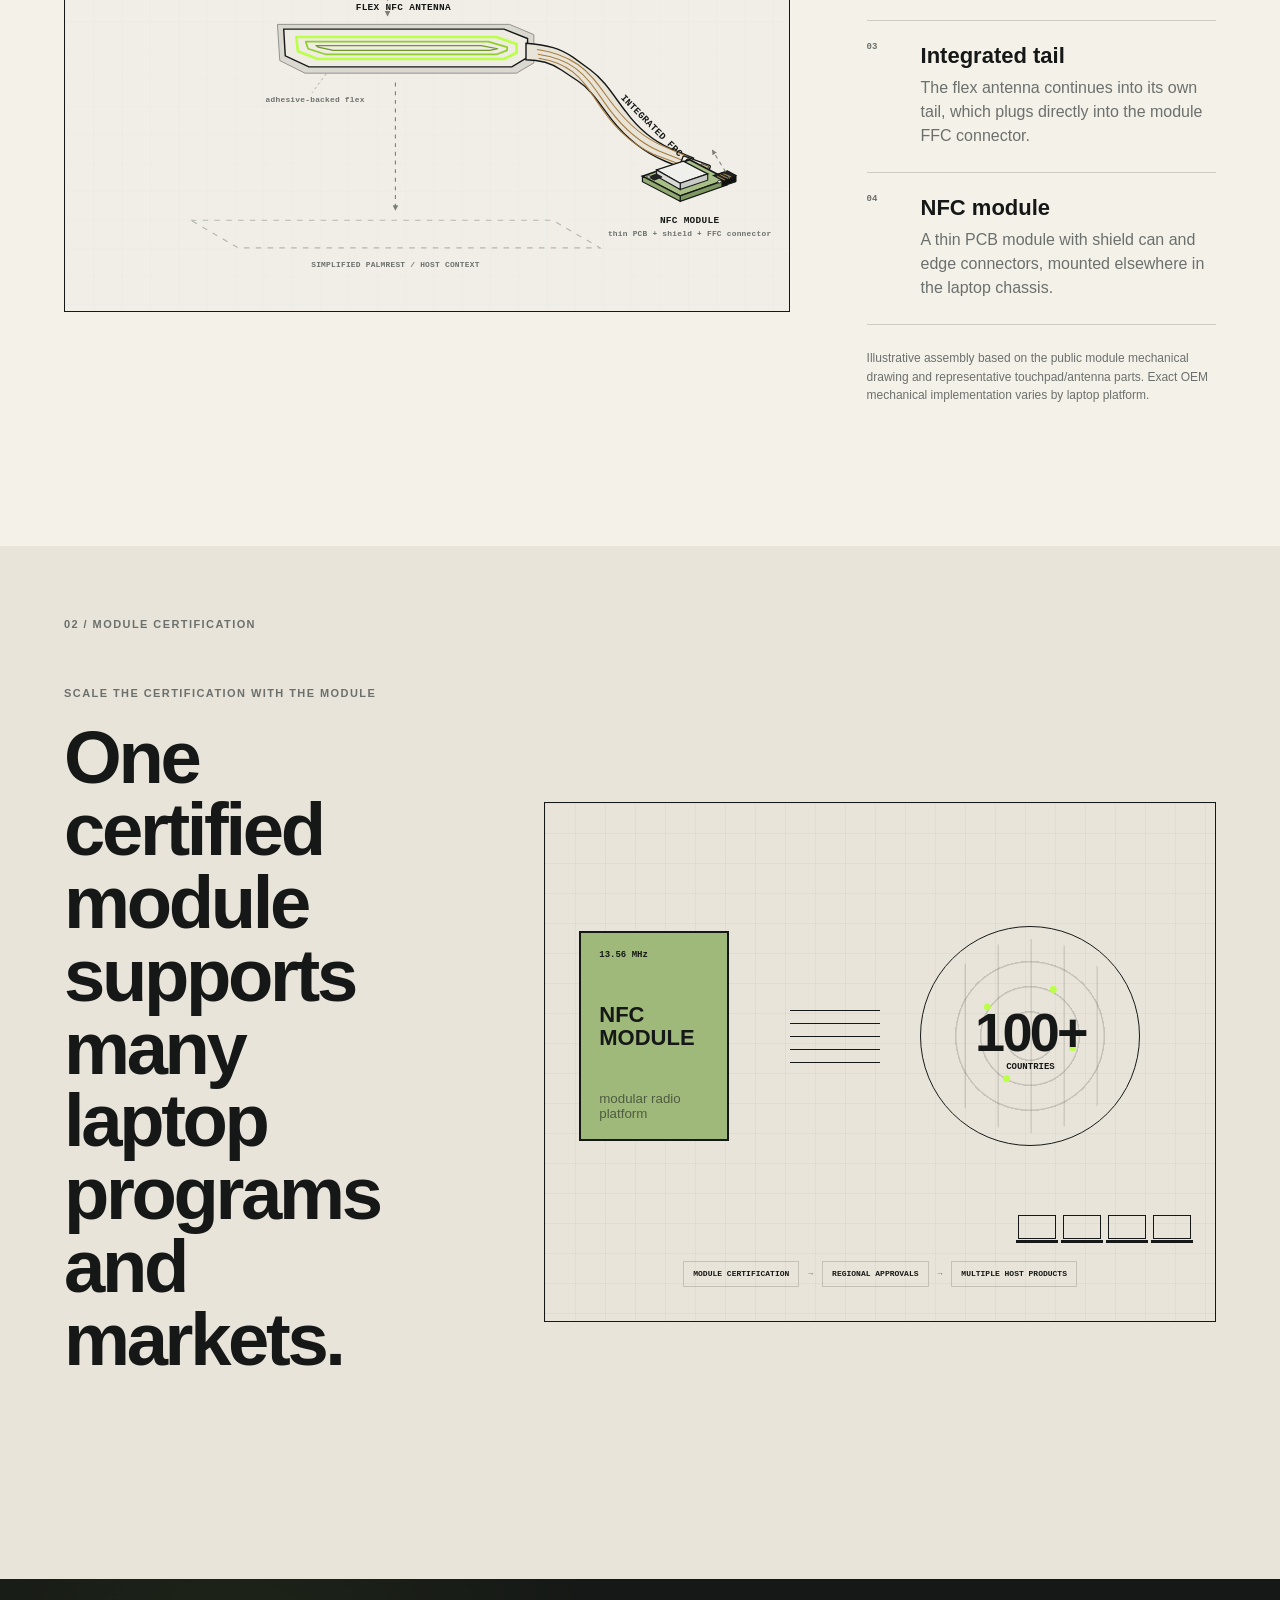
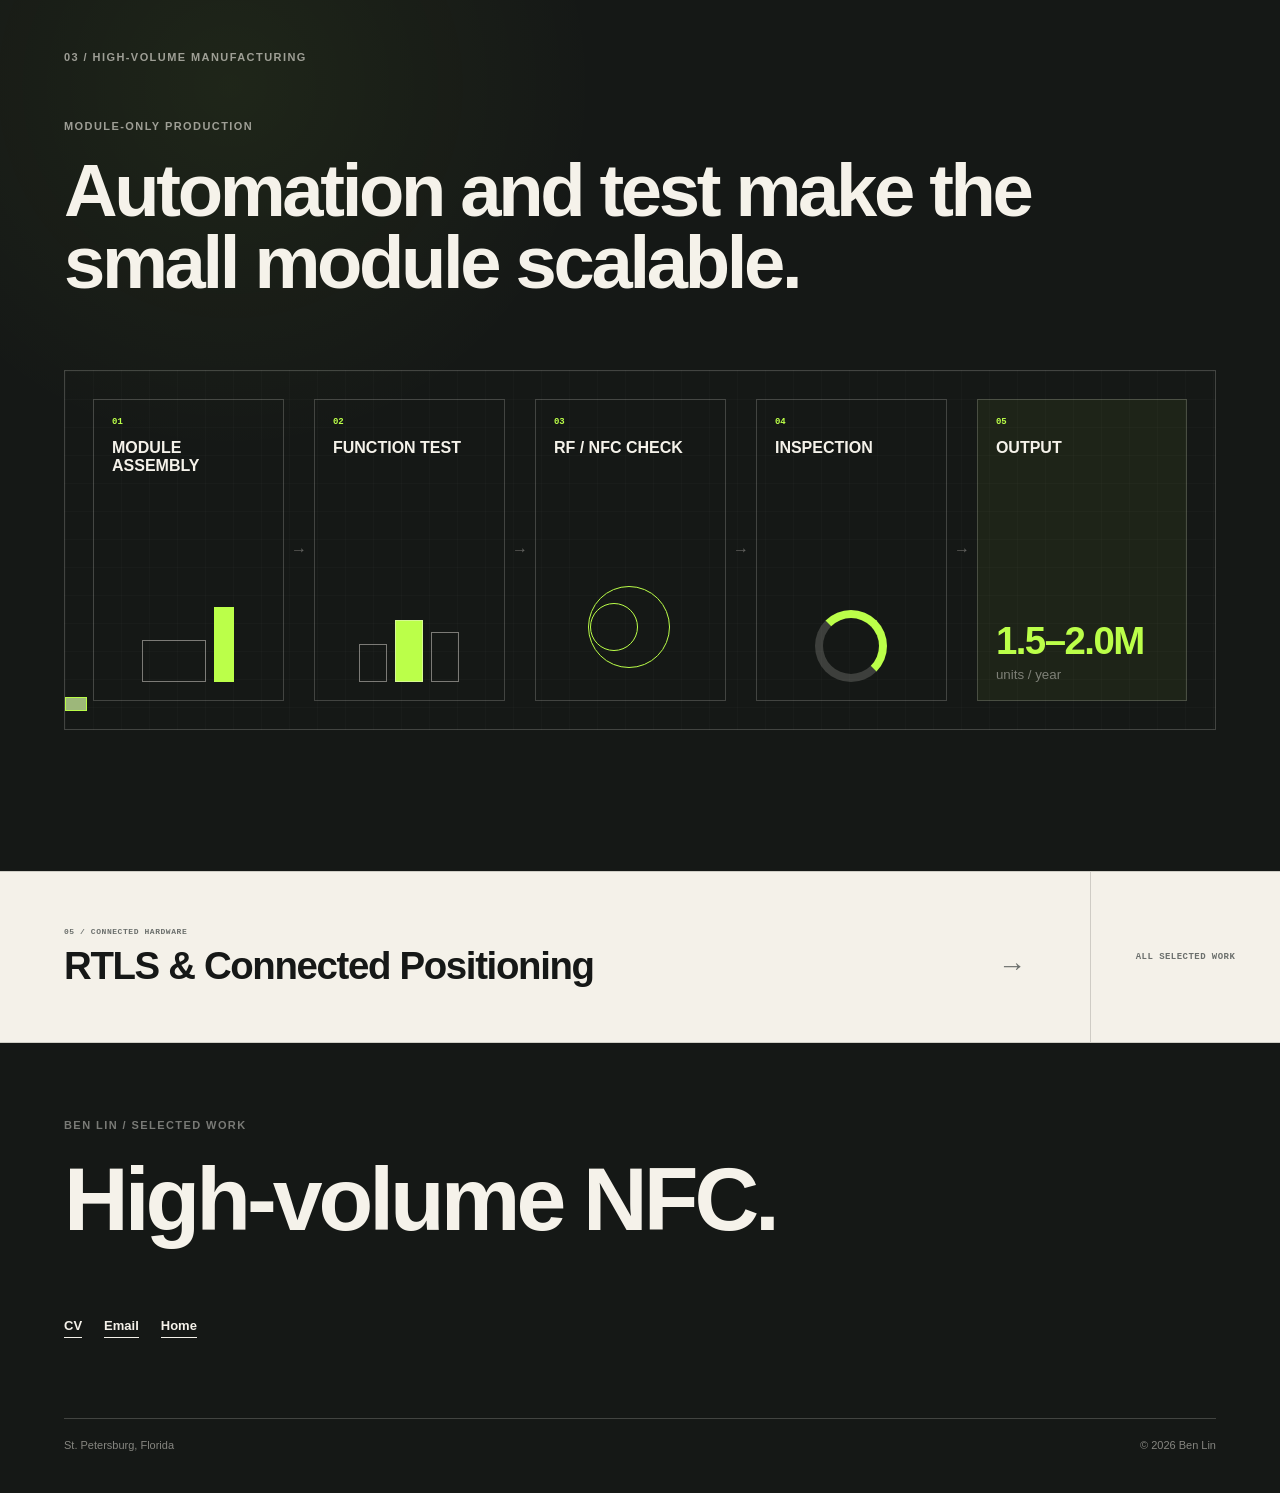
<file: wireless-module.html>
<!DOCTYPE html>
<html lang="en">
<head>
  <meta charset="UTF-8" />
  <meta name="viewport" content="width=device-width, initial-scale=1.0" />
  <title>High-Volume NFC Module — Ben Lin</title>
  <meta name="description" content="A commercial-laptop NFC case spanning a 10 x 17 mm module, separate touchpad antenna integration, module certification across 100+ countries, and high-volume automated production." />
  <meta name="theme-color" content="#f4f1e9" />
  <link rel="canonical" href="https://benlatrobe.github.io/wireless-module.html" />
  <meta property="og:title" content="High-Volume NFC Module — Ben Lin" />
  <meta property="og:description" content="A tiny 13.56 MHz NFC module integrated with a separate touchpad antenna, certified globally, and scaled to 1.5–2.0M units annually." />
  <meta property="og:type" content="website" />
  <meta property="og:image" content="https://benlatrobe.github.io/assets/og/portfolio-preview.jpg" />
  <meta property="og:image:width" content="600" />
  <meta property="og:image:height" content="315" />
  <meta property="og:image:alt" content="Ben Lin engineering portfolio — product, engineering, factory, and AI systems." />
  <meta name="twitter:card" content="summary_large_image" />
  <meta name="twitter:image" content="https://benlatrobe.github.io/assets/og/portfolio-preview.jpg" />
  <link rel="icon" href="favicon.svg" type="image/svg+xml" />
  <link rel="manifest" href="site.webmanifest" />
  <link rel="stylesheet" href="styles.css" />
</head>
<body class="case-page wireless-case-page nfc-case-page nfc-v2-page">
  <a class="skip-link" href="#top">Skip to content</a>
  <div class="progress" aria-hidden="true"><span id="progressBar"></span></div>

  <header class="site-header">
    <a class="brand" href="index.html"><span class="brand-mark">BL</span><span class="brand-name">Ben Lin</span></a>
    <nav class="nav">
      <a href="#integration">Integration</a>
      <a href="#certification">Certification</a>
      <a href="#manufacturing">Manufacturing</a>
      <a href="index.html#work">Home</a>
    </nav>
  </header>

  <main id="top">
    <section class="product-hero section nfc-usecase-hero">
      <div class="product-hero-inner">
        <div class="reveal">
          <p class="eyebrow">Selected work / connected hardware</p>
          <h1>Tap a badge. Authenticate on the laptop.</h1>
          <p class="case-deck">A tiny NFC module, a separate antenna under the touchpad, and a user-facing tap area working as one product system.</p>

          <div class="case-meta product-meta">
            <div><span>RADIO</span><strong>13.56 MHz NFC</strong></div>
            <div><span>VOLUME</span><strong>~1.5–2.0M / year</strong></div>
            <div><span>CERTIFICATION</span><strong>100+ countries</strong></div>
          </div>
        </div>

        <div class="nfc-login-scene reveal" aria-label="Badge tap to laptop authentication">
          <div class="nfc-scene-laptop">
            <div class="nfc-scene-screen">
              <div class="nfc-login-ui">
                <span class="nfc-login-lock">◉</span>
                <strong>SECURE SIGN-IN</strong>
                <small>Tap your badge</small>
              </div>
              <div class="nfc-login-success">
                <span>✓</span>
                <strong>ACCESS GRANTED</strong>
              </div>
            </div>
            <div class="nfc-scene-deck">
              <div class="nfc-scene-keys">
                <i></i><i></i><i></i><i></i><i></i><i></i><i></i><i></i><i></i><i></i><i></i><i></i><i></i><i></i><i></i><i></i><i></i><i></i><i></i><i></i><i></i><i></i><i></i><i></i><i></i><i></i><i></i><i></i>
              </div>
              <div class="nfc-scene-touchpad">
                <div class="nfc-scene-mark"><i></i><i></i><i></i></div>
                <div class="nfc-scene-pulse nfc-pulse-a"></div>
                <div class="nfc-scene-pulse nfc-pulse-b"></div>
              </div>
            </div>
          </div>

          <div class="nfc-badge">
            <span class="nfc-badge-photo"></span>
            <strong>ID BADGE</strong>
            <small>tap to authenticate</small>
          </div>

          <div class="nfc-usecase-caption">
            <span>BADGE</span><i>→</i><span>TOUCHPAD NFC AREA</span><i>→</i><span>AUTHENTICATION</span>
          </div>
        </div>
      </div>
    </section>

    <section id="integration" class="section case-light nfc-svg-section">
      <div class="section-index">01 / SYSTEM INTEGRATION</div>
      <div class="section-heading reveal">
        <p class="kicker">Exploded assembly</p>
        <h2>The touchpad, antenna, tail, and NFC module are separate parts of one system.</h2>
      </div>

      <div class="nfc-svg-layout">
        <div class="nfc-svg-panel reveal">
          <div class="nfc-svg-toolbar">
            <button type="button" data-nfc-svg-view="exploded" class="is-active">Exploded</button>
            <button type="button" data-nfc-svg-view="assembled">Assembled</button>
            <span>Simple illustrative assembly</span>
          </div>

          <svg id="nfc-assembly-svg" class="nfc-assembly-svg is-exploded" viewBox="0 0 920 620" role="img" aria-label="Exploded assembly of thin laptop touchpad, flexible NFC antenna with integrated tail, and thin NFC module">
            <defs>
              <pattern id="nfcGrid" width="36" height="36" patternUnits="userSpaceOnUse">
                <path d="M 36 0 L 0 0 0 36" fill="none" stroke="rgba(22,24,23,.045)" stroke-width="1"/>
              </pattern>
              <marker id="arrowLine" viewBox="0 0 10 10" refX="8.5" refY="5" markerWidth="5" markerHeight="5" orient="auto-start-reverse">
                <path d="M 0 0 L 10 5 L 0 10 z" fill="#7b7e76"/>
              </marker>
            </defs>

            <rect x="0" y="0" width="920" height="620" fill="url(#nfcGrid)"/>

            <!-- very thin touchpad plate -->
            <g class="svg-part svg-touchpad" data-part="touchpad">
              <polygon points="210,92 646,92 716,132 280,132" fill="#f5f2ea" stroke="#161817" stroke-width="2"/>
              <polygon points="280,132 716,132 716,145 280,145" fill="#d9d7d0" stroke="#161817" stroke-width="2"/>
              <polygon points="210,92 280,132 280,145 210,105" fill="#e7e3da" stroke="#161817" stroke-width="2"/>
              <g class="svg-touch-mark">
                <path d="M618 111 C635 111 649 124 649 141" fill="none" stroke="#161817" stroke-width="3"/>
                <path d="M626 118 C636 118 643 126 643 136" fill="none" stroke="#161817" stroke-width="3"/>
                <circle cx="620" cy="128" r="3" fill="#161817"/>
              </g>
              <text x="462" y="68" text-anchor="middle">TOUCHPAD SURFACE / USER TAP AREA</text>
            </g>

            <!-- adhesive-backed flexible NFC antenna with integrated FPC tail -->
            <g class="svg-part svg-antenna" data-part="antenna">
              <!-- thin backing / adhesive patch -->
              <path d="M270 256
                       L565 256
                       L596 269
                       L596 305
                       L574 318
                       L305 318
                       L273 302
                       Z"
                    fill="#dad8d0" stroke="#8d9088" stroke-width="1.2"/>

              <!-- flexible antenna film -->
              <path d="M278 262
                       L558 262
                       L588 274
                       L588 298
                       L568 310
                       L310 310
                       L280 296
                       Z"
                    fill="#efece3" stroke="#161817" stroke-width="1.8"/>

              <!-- printed loop traces following the flex outline -->
              <path d="M294 272
                       L548 272
                       L574 281
                       L574 292
                       L558 300
                       L321 300
                       L296 290
                       Z"
                    fill="none" stroke="#bbff49" stroke-width="3.4" stroke-linejoin="round"/>
              <path d="M306 278
                       L538 278
                       L562 285
                       L562 289
                       L549 294
                       L331 294
                       L309 287
                       Z"
                    fill="none" stroke="#8fcf27" stroke-width="2.2" stroke-linejoin="round"/>
              <path d="M319 283
                       L529 283
                       L550 287
                       L540 289
                       L341 289
                       L322 285
                       Z"
                    fill="none" stroke="#6f9828" stroke-width="1.5" stroke-linejoin="round"/>

              <!-- narrow flex neck transitions directly into FPC cable -->
              <path d="M586 280
                       C614 282 630 287 646 298
                       L668 314
                       C687 328 698 348 713 367
                       C729 389 747 404 770 414
                       L799 426
                       L793 442
                       L763 430
                       C737 419 714 401 695 377
                       C679 357 670 340 652 328
                       L631 314
                       C618 305 604 301 586 301
                       Z"
                    fill="#e9e4d8" stroke="#161817" stroke-width="1.8"/>

              <!-- conductor traces along FPC -->
              <path d="M600 288 C623 291 637 297 652 307 C672 321 683 341 699 361 C718 385 737 401 761 411 L791 424"
                    fill="none" stroke="#a77a3f" stroke-width="1.35"/>
              <path d="M601 294 C622 297 636 302 649 312 C668 326 677 344 692 364 C710 388 730 406 755 417 L788 430"
                    fill="none" stroke="#a77a3f" stroke-width="1.35"/>
              <path d="M602 299 C621 302 633 307 645 316 C663 330 671 348 686 368 C703 392 722 409 748 421 L785 435"
                    fill="none" stroke="#a77a3f" stroke-width="1.35"/>

              <!-- stiffened ZIF contact end -->
              <g transform="translate(786 423) rotate(20)">
                <rect x="0" y="0" width="37" height="18" rx="1.5" fill="#f3efe6" stroke="#161817" stroke-width="1.8"/>
                <rect x="25" y="1.5" width="10" height="15" fill="#d8c39a" stroke="#161817" stroke-width=".8"/>
                <line x1="28" y1="3" x2="28" y2="15" stroke="#9a6e36" stroke-width="1"/>
                <line x1="31" y1="3" x2="31" y2="15" stroke="#9a6e36" stroke-width="1"/>
                <line x1="34" y1="3" x2="34" y2="15" stroke="#9a6e36" stroke-width="1"/>
              </g>

              <!-- tiny adhesive callout -->
              <path d="M332 319 L314 343" stroke="#9a9d94" stroke-width="1" stroke-dasharray="3 4"/>
              <text x="255" y="355" class="svg-sub">adhesive-backed flex</text>

              <text x="430" y="238" text-anchor="middle">FLEX NFC ANTENNA</text>
              <text x="706" y="350" transform="rotate(45 706 350)">INTEGRATED FPC CABLE</text>
            </g>

            <!-- thin PCB module based on public mechanical drawing proportions -->
            <g class="svg-part svg-module" data-part="module">
              <!-- PCB top and tiny side edge -->
              <polygon points="734,449 794,428 842,453 782,474" fill="#a8bf87" stroke="#161817" stroke-width="2"/>
              <polygon points="782,474 842,453 842,460 782,481" fill="#7e9862" stroke="#161817" stroke-width="1.5"/>
              <polygon points="734,449 782,474 782,481 734,456" fill="#92aa72" stroke="#161817" stroke-width="1.5"/>

              <!-- shield can -->
              <polygon points="752,441 786,430 817,446 782,458" fill="#efefeb" stroke="#161817" stroke-width="1.6"/>
              <polygon points="782,458 817,446 817,454 782,466" fill="#c9cbc6" stroke="#161817" stroke-width="1.4"/>
              <polygon points="752,441 782,458 782,466 752,449" fill="#dadbd7" stroke="#161817" stroke-width="1.4"/>

              <!-- FFC connector at the board edge facing tail -->
              <g class="svg-module-ffc">
                <polygon points="824,448 842,442 853,448 835,454" fill="#20231f" stroke="#161817" stroke-width="1.3"/>
                <polygon points="835,454 853,448 853,456 835,462" fill="#101210" stroke="#161817" stroke-width="1.2"/>
                <line x1="829" y1="449" x2="839" y2="454" stroke="#d3a960" stroke-width="1"/>
                <line x1="833" y1="447" x2="843" y2="452" stroke="#d3a960" stroke-width="1"/>
                <line x1="837" y1="446" x2="847" y2="450" stroke="#d3a960" stroke-width="1"/>
              </g>

              <!-- smaller lower connector / component -->
              <polygon points="742,450 752,446 759,450 749,454" fill="#222" stroke="#161817" stroke-width="1"/>

              <!-- corner mounting holes -->
              <ellipse cx="742" cy="450" rx="2.6" ry="1.5" fill="#f5f2ea" stroke="#161817" stroke-width="1"/>
              <ellipse cx="832" cy="456" rx="2.6" ry="1.5" fill="#f5f2ea" stroke="#161817" stroke-width="1"/>

              <text x="794" y="508" text-anchor="middle">NFC MODULE</text>
              <text x="794" y="525" text-anchor="middle" class="svg-sub">thin PCB + shield + FFC connector</text>

              <!-- insertion guide -->
              <line x1="845" y1="452" x2="823" y2="416" stroke="#7b7e76" stroke-width="1.3" stroke-dasharray="5 5" marker-end="url(#arrowLine)"/>
            </g>

            <!-- subtle laptop host context -->
            <g class="svg-part svg-host" data-part="host">
              <polygon points="160,505 620,505 680,540 220,540" fill="none" stroke="#b6b8b0" stroke-width="1.5" stroke-dasharray="7 8"/>
              <text x="420" y="565" text-anchor="middle" class="svg-sub">SIMPLIFIED PALMREST / HOST CONTEXT</text>
            </g>

            <g class="svg-explode-guides">
              <line x1="410" y1="155" x2="410" y2="245" stroke="#7b7e76" stroke-width="1.4" stroke-dasharray="5 6" marker-end="url(#arrowLine)"/>
              <line x1="420" y1="330" x2="420" y2="492" stroke="#7b7e76" stroke-width="1.4" stroke-dasharray="5 6" marker-end="url(#arrowLine)"/>
            </g>
          </svg>
        </div>

        <aside class="nfc-svg-notes reveal">
          <div class="nfc-note-block">
            <span>01</span>
            <strong>Touchpad</strong>
            <p>The visible user interaction surface and tap/read area.</p>
          </div>
          <div class="nfc-note-block">
            <span>02</span>
            <strong>Antenna</strong>
            <p>A thin flexible antenna bonded beneath the touchpad area.</p>
          </div>
          <div class="nfc-note-block">
            <span>03</span>
            <strong>Integrated tail</strong>
            <p>The flex antenna continues into its own tail, which plugs directly into the module FFC connector.</p>
          </div>
          <div class="nfc-note-block">
            <span>04</span>
            <strong>NFC module</strong>
            <p>A thin PCB module with shield can and edge connectors, mounted elsewhere in the laptop chassis.</p>
          </div>
          <p class="nfc-svg-disclaimer">Illustrative assembly based on the public module mechanical drawing and representative touchpad/antenna parts. Exact OEM mechanical implementation varies by laptop platform.</p>
        </aside>
      </div>
    </section>

    <section id="certification" class="section nfc-cert-section">
      <div class="section-index">02 / MODULE CERTIFICATION</div>
      <div class="nfc-cert-layout">
        <div class="sticky-title reveal">
          <p class="kicker">Scale the certification with the module</p>
          <h2>One certified module supports many laptop programs and markets.</h2>
        </div>

        <div class="nfc-cert-visual reveal">
          <div class="nfc-cert-module">
            <span>13.56 MHz</span>
            <strong>NFC MODULE</strong>
            <small>modular radio platform</small>
          </div>

          <div class="nfc-cert-lines">
            <i></i><i></i><i></i><i></i><i></i>
          </div>

          <div class="nfc-cert-globe">
            <div class="cert-globe-grid"></div>
            <strong>100+</strong>
            <span>COUNTRIES</span>
          </div>

          <div class="nfc-cert-hosts">
            <span></span><span></span><span></span><span></span>
          </div>

          <div class="nfc-cert-caption">
            <span>MODULE CERTIFICATION</span><i>→</i><span>REGIONAL APPROVALS</span><i>→</i><span>MULTIPLE HOST PRODUCTS</span>
          </div>
        </div>
      </div>
    </section>

    <section id="manufacturing" class="section section-dark nfc-production-section">
      <div class="section-index">03 / HIGH-VOLUME MANUFACTURING</div>
      <div class="section-heading reveal">
        <p class="kicker">Module-only production</p>
        <h2>Automation and test make the small module scalable.</h2>
      </div>

      <div class="nfc-production-line reveal" aria-label="Illustrative NFC module production line">
        <div class="nfc-conveyor">
          <div class="nfc-station">
            <span>01</span>
            <strong>MODULE ASSEMBLY</strong>
            <div class="station-machine station-assembly"><i></i><i></i></div>
          </div>
          <i class="conveyor-arrow">→</i>
          <div class="nfc-station">
            <span>02</span>
            <strong>FUNCTION TEST</strong>
            <div class="station-machine station-test"><i></i><i></i><i></i></div>
          </div>
          <i class="conveyor-arrow">→</i>
          <div class="nfc-station">
            <span>03</span>
            <strong>RF / NFC CHECK</strong>
            <div class="station-machine station-rf"><i></i><i></i></div>
          </div>
          <i class="conveyor-arrow">→</i>
          <div class="nfc-station">
            <span>04</span>
            <strong>INSPECTION</strong>
            <div class="station-machine station-inspect"><i></i></div>
          </div>
          <i class="conveyor-arrow">→</i>
          <div class="nfc-station nfc-station-output">
            <span>05</span>
            <strong>OUTPUT</strong>
            <div class="station-counter">
              <b>1.5–2.0M</b>
              <small>units / year</small>
            </div>
          </div>

          <div class="nfc-moving-module nfc-moving-module-a"></div>
          <div class="nfc-moving-module nfc-moving-module-b"></div>
        </div>
      </div>


    </section>

    <section class="case-sequence-nav">
      <a class="case-sequence-next" href="connected-positioning.html">
        <span>05 / CONNECTED HARDWARE</span>
        <strong>RTLS & Connected Positioning</strong>
        <i>→</i>
      </a>
      <a class="case-sequence-all" href="index.html#work">All selected work</a>
    </section>
  </main>

  <footer id="contact" class="footer">
    <div>
      <p class="footer-label">BEN LIN / SELECTED WORK</p>
      <h2>High-volume NFC.</h2>
    </div>
    <div class="footer-links">
      <a href="cv.html">CV</a>
      <a href="mailto:benlatrobe@gmail.com">Email</a>
      <a href="index.html">Home</a>
    </div>
    <div class="footer-meta">
      <span>St. Petersburg, Florida</span>
      <span>© <span id="year"></span> Ben Lin</span>
    </div>
  </footer>

  <script src="script.js"></script>
</body>
</html>
</file>
<file: styles.css>
:root {
  --paper: #f4f1e9;
  --ink: #161817;
  --muted: #6c706d;
  --line: rgba(22, 24, 23, 0.17);
  --dark: #151816;
  --dark-2: #202420;
  --light: #f5f2ea;
  --accent: #bbff49;
  --accent-2: #d9ff9a;
  --max: 1440px;
  --pad: clamp(24px, 5vw, 76px);
}

* { box-sizing: border-box; }

html {
  scroll-behavior: smooth;
  background: var(--paper);
}

body {
  margin: 0;
  color: var(--ink);
  background:
    linear-gradient(rgba(22,24,23,.025) 1px, transparent 1px),
    linear-gradient(90deg, rgba(22,24,23,.025) 1px, transparent 1px),
    var(--paper);
  background-size: 32px 32px;
  font-family: Inter, ui-sans-serif, -apple-system, BlinkMacSystemFont, "Segoe UI", sans-serif;
  text-rendering: optimizeLegibility;
}

a { color: inherit; text-decoration: none; }

.progress {
  position: fixed;
  top: 0;
  left: 0;
  width: 100%;
  height: 3px;
  z-index: 100;
}

.progress span {
  display: block;
  height: 100%;
  width: 0;
  background: var(--accent);
  transition: width .08s linear;
}

.site-header {
  position: fixed;
  z-index: 80;
  top: 0;
  left: 0;
  width: 100%;
  padding: 18px var(--pad);
  display: flex;
  align-items: center;
  justify-content: space-between;
  mix-blend-mode: difference;
  color: white;
  pointer-events: none;
}

.site-header a { pointer-events: auto; }

.brand {
  display: inline-flex;
  align-items: center;
  gap: 12px;
  font-size: 13px;
  font-weight: 700;
  letter-spacing: .04em;
}

.brand-mark {
  width: 34px;
  height: 34px;
  border: 1px solid currentColor;
  display: grid;
  place-items: center;
  font-size: 11px;
}

.nav {
  display: flex;
  gap: clamp(16px, 3vw, 38px);
  font-size: 12px;
  font-weight: 600;
  letter-spacing: .08em;
  text-transform: uppercase;
}

.nav a { opacity: .7; transition: opacity .2s ease; }
.nav a:hover { opacity: 1; }

.section {
  position: relative;
  width: 100%;
  padding: clamp(90px, 11vw, 168px) var(--pad);
}

.hero {
  min-height: 100svh;
  max-width: none;
  display: flex;
  flex-direction: column;
  justify-content: center;
  padding-top: 130px;
  overflow: hidden;
}

.hero-grid,
.split,
.section-heading,
.work-grid,
.timeline,
.next-panel,
.footer {
  width: min(100%, var(--max));
  margin-inline: auto;
}

.hero-grid {
  display: grid;
  grid-template-columns: minmax(0, 1.08fr) minmax(380px, .92fr);
  gap: clamp(48px, 8vw, 130px);
  align-items: center;
}

.eyebrow,
.kicker,
.section-index,
.footer-label {
  font-size: 11px;
  line-height: 1.2;
  letter-spacing: .13em;
  text-transform: uppercase;
  font-weight: 800;
}

.eyebrow { margin: 0 0 28px; color: var(--muted); }

h1, h2, h3, p { margin-top: 0; }

h1 {
  max-width: 980px;
  margin-bottom: 30px;
  font-size: clamp(48px, 7vw, 112px);
  line-height: .92;
  letter-spacing: -.055em;
  font-weight: 650;
}

.hero-sub {
  max-width: 760px;
  font-size: clamp(18px, 2vw, 28px);
  line-height: 1.35;
  color: var(--muted);
}

.hero-links {
  margin-top: 42px;
  display: flex;
  flex-wrap: wrap;
  gap: 24px;
  font-size: 13px;
  font-weight: 700;
}

.hero-links a,
.footer-links a {
  border-bottom: 1px solid currentColor;
  padding-bottom: 4px;
}

.hero-visual {
  min-height: 520px;
  display: flex;
  align-items: center;
}

.system-window {
  width: 100%;
  border: 1px solid var(--ink);
  background: rgba(244,241,233,.7);
  box-shadow: 18px 18px 0 rgba(22,24,23,.06);
}

.window-top {
  display: flex;
  justify-content: space-between;
  padding: 12px 14px;
  border-bottom: 1px solid var(--ink);
  font: 700 10px/1.2 ui-monospace, SFMono-Regular, Menlo, monospace;
  letter-spacing: .08em;
}

.system-canvas {
  position: relative;
  min-height: 480px;
  overflow: hidden;
}

.grid-lines {
  position: absolute;
  inset: 0;
  background:
    linear-gradient(rgba(22,24,23,.08) 1px, transparent 1px),
    linear-gradient(90deg, rgba(22,24,23,.08) 1px, transparent 1px);
  background-size: 36px 36px;
}

.node {
  position: absolute;
  z-index: 3;
  width: 150px;
  padding: 14px 14px 16px;
  border: 1px solid var(--ink);
  background: var(--paper);
  font-family: ui-monospace, SFMono-Regular, Menlo, monospace;
}

.node strong,
.node small,
.node-id { display: block; }

.node-id {
  margin-bottom: 20px;
  font-size: 9px;
  opacity: .55;
}

.node strong { font-size: 12px; letter-spacing: .06em; }
.node small { margin-top: 5px; font-size: 9px; opacity: .6; }

.node-a { top: 65px; left: 34px; }
.node-b { top: 98px; right: 34px; }
.node-c { bottom: 54px; left: 56px; }
.node-d {
  bottom: 44px;
  right: 48px;
  background: var(--accent);
}

.system-lines {
  position: absolute;
  inset: 0;
  width: 100%;
  height: 100%;
  z-index: 1;
}

.system-lines path {
  fill: none;
  stroke: var(--ink);
  stroke-width: 1.2;
  stroke-dasharray: 4 7;
  opacity: .4;
}

.signal {
  position: absolute;
  z-index: 2;
  width: 8px;
  height: 8px;
  background: var(--ink);
  border-radius: 50%;
  animation: pulse 2.4s ease-in-out infinite;
}

.signal-one { left: 48%; top: 41%; }
.signal-two { left: 59%; top: 67%; animation-delay: 1.1s; }

@keyframes pulse {
  0%, 100% { transform: scale(.65); opacity: .3; }
  50% { transform: scale(1.4); opacity: 1; }
}

.scroll-cue {
  position: absolute;
  left: var(--pad);
  bottom: 28px;
  display: flex;
  align-items: center;
  gap: 18px;
  font: 700 9px/1 ui-monospace, SFMono-Regular, Menlo, monospace;
  letter-spacing: .12em;
  opacity: .55;
}

.scroll-line {
  display: block;
  width: 80px;
  height: 1px;
  background: currentColor;
}

.section-bordered { border-top: 1px solid var(--line); }

.section-index {
  position: absolute;
  top: 72px;
  left: var(--pad);
  color: var(--muted);
}

.split {
  display: grid;
  grid-template-columns: minmax(280px, .8fr) minmax(0, 1.2fr);
  gap: clamp(50px, 9vw, 150px);
}

.sticky-title { align-self: start; position: sticky; top: 120px; }

.kicker {
  margin-bottom: 22px;
  color: var(--muted);
}

h2 {
  font-size: clamp(42px, 5.8vw, 88px);
  line-height: .98;
  letter-spacing: -.045em;
  font-weight: 620;
}

.sticky-title h2 { max-width: 650px; }

.story-column { padding-top: 10px; }

.lede {
  max-width: 900px;
  margin-bottom: 60px;
  font-size: clamp(25px, 3.2vw, 48px);
  line-height: 1.12;
  letter-spacing: -.025em;
}

.body-copy {
  max-width: 820px;
  margin-top: 54px;
  font-size: clamp(17px, 1.5vw, 22px);
  line-height: 1.6;
  color: var(--muted);
}

.flow {
  border-top: 1px solid var(--line);
  border-bottom: 1px solid var(--line);
  display: grid;
  grid-template-columns: 1fr auto 1fr auto 1fr auto 1fr auto 1.2fr;
  align-items: stretch;
}

.flow-step {
  min-height: 170px;
  padding: 22px 14px;
  display: flex;
  flex-direction: column;
  justify-content: space-between;
}

.flow-step > span {
  font: 700 10px/1 ui-monospace, SFMono-Regular, Menlo, monospace;
  color: var(--muted);
}

.flow-step strong { font-size: 16px; }
.flow-step small { line-height: 1.35; color: var(--muted); }
.flow-step.emphasis { background: var(--accent); }
.flow-arrow { display: grid; place-items: center; color: var(--muted); }

.section-dark {
  background:
    radial-gradient(circle at 20% 10%, rgba(187,255,73,.07), transparent 24%),
    var(--dark);
  color: var(--light);
}

.section-dark .section-index,
.section-dark .kicker,
.section-dark .section-heading > p { color: rgba(245,242,234,.6); }

.section-heading { margin-bottom: 70px; }
.section-heading h2 { max-width: 1050px; margin-bottom: 26px; }
.section-heading > p:last-child {
  max-width: 700px;
  font-size: 18px;
  line-height: 1.6;
}

.work-grid {
  display: grid;
  grid-template-columns: repeat(2, minmax(0, 1fr));
  border-top: 1px solid rgba(245,242,234,.2);
  border-left: 1px solid rgba(245,242,234,.2);
}

.work-card {
  min-height: 430px;
  padding: clamp(28px, 4vw, 58px);
  border-right: 1px solid rgba(245,242,234,.2);
  border-bottom: 1px solid rgba(245,242,234,.2);
  display: flex;
  flex-direction: column;
}

.card-number {
  font: 700 10px/1 ui-monospace, SFMono-Regular, Menlo, monospace;
  opacity: .5;
}

.work-card h3 {
  margin: auto 0 22px;
  font-size: clamp(30px, 3vw, 48px);
  letter-spacing: -.035em;
  font-weight: 560;
}

.work-card p {
  max-width: 620px;
  font-size: 16px;
  line-height: 1.55;
  color: rgba(245,242,234,.65);
}

.mini-diagram,
.execution-strip,
.business-line,
.metric-row {
  margin-top: 34px;
  font-family: ui-monospace, SFMono-Regular, Menlo, monospace;
}

.mini-diagram {
  display: flex;
  flex-wrap: wrap;
  gap: 10px;
  font-size: 9px;
}

.mini-diagram span,
.execution-strip span {
  border: 1px solid rgba(245,242,234,.35);
  padding: 8px 10px;
}

.mini-diagram i { font-style: normal; opacity: .45; }

.metric-row {
  display: grid;
  grid-template-columns: repeat(2, 1fr);
  gap: 14px;
}

.metric-row div {
  border: 1px solid rgba(245,242,234,.25);
  padding: 18px;
}

.metric-row strong {
  display: block;
  color: var(--accent);
  font-size: 34px;
  font-family: inherit;
}

.metric-row small { color: rgba(245,242,234,.5); }

.execution-strip {
  display: grid;
  grid-template-columns: repeat(4, 1fr);
  font-size: 9px;
}

.business-line {
  display: flex;
  align-items: center;
  gap: 9px;
  flex-wrap: wrap;
  font-size: 9px;
  text-transform: uppercase;
}

.business-line i {
  width: 22px;
  height: 1px;
  background: var(--accent);
}

.principles {
  margin-top: 70px;
  border-top: 1px solid var(--line);
}

.principle {
  padding: 34px 0;
  display: grid;
  grid-template-columns: 60px minmax(200px, .8fr) minmax(260px, 1.2fr);
  gap: 28px;
  border-bottom: 1px solid var(--line);
}

.principle > span {
  font: 700 10px/1 ui-monospace, SFMono-Regular, Menlo, monospace;
  color: var(--muted);
}

.principle h3 {
  font-size: 24px;
  letter-spacing: -.02em;
  font-weight: 600;
}

.principle p { color: var(--muted); line-height: 1.55; }

.timeline-section {
  background: #e8e4d9;
}

.timeline {
  border-top: 1px solid var(--ink);
}

.timeline-item {
  display: grid;
  grid-template-columns: minmax(90px, .25fr) minmax(0, 1.75fr);
  gap: 40px;
  padding: 36px 0 42px;
  border-bottom: 1px solid rgba(22,24,23,.35);
}

.timeline-year {
  font: 700 11px/1.2 ui-monospace, SFMono-Regular, Menlo, monospace;
  letter-spacing: .08em;
}

.timeline-item h3 {
  margin-bottom: 12px;
  font-size: clamp(26px, 3vw, 42px);
  font-weight: 580;
  letter-spacing: -.025em;
}

.timeline-item p {
  max-width: 780px;
  color: var(--muted);
  line-height: 1.6;
}

.next-section {
  background: var(--accent);
}

.next-panel {
  min-height: 70vh;
  display: flex;
  flex-direction: column;
  justify-content: center;
}

.next-panel .kicker { color: rgba(22,24,23,.62); }

.next-panel h2 {
  max-width: 1220px;
  margin-bottom: 30px;
}

.next-panel > p {
  max-width: 800px;
  font-size: clamp(18px, 2vw, 28px);
  line-height: 1.45;
}

.next-tags {
  display: flex;
  gap: 10px;
  flex-wrap: wrap;
  margin-top: 44px;
}

.next-tags span {
  border: 1px solid var(--ink);
  padding: 10px 14px;
  font: 700 10px/1 ui-monospace, SFMono-Regular, Menlo, monospace;
  letter-spacing: .05em;
  text-transform: uppercase;
}

.footer {
  padding: 76px var(--pad) 42px;
  background: var(--dark);
  color: var(--light);
}

.footer h2 {
  max-width: 850px;
  margin-top: 24px;
  font-size: clamp(48px, 7vw, 96px);
}

.footer-label { color: rgba(245,242,234,.45); }

.footer-links {
  display: flex;
  gap: 22px;
  margin: 50px 0 80px;
  font-size: 13px;
  font-weight: 700;
}

.footer-meta {
  padding-top: 20px;
  border-top: 1px solid rgba(245,242,234,.2);
  display: flex;
  justify-content: space-between;
  gap: 20px;
  font-size: 11px;
  color: rgba(245,242,234,.5);
}

.reveal {
  opacity: 0;
  transform: translateY(22px);
  transition: opacity .7s ease, transform .7s cubic-bezier(.2,.7,.2,1);
}

.reveal.is-visible {
  opacity: 1;
  transform: translateY(0);
}

@media (prefers-reduced-motion: reduce) {
  html { scroll-behavior: auto; }
  .reveal { opacity: 1; transform: none; transition: none; }
  .signal { animation: none; }
}

@media (max-width: 1080px) {
  .hero-grid,
  .split {
    grid-template-columns: 1fr;
  }

  .hero-visual { min-height: 460px; }
  .sticky-title { position: static; }
  .flow { grid-template-columns: 1fr; }
  .flow-arrow { height: 30px; transform: rotate(90deg); }
  .flow-step { min-height: 120px; border-bottom: 1px solid var(--line); }
}

@media (max-width: 760px) {
  :root { --pad: 20px; }

  .site-header { padding-top: 14px; }
  .brand-name { display: none; }
  .nav { gap: 14px; font-size: 9px; }

  .hero { padding-top: 110px; padding-bottom: 100px; }
  h1 { font-size: clamp(45px, 14vw, 72px); }
  .hero-sub { font-size: 18px; }

  .hero-visual { min-height: 390px; }
  .system-canvas { min-height: 390px; }
  .node { width: 118px; padding: 11px; }
  .node-a { top: 45px; left: 16px; }
  .node-b { top: 82px; right: 16px; }
  .node-c { bottom: 46px; left: 18px; }
  .node-d { bottom: 34px; right: 18px; }

  .work-grid { grid-template-columns: 1fr; }
  .work-card { min-height: 360px; }

  .principle {
    grid-template-columns: 38px 1fr;
  }

  .principle p {
    grid-column: 2;
  }

  .timeline-item {
    grid-template-columns: 1fr;
    gap: 14px;
  }

  .footer-meta { flex-direction: column; }
}


/* Selected work refinements */
.work-card-featured {
  grid-column: span 2;
  min-height: 500px;
  background:
    radial-gradient(circle at 78% 30%, rgba(187,255,73,.16), transparent 28%),
    var(--dark-2);
}

.project-tags {
  display: flex;
  flex-wrap: wrap;
  gap: 8px;
  margin-top: 28px;
}

.project-tags span {
  padding: 8px 10px;
  border: 1px solid rgba(245,242,234,.28);
  font: 700 9px/1 ui-monospace, SFMono-Regular, Menlo, monospace;
  letter-spacing: .05em;
  text-transform: uppercase;
  color: rgba(245,242,234,.75);
}

.project-link {
  align-self: flex-start;
  margin-top: 28px;
  padding-bottom: 5px;
  border-bottom: 1px solid var(--accent);
  color: var(--accent);
  font-size: 13px;
  font-weight: 700;
}

.project-link:hover {
  color: var(--accent-2);
}

@media (max-width: 760px) {
  .work-card-featured {
    grid-column: auto;
    min-height: 420px;
  }
}


/* Universe case study */
.case-page {
  background: var(--dark);
}

.case-hero {
  min-height: 100svh;
  padding-top: 130px;
  background:
    radial-gradient(circle at 82% 18%, rgba(187,255,73,.12), transparent 25%),
    var(--dark);
  color: var(--light);
}

.case-hero-inner {
  width: min(100%, var(--max));
  margin-inline: auto;
  display: grid;
  grid-template-columns: minmax(0, 1.04fr) minmax(420px, .96fr);
  gap: clamp(50px, 8vw, 120px);
  align-items: center;
}

.case-intro h1 {
  margin-bottom: 30px;
  font-size: clamp(74px, 11vw, 170px);
}

.case-deck {
  max-width: 820px;
  font-size: clamp(22px, 2.5vw, 34px);
  line-height: 1.35;
  color: rgba(245,242,234,.72);
}

.case-meta {
  margin-top: 46px;
  border-top: 1px solid rgba(245,242,234,.22);
  border-bottom: 1px solid rgba(245,242,234,.22);
  display: grid;
  grid-template-columns: repeat(3, 1fr);
}

.case-meta div {
  padding: 16px 16px 18px 0;
}

.case-meta span,
.case-meta strong {
  display: block;
}

.case-meta span {
  margin-bottom: 8px;
  font: 700 9px/1 ui-monospace, SFMono-Regular, Menlo, monospace;
  letter-spacing: .08em;
  color: rgba(245,242,234,.45);
}

.case-meta strong {
  font-size: 13px;
}

.case-system {
  border: 1px solid rgba(245,242,234,.32);
  background: rgba(255,255,255,.02);
}

.case-system-label {
  padding: 13px 15px;
  border-bottom: 1px solid rgba(245,242,234,.25);
  font: 700 9px/1 ui-monospace, SFMono-Regular, Menlo, monospace;
  letter-spacing: .08em;
  color: rgba(245,242,234,.55);
}

.authority-stack {
  padding: 24px;
}

.authority-row {
  display: grid;
  grid-template-columns: 38px 1fr;
  gap: 12px;
  padding: 16px;
  border: 1px solid rgba(245,242,234,.22);
}

.authority-row strong,
.authority-row small {
  display: block;
}

.authority-row strong {
  margin-bottom: 6px;
  font-size: 14px;
}

.authority-row small {
  color: rgba(245,242,234,.48);
  line-height: 1.4;
}

.authority-id {
  font: 700 9px/1 ui-monospace, SFMono-Regular, Menlo, monospace;
  color: rgba(245,242,234,.45);
}

.authority-arrow {
  height: 28px;
  display: grid;
  place-items: center;
  color: rgba(245,242,234,.35);
}

.authority-human {
  background: var(--accent);
  color: var(--ink);
  border-color: var(--accent);
}

.authority-human small,
.authority-human .authority-id {
  color: rgba(22,24,23,.6);
}

.case-light {
  background: var(--paper);
  color: var(--ink);
}

.problem-grid {
  margin-top: 70px;
  display: grid;
  grid-template-columns: repeat(3, 1fr);
  border-top: 1px solid var(--line);
  border-left: 1px solid var(--line);
}

.problem-card {
  min-height: 300px;
  padding: 28px;
  border-right: 1px solid var(--line);
  border-bottom: 1px solid var(--line);
}

.problem-card > span {
  font: 700 10px/1 ui-monospace, SFMono-Regular, Menlo, monospace;
  color: var(--muted);
}

.problem-card h3 {
  margin-top: 90px;
  margin-bottom: 20px;
  font-size: clamp(24px, 2.5vw, 38px);
  line-height: 1.05;
  letter-spacing: -.025em;
}

.problem-card p {
  color: var(--muted);
  line-height: 1.55;
}

.case-architecture {
  background:
    linear-gradient(rgba(255,255,255,.018) 1px, transparent 1px),
    linear-gradient(90deg, rgba(255,255,255,.018) 1px, transparent 1px),
    var(--dark);
  background-size: 34px 34px;
}

.architecture-map {
  width: min(100%, var(--max));
  margin-inline: auto;
  padding: clamp(24px, 4vw, 52px);
  border: 1px solid rgba(245,242,234,.24);
  background: rgba(0,0,0,.08);
}

.arch-row {
  display: grid;
  grid-template-columns: repeat(3, 1fr);
  gap: 16px;
}

.arch-row-bottom {
  grid-template-columns: repeat(2, 1fr);
}

.arch-layer {
  padding: 22px;
  min-height: 150px;
  border: 1px solid rgba(245,242,234,.22);
  display: flex;
  flex-direction: column;
  justify-content: flex-end;
}

.arch-layer > span {
  margin-bottom: auto;
  font: 700 9px/1 ui-monospace, SFMono-Regular, Menlo, monospace;
  color: var(--accent);
  letter-spacing: .08em;
}

.arch-layer strong {
  margin-bottom: 7px;
  font-size: 18px;
}

.arch-layer small {
  color: rgba(245,242,234,.48);
  line-height: 1.45;
}

.arch-agent {
  max-width: 520px;
  margin: 0 auto;
  background: rgba(187,255,73,.06);
}

.arch-connector {
  padding: 14px 0;
  text-align: center;
  font: 700 9px/1 ui-monospace, SFMono-Regular, Menlo, monospace;
  letter-spacing: .08em;
  color: rgba(245,242,234,.35);
}

.architecture-note {
  width: min(100%, var(--max));
  margin: 36px auto 0;
  padding: 28px 0 0;
  border-top: 1px solid rgba(245,242,234,.2);
  display: grid;
  grid-template-columns: minmax(220px,.55fr) minmax(0,1.45fr);
  gap: 48px;
}

.architecture-note strong {
  font-size: 20px;
}

.architecture-note p {
  max-width: 860px;
  line-height: 1.6;
  color: rgba(245,242,234,.58);
}

.principle-grid {
  width: min(100%, var(--max));
  margin-inline: auto;
  display: grid;
  grid-template-columns: repeat(2, 1fr);
  border-top: 1px solid var(--line);
  border-left: 1px solid var(--line);
}

.large-principle {
  min-height: 360px;
  padding: clamp(28px, 4vw, 50px);
  border-right: 1px solid var(--line);
  border-bottom: 1px solid var(--line);
  display: flex;
  flex-direction: column;
}

.large-principle > span {
  font: 700 10px/1 ui-monospace, SFMono-Regular, Menlo, monospace;
  color: var(--muted);
}

.large-principle h3 {
  margin-top: auto;
  margin-bottom: 20px;
  max-width: 620px;
  font-size: clamp(28px, 3vw, 46px);
  line-height: 1.05;
  letter-spacing: -.03em;
}

.large-principle p {
  max-width: 650px;
  color: var(--muted);
  line-height: 1.6;
}

.case-example {
  background: #e8e4d9;
}

.example-flow {
  display: grid;
  grid-template-columns: 1fr auto 1fr auto 1fr auto 1fr auto 1fr;
  align-items: stretch;
  border-top: 1px solid rgba(22,24,23,.25);
  border-bottom: 1px solid rgba(22,24,23,.25);
}

.example-flow > div {
  min-height: 160px;
  padding: 18px 12px;
  display: flex;
  flex-direction: column;
  justify-content: space-between;
}

.example-flow span,
.example-flow strong,
.example-flow small {
  display: block;
}

.example-flow span {
  font: 700 9px/1 ui-monospace, SFMono-Regular, Menlo, monospace;
  color: var(--muted);
}

.example-flow strong {
  font-size: 14px;
}

.example-flow small {
  color: var(--muted);
  line-height: 1.35;
}

.example-flow i {
  display: grid;
  place-items: center;
  font-style: normal;
  color: var(--muted);
}

.case-status {
  background: var(--dark);
}

.status-grid {
  width: min(100%, var(--max));
  margin-inline: auto;
  display: grid;
  grid-template-columns: repeat(2, 1fr);
  border-top: 1px solid rgba(245,242,234,.2);
  border-left: 1px solid rgba(245,242,234,.2);
}

.status-column {
  padding: clamp(28px, 4vw, 52px);
  border-right: 1px solid rgba(245,242,234,.2);
  border-bottom: 1px solid rgba(245,242,234,.2);
}

.status-column h3 {
  margin-bottom: 28px;
  font-size: 28px;
}

.status-column ul {
  margin: 0;
  padding: 0;
  list-style: none;
}

.status-column li {
  padding: 14px 0;
  border-top: 1px solid rgba(245,242,234,.12);
  color: rgba(245,242,234,.62);
  line-height: 1.45;
}

.status-column li::before {
  content: "—";
  margin-right: 10px;
  color: var(--accent);
}

.repo-map {
  width: min(100%, var(--max));
  margin: 54px auto 0;
  display: grid;
  grid-template-columns: repeat(4, 1fr);
  border-top: 1px solid rgba(245,242,234,.18);
  border-left: 1px solid rgba(245,242,234,.18);
}

.repo-map div,
.repo-map a {
  min-height: 110px;
  padding: 18px;
  border-right: 1px solid rgba(245,242,234,.18);
  border-bottom: 1px solid rgba(245,242,234,.18);
}

.repo-map a {
  display: block;
  transition: background .18s ease;
}

.repo-map a:hover {
  background: rgba(187,255,73,.06);
}

.repo-map span,
.repo-map small {
  display: block;
}

.repo-map span {
  font: 700 11px/1.2 ui-monospace, SFMono-Regular, Menlo, monospace;
  color: var(--accent);
}

.repo-map small {
  margin-top: 22px;
  color: rgba(245,242,234,.4);
}

.case-close {
  background: var(--accent);
}

.case-close .next-panel {
  min-height: 72vh;
}

.case-close .hero-links a {
  border-color: var(--ink);
}

@media (max-width: 1080px) {
  .case-hero-inner {
    grid-template-columns: 1fr;
  }

  .case-system {
    max-width: 760px;
  }

  .problem-grid,
  .arch-row,
  .arch-row-bottom,
  .principle-grid,
  .status-grid,
  .repo-map {
    grid-template-columns: 1fr 1fr;
  }

  .architecture-note {
    grid-template-columns: 1fr;
    gap: 18px;
  }

  .example-flow {
    grid-template-columns: 1fr;
  }

  .example-flow i {
    height: 24px;
    transform: rotate(90deg);
  }
}

@media (max-width: 760px) {
  .case-hero {
    padding-top: 110px;
  }

  .case-meta {
    grid-template-columns: 1fr;
  }

  .case-meta div {
    border-top: 1px solid rgba(245,242,234,.12);
  }

  .problem-grid,
  .arch-row,
  .arch-row-bottom,
  .principle-grid,
  .status-grid,
  .repo-map {
    grid-template-columns: 1fr;
  }

  .problem-card,
  .large-principle {
    min-height: 300px;
  }
}


/* Product engineering case study */
.product-case-page {
  background: var(--paper);
}

.product-hero {
  min-height: 100svh;
  padding-top: 130px;
  background:
    radial-gradient(circle at 75% 18%, rgba(187,255,73,.1), transparent 28%),
    var(--paper);
}

.product-hero-inner {
  width: min(100%, var(--max));
  margin-inline: auto;
  display: grid;
  grid-template-columns: minmax(0, 1.08fr) minmax(380px, .92fr);
  gap: clamp(48px, 8vw, 120px);
  align-items: center;
}

.product-hero h1 {
  max-width: 980px;
}

.product-meta {
  border-color: rgba(22,24,23,.22);
}

.product-meta div {
  color: var(--ink);
}

.product-meta span {
  color: var(--muted);
}

.product-stack {
  border: 1px solid var(--ink);
  padding: 26px;
  background:
    linear-gradient(rgba(22,24,23,.035) 1px, transparent 1px),
    linear-gradient(90deg, rgba(22,24,23,.035) 1px, transparent 1px),
    rgba(244,241,233,.72);
  background-size: 28px 28px;
}

.product-stack-row {
  display: grid;
  grid-template-columns: 38px 1fr;
  gap: 12px;
  padding: 18px;
  border: 1px solid rgba(22,24,23,.34);
  background: rgba(244,241,233,.9);
}

.product-stack-row span,
.product-stack-row strong,
.product-stack-row small {
  display: block;
}

.product-stack-row span {
  font: 700 9px/1 ui-monospace, SFMono-Regular, Menlo, monospace;
  color: var(--muted);
}

.product-stack-row strong {
  margin-bottom: 5px;
  font-size: 15px;
}

.product-stack-row small {
  grid-column: 2;
  color: var(--muted);
}

.product-stack-final {
  background: var(--accent);
}

.stack-link {
  height: 24px;
  width: 1px;
  margin: 0 auto;
  background: rgba(22,24,23,.45);
}

.system-principles {
  margin-top: 70px;
  display: grid;
  grid-template-columns: repeat(2, 1fr);
  border-top: 1px solid var(--line);
  border-left: 1px solid var(--line);
}

.system-principles > div {
  min-height: 190px;
  padding: 24px;
  border-right: 1px solid var(--line);
  border-bottom: 1px solid var(--line);
  display: flex;
  flex-direction: column;
}

.system-principles span {
  font: 700 9px/1 ui-monospace, SFMono-Regular, Menlo, monospace;
  color: var(--muted);
}

.system-principles strong {
  margin-top: auto;
  margin-bottom: 8px;
  font-size: 20px;
}

.system-principles small {
  color: var(--muted);
  line-height: 1.45;
}

.product-example-grid {
  width: min(100%, var(--max));
  margin-inline: auto;
  display: grid;
  grid-template-columns: repeat(2, 1fr);
  border-top: 1px solid rgba(245,242,234,.2);
  border-left: 1px solid rgba(245,242,234,.2);
}

.product-example {
  min-height: 420px;
  padding: clamp(28px, 4vw, 50px);
  border-right: 1px solid rgba(245,242,234,.2);
  border-bottom: 1px solid rgba(245,242,234,.2);
  display: flex;
  flex-direction: column;
}

.example-top {
  display: flex;
  justify-content: space-between;
  font: 700 9px/1 ui-monospace, SFMono-Regular, Menlo, monospace;
  letter-spacing: .07em;
  color: rgba(245,242,234,.45);
}

.product-example h3 {
  margin: auto 0 18px;
  max-width: 580px;
  font-size: clamp(28px, 3vw, 46px);
  line-height: 1.05;
  letter-spacing: -.03em;
  font-weight: 580;
}

.product-example p {
  max-width: 620px;
  color: rgba(245,242,234,.58);
  line-height: 1.55;
}

.example-chain {
  display: flex;
  flex-wrap: wrap;
  gap: 8px;
  margin-top: 28px;
  align-items: center;
  font: 700 9px/1 ui-monospace, SFMono-Regular, Menlo, monospace;
}

.example-chain span {
  padding: 7px 9px;
  border: 1px solid rgba(245,242,234,.25);
}

.example-chain i {
  font-style: normal;
  color: var(--accent);
}

.factory-section {
  background: #e8e4d9;
}

.factory-flow {
  display: grid;
  grid-template-columns: repeat(3, 1fr);
  border-top: 1px solid rgba(22,24,23,.25);
  border-left: 1px solid rgba(22,24,23,.25);
}

.factory-stage {
  min-height: 300px;
  padding: 26px;
  border-right: 1px solid rgba(22,24,23,.25);
  border-bottom: 1px solid rgba(22,24,23,.25);
  display: flex;
  flex-direction: column;
}

.factory-stage > span {
  font: 700 9px/1 ui-monospace, SFMono-Regular, Menlo, monospace;
  letter-spacing: .08em;
  color: var(--muted);
}

.factory-stage h3 {
  margin: auto 0 16px;
  font-size: 36px;
  letter-spacing: -.03em;
}

.factory-stage p {
  color: var(--muted);
  line-height: 1.5;
}

.factory-stage-active {
  background: var(--accent);
}

.factory-stage-active > span,
.factory-stage-active p {
  color: rgba(22,24,23,.62);
}

.product-leadership-grid {
  width: min(100%, var(--max));
  margin-inline: auto;
  display: grid;
  grid-template-columns: minmax(360px,.8fr) minmax(0,1.2fr);
  gap: clamp(48px, 8vw, 120px);
  align-items: center;
}

.product-leadership-visual {
  position: relative;
  min-height: 520px;
  border: 1px solid var(--ink);
  background:
    linear-gradient(rgba(22,24,23,.035) 1px, transparent 1px),
    linear-gradient(90deg, rgba(22,24,23,.035) 1px, transparent 1px);
  background-size: 34px 34px;
}

.product-leadership-visual > div {
  position: absolute;
  width: 70px;
  height: 70px;
  display: grid;
  place-items: center;
  border: 1px solid var(--ink);
  background: var(--paper);
  font: 700 11px/1 ui-monospace, SFMono-Regular, Menlo, monospace;
}

.product-leadership-visual > div:nth-child(1) { top: 50px; left: 55px; }
.product-leadership-visual > div:nth-child(2) { top: 55px; right: 65px; }
.product-leadership-visual > div:nth-child(3) { top: 220px; left: 38px; }
.product-leadership-visual > div:nth-child(4) { top: 225px; right: 42px; }
.product-leadership-visual > div:nth-child(5) { bottom: 48px; left: 82px; }
.product-leadership-visual > div:nth-child(6) { bottom: 54px; right: 88px; }

.product-leadership-visual > span {
  position: absolute;
  inset: 50% auto auto 50%;
  transform: translate(-50%,-50%);
  width: 126px;
  height: 126px;
  display: grid;
  place-items: center;
  border-radius: 50%;
  background: var(--accent);
  border: 1px solid var(--ink);
  font: 800 11px/1 ui-monospace, SFMono-Regular, Menlo, monospace;
  letter-spacing: .08em;
}

.product-close {
  background: var(--accent);
}

.product-close .next-panel {
  min-height: 72vh;
}

@media (max-width: 1080px) {
  .product-hero-inner,
  .product-leadership-grid {
    grid-template-columns: 1fr;
  }

  .product-stack {
    max-width: 720px;
  }
}

@media (max-width: 760px) {
  .product-hero {
    padding-top: 110px;
  }

  .system-principles,
  .product-example-grid,
  .factory-flow {
    grid-template-columns: 1fr;
  }

  .product-leadership-visual {
    min-height: 420px;
  }

  .product-leadership-visual > div {
    width: 58px;
    height: 58px;
  }
}


/* Engineering leadership case study */
.leadership-case-page {
  background: #e8e4d9;
}

.leadership-hero {
  min-height: 100svh;
  padding-top: 130px;
  background:
    radial-gradient(circle at 78% 22%, rgba(187,255,73,.12), transparent 26%),
    #e8e4d9;
}

.leadership-hero-inner {
  width: min(100%, var(--max));
  margin-inline: auto;
  display: grid;
  grid-template-columns: minmax(0, 1.05fr) minmax(420px, .95fr);
  gap: clamp(50px, 8vw, 120px);
  align-items: center;
}

.leadership-hero h1 {
  max-width: 1040px;
}

.leadership-meta {
  border-color: rgba(22,24,23,.22);
}

.leadership-meta span {
  color: var(--muted);
}

.org-system {
  position: relative;
  min-height: 520px;
  border: 1px solid var(--ink);
  background:
    linear-gradient(rgba(22,24,23,.04) 1px, transparent 1px),
    linear-gradient(90deg, rgba(22,24,23,.04) 1px, transparent 1px),
    rgba(244,241,233,.44);
  background-size: 34px 34px;
}

.org-system svg {
  position: absolute;
  inset: 0;
  width: 100%;
  height: 100%;
}

.org-system line {
  stroke: rgba(22,24,23,.32);
  stroke-width: 1.2;
  stroke-dasharray: 5 7;
}

.org-center,
.org-node {
  position: absolute;
  z-index: 2;
  display: grid;
  place-items: center;
  border: 1px solid var(--ink);
  font: 800 10px/1 ui-monospace, SFMono-Regular, Menlo, monospace;
  letter-spacing: .06em;
}

.org-center {
  width: 118px;
  height: 118px;
  border-radius: 50%;
  left: 50%;
  top: 50%;
  transform: translate(-50%,-50%);
  background: var(--accent);
}

.org-node {
  width: 92px;
  height: 60px;
  background: var(--paper);
}

.org-n1 { left: 48px; top: 58px; }
.org-n2 { right: 48px; top: 62px; }
.org-n3 { left: 28px; top: 230px; }
.org-n4 { right: 24px; top: 230px; width: 112px; }
.org-n5 { left: 58px; bottom: 56px; }
.org-n6 { right: 52px; bottom: 58px; }

.leadership-problems {
  margin-top: 70px;
  display: grid;
  grid-template-columns: repeat(2, 1fr);
  border-top: 1px solid var(--line);
  border-left: 1px solid var(--line);
}

.leadership-problem {
  min-height: 260px;
  padding: 28px;
  border-right: 1px solid var(--line);
  border-bottom: 1px solid var(--line);
  display: flex;
  flex-direction: column;
}

.leadership-problem > span {
  font: 700 9px/1 ui-monospace, SFMono-Regular, Menlo, monospace;
  color: var(--muted);
}

.leadership-problem h3 {
  margin-top: auto;
  margin-bottom: 14px;
  font-size: 30px;
  letter-spacing: -.025em;
}

.leadership-problem p {
  color: var(--muted);
  line-height: 1.55;
}

.leadership-model-section {
  background:
    radial-gradient(circle at 20% 10%, rgba(187,255,73,.06), transparent 28%),
    var(--dark);
}

.leadership-model {
  width: min(100%, var(--max));
  margin-inline: auto;
  display: grid;
  grid-template-columns: 1fr auto 1fr auto 1fr auto 1fr;
  align-items: stretch;
}

.model-stage {
  min-height: 330px;
  padding: 26px;
  border: 1px solid rgba(245,242,234,.22);
  display: flex;
  flex-direction: column;
}

.model-stage > span {
  font: 700 9px/1 ui-monospace, SFMono-Regular, Menlo, monospace;
  color: var(--accent);
}

.model-stage h3 {
  margin: auto 0 18px;
  font-size: 34px;
  letter-spacing: -.03em;
}

.model-stage p {
  color: rgba(245,242,234,.58);
  line-height: 1.5;
}

.model-stage small {
  margin-top: 24px;
  color: rgba(245,242,234,.38);
  font: 700 9px/1.3 ui-monospace, SFMono-Regular, Menlo, monospace;
  text-transform: uppercase;
}

.model-link {
  display: grid;
  place-items: center;
  padding: 0 8px;
  color: rgba(245,242,234,.35);
}

.leadership-examples-section {
  background: #d8d4c7;
}

.leadership-example-list {
  width: min(100%, var(--max));
  margin-inline: auto;
  border-top: 1px solid rgba(22,24,23,.4);
}

.leadership-example {
  display: grid;
  grid-template-columns: minmax(70px,.18fr) minmax(0,1.82fr);
  gap: 40px;
  padding: 42px 0 48px;
  border-bottom: 1px solid rgba(22,24,23,.3);
}

.leadership-example-num {
  font: 800 11px/1 ui-monospace, SFMono-Regular, Menlo, monospace;
}

.example-label {
  margin-bottom: 14px;
  font: 800 9px/1 ui-monospace, SFMono-Regular, Menlo, monospace;
  letter-spacing: .08em;
  color: var(--muted);
}

.leadership-example h3 {
  margin-bottom: 16px;
  font-size: clamp(30px, 3.5vw, 54px);
  line-height: 1.04;
  letter-spacing: -.035em;
}

.leadership-example p:last-child {
  max-width: 900px;
  color: var(--muted);
  font-size: 17px;
  line-height: 1.62;
}

.people-points {
  margin-top: 70px;
  border-top: 1px solid var(--line);
}

.people-point {
  padding: 30px 0;
  display: grid;
  grid-template-columns: 50px minmax(200px,.8fr) minmax(260px,1.2fr);
  gap: 26px;
  border-bottom: 1px solid var(--line);
}

.people-point span {
  font: 700 9px/1 ui-monospace, SFMono-Regular, Menlo, monospace;
  color: var(--muted);
}

.people-point strong {
  font-size: 22px;
}

.people-point p {
  color: var(--muted);
  line-height: 1.55;
}

.leadership-close {
  background: var(--accent);
}

.leadership-close .next-panel {
  min-height: 72vh;
}

@media (max-width: 1080px) {
  .leadership-hero-inner {
    grid-template-columns: 1fr;
  }

  .org-system {
    max-width: 720px;
  }

  .leadership-model {
    grid-template-columns: 1fr;
  }

  .model-link {
    height: 30px;
    transform: rotate(90deg);
  }
}

@media (max-width: 760px) {
  .leadership-hero {
    padding-top: 110px;
  }

  .leadership-problems {
    grid-template-columns: 1fr;
  }

  .org-system {
    min-height: 420px;
  }

  .org-node {
    width: 70px;
    height: 52px;
  }

  .org-n4 {
    width: 90px;
  }

  .leadership-example {
    grid-template-columns: 1fr;
    gap: 14px;
  }

  .people-point {
    grid-template-columns: 34px 1fr;
  }

  .people-point p {
    grid-column: 2;
  }
}


/* Accessibility and interaction polish */
.skip-link {
  position: fixed;
  z-index: 200;
  top: 10px;
  left: 10px;
  padding: 10px 14px;
  background: var(--accent);
  color: var(--ink);
  border: 1px solid var(--ink);
  font-size: 12px;
  font-weight: 800;
  transform: translateY(-160%);
  transition: transform .18s ease;
}

.skip-link:focus {
  transform: translateY(0);
}

a:focus-visible,
button:focus-visible {
  outline: 2px solid var(--accent);
  outline-offset: 4px;
}

.case-light a:focus-visible,
.product-hero a:focus-visible,
.leadership-hero a:focus-visible,
.timeline-section a:focus-visible,
.factory-section a:focus-visible {
  outline-color: var(--ink);
}


/* Light hero contrast fixes */
.product-hero .case-deck,
.leadership-hero .case-deck {
  color: var(--muted);
}


/* Desktop homepage hero balance */
@media (min-width: 1081px) {
  .hero-grid {
    gap: clamp(56px, 5vw, 90px);
  }

  .hero h1 {
    font-size: clamp(60px, 5vw, 76px);
    line-height: .96;
  }
}


/* V2 concrete case studies */
.work-mini-flow {
  margin-top: 34px;
  display: flex;
  flex-wrap: wrap;
  gap: 8px;
  align-items: center;
  font: 700 9px/1 ui-monospace, SFMono-Regular, Menlo, monospace;
}

.work-mini-flow span {
  padding: 8px 10px;
  border: 1px solid rgba(245,242,234,.3);
}

.work-mini-flow i {
  color: var(--accent);
  font-style: normal;
}

.exec-hero-visual {
  border: 1px solid rgba(245,242,234,.3);
  padding: 24px;
  background: rgba(255,255,255,.02);
}

.exec-chain {
  display: flex;
  flex-direction: column;
  gap: 0;
}

.exec-chain > div {
  display: grid;
  grid-template-columns: 36px 1fr;
  gap: 10px;
  padding: 18px;
  border: 1px solid rgba(245,242,234,.22);
}

.exec-chain > div span {
  font: 700 9px/1 ui-monospace, SFMono-Regular, Menlo, monospace;
  color: rgba(245,242,234,.45);
}

.exec-chain > div strong {
  font-size: 14px;
  letter-spacing: .04em;
}

.exec-chain > i {
  height: 26px;
  display: grid;
  place-items: center;
  font-style: normal;
  color: rgba(245,242,234,.35);
}

.exec-chain .exec-highlight {
  background: var(--accent);
  color: var(--ink);
  border-color: var(--accent);
}

.exec-chain .exec-highlight span {
  color: rgba(22,24,23,.55);
}

.before-after-grid {
  width: min(100%, var(--max));
  margin-inline: auto;
  display: grid;
  grid-template-columns: repeat(2, minmax(0,1fr));
  border-top: 1px solid var(--line);
  border-left: 1px solid var(--line);
}

.ba-panel {
  padding: clamp(28px,4vw,50px);
  border-right: 1px solid var(--line);
  border-bottom: 1px solid var(--line);
}

.ba-panel > span {
  font: 800 10px/1 ui-monospace, SFMono-Regular, Menlo, monospace;
  letter-spacing: .08em;
}

.ba-before { background: #e8e4d9; }
.ba-after { background: var(--accent); }

.ba-flow {
  margin-top: 42px;
  display: flex;
  flex-direction: column;
  align-items: stretch;
}

.ba-flow div {
  padding: 14px 16px;
  border: 1px solid rgba(22,24,23,.38);
  font-weight: 700;
}

.ba-flow i {
  height: 24px;
  display: grid;
  place-items: center;
  font-style: normal;
  color: var(--muted);
}

.ba-notes {
  margin-top: 32px;
  display: flex;
  flex-wrap: wrap;
  gap: 8px;
}

.ba-notes small {
  padding: 7px 9px;
  border: 1px solid rgba(22,24,23,.28);
  font: 700 9px/1 ui-monospace, SFMono-Regular, Menlo, monospace;
}

.control-grid {
  width: min(100%, var(--max));
  margin-inline: auto;
  display: grid;
  grid-template-columns: repeat(5, minmax(0,1fr));
  border-top: 1px solid rgba(245,242,234,.2);
  border-left: 1px solid rgba(245,242,234,.2);
}

.control-card {
  min-height: 300px;
  padding: 24px;
  border-right: 1px solid rgba(245,242,234,.2);
  border-bottom: 1px solid rgba(245,242,234,.2);
  display: flex;
  flex-direction: column;
}

.control-card > span {
  font: 700 9px/1 ui-monospace, SFMono-Regular, Menlo, monospace;
  color: var(--accent);
}

.control-card h3 {
  margin: auto 0 16px;
  font-size: clamp(20px,2vw,30px);
  line-height: 1.08;
  letter-spacing: -.025em;
}

.control-card p {
  margin-bottom: 0;
  color: rgba(245,242,234,.55);
  line-height: 1.5;
}

.change-section {
  background: #e8e4d9;
}

.change-flow {
  display: grid;
  grid-template-columns: 1fr auto 1fr auto 1fr auto 1fr;
  align-items: stretch;
  border-top: 1px solid var(--line);
  border-bottom: 1px solid var(--line);
}

.change-flow > div {
  min-height: 150px;
  padding: 18px;
  display: flex;
  flex-direction: column;
  justify-content: space-between;
}

.change-flow span,
.change-flow strong,
.change-flow small {
  display: block;
}

.change-flow span {
  font: 700 9px/1 ui-monospace, SFMono-Regular, Menlo, monospace;
  color: var(--muted);
}

.change-flow small {
  color: var(--muted);
}

.change-flow i {
  display: grid;
  place-items: center;
  font-style: normal;
  color: var(--muted);
}

/* NPI case */
.npi-loop {
  border: 1px solid var(--ink);
  padding: 32px;
  display: flex;
  align-items: center;
  justify-content: center;
  gap: 12px;
  flex-wrap: wrap;
  background:
    linear-gradient(rgba(22,24,23,.035) 1px, transparent 1px),
    linear-gradient(90deg, rgba(22,24,23,.035) 1px, transparent 1px);
  background-size: 28px 28px;
}

.npi-loop div {
  min-width: 100px;
  padding: 18px 14px;
  border: 1px solid var(--ink);
  text-align: center;
  font: 800 10px/1 ui-monospace, SFMono-Regular, Menlo, monospace;
  letter-spacing: .06em;
  background: var(--paper);
}

.npi-loop .npi-gate {
  background: var(--accent);
}

.npi-loop i {
  font-style: normal;
  color: var(--muted);
}

.ctb-grid {
  width: min(100%, var(--max));
  margin-inline: auto;
  display: grid;
  grid-template-columns: repeat(4, minmax(0,1fr));
  border-top: 1px solid var(--line);
  border-left: 1px solid var(--line);
}

.ctb-card {
  min-height: 280px;
  padding: 26px;
  border-right: 1px solid var(--line);
  border-bottom: 1px solid var(--line);
  display: flex;
  flex-direction: column;
}

.ctb-card span {
  font: 700 9px/1 ui-monospace, SFMono-Regular, Menlo, monospace;
  color: var(--muted);
}

.ctb-card h3 {
  margin: auto 0 16px;
  font-size: 28px;
  line-height: 1.05;
  letter-spacing: -.025em;
}

.ctb-card p {
  color: var(--muted);
  line-height: 1.5;
}

.build-dashboard {
  width: min(100%, var(--max));
  margin-inline: auto;
  display: grid;
  grid-template-columns: repeat(5, minmax(0,1fr));
  border-top: 1px solid rgba(245,242,234,.2);
  border-left: 1px solid rgba(245,242,234,.2);
}

.build-dashboard > div {
  min-height: 230px;
  padding: 22px;
  border-right: 1px solid rgba(245,242,234,.2);
  border-bottom: 1px solid rgba(245,242,234,.2);
  display: flex;
  flex-direction: column;
}

.build-dashboard span {
  font: 700 9px/1 ui-monospace, SFMono-Regular, Menlo, monospace;
  color: rgba(245,242,234,.45);
}

.build-dashboard strong {
  margin: auto 0;
  font-size: 48px;
  color: var(--accent);
}

.build-dashboard small {
  color: rgba(245,242,234,.5);
}

/* Engineering visibility */
.visibility-hero {
  border: 1px solid rgba(245,242,234,.3);
  padding: 28px;
  display: flex;
  flex-direction: column;
  gap: 18px;
}

.source-cloud,
.audience-row,
.vm-sources,
.vm-views {
  display: flex;
  flex-wrap: wrap;
  gap: 8px;
}

.source-cloud span,
.audience-row span,
.vm-sources span,
.vm-views span {
  padding: 9px 11px;
  border: 1px solid rgba(245,242,234,.25);
  font: 700 9px/1 ui-monospace, SFMono-Regular, Menlo, monospace;
}

.visibility-hero > i,
.visibility-model > i {
  text-align: center;
  font-style: normal;
  color: rgba(245,242,234,.4);
}

.visibility-core,
.vm-normalize {
  padding: 22px;
  border: 1px solid var(--accent);
  background: var(--accent);
  color: var(--ink);
  text-align: center;
  font: 800 12px/1 ui-monospace, SFMono-Regular, Menlo, monospace;
  letter-spacing: .06em;
}

.fragment-grid {
  display: grid;
  grid-template-columns: repeat(2,minmax(0,1fr));
  border-top: 1px solid var(--line);
  border-left: 1px solid var(--line);
}

.fragment-grid > div {
  min-height: 140px;
  padding: 20px;
  border-right: 1px solid var(--line);
  border-bottom: 1px solid var(--line);
  display: flex;
  flex-direction: column;
  justify-content: space-between;
  font-weight: 700;
}

.fragment-grid small {
  color: var(--muted);
  font-weight: 400;
}

.fragment-grid .fragment-problem {
  grid-column: span 2;
  background: #e8e4d9;
}

.visibility-model {
  width: min(100%,1000px);
  margin-inline: auto;
  display: flex;
  flex-direction: column;
  gap: 18px;
}

.vm-normalize strong,
.vm-normalize small {
  display: block;
}

.vm-normalize small {
  margin-top: 8px;
  font-weight: 500;
}

.outcome-grid {
  width: min(100%,1000px);
  margin-inline: auto;
  display: grid;
  grid-template-columns: 1fr auto 1fr;
  align-items: center;
  gap: 30px;
}

.outcome-number {
  min-height: 260px;
  border: 1px solid var(--line);
  padding: 32px;
  display: flex;
  flex-direction: column;
  justify-content: center;
}

.outcome-number strong {
  font-size: clamp(72px,10vw,150px);
  line-height: .9;
  letter-spacing: -.06em;
}

.outcome-number span {
  margin-top: 18px;
  color: var(--muted);
}

.outcome-arrow {
  font-size: 40px;
  color: var(--muted);
}

.visibility-note {
  max-width: 820px;
  margin: 46px auto 0;
  text-align: center;
  color: var(--muted);
  font-size: 18px;
  line-height: 1.5;
}

/* CV */
.cv-page {
  background: var(--paper);
}

.cv-hero {
  padding-top: 140px;
  padding-bottom: 90px;
  border-bottom: 1px solid var(--line);
}

.cv-hero-inner {
  width: min(100%,var(--max));
  margin-inline: auto;
  display: grid;
  grid-template-columns: 1fr auto;
  gap: 60px;
  align-items: end;
}

.cv-hero h1 {
  margin-bottom: 20px;
}

.cv-title {
  max-width: 820px;
  font-size: clamp(20px,2vw,28px);
  line-height: 1.4;
  color: var(--muted);
}

.cv-actions {
  display: flex;
  flex-direction: column;
  align-items: flex-start;
  gap: 14px;
}

.cv-actions a,
.cv-actions button {
  background: none;
  border: 0;
  border-bottom: 1px solid currentColor;
  padding: 0 0 4px;
  font: inherit;
  font-weight: 700;
  cursor: pointer;
  color: inherit;
}

.cv-section {
  padding-top: 120px;
  padding-bottom: 80px;
}

.cv-list {
  width: min(100%,var(--max));
  margin-inline: auto;
  border-top: 1px solid var(--line);
}

.cv-item {
  display: grid;
  grid-template-columns: minmax(120px,.3fr) minmax(0,1.7fr);
  gap: 40px;
  padding: 34px 0 40px;
  border-bottom: 1px solid var(--line);
}

.cv-date {
  font: 700 10px/1 ui-monospace, SFMono-Regular, Menlo, monospace;
  letter-spacing: .06em;
}

.cv-item h2 {
  margin: 0 0 8px;
  font-size: clamp(28px,3vw,44px);
}

.cv-item h3 {
  margin-bottom: 12px;
  font-size: 18px;
  font-weight: 600;
  color: var(--muted);
}

.cv-item p {
  max-width: 800px;
  color: var(--muted);
  line-height: 1.55;
}

.cv-education {
  background: #e8e4d9;
}

@media (max-width: 1080px) {
  .control-grid,
  .ctb-grid,
  .build-dashboard {
    grid-template-columns: repeat(2,minmax(0,1fr));
  }

  .control-card:last-child,
  .build-dashboard > div:last-child {
    grid-column: span 2;
  }
}

@media (max-width: 760px) {
  .before-after-grid,
  .control-grid,
  .ctb-grid,
  .build-dashboard,
  .fragment-grid,
  .outcome-grid,
  .cv-hero-inner,
  .cv-item {
    grid-template-columns: 1fr;
  }

  .control-card:last-child,
  .build-dashboard > div:last-child,
  .fragment-grid .fragment-problem {
    grid-column: auto;
  }

  .change-flow {
    grid-template-columns: 1fr;
  }

  .change-flow i {
    height: 24px;
    transform: rotate(90deg);
  }

  .outcome-arrow {
    transform: rotate(90deg);
    text-align: center;
  }

  .cv-actions {
    margin-top: 12px;
  }
}

@media print {
  .cv-page .site-header,
  .cv-page .footer,
  .cv-page .cv-actions,
  .cv-page .skip-link {
    display: none !important;
  }

  .cv-page .section {
    padding: 24px 0;
  }

  .cv-page .cv-hero {
    padding-top: 0;
  }

  .cv-page .cv-item {
    break-inside: avoid;
    padding: 18px 0;
  }

  .cv-page h1 {
    font-size: 42px;
  }

  .cv-page .section-index {
    position: static;
    margin-bottom: 18px;
  }
}


/* Execution mobile containment */
.execution-case-page .case-hero-inner,
.execution-case-page .case-intro,
.execution-case-page .exec-hero-visual,
.execution-case-page .case-meta {
  min-width: 0;
  max-width: 100%;
}

@media (max-width: 760px) {
  .execution-case-page .case-hero-inner {
    display: block;
    width: 100%;
  }

  .execution-case-page .exec-hero-visual {
    margin-top: 42px;
  }

  .execution-case-page .case-meta strong,
  .execution-case-page .case-deck,
  .execution-case-page h1 {
    overflow-wrap: anywhere;
  }
}


/* V2 long-title hero sizing */
.execution-case-page .case-intro h1,
.visibility-case-page .case-intro h1 {
  font-size: clamp(58px, 7vw, 102px);
  line-height: .94;
  letter-spacing: -.05em;
}

.execution-case-page .case-intro h1,
.execution-case-page .case-deck {
  overflow-wrap: normal;
  word-break: normal;
}

@media (max-width: 760px) {
  .execution-case-page .case-intro h1,
  .visibility-case-page .case-intro h1 {
    font-size: clamp(46px, 13vw, 58px);
    line-height: 1;
    overflow-wrap: normal;
    word-break: normal;
  }

  .execution-case-page .case-meta strong {
    overflow-wrap: anywhere;
  }
}


/* Universe technical depth */
.universe-stack-section {
  background: #e8e4d9;
}

.universe-stack-section .tech-stack-grid {
  grid-template-columns: repeat(2, minmax(0, 1fr));
}

.universe-stack-section .tech-stack-card {
  min-height: 240px;
}

.universe-stack-section .tech-stack-card-primary {
  min-height: 300px;
  background: rgba(244,241,233,.72);
  box-shadow: inset 0 3px 0 var(--ink);
}

.universe-stack-section .tech-stack-card-primary h3 {
  font-size: clamp(30px, 3vw, 42px);
  max-width: 520px;
}

.tech-stack-grid,
.ops-stack-grid {
  width: min(100%, var(--max));
  margin-inline: auto;
  display: grid;
  grid-template-columns: repeat(3, minmax(0, 1fr));
  border-top: 1px solid var(--line);
  border-left: 1px solid var(--line);
}

.tech-stack-card,
.ops-stack-card {
  min-height: 260px;
  padding: 28px;
  border-right: 1px solid var(--line);
  border-bottom: 1px solid var(--line);
  display: flex;
  flex-direction: column;
}

.tech-stack-card > span,
.ops-stack-card > span {
  font: 800 9px/1 ui-monospace, SFMono-Regular, Menlo, monospace;
  letter-spacing: .08em;
  color: var(--muted);
}

.tech-stack-card h3,
.ops-stack-card h3 {
  margin: auto 0 14px;
  font-size: 28px;
  line-height: 1.05;
  letter-spacing: -.025em;
}

.tech-stack-card p,
.ops-stack-card p {
  margin-bottom: 0;
  color: var(--muted);
  line-height: 1.5;
}

.universe-agent-section {
  background:
    radial-gradient(circle at 20% 10%, rgba(187,255,73,.06), transparent 25%),
    var(--dark);
}

.agent-flow-map {
  width: min(100%, var(--max));
  margin-inline: auto;
  display: grid;
  grid-template-columns: 1fr auto 1fr auto 1fr auto 1fr auto 1fr auto 1fr;
  align-items: stretch;
}

.agent-flow-map > div {
  min-height: 210px;
  padding: 20px;
  border: 1px solid rgba(245,242,234,.2);
  display: flex;
  flex-direction: column;
  justify-content: space-between;
}

.agent-flow-map span,
.agent-flow-map strong,
.agent-flow-map small {
  display: block;
}

.agent-flow-map span {
  font: 700 9px/1 ui-monospace, SFMono-Regular, Menlo, monospace;
  color: var(--accent);
}

.agent-flow-map strong {
  font-size: 18px;
}

.agent-flow-map small {
  color: rgba(245,242,234,.48);
  line-height: 1.4;
}

.agent-flow-map > i {
  display: grid;
  place-items: center;
  padding: 0 6px;
  font-style: normal;
  color: rgba(245,242,234,.35);
}

.agent-boundary-grid {
  width: min(100%, var(--max));
  margin: 36px auto 0;
  display: grid;
  grid-template-columns: repeat(2, minmax(0,1fr));
  border-top: 1px solid rgba(245,242,234,.2);
  border-left: 1px solid rgba(245,242,234,.2);
}

.agent-boundary {
  padding: 26px;
  border-right: 1px solid rgba(245,242,234,.2);
  border-bottom: 1px solid rgba(245,242,234,.2);
}

.agent-boundary span,
.agent-boundary strong {
  display: block;
}

.agent-boundary span {
  margin-bottom: 14px;
  font: 800 9px/1 ui-monospace, SFMono-Regular, Menlo, monospace;
  color: var(--accent);
  letter-spacing: .08em;
}

.agent-boundary strong {
  font-size: 20px;
  line-height: 1.4;
}

/* Continuous improvement initiatives */
.ci-hero-grid {
  display: grid;
  grid-template-columns: 1fr;
  border: 1px solid rgba(245,242,234,.25);
}

.ci-hero-grid > div {
  min-height: 120px;
  padding: 22px;
  border-bottom: 1px solid rgba(245,242,234,.2);
  display: grid;
  grid-template-columns: 44px 1fr;
  gap: 12px;
  align-content: center;
}

.ci-hero-grid > div:last-child {
  border-bottom: 0;
}

.ci-hero-grid span,
.ci-hero-grid strong,
.ci-hero-grid small {
  display: block;
}

.ci-hero-grid span {
  grid-row: span 2;
  font: 800 9px/1 ui-monospace, SFMono-Regular, Menlo, monospace;
  color: var(--accent);
}

.ci-hero-grid strong {
  font-size: 18px;
}

.ci-hero-grid small {
  color: rgba(245,242,234,.48);
}

.improvement-header {
  width: min(100%, var(--max));
  margin: 0 auto 56px;
  display: grid;
  grid-template-columns: minmax(0,1.2fr) minmax(280px,.8fr);
  gap: clamp(40px,8vw,110px);
  align-items: end;
}

.improvement-header h2 {
  max-width: 900px;
  margin-bottom: 0;
}

.improvement-problem {
  padding: 24px;
  border: 1px solid var(--line);
  background: #e8e4d9;
}

.improvement-problem span,
.improvement-problem strong {
  display: block;
}

.improvement-problem span {
  margin-bottom: 16px;
  font: 800 9px/1 ui-monospace, SFMono-Regular, Menlo, monospace;
  color: var(--muted);
}

.improvement-problem strong {
  font-size: 20px;
  line-height: 1.4;
}

.improvement-flow {
  width: min(100%, var(--max));
  margin-inline: auto;
  display: grid;
  grid-template-columns: 1fr auto 1fr auto 1fr auto 1fr;
  align-items: stretch;
}

.improvement-flow > div {
  min-height: 180px;
  padding: 22px;
  border: 1px solid var(--line);
  display: flex;
  flex-direction: column;
  justify-content: space-between;
}

.improvement-flow > div span {
  font: 800 9px/1 ui-monospace, SFMono-Regular, Menlo, monospace;
  color: var(--muted);
}

.improvement-flow > div strong {
  font-size: 20px;
}

.improvement-flow > i {
  display: grid;
  place-items: center;
  padding: 0 8px;
  font-style: normal;
  color: var(--muted);
}

.improvement-flow .improvement-highlight {
  background: var(--accent);
}

.improvement-outcome {
  width: min(100%, var(--max));
  margin: 34px auto 0;
  padding: 30px;
  border-top: 1px solid var(--line);
  display: grid;
  grid-template-columns: auto 1fr;
  gap: 30px;
  align-items: center;
}

.improvement-outcome strong {
  font-size: clamp(44px,6vw,82px);
  letter-spacing: -.05em;
}

.improvement-outcome span {
  max-width: 760px;
  color: var(--muted);
  line-height: 1.55;
}

.ci-sprint-section {
  background: var(--dark);
}

.sprint-before-after {
  width: min(100%, var(--max));
  margin-inline: auto;
  display: grid;
  grid-template-columns: repeat(2,minmax(0,1fr));
  border-top: 1px solid rgba(245,242,234,.2);
  border-left: 1px solid rgba(245,242,234,.2);
}

.sprint-panel {
  min-height: 430px;
  padding: 30px;
  border-right: 1px solid rgba(245,242,234,.2);
  border-bottom: 1px solid rgba(245,242,234,.2);
  display: flex;
  flex-direction: column;
}

.sprint-panel > span {
  font: 800 9px/1 ui-monospace, SFMono-Regular, Menlo, monospace;
  letter-spacing: .08em;
  color: rgba(245,242,234,.45);
}

.manager-lanes {
  margin: auto 0;
  display: grid;
  gap: 10px;
}

.manager-lanes div {
  padding: 14px;
  border: 1px solid rgba(245,242,234,.2);
  display: flex;
  justify-content: space-between;
}

.manager-lanes small {
  color: rgba(245,242,234,.45);
}

.sprint-lane {
  margin: auto 0;
  display: flex;
  flex-wrap: wrap;
  gap: 8px;
  align-items: center;
  font: 800 9px/1 ui-monospace, SFMono-Regular, Menlo, monospace;
}

.sprint-lane div {
  padding: 10px;
  border: 1px solid rgba(245,242,234,.25);
}

.sprint-lane i {
  font-style: normal;
  color: var(--accent);
}

.sprint-panel p {
  margin-bottom: 0;
  color: rgba(245,242,234,.55);
  line-height: 1.5;
}

.sprint-after {
  background: rgba(187,255,73,.05);
}

.change-impact-map {
  border-top: 1px solid var(--line);
  border-bottom: 1px solid var(--line);
  padding: 24px 0;
  text-align: center;
}

.change-source,
.change-close {
  padding: 18px;
  border: 1px solid var(--line);
}

.change-source span,
.change-close span,
.change-source strong,
.change-close strong {
  display: block;
}

.change-source span,
.change-close span {
  margin-bottom: 8px;
  font: 800 9px/1 ui-monospace, SFMono-Regular, Menlo, monospace;
  color: var(--muted);
}

.change-impact-map > i {
  display: block;
  padding: 12px;
  font-style: normal;
  color: var(--muted);
}

.change-impact-branches {
  display: grid;
  grid-template-columns: repeat(5,minmax(0,1fr));
  gap: 8px;
}

.change-impact-branches span {
  padding: 12px 8px;
  border: 1px solid var(--line);
  font: 700 9px/1.2 ui-monospace, SFMono-Regular, Menlo, monospace;
  text-transform: uppercase;
}

/* Engineering Operations Dashboard */
.ops-hero-flow {
  border: 1px solid rgba(245,242,234,.28);
  padding: 28px;
  display: flex;
  flex-direction: column;
  gap: 18px;
}

.ops-source-row,
.ops-view-row {
  display: flex;
  flex-wrap: wrap;
  gap: 8px;
}

.ops-source-row span,
.ops-view-row span {
  padding: 9px 11px;
  border: 1px solid rgba(245,242,234,.23);
  font: 800 9px/1 ui-monospace, SFMono-Regular, Menlo, monospace;
}

.ops-hero-flow > i,
.ops-architecture > i {
  text-align: center;
  font-style: normal;
  color: rgba(245,242,234,.4);
}

.ops-core {
  padding: 22px;
  background: var(--accent);
  color: var(--ink);
  text-align: center;
  font: 800 12px/1 ui-monospace, SFMono-Regular, Menlo, monospace;
  letter-spacing: .08em;
}

.ops-architecture {
  width: min(100%, 1050px);
  margin-inline: auto;
  display: flex;
  flex-direction: column;
}

.ops-layer {
  padding: 24px;
  border: 1px solid var(--line);
  background: var(--paper);
}

.ops-layer > span {
  display: block;
  margin-bottom: 18px;
  font: 800 9px/1 ui-monospace, SFMono-Regular, Menlo, monospace;
  color: var(--muted);
  letter-spacing: .08em;
}

.ops-layer > div {
  display: flex;
  flex-wrap: wrap;
  gap: 10px;
}

.ops-layer strong {
  padding: 10px 12px;
  border: 1px solid var(--line);
  font-size: 14px;
}

.ops-data {
  background: #e8e4d9;
}

.ops-ui {
  background: var(--accent);
}

.ops-architecture > i {
  color: var(--muted);
  padding: 10px;
}

.ops-stack-grid {
  border-color: rgba(245,242,234,.2);
}

.ops-stack-card {
  border-color: rgba(245,242,234,.2);
}

.ops-stack-card > span {
  color: var(--accent);
}

.ops-stack-card p {
  color: rgba(245,242,234,.55);
}

.ops-capability-section {
  background: #e8e4d9;
}

.ops-capability-grid {
  width: min(100%, var(--max));
  margin-inline: auto;
  display: grid;
  grid-template-columns: repeat(4,minmax(0,1fr));
  border-top: 1px solid var(--line);
  border-left: 1px solid var(--line);
}

.ops-capability {
  min-height: 300px;
  padding: 26px;
  border-right: 1px solid var(--line);
  border-bottom: 1px solid var(--line);
  display: flex;
  flex-direction: column;
}

.ops-capability > span {
  font: 800 9px/1 ui-monospace, SFMono-Regular, Menlo, monospace;
  color: var(--muted);
}

.ops-capability h3 {
  margin: auto 0 14px;
  font-size: 26px;
  line-height: 1.08;
}

.ops-capability p {
  margin-bottom: 0;
  color: var(--muted);
  line-height: 1.5;
}

.ops-outcome {
  margin-top: 60px;
}

@media (max-width: 1080px) {
  .tech-stack-grid,
  .ops-stack-grid {
    grid-template-columns: repeat(2,minmax(0,1fr));
  }

  .agent-flow-map {
    grid-template-columns: 1fr;
  }

  .agent-flow-map > i {
    height: 28px;
    transform: rotate(90deg);
  }

  .improvement-header,
  .improvement-flow,
  .sprint-before-after,
  .ops-capability-grid {
    grid-template-columns: repeat(2,minmax(0,1fr));
  }

  .improvement-flow > i {
    display: none;
  }
}

@media (max-width: 760px) {
  .universe-stack-section .tech-stack-grid {
    grid-template-columns: 1fr;
  }

  .universe-stack-section .tech-stack-card-primary {
    min-height: 240px;
  }

  .tech-stack-grid,
  .ops-stack-grid,
  .agent-boundary-grid,
  .improvement-header,
  .improvement-flow,
  .sprint-before-after,
  .ops-capability-grid {
    grid-template-columns: 1fr;
  }

  .improvement-outcome {
    grid-template-columns: 1fr;
  }

  .change-impact-branches {
    grid-template-columns: repeat(2,minmax(0,1fr));
  }

  .change-impact-branches span:last-child {
    grid-column: span 2;
  }
}


/* Connected hardware cases */
.connected-case-page .case-intro h1 {
  font-size: clamp(58px, 7vw, 104px);
  line-height: .95;
}

.connected-hero {
  border: 1px solid rgba(245,242,234,.28);
  padding: 26px;
  display: flex;
  flex-direction: column;
  gap: 15px;
}

.connected-device-row,
.connected-app-row {
  display: grid;
  grid-template-columns: repeat(3,minmax(0,1fr));
  gap: 8px;
}

.connected-device-row > div,
.connected-app-row > span {
  padding: 14px 10px;
  border: 1px solid rgba(245,242,234,.23);
  text-align: center;
}

.connected-device-row span,
.connected-device-row small {
  display: block;
}

.connected-device-row span,
.connected-app-row span {
  font: 800 9px/1 ui-monospace, SFMono-Regular, Menlo, monospace;
}

.connected-device-row small {
  margin-top: 7px;
  color: rgba(245,242,234,.45);
}

.connected-hero > i {
  text-align: center;
  font-style: normal;
  color: rgba(245,242,234,.4);
  font-size: 11px;
}

.connected-gateway,
.connected-service {
  padding: 19px;
  border: 1px solid var(--accent);
  text-align: center;
  font: 800 11px/1 ui-monospace, SFMono-Regular, Menlo, monospace;
  letter-spacing: .05em;
}

.connected-service {
  background: var(--accent);
  color: var(--ink);
}

.connected-note {
  display: block;
  margin-top: 10px;
  color: rgba(245,242,234,.4);
  font-size: 10px;
  line-height: 1.45;
}

.connected-layer-grid {
  width: min(100%,var(--max));
  margin-inline: auto;
  display: grid;
  grid-template-columns: repeat(4,minmax(0,1fr));
  border-top: 1px solid var(--line);
  border-left: 1px solid var(--line);
}

.connected-layer {
  min-height: 280px;
  padding: 26px;
  border-right: 1px solid var(--line);
  border-bottom: 1px solid var(--line);
  display: flex;
  flex-direction: column;
}

.connected-layer > span {
  font: 800 9px/1 ui-monospace, SFMono-Regular, Menlo, monospace;
  color: var(--muted);
}

.connected-layer h3 {
  margin: auto 0 14px;
  font-size: 30px;
  letter-spacing: -.025em;
}

.connected-layer p {
  margin-bottom: 0;
  color: var(--muted);
  line-height: 1.5;
}

.connected-example-grid {
  width: min(100%,var(--max));
  margin-inline: auto;
  display: grid;
  grid-template-columns: repeat(2,minmax(0,1fr));
  border-top: 1px solid rgba(245,242,234,.2);
  border-left: 1px solid rgba(245,242,234,.2);
}

.connected-example {
  min-height: 420px;
  padding: 34px;
  border-right: 1px solid rgba(245,242,234,.2);
  border-bottom: 1px solid rgba(245,242,234,.2);
  display: flex;
  flex-direction: column;
}

.connected-example h3 {
  margin: auto 0 20px;
  font-size: clamp(30px,3vw,46px);
  line-height: 1.05;
}

.connected-example p {
  color: rgba(245,242,234,.58);
  line-height: 1.55;
}

.example-system-line,
.pilot-metrics {
  display: flex;
  flex-wrap: wrap;
  gap: 8px;
  align-items: center;
  margin-bottom: 24px;
  font: 800 9px/1 ui-monospace, SFMono-Regular, Menlo, monospace;
}

.example-system-line span,
.pilot-metrics span {
  padding: 8px 10px;
  border: 1px solid rgba(245,242,234,.25);
}

.example-system-line i {
  color: var(--accent);
  font-style: normal;
}

.connected-development-section {
  background: #e8e4d9;
}

.connected-decision-map {
  display: grid;
  grid-template-columns: 1fr auto 1fr auto 1fr auto 1fr auto 1fr;
  align-items: stretch;
}

.connected-decision-map > div {
  min-height: 170px;
  padding: 18px;
  border: 1px solid var(--line);
  display: flex;
  flex-direction: column;
  justify-content: space-between;
}

.connected-decision-map span {
  font: 800 9px/1 ui-monospace, SFMono-Regular, Menlo, monospace;
  color: var(--muted);
}

.connected-decision-map strong {
  font-size: 16px;
  line-height: 1.35;
}

.connected-decision-map > i {
  display: grid;
  place-items: center;
  padding: 0 6px;
  font-style: normal;
  color: var(--muted);
}

/* High-volume wireless module */
.wireless-module-visual {
  min-height: 500px;
  border: 1px solid var(--ink);
  padding: 34px;
  display: flex;
  flex-direction: column;
  align-items: center;
  justify-content: center;
  background:
    linear-gradient(rgba(22,24,23,.035) 1px, transparent 1px),
    linear-gradient(90deg, rgba(22,24,23,.035) 1px, transparent 1px);
  background-size: 30px 30px;
}

.module-board {
  position: relative;
  width: min(100%,360px);
  aspect-ratio: 1.7;
  border: 2px solid var(--ink);
  background: #dfe3d6;
}

.module-ant {
  position: absolute;
  left: 14px;
  top: 14px;
  width: 32%;
  height: 42%;
  border: 1px dashed var(--ink);
  display: grid;
  place-items: center;
  font: 800 8px/1 ui-monospace, SFMono-Regular, Menlo, monospace;
}

.module-chip {
  position: absolute;
  right: 22%;
  top: 30%;
  width: 28%;
  aspect-ratio: 1;
  background: var(--dark);
  color: var(--light);
  display: grid;
  place-items: center;
  font: 800 12px/1 ui-monospace, SFMono-Regular, Menlo, monospace;
}

.module-io {
  position: absolute;
  bottom: 12px;
  right: 12px;
  font: 800 8px/1 ui-monospace, SFMono-Regular, Menlo, monospace;
}

.wireless-module-visual > i {
  padding: 22px;
  font-style: normal;
  color: var(--muted);
}

.module-host {
  width: min(100%,420px);
  padding: 22px;
  border: 1px solid var(--ink);
  text-align: center;
  font: 800 11px/1 ui-monospace, SFMono-Regular, Menlo, monospace;
  background: var(--paper);
}

.wireless-lifecycle {
  width: min(100%,var(--max));
  margin-inline: auto;
  display: grid;
  grid-template-columns: 1fr auto 1fr auto 1fr auto 1fr auto 1fr;
  align-items: stretch;
}

.wireless-lifecycle > div {
  min-height: 170px;
  padding: 20px;
  border: 1px solid var(--line);
  display: flex;
  flex-direction: column;
  justify-content: space-between;
}

.wireless-lifecycle span,
.wireless-lifecycle strong,
.wireless-lifecycle small {
  display: block;
}

.wireless-lifecycle span {
  font: 800 9px/1 ui-monospace, SFMono-Regular, Menlo, monospace;
  color: var(--muted);
}

.wireless-lifecycle strong {
  font-size: 22px;
}

.wireless-lifecycle small {
  color: var(--muted);
}

.wireless-lifecycle > i {
  display: grid;
  place-items: center;
  padding: 0 8px;
  font-style: normal;
  color: var(--muted);
}

.wireless-factory-grid {
  width: min(100%,var(--max));
  margin-inline: auto;
  display: grid;
  grid-template-columns: repeat(5,minmax(0,1fr));
  border-top: 1px solid rgba(245,242,234,.2);
  border-left: 1px solid rgba(245,242,234,.2);
}

.wireless-factory-card {
  min-height: 300px;
  padding: 24px;
  border-right: 1px solid rgba(245,242,234,.2);
  border-bottom: 1px solid rgba(245,242,234,.2);
  display: flex;
  flex-direction: column;
}

.wireless-factory-card > span {
  font: 800 9px/1 ui-monospace, SFMono-Regular, Menlo, monospace;
  color: var(--accent);
}

.wireless-factory-card h3 {
  margin: auto 0 14px;
  font-size: 28px;
}

.wireless-factory-card p {
  margin-bottom: 0;
  color: rgba(245,242,234,.55);
  line-height: 1.5;
}

.wireless-scale {
  width: min(100%,var(--max));
  margin: 42px auto 0;
  display: flex;
  flex-wrap: wrap;
  align-items: center;
  gap: 8px;
  font: 800 9px/1 ui-monospace, SFMono-Regular, Menlo, monospace;
}

.wireless-scale span,
.wireless-scale strong {
  padding: 10px 12px;
  border: 1px solid rgba(245,242,234,.25);
}

.wireless-scale i {
  font-style: normal;
  color: var(--accent);
}

.wireless-scale strong {
  color: var(--accent);
}

.wireless-sustaining-section {
  background: #e8e4d9;
}

.field-loop {
  display: grid;
  grid-template-columns: 1fr auto 1fr auto 1fr auto 1fr;
  align-items: stretch;
}

.field-loop > div {
  min-height: 170px;
  padding: 18px;
  border: 1px solid var(--line);
  display: flex;
  flex-direction: column;
  justify-content: space-between;
}

.field-loop span,
.field-loop strong {
  display: block;
}

.field-loop span {
  font: 800 9px/1 ui-monospace, SFMono-Regular, Menlo, monospace;
  color: var(--muted);
}

.field-loop > i {
  display: grid;
  place-items: center;
  font-style: normal;
  color: var(--muted);
}

.field-loop-final {
  background: var(--accent);
}

@media (max-width: 1080px) {
  .connected-layer-grid,
  .wireless-factory-grid {
    grid-template-columns: repeat(2,minmax(0,1fr));
  }

  .connected-decision-map,
  .wireless-lifecycle,
  .field-loop {
    grid-template-columns: 1fr;
  }

  .connected-decision-map > i,
  .wireless-lifecycle > i,
  .field-loop > i {
    height: 26px;
    transform: rotate(90deg);
  }

  .wireless-factory-card:last-child {
    grid-column: span 2;
  }
}

@media (max-width: 760px) {
  .connected-case-page .case-intro h1 {
    font-size: clamp(44px,12vw,58px);
  }

  .connected-device-row,
  .connected-app-row,
  .connected-layer-grid,
  .connected-example-grid,
  .wireless-factory-grid {
    grid-template-columns: 1fr;
  }

  .wireless-factory-card:last-child {
    grid-column: auto;
  }

  .wireless-module-visual {
    min-height: 380px;
  }
}


/* NPI hiring-manager framing */
.npi-hiring-question {
  padding: clamp(28px,4vw,48px);
  border: 1px solid var(--ink);
  background:
    linear-gradient(rgba(22,24,23,.035) 1px, transparent 1px),
    linear-gradient(90deg, rgba(22,24,23,.035) 1px, transparent 1px),
    rgba(244,241,233,.72);
  background-size: 28px 28px;
}

.npi-hiring-question span,
.npi-hiring-question strong {
  display: block;
}

.npi-hiring-question span {
  margin-bottom: 30px;
  font: 800 9px/1 ui-monospace, SFMono-Regular, Menlo, monospace;
  color: var(--muted);
  letter-spacing: .08em;
}

.npi-hiring-question strong {
  font-size: clamp(28px,3vw,46px);
  line-height: 1.12;
  letter-spacing: -.03em;
}

.npi-responsibility-grid {
  width: min(100%,var(--max));
  margin-inline: auto;
  display: grid;
  grid-template-columns: repeat(4,minmax(0,1fr));
  border-top: 1px solid var(--line);
  border-left: 1px solid var(--line);
}

.npi-responsibility {
  min-height: 320px;
  padding: 26px;
  border-right: 1px solid var(--line);
  border-bottom: 1px solid var(--line);
  display: flex;
  flex-direction: column;
}

.npi-responsibility > span {
  font: 800 9px/1 ui-monospace, SFMono-Regular, Menlo, monospace;
  color: var(--muted);
}

.npi-responsibility h3 {
  margin: auto 0 14px;
  font-size: 30px;
  line-height: 1.05;
  letter-spacing: -.025em;
}

.npi-responsibility p {
  color: var(--muted);
  line-height: 1.5;
}

.npi-tags {
  display: flex;
  flex-wrap: wrap;
  gap: 6px;
  margin-top: 18px;
}

.npi-tags small {
  padding: 7px 8px;
  border: 1px solid var(--line);
  font: 700 8px/1 ui-monospace, SFMono-Regular, Menlo, monospace;
  text-transform: uppercase;
}

.npi-example-grid {
  width: min(100%,var(--max));
  margin-inline: auto;
  display: grid;
  grid-template-columns: repeat(3,minmax(0,1fr));
  border-top: 1px solid rgba(245,242,234,.2);
  border-left: 1px solid rgba(245,242,234,.2);
}

.npi-example {
  min-height: 440px;
  padding: 30px;
  border-right: 1px solid rgba(245,242,234,.2);
  border-bottom: 1px solid rgba(245,242,234,.2);
  display: flex;
  flex-direction: column;
}

.npi-example h3 {
  margin: auto 0 18px;
  font-size: clamp(28px,2.7vw,42px);
  line-height: 1.05;
}

.npi-example p {
  color: rgba(245,242,234,.58);
  line-height: 1.55;
}

.npi-evidence-line {
  display: flex;
  align-items: baseline;
  gap: 10px;
  margin-bottom: 22px;
}

.npi-evidence-line strong {
  font-size: 42px;
  color: var(--accent);
}

.npi-evidence-line span {
  color: rgba(245,242,234,.5);
}

.npi-quality-flow,
.npi-transfer-flow {
  display: flex;
  flex-wrap: wrap;
  gap: 6px;
  align-items: center;
  margin-bottom: 22px;
  font: 800 8px/1 ui-monospace, SFMono-Regular, Menlo, monospace;
}

.npi-quality-flow span,
.npi-transfer-flow span {
  padding: 7px 8px;
  border: 1px solid rgba(245,242,234,.25);
}

.npi-quality-flow i,
.npi-transfer-flow i {
  color: var(--accent);
  font-style: normal;
}

.npi-sustaining-loop {
  display: grid;
  grid-template-columns: 1fr auto 1fr auto 1fr auto 1fr;
  align-items: stretch;
}

.npi-sustaining-loop > div {
  min-height: 170px;
  padding: 18px;
  border: 1px solid var(--line);
  display: flex;
  flex-direction: column;
  justify-content: space-between;
}

.npi-sustaining-loop span {
  font: 800 9px/1 ui-monospace, SFMono-Regular, Menlo, monospace;
  color: var(--muted);
}

.npi-sustaining-loop > i {
  display: grid;
  place-items: center;
  font-style: normal;
  color: var(--muted);
}

.npi-sustain-final {
  background: var(--accent);
}

/* Storage platform + management software */
.storage-case-page .product-hero h1 {
  font-size: clamp(58px,6.6vw,100px);
  line-height: .95;
}

.storage-hero {
  min-height: 500px;
  border: 1px solid var(--ink);
  padding: 34px;
  display: flex;
  flex-direction: column;
  align-items: center;
  justify-content: center;
  background:
    linear-gradient(rgba(22,24,23,.035) 1px, transparent 1px),
    linear-gradient(90deg, rgba(22,24,23,.035) 1px, transparent 1px);
  background-size: 30px 30px;
}

.storage-chassis {
  width: min(100%,420px);
  padding: 20px;
  border: 2px solid var(--ink);
  background: #dfe3d6;
}

.storage-controller,
.storage-backplane {
  padding: 10px;
  border: 1px solid var(--ink);
  text-align: center;
  font: 800 8px/1 ui-monospace, SFMono-Regular, Menlo, monospace;
}

.storage-drives {
  margin: 14px 0;
  display: grid;
  grid-template-columns: repeat(6,1fr);
  gap: 5px;
}

.storage-drives span {
  aspect-ratio: .72;
  border: 1px solid var(--ink);
  background: var(--paper);
}

.storage-hero > i {
  padding: 20px;
  font-style: normal;
  color: var(--muted);
}

.storage-software-box {
  width: min(100%,460px);
  padding: 20px;
  border: 1px solid var(--ink);
  text-align: center;
  background: var(--accent);
  font: 800 10px/1.2 ui-monospace, SFMono-Regular, Menlo, monospace;
}

.storage-layer-grid {
  width: min(100%,var(--max));
  margin-inline: auto;
  display: grid;
  grid-template-columns: repeat(4,minmax(0,1fr));
  border-top: 1px solid var(--line);
  border-left: 1px solid var(--line);
}

.storage-layer {
  min-height: 290px;
  padding: 26px;
  border-right: 1px solid var(--line);
  border-bottom: 1px solid var(--line);
  display: flex;
  flex-direction: column;
}

.storage-layer > span {
  font: 800 9px/1 ui-monospace, SFMono-Regular, Menlo, monospace;
  color: var(--muted);
}

.storage-layer h3 {
  margin: auto 0 14px;
  font-size: 30px;
}

.storage-layer p {
  color: var(--muted);
  line-height: 1.5;
}

.storage-software-architecture {
  width: min(100%,1000px);
  margin-inline: auto;
  display: flex;
  flex-direction: column;
  gap: 14px;
}

.storage-family-row,
.storage-functions {
  display: grid;
  grid-template-columns: repeat(5,minmax(0,1fr));
  gap: 8px;
}

.storage-family-row span,
.storage-functions span {
  padding: 14px 8px;
  border: 1px solid rgba(245,242,234,.24);
  text-align: center;
  font: 800 9px/1 ui-monospace, SFMono-Regular, Menlo, monospace;
}

.storage-software-architecture > i {
  text-align: center;
  font-style: normal;
  color: rgba(245,242,234,.4);
  font-size: 11px;
}

.storage-abstraction {
  padding: 24px;
  background: var(--accent);
  color: var(--ink);
  text-align: center;
  font: 800 12px/1 ui-monospace, SFMono-Regular, Menlo, monospace;
}

.storage-software-note {
  max-width: 880px;
  margin: 48px auto 0;
  color: rgba(245,242,234,.6);
  line-height: 1.6;
  font-size: 18px;
  text-align: center;
}

.storage-ownership-section {
  background: #e8e4d9;
}

.storage-ownership-flow {
  width: min(100%,var(--max));
  margin-inline: auto;
  display: grid;
  grid-template-columns: 1fr auto 1fr auto 1fr auto 1fr auto 1fr;
  align-items: stretch;
}

.storage-ownership-flow > div {
  min-height: 180px;
  padding: 18px;
  border: 1px solid var(--line);
  display: flex;
  flex-direction: column;
  justify-content: space-between;
}

.storage-ownership-flow span {
  font: 800 9px/1 ui-monospace, SFMono-Regular, Menlo, monospace;
  color: var(--muted);
}

.storage-ownership-flow strong {
  font-size: 17px;
  line-height: 1.35;
}

.storage-ownership-flow > i {
  display: grid;
  place-items: center;
  padding: 0 6px;
  font-style: normal;
  color: var(--muted);
}

@media (max-width: 1080px) {
  .npi-responsibility-grid,
  .storage-layer-grid {
    grid-template-columns: repeat(2,minmax(0,1fr));
  }

  .npi-example-grid {
    grid-template-columns: 1fr;
  }

  .npi-sustaining-loop,
  .storage-ownership-flow {
    grid-template-columns: 1fr;
  }

  .npi-sustaining-loop > i,
  .storage-ownership-flow > i {
    height: 26px;
    transform: rotate(90deg);
  }
}

@media (max-width: 760px) {
  .npi-responsibility-grid,
  .storage-layer-grid {
    grid-template-columns: 1fr;
  }

  .storage-case-page .product-hero h1 {
    font-size: clamp(44px,12vw,58px);
  }

  .storage-hero {
    min-height: 380px;
  }

  .storage-family-row,
  .storage-functions {
    grid-template-columns: repeat(2,minmax(0,1fr));
  }

  .storage-family-row span:last-child,
  .storage-functions span:last-child {
    grid-column: span 2;
  }
}


/* NPI visual-first redesign */
.npi-visual-hero {
  overflow: hidden;
}

.npi-visual-hero .product-hero-inner {
  align-items: center;
}

.npi-stage-visual {
  min-width: 0;
  border: 1px solid var(--ink);
  padding: clamp(22px,3vw,34px);
  background:
    linear-gradient(rgba(22,24,23,.035) 1px, transparent 1px),
    linear-gradient(90deg, rgba(22,24,23,.035) 1px, transparent 1px),
    rgba(244,241,233,.72);
  background-size: 28px 28px;
}

.npi-stage-track {
  display: grid;
  grid-template-columns: 1fr 28px 1fr 28px 1fr 28px 1fr 28px 1fr;
  align-items: center;
}

.npi-stage-card {
  min-width: 0;
  min-height: 128px;
  padding: 16px;
  border: 1px solid rgba(22,24,23,.34);
  background: rgba(244,241,233,.94);
  display: flex;
  flex-direction: column;
  justify-content: space-between;
  transition: transform .22s ease, box-shadow .22s ease, background .22s ease;
}

.npi-stage-card:hover {
  transform: translateY(-5px);
  box-shadow: 0 10px 0 rgba(22,24,23,.06);
}

.npi-stage-card span,
.npi-stage-card strong,
.npi-stage-card small {
  display: block;
}

.npi-stage-card span {
  font: 800 9px/1 ui-monospace, SFMono-Regular, Menlo, monospace;
  color: var(--muted);
}

.npi-stage-card strong {
  font-size: 18px;
  letter-spacing: .02em;
}

.npi-stage-card small {
  color: var(--muted);
  line-height: 1.35;
}

.npi-stage-accent {
  background: var(--accent);
}

.npi-stage-connector {
  display: block;
  height: 1px;
  background: var(--ink);
  transform: scaleX(0);
  transform-origin: left center;
  opacity: .45;
}

.npi-stage-visual.is-visible .npi-stage-connector {
  animation: npiDrawLine .65s ease forwards;
}

.npi-stage-visual.is-visible .npi-stage-connector:nth-of-type(2) { animation-delay: .18s; }
.npi-stage-visual.is-visible .npi-stage-connector:nth-of-type(3) { animation-delay: .36s; }
.npi-stage-visual.is-visible .npi-stage-connector:nth-of-type(4) { animation-delay: .54s; }

@keyframes npiDrawLine {
  to { transform: scaleX(1); }
}

.npi-question-grid {
  width: min(100%,var(--max));
  margin-inline: auto;
  display: grid;
  grid-template-columns: repeat(4,minmax(0,1fr));
  border-top: 1px solid var(--line);
  border-left: 1px solid var(--line);
}

.npi-question-card {
  min-height: 300px;
  padding: 26px;
  border-right: 1px solid var(--line);
  border-bottom: 1px solid var(--line);
  display: flex;
  flex-direction: column;
  transition: background .2s ease, transform .2s ease;
}

.npi-question-card:hover {
  background: #e8e4d9;
  transform: translateY(-4px);
}

.npi-question-card > span {
  font: 800 9px/1 ui-monospace, SFMono-Regular, Menlo, monospace;
  color: var(--muted);
}

.npi-question-card > strong {
  margin-top: auto;
  max-width: 320px;
  font-size: clamp(22px,2.2vw,34px);
  line-height: 1.08;
  letter-spacing: -.025em;
}

.question-signal,
.question-trend,
.question-loop {
  min-height: 58px;
  margin-top: 28px;
  display: flex;
  align-items: end;
  gap: 7px;
}

.question-signal i {
  width: 16px;
  border: 1px solid var(--ink);
  background: var(--accent);
}

.question-signal i:nth-child(1) { height: 20px; }
.question-signal i:nth-child(2) { height: 34px; }
.question-signal i:nth-child(3) { height: 44px; }
.question-signal i:nth-child(4) { height: 54px; }

.question-signal-alt i:nth-child(1) { height: 52px; }
.question-signal-alt i:nth-child(2) { height: 46px; }
.question-signal-alt i:nth-child(3) { height: 35px; }
.question-signal-alt i:nth-child(4) { height: 52px; }

.question-trend {
  align-items: center;
}

.question-trend b {
  display: block;
  width: 22%;
  height: 2px;
  background: var(--ink);
  transform-origin: left center;
}

.question-trend b:nth-child(1) { transform: rotate(-8deg); }
.question-trend b:nth-child(2) { transform: rotate(5deg); }
.question-trend b:nth-child(3) { transform: rotate(-4deg); }
.question-trend b:nth-child(4) { transform: rotate(-12deg); }
.question-trend b:nth-child(5) { transform: rotate(-18deg); background: var(--accent); height: 4px; }

.question-loop {
  align-items: center;
  justify-content: center;
}

.question-loop i {
  font-style: normal;
  font-size: 54px;
  line-height: 1;
  transition: transform .35s ease;
}

.npi-question-card:hover .question-loop i {
  transform: rotate(-90deg);
}

.npi-framework-section {
  background:
    radial-gradient(circle at 80% 15%, rgba(187,255,73,.06), transparent 25%),
    var(--dark);
}

.npi-framework-grid {
  width: min(100%,var(--max));
  margin-inline: auto;
  display: grid;
  grid-template-columns: repeat(4,minmax(0,1fr));
  border-top: 1px solid rgba(245,242,234,.2);
  border-left: 1px solid rgba(245,242,234,.2);
}

.npi-framework-card {
  min-height: 390px;
  padding: 28px;
  border-right: 1px solid rgba(245,242,234,.2);
  border-bottom: 1px solid rgba(245,242,234,.2);
  display: flex;
  flex-direction: column;
  transition: background .22s ease, transform .22s ease;
}

.npi-framework-card:hover {
  background: rgba(187,255,73,.045);
  transform: translateY(-5px);
}

.npi-framework-icon {
  height: 96px;
  position: relative;
  margin-bottom: auto;
}

.npi-framework-icon span {
  position: absolute;
  border: 1px solid rgba(245,242,234,.55);
}

.npi-framework-icon span:nth-child(1) {
  left: 0;
  top: 14px;
  width: 64px;
  height: 64px;
}

.npi-framework-icon span:nth-child(2) {
  left: 22px;
  top: 0;
  width: 64px;
  height: 64px;
  border-color: var(--accent);
}

.npi-framework-icon span:nth-child(3) {
  left: 44px;
  top: 28px;
  width: 64px;
  height: 64px;
}

.npi-icon-build span {
  width: 26px !important;
  height: 70px !important;
  top: auto !important;
  bottom: 4px;
}

.npi-icon-build span:nth-child(1) { left: 0; }
.npi-icon-build span:nth-child(2) { left: 38px; height: 52px !important; }
.npi-icon-build span:nth-child(3) { left: 76px; height: 84px !important; }

.npi-icon-ramp span {
  border-radius: 50%;
}

.npi-icon-ramp span:nth-child(1) {
  width: 72px;
  height: 72px;
  left: 0;
  top: 10px;
}

.npi-icon-ramp span:nth-child(2) {
  width: 48px;
  height: 48px;
  left: 20px;
  top: 22px;
}

.npi-icon-ramp span:nth-child(3) {
  width: 20px;
  height: 20px;
  left: 34px;
  top: 36px;
  background: var(--accent);
  border-color: var(--accent);
}

.npi-icon-sustain span:nth-child(1) {
  width: 80px;
  height: 42px;
  border-radius: 50%;
  left: 0;
  top: 14px;
}

.npi-icon-sustain span:nth-child(2) {
  width: 80px;
  height: 42px;
  border-radius: 50%;
  left: 30px;
  top: 36px;
}

.npi-icon-sustain span:nth-child(3) {
  width: 18px;
  height: 18px;
  border-radius: 50%;
  left: 47px;
  top: 31px;
  background: var(--accent);
  border-color: var(--accent);
}

.npi-framework-label {
  margin: 0 0 14px;
  font: 800 9px/1 ui-monospace, SFMono-Regular, Menlo, monospace;
  letter-spacing: .08em;
  color: var(--accent);
}

.npi-framework-card h3 {
  margin: 0 0 24px;
  font-size: clamp(28px,2.6vw,42px);
  line-height: 1.05;
  letter-spacing: -.03em;
}

.npi-token-row {
  display: flex;
  flex-wrap: wrap;
  gap: 6px;
}

.npi-token-row span {
  padding: 7px 8px;
  border: 1px solid rgba(245,242,234,.22);
  color: rgba(245,242,234,.58);
  font: 700 8px/1 ui-monospace, SFMono-Regular, Menlo, monospace;
  text-transform: uppercase;
}

.npi-control-section {
  background: #e8e4d9;
}

.npi-control-room {
  width: min(100%,var(--max));
  margin-inline: auto;
  display: grid;
  grid-template-columns: repeat(4,minmax(0,1fr));
  border-top: 1px solid var(--ink);
  border-left: 1px solid var(--ink);
  background: var(--paper);
}

.control-tile {
  min-height: 250px;
  padding: 24px;
  border-right: 1px solid var(--ink);
  border-bottom: 1px solid var(--ink);
  display: flex;
  flex-direction: column;
}

.control-tile-wide {
  grid-column: span 4;
  min-height: 190px;
}

.control-tile > span {
  font: 800 9px/1 ui-monospace, SFMono-Regular, Menlo, monospace;
  letter-spacing: .08em;
}

.control-tile > small {
  margin-top: auto;
  color: var(--muted);
}

.control-spark {
  height: 96px;
  margin: auto 0;
  display: flex;
  align-items: end;
  gap: 8px;
}

.control-spark i {
  flex: 1;
  border: 1px solid var(--ink);
  background: var(--accent);
  transform: scaleY(0);
  transform-origin: bottom;
}

.control-spark i:nth-child(1) { height: 38%; }
.control-spark i:nth-child(2) { height: 50%; }
.control-spark i:nth-child(3) { height: 46%; }
.control-spark i:nth-child(4) { height: 67%; }
.control-spark i:nth-child(5) { height: 76%; }
.control-spark i:nth-child(6) { height: 88%; }

.npi-control-room.is-visible .control-spark i {
  animation: npiBarGrow .55s ease forwards;
}

.npi-control-room.is-visible .control-spark i:nth-child(2) { animation-delay: .08s; }
.npi-control-room.is-visible .control-spark i:nth-child(3) { animation-delay: .16s; }
.npi-control-room.is-visible .control-spark i:nth-child(4) { animation-delay: .24s; }
.npi-control-room.is-visible .control-spark i:nth-child(5) { animation-delay: .32s; }
.npi-control-room.is-visible .control-spark i:nth-child(6) { animation-delay: .40s; }

@keyframes npiBarGrow {
  to { transform: scaleY(1); }
}

.control-defects {
  margin: auto 0;
  display: grid;
  grid-template-columns: repeat(3,24px);
  gap: 10px;
}

.control-defects i {
  width: 24px;
  height: 24px;
  border: 1px solid var(--ink);
  border-radius: 50%;
}

.control-defects i:nth-child(3),
.control-defects i:nth-child(5),
.control-defects i:nth-child(8) {
  background: var(--accent);
}

.control-cycle {
  margin: auto 0;
  height: 94px;
  display: flex;
  align-items: center;
  gap: 7px;
}

.control-cycle b {
  flex: 1;
  height: 3px;
  background: var(--ink);
}

.control-cycle b:nth-child(1) { transform: rotate(-12deg); }
.control-cycle b:nth-child(2) { transform: rotate(8deg); }
.control-cycle b:nth-child(3) { transform: rotate(-5deg); }
.control-cycle b:nth-child(4) { transform: rotate(-14deg); }
.control-cycle b:nth-child(5) { transform: rotate(-18deg); background: var(--accent); height: 6px; }

.control-ring {
  margin: auto;
  width: 92px;
  height: 92px;
  border: 12px solid rgba(22,24,23,.12);
  border-top-color: var(--accent);
  border-right-color: var(--accent);
  border-radius: 50%;
  position: relative;
  transform: rotate(-45deg);
}

.control-ring i {
  position: absolute;
  inset: 15px;
  border: 1px solid var(--ink);
  border-radius: 50%;
}

.control-action-list {
  margin-top: 28px;
  display: grid;
  grid-template-columns: repeat(3,minmax(0,1fr));
  border-top: 1px solid var(--line);
  border-left: 1px solid var(--line);
}

.control-action-list > div {
  min-height: 82px;
  padding: 14px;
  border-right: 1px solid var(--line);
  border-bottom: 1px solid var(--line);
  display: grid;
  grid-template-columns: 14px 1fr;
  column-gap: 10px;
  align-content: center;
}

.control-action-list i {
  width: 8px;
  height: 8px;
  margin-top: 3px;
  background: var(--accent);
  border: 1px solid var(--ink);
  border-radius: 50%;
}

.control-action-list strong,
.control-action-list small {
  display: block;
}

.control-action-list small {
  grid-column: 2;
  color: var(--muted);
  margin-top: 4px;
}

.npi-cases-section {
  background: var(--paper);
}

.npi-mini-case-grid {
  width: min(100%,var(--max));
  margin-inline: auto;
  display: grid;
  grid-template-columns: repeat(3,minmax(0,1fr));
  border-top: 1px solid var(--line);
  border-left: 1px solid var(--line);
}

.npi-mini-case {
  min-height: 510px;
  padding: 30px;
  border-right: 1px solid var(--line);
  border-bottom: 1px solid var(--line);
  display: flex;
  flex-direction: column;
  transition: transform .22s ease, background .22s ease;
}

.npi-mini-case:hover {
  transform: translateY(-5px);
  background: #f0ece2;
}

.mini-case-visual {
  min-height: 110px;
  display: flex;
  flex-wrap: wrap;
  align-items: center;
  gap: 7px;
  font: 800 8px/1 ui-monospace, SFMono-Regular, Menlo, monospace;
}

.mini-case-visual span,
.mini-case-visual strong {
  padding: 9px 10px;
  border: 1px solid var(--ink);
}

.mini-case-visual strong {
  background: var(--accent);
}

.mini-case-scale i {
  width: 24px;
  height: 1px;
  background: var(--ink);
}

.mini-case-gate i,
.mini-case-loop i {
  font-style: normal;
  color: var(--muted);
}

.mini-case-label {
  margin: auto 0 14px;
  font: 800 9px/1 ui-monospace, SFMono-Regular, Menlo, monospace;
  letter-spacing: .08em;
  color: var(--muted);
}

.npi-mini-case h3 {
  margin: 0 0 18px;
  font-size: clamp(30px,3vw,46px);
  line-height: 1.04;
  letter-spacing: -.03em;
}

.npi-mini-case > p:not(.mini-case-label) {
  color: var(--muted);
  line-height: 1.55;
}

.npi-mini-case .project-link {
  color: var(--ink);
  border-color: var(--ink);
}

@media (max-width: 1080px) {
  .npi-stage-track {
    grid-template-columns: 1fr;
  }

  .npi-stage-connector {
    width: 1px;
    height: 24px;
    justify-self: center;
    transform: scaleY(0);
    transform-origin: top;
  }

  .npi-stage-visual.is-visible .npi-stage-connector {
    animation-name: npiDrawVertical;
  }

  @keyframes npiDrawVertical {
    to { transform: scaleY(1); }
  }

  .npi-question-grid,
  .npi-framework-grid,
  .npi-control-room,
  .npi-mini-case-grid {
    grid-template-columns: repeat(2,minmax(0,1fr));
  }

  .control-tile-wide {
    grid-column: span 2;
  }
}

@media (max-width: 760px) {
  .npi-question-grid,
  .npi-framework-grid,
  .npi-control-room,
  .npi-mini-case-grid {
    grid-template-columns: 1fr;
  }

  .control-tile-wide {
    grid-column: auto;
  }

  .control-action-list {
    grid-template-columns: 1fr;
  }

  .npi-question-card,
  .npi-framework-card,
  .npi-mini-case {
    min-height: 0;
  }

  .npi-question-card > strong {
    margin-top: 80px;
  }
}


/* NFC laptop integration redesign */
.nfc-hero .product-hero h1,
.nfc-case-page .product-hero h1 {
  font-size: clamp(56px, 6.4vw, 96px);
  line-height: .95;
}

.nfc-laptop-visual {
  min-height: 540px;
  border: 1px solid var(--ink);
  padding: 28px;
  display: flex;
  flex-direction: column;
  justify-content: center;
  background:
    linear-gradient(rgba(22,24,23,.03) 1px, transparent 1px),
    linear-gradient(90deg, rgba(22,24,23,.03) 1px, transparent 1px);
  background-size: 28px 28px;
  overflow: hidden;
}

.nfc-laptop-screen {
  width: 72%;
  height: 150px;
  margin: 0 auto;
  border: 2px solid var(--ink);
  border-bottom: 0;
  border-radius: 8px 8px 0 0;
  background: #202420;
  position: relative;
}

.nfc-screen-glow {
  position: absolute;
  inset: 22px;
  border: 1px solid rgba(187,255,73,.28);
  background: radial-gradient(circle, rgba(187,255,73,.13), transparent 60%);
}

.nfc-laptop-deck {
  width: 88%;
  height: 250px;
  margin: 0 auto;
  border: 2px solid var(--ink);
  background: #d8d7d1;
  position: relative;
  transform: perspective(900px) rotateX(6deg);
  transform-origin: top;
}

.nfc-keyboard {
  position: absolute;
  left: 9%;
  right: 9%;
  top: 18px;
  height: 88px;
  display: grid;
  grid-template-columns: repeat(8,1fr);
  gap: 5px;
}

.nfc-keyboard i {
  border: 1px solid rgba(22,24,23,.48);
  background: #ece9e0;
  border-radius: 2px;
}

.nfc-touchpad {
  position: absolute;
  width: 35%;
  height: 92px;
  left: 50%;
  bottom: 22px;
  transform: translateX(-50%);
  border: 1px solid var(--ink);
  background: #efede7;
  overflow: visible;
  z-index: 4;
}

.nfc-tap-mark {
  position: absolute;
  right: 14px;
  top: 12px;
  width: 28px;
  height: 28px;
}

.nfc-tap-mark span {
  position: absolute;
  border: 2px solid var(--ink);
  border-left-color: transparent;
  border-top-color: transparent;
  border-bottom-color: transparent;
  border-radius: 50%;
}

.nfc-tap-mark span:nth-child(1) { inset: 10px 4px 10px 10px; }
.nfc-tap-mark span:nth-child(2) { inset: 6px 0 6px 6px; }
.nfc-tap-mark span:nth-child(3) { inset: 2px -4px 2px 2px; }

.nfc-wave {
  position: absolute;
  left: 50%;
  top: 50%;
  border: 1px solid var(--accent);
  border-radius: 50%;
  transform: translate(-50%,-50%) scale(.4);
  opacity: 0;
  pointer-events: none;
}

.nfc-wave-1 { width: 80px; height: 80px; }
.nfc-wave-2 { width: 125px; height: 125px; }
.nfc-wave-3 { width: 170px; height: 170px; }

.nfc-laptop-visual.is-visible .nfc-wave-1 { animation: nfcPulse 2.6s ease-out infinite; }
.nfc-laptop-visual.is-visible .nfc-wave-2 { animation: nfcPulse 2.6s .45s ease-out infinite; }
.nfc-laptop-visual.is-visible .nfc-wave-3 { animation: nfcPulse 2.6s .9s ease-out infinite; }

@keyframes nfcPulse {
  0% { opacity: 0; transform: translate(-50%,-50%) scale(.35); }
  25% { opacity: .65; }
  100% { opacity: 0; transform: translate(-50%,-50%) scale(1); }
}

.nfc-antenna-layer {
  position: absolute;
  left: 50%;
  bottom: 27px;
  width: 42%;
  height: 82px;
  transform: translateX(-50%);
  border: 2px dashed var(--accent);
  z-index: 2;
  opacity: .72;
}

.nfc-antenna-layer::before,
.nfc-antenna-layer::after {
  content: "";
  position: absolute;
  inset: 9px;
  border: 1px solid var(--accent);
}

.nfc-antenna-layer::after {
  inset: 18px;
}

.nfc-antenna-layer span {
  position: absolute;
  left: 8px;
  bottom: -19px;
  font: 800 7px/1 ui-monospace, SFMono-Regular, Menlo, monospace;
  color: var(--muted);
}

.nfc-module-small {
  position: absolute;
  right: 8%;
  bottom: 20px;
  width: 52px;
  height: 34px;
  border: 1px solid var(--ink);
  background: #bfd19e;
  display: grid;
  place-items: center;
  z-index: 5;
}

.nfc-module-small span,
.nfc-module-small small {
  display: block;
  font: 800 7px/1 ui-monospace, SFMono-Regular, Menlo, monospace;
}

.nfc-module-small small {
  font-size: 5px;
  color: var(--muted);
}

.nfc-cable {
  position: absolute;
  inset: 0;
  width: 100%;
  height: 100%;
  z-index: 3;
  pointer-events: none;
}

.nfc-cable path {
  fill: none;
  stroke: var(--ink);
  stroke-width: 1.3;
  stroke-dasharray: 5 5;
}

.nfc-visual-caption {
  margin-top: 24px;
  display: flex;
  justify-content: center;
  flex-wrap: wrap;
  gap: 10px;
  align-items: center;
  font: 800 8px/1 ui-monospace, SFMono-Regular, Menlo, monospace;
}

.nfc-visual-caption span {
  padding: 8px 9px;
  border: 1px solid var(--line);
}

.nfc-visual-caption i {
  font-style: normal;
  color: var(--muted);
}

.nfc-integration-section {
  background: var(--paper);
}

.nfc-integration-flow {
  width: min(100%,var(--max));
  margin-inline: auto;
  display: grid;
  grid-template-columns: 1fr auto 1fr auto 1fr auto 1fr;
  align-items: stretch;
}

.nfc-integration-flow article {
  min-height: 270px;
  padding: 24px;
  border: 1px solid var(--line);
  display: flex;
  flex-direction: column;
}

.nfc-integration-flow > i {
  display: grid;
  place-items: center;
  padding: 0 9px;
  font-style: normal;
  color: var(--muted);
}

.nfc-integration-flow article > strong {
  margin-top: auto;
  font-size: 24px;
}

.nfc-integration-flow article > small {
  margin-top: 8px;
  color: var(--muted);
  line-height: 1.4;
}

.nfc-flow-accent {
  background: var(--accent);
}

.nfc-mini-module {
  width: 66px;
  height: 42px;
  border: 1px solid var(--ink);
  background: #bfd19e;
  display: grid;
  place-items: center;
}

.nfc-mini-module span {
  font: 800 8px/1 ui-monospace, SFMono-Regular, Menlo, monospace;
}

.nfc-mini-link {
  width: 90px;
  height: 34px;
  border-bottom: 2px dashed var(--ink);
  transform: rotate(-12deg);
}

.nfc-mini-antenna {
  width: 100px;
  height: 66px;
  border: 2px solid var(--ink);
  position: relative;
}

.nfc-mini-antenna::before,
.nfc-mini-antenna::after,
.nfc-mini-antenna span {
  content: "";
  position: absolute;
  border: 1px solid var(--ink);
}

.nfc-mini-antenna::before { inset: 8px; }
.nfc-mini-antenna::after { inset: 16px; }
.nfc-mini-antenna span { inset: 24px; }

.nfc-mini-touch {
  width: 110px;
  height: 72px;
  border: 1px solid var(--ink);
  background: rgba(255,255,255,.35);
  display: grid;
  place-items: center;
}

.nfc-mini-touch span {
  width: 18px;
  height: 18px;
  border: 2px solid var(--ink);
  border-left-color: transparent;
  border-top-color: transparent;
  border-bottom-color: transparent;
  border-radius: 50%;
}

.nfc-tap-section {
  background: #e8e4d9;
}

.nfc-tap-layout {
  width: min(100%,var(--max));
  margin-inline: auto;
  display: grid;
  grid-template-columns: minmax(300px,.8fr) minmax(0,1.2fr);
  gap: clamp(50px,8vw,120px);
  align-items: start;
}

.nfc-exploded-view {
  padding: 28px;
  border: 1px solid var(--ink);
  background:
    linear-gradient(rgba(22,24,23,.035) 1px, transparent 1px),
    linear-gradient(90deg, rgba(22,24,23,.035) 1px, transparent 1px);
  background-size: 28px 28px;
}

.nfc-exploded-label {
  margin-bottom: 24px;
  font: 800 9px/1 ui-monospace, SFMono-Regular, Menlo, monospace;
  color: var(--muted);
}

.nfc-layer {
  min-height: 110px;
  padding: 18px;
  border: 1px solid var(--ink);
  position: relative;
  display: flex;
  align-items: center;
  justify-content: space-between;
  transition: transform .22s ease, box-shadow .22s ease;
}

.nfc-layer:hover {
  transform: translateX(8px);
  box-shadow: -8px 8px 0 rgba(22,24,23,.05);
}

.nfc-layer > span {
  font: 800 9px/1 ui-monospace, SFMono-Regular, Menlo, monospace;
}

.nfc-layer-surface { background: rgba(255,255,255,.52); }
.nfc-layer-antenna { background: rgba(187,255,73,.18); }
.nfc-layer-host { background: var(--paper); }

.nfc-layer-gap {
  height: 30px;
  display: grid;
  place-items: center;
  color: var(--muted);
}

.nfc-oem-mark {
  width: 36px;
  height: 36px;
  position: relative;
}

.nfc-oem-mark i {
  position: absolute;
  border: 2px solid var(--ink);
  border-left-color: transparent;
  border-top-color: transparent;
  border-bottom-color: transparent;
  border-radius: 50%;
}

.nfc-oem-mark i:nth-child(1) { inset: 12px 7px 12px 14px; }
.nfc-oem-mark i:nth-child(2) { inset: 7px 2px 7px 9px; }
.nfc-oem-mark i:nth-child(3) { inset: 2px -3px 2px 4px; }

.nfc-loop-antenna {
  width: 110px;
  height: 72px;
  border: 2px solid var(--ink);
  position: relative;
}

.nfc-loop-antenna i {
  position: absolute;
  border: 1px solid var(--ink);
}

.nfc-loop-antenna i:nth-child(1) { inset: 8px; }
.nfc-loop-antenna i:nth-child(2) { inset: 16px; }
.nfc-loop-antenna i:nth-child(3) { inset: 24px; }

.nfc-host-module {
  width: 58px;
  height: 38px;
  border: 1px solid var(--ink);
  background: #bfd19e;
  display: grid;
  place-items: center;
}

.nfc-host-module b {
  font: 800 8px/1 ui-monospace, SFMono-Regular, Menlo, monospace;
}

.nfc-exploded-note {
  margin: 22px 0 0;
  color: var(--muted);
  font-size: 11px;
  line-height: 1.45;
}

.nfc-factory-icon {
  height: 90px;
  margin-top: auto;
  display: flex;
  align-items: center;
  gap: 8px;
}

.nfc-test-icon i {
  width: 30px;
  height: 30px;
  border: 1px solid rgba(245,242,234,.55);
}

.nfc-test-icon i:nth-child(2) {
  background: var(--accent);
  border-color: var(--accent);
}

.nfc-fixture-icon i:first-child {
  width: 82px;
  height: 46px;
  border: 1px solid rgba(245,242,234,.55);
}

.nfc-fixture-icon i:last-child {
  width: 34px;
  height: 18px;
  border: 1px solid var(--accent);
}

.nfc-yield-icon {
  align-items: end;
}

.nfc-yield-icon i {
  width: 13px;
  border: 1px solid rgba(245,242,234,.55);
  background: var(--accent);
}

.nfc-yield-icon i:nth-child(1){height:25px}
.nfc-yield-icon i:nth-child(2){height:34px}
.nfc-yield-icon i:nth-child(3){height:45px}
.nfc-yield-icon i:nth-child(4){height:58px}
.nfc-yield-icon i:nth-child(5){height:70px}

.nfc-cycle-icon i {
  width: 64px;
  height: 64px;
  border: 8px solid rgba(245,242,234,.2);
  border-top-color: var(--accent);
  border-right-color: var(--accent);
  border-radius: 50%;
}

.nfc-globe-icon {
  position: relative;
}

.nfc-globe-icon i:first-child {
  width: 68px;
  height: 68px;
  border: 1px solid rgba(245,242,234,.55);
  border-radius: 50%;
}

.nfc-globe-icon i:last-child {
  position: absolute;
  left: 22px;
  width: 24px;
  height: 68px;
  border-left: 1px solid var(--accent);
  border-right: 1px solid var(--accent);
  border-radius: 50%;
}

@media (max-width: 1080px) {
  .nfc-integration-flow {
    grid-template-columns: 1fr;
  }

  .nfc-integration-flow > i {
    height: 28px;
    transform: rotate(90deg);
  }

  .nfc-tap-layout {
    grid-template-columns: 1fr;
  }
}

@media (max-width: 760px) {
  .nfc-case-page .product-hero h1 {
    font-size: clamp(42px,12vw,56px);
  }

  .nfc-laptop-visual {
    min-height: 430px;
    padding: 18px;
  }

  .nfc-laptop-screen {
    width: 82%;
    height: 108px;
  }

  .nfc-laptop-deck {
    width: 96%;
    height: 210px;
  }

  .nfc-keyboard {
    left: 6%;
    right: 6%;
    grid-template-columns: repeat(6,1fr);
  }

  .nfc-keyboard i:nth-child(n+19) {
    display: none;
  }

  .nfc-touchpad {
    width: 44%;
    height: 78px;
  }

  .nfc-antenna-layer {
    width: 50%;
    height: 70px;
  }

  .nfc-module-small {
    right: 4%;
    width: 46px;
    height: 30px;
  }

  .nfc-layer {
    min-height: 92px;
  }

  .nfc-loop-antenna {
    width: 82px;
    height: 54px;
  }
}


/* NFC v2 use-case + 3D integration */
.nfc-usecase-hero .product-hero h1,
.nfc-v2-page .product-hero h1 {
  font-size: clamp(54px, 6.2vw, 92px);
  line-height: .95;
}

.nfc-login-scene {
  min-height: 560px;
  border: 1px solid var(--ink);
  padding: 28px;
  position: relative;
  display: flex;
  flex-direction: column;
  justify-content: center;
  overflow: hidden;
  background:
    linear-gradient(rgba(22,24,23,.03) 1px, transparent 1px),
    linear-gradient(90deg, rgba(22,24,23,.03) 1px, transparent 1px);
  background-size: 28px 28px;
}

.nfc-scene-laptop {
  width: 80%;
  margin: 0 auto;
  position: relative;
}

.nfc-scene-screen {
  height: 170px;
  border: 2px solid var(--ink);
  border-bottom: 0;
  border-radius: 8px 8px 0 0;
  background: var(--dark);
  display: grid;
  place-items: center;
  color: var(--light);
  position: relative;
  overflow: hidden;
}

.nfc-login-ui,
.nfc-login-success {
  position: absolute;
  inset: 0;
  display: grid;
  place-items: center;
  align-content: center;
  gap: 10px;
  transition: opacity .35s ease, transform .35s ease;
}

.nfc-login-lock {
  width: 38px;
  height: 38px;
  display: grid;
  place-items: center;
  border: 1px solid rgba(245,242,234,.5);
  border-radius: 50%;
}

.nfc-login-ui strong,
.nfc-login-success strong {
  font: 800 12px/1 ui-monospace, SFMono-Regular, Menlo, monospace;
  letter-spacing: .08em;
}

.nfc-login-ui small {
  color: rgba(245,242,234,.55);
}

.nfc-login-success {
  opacity: 0;
  transform: scale(.96);
  color: var(--accent);
}

.nfc-login-success > span {
  font-size: 36px;
}

.nfc-login-scene.is-visible .nfc-login-ui {
  animation: nfcLoginPrompt 4.8s ease-in-out infinite;
}

.nfc-login-scene.is-visible .nfc-login-success {
  animation: nfcLoginSuccess 4.8s ease-in-out infinite;
}

@keyframes nfcLoginPrompt {
  0%, 50%, 100% { opacity: 1; transform: scale(1); }
  62%, 86% { opacity: 0; transform: scale(.96); }
}

@keyframes nfcLoginSuccess {
  0%, 54%, 92%, 100% { opacity: 0; transform: scale(.96); }
  66%, 84% { opacity: 1; transform: scale(1); }
}

.nfc-scene-deck {
  height: 250px;
  border: 2px solid var(--ink);
  background: #d8d7d1;
  position: relative;
  transform: perspective(950px) rotateX(6deg);
  transform-origin: top;
}

.nfc-scene-keys {
  position: absolute;
  left: 8%;
  right: 8%;
  top: 18px;
  height: 96px;
  display: grid;
  grid-template-columns: repeat(7,1fr);
  gap: 5px;
}

.nfc-scene-keys i {
  border: 1px solid rgba(22,24,23,.45);
  background: #eeeae2;
  border-radius: 2px;
}

.nfc-scene-touchpad {
  position: absolute;
  width: 42%;
  height: 90px;
  left: 50%;
  bottom: 22px;
  transform: translateX(-50%);
  border: 1px solid var(--ink);
  background: #f3f0e9;
}

.nfc-scene-mark {
  position: absolute;
  right: 14px;
  top: 12px;
  width: 28px;
  height: 28px;
}

.nfc-scene-mark i {
  position: absolute;
  border: 2px solid var(--ink);
  border-left-color: transparent;
  border-top-color: transparent;
  border-bottom-color: transparent;
  border-radius: 50%;
}

.nfc-scene-mark i:nth-child(1) { inset: 10px 4px 10px 10px; }
.nfc-scene-mark i:nth-child(2) { inset: 6px 0 6px 6px; }
.nfc-scene-mark i:nth-child(3) { inset: 2px -4px 2px 2px; }

.nfc-scene-pulse {
  position: absolute;
  left: 50%;
  top: 50%;
  border: 1px solid var(--accent);
  border-radius: 50%;
  transform: translate(-50%,-50%) scale(.45);
  opacity: 0;
}

.nfc-pulse-a { width: 115px; height: 115px; }
.nfc-pulse-b { width: 170px; height: 170px; }

.nfc-login-scene.is-visible .nfc-pulse-a {
  animation: nfcTapPulse 4.8s 2.1s ease-out infinite;
}

.nfc-login-scene.is-visible .nfc-pulse-b {
  animation: nfcTapPulse 4.8s 2.35s ease-out infinite;
}

@keyframes nfcTapPulse {
  0%, 100% { opacity: 0; transform: translate(-50%,-50%) scale(.35); }
  8% { opacity: .65; }
  22% { opacity: 0; transform: translate(-50%,-50%) scale(1); }
}

.nfc-badge {
  position: absolute;
  right: 2%;
  bottom: 82px;
  width: 112px;
  height: 150px;
  padding: 12px;
  border: 2px solid var(--ink);
  border-radius: 8px;
  background: var(--paper);
  box-shadow: 8px 8px 0 rgba(22,24,23,.08);
  transform: rotate(-8deg) translate(30px,-90px);
  z-index: 4;
}

.nfc-badge-photo {
  display: block;
  width: 48px;
  height: 48px;
  margin-bottom: 18px;
  border-radius: 50%;
  background:
    radial-gradient(circle at 50% 38%, var(--muted) 0 22%, transparent 23%),
    radial-gradient(circle at 50% 90%, var(--muted) 0 34%, transparent 35%),
    #e0ddd5;
}

.nfc-badge strong,
.nfc-badge small {
  display: block;
}

.nfc-badge strong {
  font: 800 9px/1 ui-monospace, SFMono-Regular, Menlo, monospace;
}

.nfc-badge small {
  margin-top: 7px;
  color: var(--muted);
  font-size: 8px;
}

.nfc-login-scene.is-visible .nfc-badge {
  animation: nfcBadgeTap 4.8s ease-in-out infinite;
}

@keyframes nfcBadgeTap {
  0%, 18%, 100% { transform: rotate(-8deg) translate(30px,-90px); }
  45%, 68% { transform: rotate(-3deg) translate(-118px,50px); }
  82% { transform: rotate(-8deg) translate(16px,-60px); }
}

.nfc-usecase-caption {
  margin-top: 28px;
  display: flex;
  flex-wrap: wrap;
  justify-content: center;
  gap: 9px;
  align-items: center;
  font: 800 8px/1 ui-monospace, SFMono-Regular, Menlo, monospace;
}

.nfc-usecase-caption span {
  padding: 8px 9px;
  border: 1px solid var(--line);
}

.nfc-usecase-caption i {
  font-style: normal;
  color: var(--muted);
}

/* Three.js exploded assembly */
.nfc-three-section {
  background: var(--paper);
}

.nfc-three-layout {
  width: min(100%,var(--max));
  margin-inline: auto;
  display: grid;
  grid-template-columns: minmax(0,1.35fr) minmax(280px,.65fr);
  gap: clamp(34px,6vw,90px);
  align-items: stretch;
}

.nfc-three-panel {
  min-width: 0;
  border: 1px solid var(--ink);
  background:
    linear-gradient(rgba(22,24,23,.025) 1px, transparent 1px),
    linear-gradient(90deg, rgba(22,24,23,.025) 1px, transparent 1px),
    #ece9df;
  background-size: 30px 30px;
  display: flex;
  flex-direction: column;
}

.nfc-three-root {
  min-height: 590px;
  position: relative;
  overflow: hidden;
  cursor: grab;
}

.nfc-three-root:active {
  cursor: grabbing;
}

.nfc-three-root canvas {
  width: 100%;
  height: 100%;
  display: block;
}

.nfc-three-fallback {
  position: absolute;
  inset: 0;
  display: grid;
  place-items: center;
  align-content: center;
  gap: 9px;
  z-index: 0;
  color: var(--muted);
}

.nfc-three-fallback span {
  font: 800 10px/1 ui-monospace, SFMono-Regular, Menlo, monospace;
  letter-spacing: .08em;
}

.nfc-three-controls {
  min-height: 58px;
  padding: 12px 14px;
  border-top: 1px solid var(--ink);
  display: flex;
  align-items: center;
  gap: 8px;
}

.nfc-three-controls button {
  border: 1px solid var(--ink);
  background: transparent;
  color: var(--ink);
  padding: 8px 11px;
  cursor: pointer;
  font: 800 9px/1 ui-monospace, SFMono-Regular, Menlo, monospace;
  text-transform: uppercase;
}

.nfc-three-controls button.is-active {
  background: var(--accent);
}

.nfc-three-controls > span {
  margin-left: auto;
  color: var(--muted);
  font-size: 10px;
}

.nfc-three-spec {
  border-top: 1px solid var(--line);
}

.nfc-dimension {
  padding: 18px 0 22px;
  border-bottom: 1px solid var(--line);
}

.nfc-dimension strong,
.nfc-dimension span {
  display: block;
}

.nfc-dimension strong {
  font-size: clamp(48px,5vw,76px);
  line-height: .9;
  letter-spacing: -.05em;
}

.nfc-dimension span {
  margin-top: 7px;
  color: var(--muted);
}

.nfc-dimension-small strong {
  font-size: clamp(34px,4vw,54px);
}

.nfc-spec-note {
  margin: 24px 0 0;
  color: var(--muted);
  line-height: 1.55;
  font-size: 13px;
}

.nfc-layer-key {
  margin-top: 34px;
  display: grid;
  gap: 11px;
}

.nfc-layer-key div {
  display: grid;
  grid-template-columns: 18px 1fr;
  gap: 10px;
  align-items: center;
}

.nfc-layer-key i {
  width: 14px;
  height: 14px;
  border: 1px solid var(--ink);
}

.key-touch { background: #d8d7d1; }
.key-ant { background: var(--accent); }
.key-module { background: #9fb97b; }
.key-host { background: #30332f; }

/* Certification */
.nfc-cert-section {
  background: #e8e4d9;
}

.nfc-cert-layout {
  width: min(100%,var(--max));
  margin-inline: auto;
  display: grid;
  grid-template-columns: minmax(280px,.72fr) minmax(0,1.28fr);
  gap: clamp(50px,8vw,120px);
  align-items: center;
}

.nfc-cert-visual {
  min-height: 520px;
  padding: 34px;
  border: 1px solid var(--ink);
  background:
    linear-gradient(rgba(22,24,23,.03) 1px, transparent 1px),
    linear-gradient(90deg, rgba(22,24,23,.03) 1px, transparent 1px);
  background-size: 30px 30px;
  position: relative;
  display: grid;
  grid-template-columns: minmax(120px,.7fr) 90px minmax(180px,1fr);
  grid-template-rows: 1fr auto;
  align-items: center;
}

.nfc-cert-module {
  width: 150px;
  min-height: 210px;
  padding: 18px;
  border: 2px solid var(--ink);
  background: #9fb97b;
  display: flex;
  flex-direction: column;
  justify-content: space-between;
}

.nfc-cert-module span,
.nfc-cert-module strong,
.nfc-cert-module small {
  display: block;
}

.nfc-cert-module span {
  font: 800 9px/1 ui-monospace, SFMono-Regular, Menlo, monospace;
}

.nfc-cert-module strong {
  font-size: 22px;
  line-height: 1.05;
}

.nfc-cert-module small {
  color: rgba(22,24,23,.58);
}

.nfc-cert-lines {
  display: grid;
  gap: 12px;
}

.nfc-cert-lines i {
  display: block;
  height: 1px;
  background: var(--ink);
  transform-origin: left;
  transform: scaleX(0);
}

.nfc-cert-visual.is-visible .nfc-cert-lines i {
  animation: certLine .55s ease forwards;
}

.nfc-cert-visual.is-visible .nfc-cert-lines i:nth-child(2) { animation-delay: .08s; }
.nfc-cert-visual.is-visible .nfc-cert-lines i:nth-child(3) { animation-delay: .16s; }
.nfc-cert-visual.is-visible .nfc-cert-lines i:nth-child(4) { animation-delay: .24s; }
.nfc-cert-visual.is-visible .nfc-cert-lines i:nth-child(5) { animation-delay: .32s; }

@keyframes certLine {
  to { transform: scaleX(1); }
}

.nfc-cert-globe {
  width: 220px;
  height: 220px;
  max-width: 100%;
  justify-self: center;
  border: 1px solid var(--ink);
  border-radius: 50%;
  position: relative;
  display: grid;
  place-items: center;
  align-content: center;
  overflow: hidden;
}

.cert-globe-grid {
  position: absolute;
  inset: 12px;
  border-radius: 50%;
  background:
    radial-gradient(circle at 28% 35%, var(--accent) 0 3px, transparent 4px),
    radial-gradient(circle at 62% 26%, var(--accent) 0 3px, transparent 4px),
    radial-gradient(circle at 72% 56%, var(--accent) 0 3px, transparent 4px),
    radial-gradient(circle at 38% 72%, var(--accent) 0 3px, transparent 4px),
    repeating-radial-gradient(circle, transparent 0 23px, rgba(22,24,23,.16) 24px 25px),
    repeating-linear-gradient(90deg, transparent 0 31px, rgba(22,24,23,.12) 32px 33px);
  animation: certGlobe 12s linear infinite;
}

@keyframes certGlobe {
  to { transform: rotate(360deg); }
}

.nfc-cert-globe strong {
  position: relative;
  z-index: 1;
  font-size: 54px;
  letter-spacing: -.05em;
}

.nfc-cert-globe span {
  position: relative;
  z-index: 1;
  font: 800 9px/1 ui-monospace, SFMono-Regular, Menlo, monospace;
}

.nfc-cert-hosts {
  position: absolute;
  right: 24px;
  bottom: 82px;
  display: flex;
  gap: 7px;
}

.nfc-cert-hosts span {
  width: 38px;
  height: 24px;
  border: 1px solid var(--ink);
  position: relative;
}

.nfc-cert-hosts span::after {
  content: "";
  position: absolute;
  left: -3px;
  right: -3px;
  bottom: -5px;
  height: 3px;
  background: var(--ink);
}

.nfc-cert-caption {
  grid-column: 1 / -1;
  display: flex;
  justify-content: center;
  flex-wrap: wrap;
  gap: 9px;
  align-items: center;
  margin-top: 26px;
  font: 800 8px/1 ui-monospace, SFMono-Regular, Menlo, monospace;
}

.nfc-cert-caption span {
  padding: 8px 9px;
  border: 1px solid var(--line);
}

.nfc-cert-caption i {
  font-style: normal;
  color: var(--muted);
}

/* Production line */
.nfc-production-section {
  background:
    radial-gradient(circle at 18% 12%, rgba(187,255,73,.06), transparent 28%),
    var(--dark);
}

.nfc-production-line {
  width: min(100%,var(--max));
  margin-inline: auto;
  overflow: hidden;
}

.nfc-conveyor {
  min-height: 360px;
  padding: 28px;
  border: 1px solid rgba(245,242,234,.2);
  display: grid;
  grid-template-columns: 1fr auto 1fr auto 1fr auto 1fr auto 1.1fr;
  align-items: stretch;
  position: relative;
  background:
    linear-gradient(rgba(255,255,255,.015) 1px, transparent 1px),
    linear-gradient(90deg, rgba(255,255,255,.015) 1px, transparent 1px);
  background-size: 28px 28px;
}

.nfc-station {
  min-width: 0;
  padding: 18px;
  border: 1px solid rgba(245,242,234,.2);
  display: flex;
  flex-direction: column;
}

.nfc-station > span {
  font: 800 9px/1 ui-monospace, SFMono-Regular, Menlo, monospace;
  color: var(--accent);
}

.nfc-station > strong {
  margin-top: 12px;
  font-size: 16px;
}

.conveyor-arrow {
  display: grid;
  place-items: center;
  padding: 0 7px;
  font-style: normal;
  color: rgba(245,242,234,.35);
}

.station-machine {
  margin-top: auto;
  min-height: 110px;
  display: flex;
  align-items: end;
  justify-content: center;
  gap: 8px;
}

.station-assembly i:first-child {
  width: 64px;
  height: 42px;
  border: 1px solid rgba(245,242,234,.45);
}

.station-assembly i:last-child {
  width: 20px;
  height: 75px;
  background: var(--accent);
}

.station-test i {
  width: 28px;
  border: 1px solid rgba(245,242,234,.45);
}

.station-test i:nth-child(1){height:38px}
.station-test i:nth-child(2){height:62px;background:var(--accent)}
.station-test i:nth-child(3){height:50px}

.station-rf {
  align-items: center;
}

.station-rf i {
  border: 1px solid var(--accent);
  border-radius: 50%;
}

.station-rf i:first-child {
  width: 48px;
  height: 48px;
}

.station-rf i:last-child {
  width: 82px;
  height: 82px;
  margin-left: -58px;
}

.station-inspect i {
  width: 72px;
  height: 72px;
  border: 8px solid rgba(245,242,234,.18);
  border-top-color: var(--accent);
  border-right-color: var(--accent);
  border-radius: 50%;
}

.nfc-station-output {
  background: rgba(187,255,73,.05);
}

.station-counter {
  margin-top: auto;
}

.station-counter b,
.station-counter small {
  display: block;
}

.station-counter b {
  color: var(--accent);
  font-size: clamp(30px,3vw,46px);
  line-height: 1;
  letter-spacing: -.04em;
}

.station-counter small {
  margin-top: 7px;
  color: rgba(245,242,234,.45);
}

.nfc-moving-module {
  position: absolute;
  bottom: 18px;
  width: 22px;
  height: 14px;
  border: 1px solid var(--accent);
  background: #9fb97b;
  opacity: .9;
}

.nfc-production-line.is-visible .nfc-moving-module-a {
  animation: moduleConveyor 8s linear infinite;
}

.nfc-production-line.is-visible .nfc-moving-module-b {
  animation: moduleConveyor 8s 4s linear infinite;
}

@keyframes moduleConveyor {
  0% { left: 3%; opacity: 0; }
  5% { opacity: 1; }
  92% { opacity: 1; }
  100% { left: 94%; opacity: 0; }
}

.nfc-production-metrics {
  width: min(100%,var(--max));
  margin: 40px auto 0;
  display: grid;
  grid-template-columns: repeat(4,minmax(0,1fr));
  border-top: 1px solid rgba(245,242,234,.18);
  border-left: 1px solid rgba(245,242,234,.18);
}

.nfc-production-metrics article {
  min-height: 170px;
  padding: 20px;
  border-right: 1px solid rgba(245,242,234,.18);
  border-bottom: 1px solid rgba(245,242,234,.18);
  display: flex;
  flex-direction: column;
}

.nfc-production-metrics span {
  font: 800 9px/1 ui-monospace, SFMono-Regular, Menlo, monospace;
  color: var(--accent);
}

.nfc-production-metrics strong {
  margin-top: auto;
  font-size: 26px;
}

.nfc-production-metrics small {
  margin-top: 8px;
  color: rgba(245,242,234,.48);
}

@media (max-width: 1080px) {
  .nfc-three-layout,
  .nfc-cert-layout {
    grid-template-columns: 1fr;
  }

  .nfc-three-spec {
    padding-top: 24px;
  }

  .nfc-cert-visual {
    grid-template-columns: 1fr 70px 1fr;
  }

  .nfc-conveyor {
    grid-template-columns: 1fr;
    gap: 10px;
  }

  .conveyor-arrow {
    height: 24px;
    transform: rotate(90deg);
  }

  .nfc-production-metrics {
    grid-template-columns: repeat(2,minmax(0,1fr));
  }
}

@media (max-width: 760px) {
  .nfc-v2-page .product-hero h1 {
    font-size: clamp(42px,12vw,56px);
  }

  .nfc-login-scene {
    min-height: 460px;
    padding: 18px;
  }

  .nfc-scene-laptop {
    width: 92%;
  }

  .nfc-scene-screen {
    height: 118px;
  }

  .nfc-scene-deck {
    height: 200px;
  }

  .nfc-scene-keys {
    grid-template-columns: repeat(6,1fr);
    height: 80px;
  }

  .nfc-scene-keys i:nth-child(n+19) {
    display: none;
  }

  .nfc-scene-touchpad {
    width: 46%;
    height: 70px;
  }

  .nfc-badge {
    width: 88px;
    height: 120px;
    bottom: 74px;
    right: -2%;
  }

  @keyframes nfcBadgeTap {
    0%, 18%, 100% { transform: rotate(-8deg) translate(20px,-60px); }
    45%, 68% { transform: rotate(-3deg) translate(-78px,30px); }
    82% { transform: rotate(-8deg) translate(10px,-44px); }
  }

  .nfc-three-root {
    min-height: 440px;
  }

  .nfc-three-controls {
    flex-wrap: wrap;
  }

  .nfc-three-controls > span {
    width: 100%;
    margin: 4px 0 0;
  }

  .nfc-cert-visual {
    min-height: 460px;
    grid-template-columns: 1fr;
    gap: 18px;
  }

  .nfc-cert-module,
  .nfc-cert-globe {
    justify-self: center;
  }

  .nfc-cert-lines {
    width: 80%;
    justify-self: center;
  }

  .nfc-cert-hosts {
    position: static;
    justify-content: center;
    grid-column: 1;
  }

  .nfc-cert-caption {
    grid-column: 1;
  }

  .nfc-production-metrics {
    grid-template-columns: 1fr;
  }
}

@media (prefers-reduced-motion: reduce) {
  .nfc-login-ui,
  .nfc-login-success,
  .nfc-badge,
  .nfc-scene-pulse,
  .nfc-cert-lines i,
  .cert-globe-grid,
  .nfc-moving-module {
    animation: none !important;
  }
}


/* NFC SVG exploded assembly */
.nfc-svg-section {
  background: var(--paper);
}

.nfc-svg-layout {
  width: min(100%, var(--max));
  margin-inline: auto;
  display: grid;
  grid-template-columns: minmax(0, 1.35fr) minmax(280px, .65fr);
  gap: clamp(36px, 6vw, 88px);
  align-items: start;
}

.nfc-svg-panel {
  min-width: 0;
  border: 1px solid var(--ink);
  background: #f0eee7;
}

.nfc-svg-toolbar {
  min-height: 58px;
  padding: 12px 14px;
  border-bottom: 1px solid var(--ink);
  display: flex;
  align-items: center;
  gap: 8px;
}

.nfc-svg-toolbar button {
  border: 1px solid var(--ink);
  background: transparent;
  color: var(--ink);
  padding: 8px 11px;
  cursor: pointer;
  font: 800 9px/1 ui-monospace, SFMono-Regular, Menlo, monospace;
  text-transform: uppercase;
}

.nfc-svg-toolbar button.is-active {
  background: var(--accent);
}

.nfc-svg-toolbar > span {
  margin-left: auto;
  color: var(--muted);
  font-size: 10px;
}

.nfc-assembly-svg {
  width: 100%;
  height: auto;
  display: block;
}

.nfc-assembly-svg text {
  fill: var(--ink);
  font: 800 12px/1 ui-monospace, SFMono-Regular, Menlo, monospace;
  letter-spacing: .03em;
}

.nfc-assembly-svg .svg-sub {
  fill: var(--muted);
  font-size: 10px;
  font-weight: 600;
}

.nfc-assembly-svg .svg-part {
  transform-box: fill-box;
  transform-origin: center;
  transition: transform .45s cubic-bezier(.2,.7,.2,1), opacity .3s ease, filter .2s ease;
}

.nfc-assembly-svg .svg-part:hover {
  filter: drop-shadow(0 8px 8px rgba(22,24,23,.10));
}

.nfc-assembly-svg .svg-explode-guides {
  transition: opacity .3s ease;
}

.nfc-assembly-svg.is-assembled .svg-touchpad {
  transform: translateY(135px);
}

.nfc-assembly-svg.is-assembled .svg-antenna {
  transform: translateY(0);
}

.nfc-assembly-svg.is-assembled .svg-module {
  transform: translate(0, -34px);
}

.nfc-assembly-svg.is-assembled .svg-explode-guides {
  opacity: 0;
}

.nfc-svg-notes {
  border-top: 1px solid var(--line);
}

.nfc-note-block {
  padding: 22px 0 24px;
  border-bottom: 1px solid var(--line);
  display: grid;
  grid-template-columns: 40px 1fr;
  column-gap: 14px;
}

.nfc-note-block > span {
  grid-row: span 2;
  font: 800 9px/1 ui-monospace, SFMono-Regular, Menlo, monospace;
  color: var(--muted);
}

.nfc-note-block > strong {
  font-size: 22px;
}

.nfc-note-block > p {
  margin: 7px 0 0;
  color: var(--muted);
  line-height: 1.5;
}

.nfc-svg-disclaimer {
  margin: 24px 0 0;
  color: var(--muted);
  font-size: 12px;
  line-height: 1.55;
}

@media (max-width: 1080px) {
  .nfc-svg-layout {
    grid-template-columns: 1fr;
  }

  .nfc-svg-notes {
    display: grid;
    grid-template-columns: repeat(2, minmax(0, 1fr));
    border-left: 1px solid var(--line);
  }

  .nfc-note-block {
    padding: 20px;
    border-right: 1px solid var(--line);
  }

  .nfc-svg-disclaimer {
    grid-column: 1 / -1;
    padding: 0 20px 20px;
  }
}

@media (max-width: 760px) {
  .nfc-svg-toolbar {
    flex-wrap: wrap;
  }

  .nfc-svg-toolbar > span {
    width: 100%;
    margin: 4px 0 0;
  }

  .nfc-svg-notes {
    grid-template-columns: 1fr;
  }

  .nfc-svg-disclaimer {
    grid-column: auto;
  }

  .nfc-assembly-svg text {
    font-size: 9px;
  }

  .nfc-assembly-svg .svg-sub {
    font-size: 8px;
  }
}


/* RTLS visual case */
.rtls-page .case-intro h1 {
  font-size: clamp(58px,7vw,104px);
  line-height: .94;
}

.rtls-scene {
  border: 1px solid rgba(245,242,234,.28);
  padding: 26px;
  background:
    linear-gradient(rgba(255,255,255,.02) 1px, transparent 1px),
    linear-gradient(90deg, rgba(255,255,255,.02) 1px, transparent 1px);
  background-size: 30px 30px;
}

.rtls-map {
  height: 390px;
  position: relative;
  border: 1px solid rgba(245,242,234,.2);
  overflow: hidden;
}

.rtls-building {
  position: absolute;
  left: 5%;
  top: 10%;
  width: 65%;
  height: 76%;
  border: 1px solid rgba(245,242,234,.35);
  display: grid;
  grid-template-columns: repeat(2,1fr);
  grid-template-rows: repeat(2,1fr);
}

.rtls-zone {
  display: grid;
  place-items: center;
  border-right: 1px solid rgba(245,242,234,.15);
  border-bottom: 1px solid rgba(245,242,234,.15);
  font: 800 8px/1 ui-monospace, SFMono-Regular, Menlo, monospace;
  color: rgba(245,242,234,.38);
}

.rtls-yard {
  position: absolute;
  right: 4%;
  top: 18%;
  width: 22%;
  height: 60%;
  border: 1px dashed rgba(245,242,234,.28);
  display: grid;
  place-items: end center;
  padding: 16px;
}

.rtls-yard > span {
  font: 800 8px/1 ui-monospace, SFMono-Regular, Menlo, monospace;
  color: rgba(245,242,234,.38);
}

.rtls-anchor,
.rtls-gateway {
  position: absolute;
  width: 26px;
  height: 26px;
  border: 1px solid var(--accent);
  border-radius: 50%;
}

.rtls-anchor::before,
.rtls-anchor::after,
.rtls-gateway::before,
.rtls-gateway::after {
  content: "";
  position: absolute;
  border: 1px solid var(--accent);
  border-radius: 50%;
  opacity: .45;
}

.rtls-anchor::before,
.rtls-gateway::before { inset: -8px; }
.rtls-anchor::after,
.rtls-gateway::after { inset: -16px; opacity: .22; }

.rtls-anchor i,
.rtls-gateway i {
  position: absolute;
  inset: 8px;
  background: var(--accent);
  border-radius: 50%;
}

.rtls-anchor.a1 { left: 18%; top: 24%; }
.rtls-anchor.a2 { left: 53%; top: 18%; }
.rtls-anchor.a3 { left: 44%; bottom: 18%; }

.rtls-gateway {
  left: 50%;
  top: 42%;
  transform: translate(-50%,-50%);
}

.rtls-asset {
  position: absolute;
  left: 13%;
  top: 68%;
  width: 46px;
  height: 28px;
  border: 1px solid var(--accent);
  background: rgba(187,255,73,.1);
  display: grid;
  place-items: center;
  z-index: 4;
}

.rtls-asset span {
  font: 800 8px/1 ui-monospace, SFMono-Regular, Menlo, monospace;
  color: var(--accent);
}

.rtls-scene.is-visible .rtls-asset {
  animation: rtlsAssetMove 7s ease-in-out infinite;
}

@keyframes rtlsAssetMove {
  0%,10% { left:13%; top:68%; }
  32% { left:31%; top:34%; }
  56% { left:49%; top:36%; }
  76% { left:62%; top:64%; }
  100% { left:82%; top:69%; }
}

.rtls-route {
  position: absolute;
  inset: 0;
  width: 100%;
  height: 100%;
}

.rtls-route path {
  fill: none;
  stroke: var(--accent);
  stroke-width: 2;
  stroke-dasharray: 7 8;
  opacity: .42;
}

.rtls-scene-caption {
  margin-top: 22px;
  display: flex;
  justify-content: center;
  flex-wrap: wrap;
  gap: 9px;
  align-items: center;
  font: 800 8px/1 ui-monospace, SFMono-Regular, Menlo, monospace;
}

.rtls-scene-caption span {
  padding: 8px 9px;
  border: 1px solid rgba(245,242,234,.22);
}

.rtls-scene-caption i {
  font-style: normal;
  color: var(--accent);
}

.rtls-scene > small {
  display: block;
  margin-top: 14px;
  color: rgba(245,242,234,.4);
  font-size: 10px;
  line-height: 1.45;
}

.rtls-architecture {
  width: min(100%,var(--max));
  margin-inline: auto;
  display: grid;
  grid-template-columns: 1fr auto 1fr auto 1fr auto 1fr;
  align-items: stretch;
}

.rtls-layer {
  min-height: 320px;
  padding: 26px;
  border: 1px solid var(--line);
  display: flex;
  flex-direction: column;
}

.rtls-layer-accent {
  background: var(--accent);
}

.rtls-layer > span {
  margin-top: 18px;
  font: 800 9px/1 ui-monospace, SFMono-Regular, Menlo, monospace;
  color: var(--muted);
}

.rtls-layer h3 {
  margin: auto 0 18px;
  font-size: clamp(28px,2.7vw,42px);
  line-height: 1.04;
}

.rtls-tags {
  display: flex;
  flex-wrap: wrap;
  gap: 6px;
}

.rtls-tags small {
  padding: 7px 8px;
  border: 1px solid var(--line);
  font: 700 8px/1 ui-monospace, SFMono-Regular, Menlo, monospace;
  text-transform: uppercase;
}

.rtls-flow-arrow {
  display: grid;
  place-items: center;
  padding: 0 8px;
  font-style: normal;
  color: var(--muted);
}

.rtls-layer-icon {
  height: 86px;
  position: relative;
}

.tag-icon i {
  position:absolute;
  left:0;
  top:10px;
  width:58px;
  height:42px;
  border:1px solid var(--ink);
  border-radius:5px;
}

.tag-icon i::after {
  content:"";
  position:absolute;
  right:8px;
  top:10px;
  width:16px;
  height:16px;
  border:1px solid var(--ink);
  border-radius:50%;
}

.locator-icon i {
  position:absolute;
  width:20px;
  height:20px;
  border:1px solid var(--ink);
  border-radius:50%;
}

.locator-icon i:nth-child(1){left:0;top:42px}
.locator-icon i:nth-child(2){left:42px;top:4px}
.locator-icon i:nth-child(3){left:82px;top:46px}

.engine-icon i:first-child {
  position:absolute;
  left:0;
  top:14px;
  width:88px;
  height:58px;
  border:1px solid var(--ink);
}

.engine-icon i:last-child {
  position:absolute;
  left:20px;
  top:30px;
  width:48px;
  height:26px;
  border:1px dashed var(--ink);
}

.app-icon i {
  position:absolute;
  left:0;
  top:8px;
  width:48px;
  height:72px;
  border:1px solid var(--ink);
  border-radius:4px;
}

.rtls-tech-section {
  background: var(--dark);
}

.rtls-tech-map {
  width:min(100%,var(--max));
  margin-inline:auto;
  display:grid;
  grid-template-columns:repeat(4,minmax(0,1fr));
  border-top:1px solid rgba(245,242,234,.2);
  border-left:1px solid rgba(245,242,234,.2);
}

.rtls-tech-card {
  min-height:350px;
  padding:26px;
  border-right:1px solid rgba(245,242,234,.2);
  border-bottom:1px solid rgba(245,242,234,.2);
  display:flex;
  flex-direction:column;
}

.rtls-tech-card > span {
  font:800 9px/1 ui-monospace, SFMono-Regular, Menlo, monospace;
  color:var(--accent);
}

.rtls-tech-card h3 {
  margin:18px 0 0;
  font-size:38px;
}

.rtls-tech-card > small {
  margin-top:auto;
  color:rgba(245,242,234,.48);
  line-height:1.4;
}

.rtls-tech-visual {
  margin:auto 0;
  height:110px;
  position:relative;
}

.rfid-visual i {
  position:absolute;
  width:70px;
  height:90px;
  border:1px solid rgba(245,242,234,.45);
}

.rfid-visual i:nth-child(1){left:8px;top:10px}
.rfid-visual i:nth-child(2){left:28px;top:22px;width:30px;height:66px;border-color:var(--accent)}
.rfid-visual i:nth-child(3){left:95px;top:38px;width:32px;height:22px}

.ble-visual i {
  position:absolute;
  border:1px solid var(--accent);
  border-radius:50%;
}

.ble-visual i:nth-child(1){width:28px;height:28px;left:54px;top:40px;background:var(--accent)}
.ble-visual i:nth-child(2){width:70px;height:70px;left:33px;top:19px;opacity:.65}
.ble-visual i:nth-child(3){width:110px;height:110px;left:13px;top:-1px;opacity:.28}

.uwb-visual i {
  position:absolute;
  width:16px;
  height:16px;
  border:1px solid rgba(245,242,234,.55);
  border-radius:50%;
}

.uwb-visual i:nth-child(1){left:10px;top:72px}
.uwb-visual i:nth-child(2){left:88px;top:10px}
.uwb-visual i:nth-child(3){left:106px;top:80px}

.uwb-visual::after {
  content:"";
  position:absolute;
  left:61px;
  top:51px;
  width:14px;
  height:14px;
  background:var(--accent);
  transform:rotate(45deg);
}

.outdoor-visual i:first-child {
  position:absolute;
  left:8px;
  top:50px;
  width:80px;
  height:42px;
  border:1px solid rgba(245,242,234,.5);
}

.outdoor-visual i:last-child {
  position:absolute;
  left:102px;
  top:10px;
  width:60px;
  height:60px;
  border:1px solid var(--accent);
  border-radius:50%;
}

.rtls-tech-caption {
  width:min(100%,var(--max));
  margin:38px auto 0;
  padding-top:26px;
  border-top:1px solid rgba(245,242,234,.16);
  display:flex;
  justify-content:space-between;
  gap:30px;
  align-items:center;
}

.rtls-tech-caption span {
  font:800 10px/1 ui-monospace, SFMono-Regular, Menlo, monospace;
  color:var(--accent);
  letter-spacing:.06em;
}

.rtls-tech-caption i {
  font-style:normal;
  color:rgba(245,242,234,.45);
}

.rtls-examples-section {
  background:#e8e4d9;
}

.rtls-example-grid {
  width:min(100%,var(--max));
  margin-inline:auto;
  display:grid;
  grid-template-columns:repeat(2,minmax(0,1fr));
  border-top:1px solid var(--line);
  border-left:1px solid var(--line);
}

.rtls-example {
  min-height:470px;
  padding:32px;
  border-right:1px solid var(--line);
  border-bottom:1px solid var(--line);
  display:flex;
  flex-direction:column;
}

.rtls-example p {
  margin-top:auto;
  color:var(--muted);
  line-height:1.55;
}

.rtls-example-system {
  margin:80px 0 28px;
  display:flex;
  align-items:center;
  justify-content:center;
  gap:12px;
}

.badge-node,
.hub-node,
.phone-node {
  min-width:92px;
  min-height:92px;
  border:1px solid var(--ink);
  display:grid;
  place-items:center;
  align-content:center;
  gap:8px;
}

.badge-node i {
  width:28px;
  height:38px;
  border:1px solid var(--ink);
  border-radius:4px;
}

.hub-node i {
  width:36px;
  height:36px;
  border:1px solid var(--accent);
  border-radius:50%;
}

.phone-node i {
  width:24px;
  height:42px;
  border:1px solid var(--ink);
  border-radius:4px;
}

.badge-node strong,
.hub-node strong,
.phone-node strong {
  font:800 8px/1 ui-monospace, SFMono-Regular, Menlo, monospace;
}

.rtls-example-labels {
  display:flex;
  flex-wrap:wrap;
  gap:7px;
}

.rtls-example-labels span {
  padding:7px 9px;
  border:1px solid var(--line);
  font:700 8px/1 ui-monospace, SFMono-Regular, Menlo, monospace;
  text-transform:uppercase;
}

.rtls-pilot-route {
  margin:72px 0 28px;
  display:grid;
  grid-template-columns:1fr auto 1fr auto 1fr auto 1fr;
  align-items:stretch;
}

.rtls-pilot-route div {
  min-height:110px;
  padding:16px;
  border:1px solid var(--line);
  display:flex;
  flex-direction:column;
  justify-content:space-between;
}

.rtls-pilot-route span {
  font:800 9px/1 ui-monospace, SFMono-Regular, Menlo, monospace;
  color:var(--muted);
}

.rtls-pilot-route strong {
  font-size:15px;
}

.rtls-pilot-route > i {
  display:grid;
  place-items:center;
  padding:0 6px;
  font-style:normal;
  color:var(--muted);
}

@media (max-width:1080px) {
  .rtls-architecture,
  .rtls-tech-map {
    grid-template-columns:repeat(2,minmax(0,1fr));
  }

  .rtls-flow-arrow {
    display:none;
  }
}

@media (max-width:760px) {
  .rtls-page .case-intro h1 {
    font-size:clamp(46px,13vw,60px);
  }

  .rtls-map {
    height:320px;
  }

  .rtls-architecture,
  .rtls-tech-map,
  .rtls-example-grid {
    grid-template-columns:1fr;
  }

  .rtls-tech-caption {
    flex-direction:column;
    align-items:flex-start;
  }

  .rtls-example-system {
    margin-top:54px;
    flex-wrap:wrap;
  }

  .rtls-pilot-route {
    grid-template-columns:1fr;
  }

  .rtls-pilot-route > i {
    height:24px;
    transform:rotate(90deg);
  }
}

@media (prefers-reduced-motion: reduce) {
  .rtls-asset {
    animation:none !important;
  }
}


/* RTLS hardware-focused redesign */
.rtls-hw-page .case-intro h1 {
  font-size: clamp(58px,7vw,104px);
  line-height: .94;
}

.rtls-hw-hero {
  min-height: 500px;
  border: 1px solid rgba(245,242,234,.26);
  position: relative;
  overflow: hidden;
  background:
    linear-gradient(rgba(255,255,255,.018) 1px, transparent 1px),
    linear-gradient(90deg, rgba(255,255,255,.018) 1px, transparent 1px);
  background-size: 30px 30px;
}

.rtls-hw-tag,
.rtls-hw-locator,
.rtls-hw-engine,
.rtls-hw-app {
  position: absolute;
  z-index: 3;
}

.rtls-hw-tag {
  left: 8%;
  top: 43%;
  width: 82px;
  height: 54px;
  border: 1px solid var(--accent);
  display: grid;
  place-items: center;
  background: rgba(187,255,73,.06);
}

.rtls-hw-tag span {
  font: 800 9px/1 ui-monospace, SFMono-Regular, Menlo, monospace;
  color: var(--accent);
}

.rtls-hw-tag i {
  position: absolute;
  right: 8px;
  top: 8px;
  width: 8px;
  height: 8px;
  background: var(--accent);
  border-radius: 50%;
}

.rtls-hw-radio {
  position: absolute;
  left: 18%;
  top: 34%;
  width: 150px;
  height: 120px;
}

.rtls-hw-radio i {
  position: absolute;
  left: 0;
  top: 50%;
  border: 1px solid var(--accent);
  border-left-color: transparent;
  border-radius: 50%;
  transform: translateY(-50%);
}

.rtls-hw-radio i:nth-child(1){width:50px;height:50px}
.rtls-hw-radio i:nth-child(2){width:92px;height:92px}
.rtls-hw-radio i:nth-child(3){width:136px;height:136px;opacity:.45}

.rtls-hw-locator {
  left: 38%;
  top: 32%;
  width: 150px;
  height: 125px;
  padding: 14px;
  border: 1px solid rgba(245,242,234,.3);
  display: flex;
  flex-direction: column;
  justify-content: space-between;
}

.rtls-hw-locator > span {
  font: 800 9px/1 ui-monospace, SFMono-Regular, Menlo, monospace;
  color: rgba(245,242,234,.7);
}

.rtls-mini-array {
  display: grid;
  grid-template-columns: repeat(4, 1fr);
  gap: 7px;
}

.rtls-mini-array i {
  aspect-ratio: 1;
  border: 1px solid var(--accent);
  border-radius: 50%;
}

.rtls-hw-engine {
  right: 22%;
  top: 39%;
  width: 115px;
  height: 68px;
  border: 1px solid var(--accent);
  background: var(--accent);
  color: var(--ink);
  display: grid;
  place-items: center;
  font: 800 10px/1 ui-monospace, SFMono-Regular, Menlo, monospace;
}

.rtls-hw-app {
  right: 5%;
  top: 39%;
  width: 110px;
  height: 68px;
  border: 1px solid rgba(245,242,234,.3);
  display: grid;
  place-items: center;
  font: 800 9px/1 ui-monospace, SFMono-Regular, Menlo, monospace;
}

.rtls-hw-lines {
  position: absolute;
  inset: 0;
  width: 100%;
  height: 100%;
  z-index: 1;
}

.rtls-hw-lines path {
  fill: none;
  stroke: rgba(245,242,234,.35);
  stroke-width: 1.5;
  stroke-dasharray: 6 7;
}

.rtls-hw-hero > small {
  position: absolute;
  left: 24px;
  right: 24px;
  bottom: 20px;
  color: rgba(245,242,234,.4);
  font-size: 10px;
  line-height: 1.45;
}

.rtls-compact-flow {
  width: min(100%,var(--max));
  margin-inline: auto;
  display: grid;
  grid-template-columns: 1fr auto 1fr auto 1fr auto 1fr;
  align-items: stretch;
}

.rtls-compact-flow article {
  min-height: 180px;
  padding: 22px;
  border: 1px solid var(--line);
  display: flex;
  flex-direction: column;
  justify-content: space-between;
}

.rtls-compact-flow article > span {
  font: 800 9px/1 ui-monospace, SFMono-Regular, Menlo, monospace;
  color: var(--muted);
}

.rtls-compact-flow article > strong {
  font-size: 19px;
}

.rtls-compact-flow article > small {
  color: var(--muted);
  line-height: 1.4;
}

.rtls-compact-flow > i {
  display: grid;
  place-items: center;
  padding: 0 8px;
  font-style: normal;
  color: var(--muted);
}

.rtls-hardware-section {
  background:
    radial-gradient(circle at 15% 15%, rgba(187,255,73,.05), transparent 25%),
    var(--dark);
}

.rtls-hardware-grid {
  width: min(100%,var(--max));
  margin-inline: auto;
  display: grid;
  grid-template-columns: repeat(2,minmax(0,1fr));
  border-top: 1px solid rgba(245,242,234,.2);
  border-left: 1px solid rgba(245,242,234,.2);
}

.rtls-hardware-card {
  min-height: 420px;
  padding: 30px;
  border-right: 1px solid rgba(245,242,234,.2);
  border-bottom: 1px solid rgba(245,242,234,.2);
  display: flex;
  flex-direction: column;
}

.rtls-hardware-card > span {
  font: 800 9px/1 ui-monospace, SFMono-Regular, Menlo, monospace;
  letter-spacing: .08em;
  color: var(--accent);
}

.rtls-hardware-card h3 {
  margin: 18px 0 0;
  max-width: 520px;
  font-size: clamp(30px,3vw,46px);
  line-height: 1.05;
  letter-spacing: -.03em;
}

.rtls-hardware-card .rtls-tags {
  margin-top: auto;
}

.rtls-hardware-card .rtls-tags small {
  border-color: rgba(245,242,234,.23);
  color: rgba(245,242,234,.55);
}

.hw-tag-diagram,
.aoa-diagram,
.dr-diagram,
.reader-diagram {
  height: 150px;
  margin: auto 0 28px;
  position: relative;
}

.hw-chip {
  position: absolute;
  left: 38%;
  top: 42px;
  width: 54px;
  height: 42px;
  border: 1px solid rgba(245,242,234,.55);
}

.hw-ant {
  position: absolute;
  left: 14%;
  top: 28px;
  width: 80px;
  height: 70px;
  border: 1px solid var(--accent);
  border-radius: 50%;
}

.hw-batt {
  position: absolute;
  right: 14%;
  top: 38px;
  width: 42px;
  height: 58px;
  border: 1px solid rgba(245,242,234,.55);
}

.aoa-array {
  position: absolute;
  left: 14%;
  bottom: 18px;
  display: grid;
  grid-template-columns: repeat(3,22px);
  gap: 12px;
}

.aoa-array i {
  width: 22px;
  height: 22px;
  border: 1px solid var(--accent);
  border-radius: 50%;
}

.aoa-target {
  position: absolute;
  right: 16%;
  top: 15px;
  width: 18px;
  height: 18px;
  background: var(--accent);
  transform: rotate(45deg);
}

.aoa-rays i {
  position: absolute;
  left: 44%;
  top: 67px;
  width: 135px;
  height: 1px;
  background: rgba(245,242,234,.4);
  transform-origin: left;
}

.aoa-rays i:nth-child(1){transform:rotate(-23deg)}
.aoa-rays i:nth-child(2){transform:rotate(-10deg)}
.aoa-rays i:nth-child(3){transform:rotate(4deg)}

.dr-sensor {
  position: absolute;
  left: 4%;
  top: 42px;
  width: 58px;
  height: 46px;
  border: 1px solid rgba(245,242,234,.55);
  display: grid;
  place-items: center;
}

.dr-sensor span {
  font: 800 9px/1 ui-monospace, SFMono-Regular, Menlo, monospace;
  color: var(--accent);
}

.dr-diagram svg {
  position: absolute;
  left: 20%;
  right: 4%;
  top: 20px;
  width: 75%;
  height: 110px;
}

.dr-diagram path {
  fill: none;
  stroke: var(--accent);
  stroke-width: 2;
  stroke-dasharray: 5 6;
}

.dr-fix {
  position: absolute;
  width: 10px;
  height: 10px;
  border: 1px solid rgba(245,242,234,.65);
  border-radius: 50%;
}

.dr-fix.f1 { left: 34%; top: 82px; }
.dr-fix.f2 { left: 57%; top: 58px; }
.dr-fix.f3 { left: 78%; top: 36px; }

.reader-box {
  position: absolute;
  left: 12%;
  top: 24px;
  width: 120px;
  height: 94px;
  border: 1px solid rgba(245,242,234,.55);
}

.reader-box i {
  position: absolute;
  border: 1px solid var(--accent);
  border-radius: 50%;
}

.reader-box i:nth-child(1){width:28px;height:28px;left:20px;top:30px}
.reader-box i:nth-child(2){width:28px;height:28px;right:20px;top:30px}

.reader-links i {
  position: absolute;
  left: 47%;
  top: 70px;
  height: 1px;
  background: rgba(245,242,234,.35);
}

.reader-links i:nth-child(1){width:70px;transform:rotate(-20deg)}
.reader-links i:nth-child(2){width:95px;transform:rotate(0deg)}
.reader-links i:nth-child(3){width:82px;transform:rotate(18deg)}

.rtls-choice-section {
  background: #e8e4d9;
}

.rtls-choice-matrix {
  width: min(100%,var(--max));
  margin-inline: auto;
  border-top: 1px solid var(--line);
  border-left: 1px solid var(--line);
}

.choice-row {
  display: grid;
  grid-template-columns: 130px repeat(4,minmax(0,1fr));
}

.choice-row > * {
  min-height: 82px;
  padding: 16px;
  border-right: 1px solid var(--line);
  border-bottom: 1px solid var(--line);
  display: flex;
  align-items: center;
}

.choice-row > span {
  font: 800 9px/1 ui-monospace, SFMono-Regular, Menlo, monospace;
  color: var(--muted);
}

.choice-row > strong {
  font-size: 16px;
}

.choice-row > small {
  color: var(--muted);
  line-height: 1.4;
}

.choice-head {
  background: var(--paper);
}

.rtls-rfid-section {
  background: var(--paper);
}

.rfid-ip-grid {
  width: min(100%,var(--max));
  margin-inline: auto;
  display: grid;
  grid-template-columns: repeat(3,minmax(0,1fr));
  border-top: 1px solid var(--line);
  border-left: 1px solid var(--line);
}

.rfid-ip-card {
  min-height: 430px;
  padding: 28px;
  border-right: 1px solid var(--line);
  border-bottom: 1px solid var(--line);
  display: flex;
  flex-direction: column;
}

.rfid-ip-card h3 {
  margin: auto 0 16px;
  font-size: 30px;
  line-height: 1.05;
}

.rfid-ip-card p {
  color: var(--muted);
  line-height: 1.55;
}

.rfid-ip-card > small {
  color: var(--muted);
  font-size: 11px;
  line-height: 1.45;
}

.rfid-patent-icon {
  width: 120px;
  height: 150px;
  border: 1px solid var(--ink);
  padding: 16px;
  position: relative;
}

.rfid-patent-icon > span {
  font: 800 9px/1 ui-monospace, SFMono-Regular, Menlo, monospace;
}

.rfid-patent-icon i {
  display: block;
  height: 1px;
  background: var(--ink);
  margin-top: 22px;
}

.rfid-antenna-visual {
  height: 165px;
  position: relative;
}

.rfid-embed-surface {
  position: absolute;
  left: 10%;
  right: 10%;
  top: 28px;
  height: 90px;
  border: 1px dashed var(--muted);
}

.rfid-antenna-sheet {
  position: absolute;
  left: 21%;
  top: 44px;
  width: 58%;
  height: 58px;
  border: 1px solid var(--ink);
  background: #f1eee6;
}

.rfid-antenna-sheet i {
  position: absolute;
  inset: 8px;
  border: 1px solid var(--accent);
}

.rfid-antenna-sheet i:nth-child(2){inset:16px}
.rfid-antenna-sheet i:nth-child(3){inset:24px}

.rfid-logistics-visual {
  height: 175px;
  position: relative;
}

.rfid-station {
  position: absolute;
  left: 4%;
  top: 24px;
  width: 82px;
  height: 100px;
  border: 1px solid var(--ink);
  display: grid;
  place-items: center;
}

.rfid-station span {
  font: 800 8px/1 ui-monospace, SFMono-Regular, Menlo, monospace;
}

.rfid-station i {
  width: 24px;
  height: 24px;
  border: 1px solid var(--accent);
  border-radius: 50%;
}

.rfid-baskets {
  position: absolute;
  left: 39%;
  top: 58px;
  display: flex;
  gap: 7px;
}

.rfid-baskets i {
  width: 28px;
  height: 22px;
  border: 1px solid var(--ink);
}

.rfid-truck {
  position: absolute;
  right: 3%;
  bottom: 28px;
  width: 108px;
  height: 54px;
  border: 1px solid var(--ink);
}

.rfid-truck span {
  position: absolute;
  right: -24px;
  bottom: 0;
  width: 24px;
  height: 36px;
  border: 1px solid var(--ink);
}

.rfid-truck i {
  position: absolute;
  bottom: -9px;
  width: 18px;
  height: 18px;
  border: 1px solid var(--ink);
  border-radius: 50%;
  background: var(--paper);
}

.rfid-truck i:nth-of-type(1){left:16px}
.rfid-truck i:nth-of-type(2){right:10px}

.rtls-productize-section {
  background: #e8e4d9;
}

.rtls-product-flow {
  width: min(100%,var(--max));
  margin-inline: auto;
  display: grid;
  grid-template-columns: 1fr auto 1fr auto 1fr auto 1fr auto 1fr;
  align-items: stretch;
}

.rtls-product-flow > div {
  min-height: 180px;
  padding: 20px;
  border: 1px solid var(--line);
  display: flex;
  flex-direction: column;
  justify-content: space-between;
}

.rtls-product-flow span,
.rtls-product-flow strong,
.rtls-product-flow small {
  display: block;
}

.rtls-product-flow span {
  font: 800 9px/1 ui-monospace, SFMono-Regular, Menlo, monospace;
  color: var(--muted);
}

.rtls-product-flow strong {
  font-size: 18px;
}

.rtls-product-flow small {
  color: var(--muted);
  line-height: 1.4;
}

.rtls-product-flow > i {
  display: grid;
  place-items: center;
  padding: 0 7px;
  font-style: normal;
  color: var(--muted);
}

@media (max-width: 1080px) {
  .rtls-hardware-grid {
    grid-template-columns: 1fr;
  }

  .rfid-ip-grid {
    grid-template-columns: 1fr 1fr;
  }

  .rfid-logistics-card {
    grid-column: span 2;
  }

  .rtls-compact-flow,
  .rtls-product-flow {
    grid-template-columns: 1fr;
  }

  .rtls-compact-flow > i,
  .rtls-product-flow > i {
    height: 26px;
    transform: rotate(90deg);
  }
}

@media (max-width: 760px) {
  .rtls-hw-page .case-intro h1 {
    font-size: clamp(46px,13vw,60px);
  }

  .rtls-hw-hero {
    min-height: 420px;
  }

  .rtls-hw-tag {
    left: 6%;
  }

  .rtls-hw-locator {
    left: 34%;
    width: 120px;
  }

  .rtls-hw-engine {
    right: 18%;
    width: 95px;
  }

  .rtls-hw-app {
    right: 3%;
    width: 82px;
  }

  .choice-row {
    grid-template-columns: 88px repeat(4, 160px);
    min-width: 728px;
  }

  .rtls-choice-matrix {
    overflow-x: auto;
  }

  .rfid-ip-grid {
    grid-template-columns: 1fr;
  }

  .rfid-logistics-card {
    grid-column: auto;
  }
}


/* Verified RTLS patent visuals */
.rfid-patent-grid {
  grid-template-columns: repeat(3,minmax(0,1fr));
}

.patent-case-card {
  min-height: 520px;
}

.patent-meta {
  display:flex;
  justify-content:space-between;
  gap:16px;
  align-items:flex-start;
  margin-bottom:22px;
}

.patent-meta span {
  font:800 10px/1 ui-monospace, SFMono-Regular, Menlo, monospace;
  letter-spacing:.04em;
}

.patent-meta small {
  color:var(--muted);
  font:700 8px/1 ui-monospace, SFMono-Regular, Menlo, monospace;
}

.patent-rack-visual {
  height:180px;
  position:relative;
  margin-bottom:24px;
}

.patent-reader {
  position:absolute;
  left:2%;
  top:58px;
  width:70px;
  height:62px;
  border:1px solid var(--ink);
  display:grid;
  place-items:center;
}

.patent-reader span {
  font:800 8px/1 ui-monospace, SFMono-Regular, Menlo, monospace;
}

.patent-reader::after {
  content:"";
  position:absolute;
  right:-36px;
  top:50%;
  width:34px;
  height:1px;
  background:var(--accent);
}

.patent-rack {
  position:absolute;
  right:4%;
  top:20px;
  width:68%;
  height:138px;
  border:1px solid var(--ink);
  display:grid;
  grid-template-columns:repeat(4,1fr);
}

.patent-rack > div {
  position:relative;
  border-right:1px solid var(--line);
  display:grid;
  place-items:center;
}

.patent-rack > div:last-child {
  border-right:0;
}

.patent-rack i {
  position:absolute;
  bottom:14px;
  width:16px;
  height:12px;
  border:1px solid var(--accent);
}

.patent-rack span {
  width:54%;
  height:74%;
  border:1px solid var(--muted);
  background:transparent;
}

.patent-rack span.occupied {
  background:#d3d0c6;
}

.patent-antenna-line {
  position:absolute;
  right:6%;
  bottom:8px;
  width:62%;
  height:1px;
  background:var(--accent);
}

.patent-beacon-visual {
  height:180px;
  margin-bottom:24px;
  position:relative;
}

.beacon-board {
  position:absolute;
  left:4%;
  top:24px;
  width:145px;
  height:116px;
  border:1px solid var(--ink);
  background:#f0ede5;
}

.beacon-board i {
  position:absolute;
  border:1px solid var(--ink);
}

.beacon-ant {
  left:10px; top:10px; width:42px; height:42px; border-radius:50%;
  border-color:var(--accent) !important;
}

.beacon-rf {
  left:62px; top:16px; width:30px; height:26px;
  background:#9fb97b;
}

.beacon-mcu {
  left:56px; top:58px; width:38px; height:34px;
}

.beacon-light {
  right:12px; top:16px; width:22px; height:22px; border-radius:50%;
  background:#ece8dd;
}

.beacon-battery {
  left:14px; bottom:12px; width:30px; height:46px;
}

.beacon-mode {
  position:absolute;
  right:2%;
  top:58px;
  display:flex;
  align-items:center;
  gap:8px;
  font:800 8px/1 ui-monospace, SFMono-Regular, Menlo, monospace;
}

.beacon-mode span,
.beacon-mode strong {
  padding:8px 9px;
  border:1px solid var(--line);
}

.beacon-mode strong {
  background:var(--accent);
}

.beacon-mode i {
  font-style:normal;
  color:var(--muted);
}

.patent-tags {
  display:flex;
  flex-wrap:wrap;
  gap:6px;
  margin:18px 0 0;
}

.patent-tags span {
  padding:7px 8px;
  border:1px solid var(--line);
  font:700 8px/1 ui-monospace, SFMono-Regular, Menlo, monospace;
  text-transform:uppercase;
}

.patent-identity-note {
  width:min(100%,var(--max));
  margin:28px auto 0;
  padding-top:22px;
  border-top:1px solid var(--line);
  color:var(--muted);
  font-size:12px;
  line-height:1.5;
}

@media (max-width:1080px) {
  .rfid-patent-grid {
    grid-template-columns:1fr 1fr;
  }

  .rfid-logistics-card {
    grid-column:span 2;
  }
}

@media (max-width:760px) {
  .rfid-patent-grid {
    grid-template-columns:1fr;
  }

  .rfid-logistics-card {
    grid-column:auto;
  }

  .beacon-mode {
    position:static;
    margin-left:165px;
    padding-top:58px;
    flex-wrap:wrap;
  }
}


/* RTLS v2 clarity redraw */
.rtls-app-hero {
  border: 1px solid rgba(245,242,234,.26);
  padding: 28px;
  background:
    linear-gradient(rgba(255,255,255,.018) 1px, transparent 1px),
    linear-gradient(90deg, rgba(255,255,255,.018) 1px, transparent 1px);
  background-size: 30px 30px;
}

.rtls-app-endpoints,
.rtls-app-clients {
  display: grid;
  grid-template-columns: repeat(3,minmax(0,1fr));
  gap: 10px;
}

.rtls-endpoint {
  min-height: 118px;
  padding: 14px;
  border: 1px solid rgba(245,242,234,.22);
  display: flex;
  flex-direction: column;
  align-items: center;
  justify-content: center;
}

.rtls-endpoint strong {
  margin-top: 8px;
  font: 800 9px/1 ui-monospace, SFMono-Regular, Menlo, monospace;
  color: var(--light);
}

.rtls-endpoint small {
  margin-top: 6px;
  color: rgba(245,242,234,.45);
  text-align: center;
}

.tag-device-icon,
.beacon-device-icon,
.phone-device-icon {
  height: 50px;
  width: 60px;
  position: relative;
}

.tag-device-icon i {
  position: absolute;
  inset: 7px 9px;
  border: 1px solid var(--accent);
  border-radius: 5px;
}

.tag-device-icon i::after {
  content: "";
  position: absolute;
  right: 6px;
  top: 6px;
  width: 8px;
  height: 8px;
  background: var(--accent);
  border-radius: 50%;
}

.beacon-device-icon i:first-child {
  position: absolute;
  left: 21px;
  top: 14px;
  width: 18px;
  height: 18px;
  background: var(--accent);
  border-radius: 50%;
}

.beacon-device-icon i:last-child {
  position: absolute;
  left: 7px;
  top: 0;
  width: 46px;
  height: 46px;
  border: 1px solid var(--accent);
  border-radius: 50%;
}

.phone-device-icon i {
  position: absolute;
  left: 18px;
  top: 0;
  width: 24px;
  height: 46px;
  border: 1px solid rgba(245,242,234,.65);
  border-radius: 4px;
}

.rtls-app-arrow {
  padding: 12px 0;
  text-align: center;
  color: rgba(245,242,234,.38);
  font-size: 10px;
}

.rtls-app-reader {
  min-height: 105px;
  border: 1px solid rgba(245,242,234,.24);
  padding: 15px;
  display: grid;
  place-items: center;
  align-content: center;
  gap: 10px;
}

.reader-device-icon {
  width: 120px;
  height: 48px;
  position: relative;
}

.reader-body {
  position: absolute;
  left: 34px;
  top: 9px;
  width: 52px;
  height: 30px;
  border: 1px solid var(--accent);
}

.reader-ant-left,
.reader-ant-right {
  position: absolute;
  top: 6px;
  width: 2px;
  height: 36px;
  background: rgba(245,242,234,.68);
}

.reader-ant-left { left: 18px; transform: rotate(-12deg); }
.reader-ant-right { right: 18px; transform: rotate(12deg); }

.rtls-app-reader strong,
.rtls-app-service strong {
  font: 800 10px/1 ui-monospace, SFMono-Regular, Menlo, monospace;
  letter-spacing: .05em;
}

.rtls-app-service {
  padding: 20px;
  background: var(--accent);
  color: var(--ink);
  text-align: center;
}

.rtls-app-service strong,
.rtls-app-service small {
  display: block;
}

.rtls-app-service small {
  margin-top: 7px;
  color: rgba(22,24,23,.62);
}

.rtls-app-clients span {
  padding: 13px 8px;
  border: 1px solid rgba(245,242,234,.22);
  text-align: center;
  font: 800 8px/1 ui-monospace, SFMono-Regular, Menlo, monospace;
}

.rtls-app-note {
  display: block;
  margin-top: 14px;
  color: rgba(245,242,234,.42);
  font-size: 10px;
  line-height: 1.45;
}

/* clearer hardware diagrams */
.tag-board-visual,
.aoa-clear-visual,
.dr-clear-visual,
.gateway-clear-visual {
  height: 180px;
  margin: auto 0 30px;
  position: relative;
}

.tag-enclosure {
  position: absolute;
  left: 50%;
  top: 20px;
  width: 220px;
  height: 130px;
  transform: translateX(-50%);
  border: 1px solid rgba(245,242,234,.45);
  border-radius: 10px;
  background: rgba(255,255,255,.02);
}

.tag-antenna-trace {
  position: absolute;
  left: 14px;
  top: 14px;
  width: 70px;
  height: 45px;
  border: 1px solid var(--accent);
  border-radius: 50%;
}

.tag-mcu,
.tag-rf,
.tag-battery,
.tag-sensor {
  position: absolute;
  display: grid;
  place-items: center;
  border: 1px solid rgba(245,242,234,.5);
  font: 800 8px/1 ui-monospace, SFMono-Regular, Menlo, monospace;
}

.tag-mcu { left: 88px; top: 24px; width: 52px; height: 42px; }
.tag-rf { left: 146px; top: 24px; width: 48px; height: 42px; background: rgba(187,255,73,.08); border-color: var(--accent); }
.tag-battery { left: 18px; bottom: 16px; width: 84px; height: 32px; }
.tag-sensor { right: 18px; bottom: 16px; width: 68px; height: 32px; }

.aoa-tag-source {
  position: absolute;
  left: 6%;
  top: 28px;
  width: 54px;
  height: 34px;
  border: 1px solid var(--accent);
  display: grid;
  place-items: center;
  font: 800 8px/1 ui-monospace, SFMono-Regular, Menlo, monospace;
  color: var(--accent);
}

.aoa-wavefront {
  position: absolute;
  left: 18%;
  top: 18px;
  width: 170px;
  height: 110px;
  border: 1px solid var(--accent);
  border-left-color: transparent;
  border-bottom-color: transparent;
  border-radius: 50%;
  transform: rotate(18deg);
  opacity: .45;
}

.aoa-wavefront.w2 { left: 22%; width: 150px; height: 95px; opacity: .7; }
.aoa-wavefront.w3 { left: 26%; width: 130px; height: 80px; opacity: 1; }

.aoa-array-panel {
  position: absolute;
  right: 8%;
  top: 30px;
  width: 160px;
  height: 108px;
  border: 1px solid rgba(245,242,234,.45);
  display: grid;
  grid-template-columns: repeat(4, 1fr);
  gap: 9px;
  padding: 14px;
}

.aoa-array-panel i {
  border: 1px solid var(--accent);
  border-radius: 50%;
}

.aoa-angle-mark {
  position: absolute;
  left: 48%;
  top: 72px;
  width: 74px;
  height: 42px;
  border-top: 1px solid rgba(245,242,234,.45);
  transform: rotate(-16deg);
}

.aoa-angle-mark span {
  position: absolute;
  right: -12px;
  top: -18px;
  color: var(--accent);
  font-size: 20px;
}

.aoa-clear-visual > small {
  position: absolute;
  right: 10%;
  bottom: 6px;
  color: rgba(245,242,234,.42);
  font-size: 9px;
}

.dr-device {
  position: absolute;
  left: 5%;
  top: 48px;
  width: 70px;
  height: 58px;
  border: 1px solid rgba(245,242,234,.55);
  display: grid;
  place-items: center;
  align-content: center;
  gap: 5px;
}

.dr-device strong,
.dr-device span {
  font: 800 8px/1 ui-monospace, SFMono-Regular, Menlo, monospace;
}

.dr-device span {
  color: var(--accent);
}

.dr-clear-visual svg {
  position: absolute;
  left: 24%;
  right: 2%;
  top: 15px;
  width: 72%;
  height: 120px;
}

.dr-estimated-path {
  fill: none;
  stroke: var(--accent);
  stroke-width: 2;
  stroke-dasharray: 6 6;
}

.dr-radio-fix {
  fill: var(--dark);
  stroke: rgba(245,242,234,.75);
  stroke-width: 2;
}

.dr-legend {
  position: absolute;
  left: 25%;
  bottom: 0;
  display: flex;
  gap: 18px;
  flex-wrap: wrap;
}

.dr-legend span {
  color: rgba(245,242,234,.48);
  font-size: 9px;
}

.dr-legend i {
  display: inline-block;
  width: 22px;
  height: 2px;
  margin-right: 5px;
  vertical-align: middle;
}

.path-key { background: var(--accent); }
.fix-key { border: 1px solid rgba(245,242,234,.7); background: transparent; height: 9px !important; width: 9px !important; border-radius: 50%; }

.gateway-box {
  position: absolute;
  left: 50%;
  top: 30px;
  width: 170px;
  height: 96px;
  transform: translateX(-50%);
  border: 1px solid rgba(245,242,234,.48);
  display: grid;
  grid-template-columns: repeat(3,1fr);
  gap: 8px;
  padding: 14px;
}

.gateway-rf,
.gateway-cpu,
.gateway-io {
  display: grid;
  place-items: center;
  border: 1px solid rgba(245,242,234,.42);
  font: 800 8px/1 ui-monospace, SFMono-Regular, Menlo, monospace;
}

.gateway-rf { border-color: var(--accent); color: var(--accent); }

.gateway-ant {
  position: absolute;
  top: 8px;
  width: 2px;
  height: 52px;
  background: rgba(245,242,234,.66);
}

.gateway-ant.ga1 { left: 28%; transform: rotate(-12deg); }
.gateway-ant.ga2 { right: 28%; transform: rotate(12deg); }

.gateway-backhaul {
  position: absolute;
  left: 50%;
  bottom: 8px;
  transform: translateX(-50%);
  display: flex;
  align-items: center;
  gap: 10px;
}

.gateway-backhaul span {
  color: rgba(245,242,234,.48);
  font: 700 8px/1 ui-monospace, SFMono-Regular, Menlo, monospace;
}

.gateway-backhaul i {
  width: 76px;
  height: 1px;
  background: var(--accent);
}

/* clearer patent/application visuals */
.patent-rack-visual-v2 {
  height: 220px;
  margin-bottom: 26px;
  position: relative;
}

.rack-reader-v2 {
  position: absolute;
  left: 0;
  top: 76px;
  width: 76px;
  height: 62px;
  border: 1px solid var(--ink);
  display: grid;
  place-items: center;
}

.rack-reader-v2 span {
  font: 800 8px/1 ui-monospace, SFMono-Regular, Menlo, monospace;
}

.rack-reader-v2 i {
  position: absolute;
  right: -28px;
  top: 30px;
  width: 26px;
  height: 1px;
  background: var(--accent);
}

.rack-shelf-v2 {
  position: absolute;
  right: 0;
  top: 26px;
  width: 72%;
  height: 150px;
  border: 1px solid var(--ink);
  display: grid;
  grid-template-columns: repeat(4,1fr);
}

.rack-slot-v2 {
  position: relative;
  border-right: 1px solid var(--line);
  display: grid;
  place-items: end center;
  padding-bottom: 12px;
}

.rack-slot-v2:last-child { border-right: 0; }

.rack-tag-v2 {
  width: 40px;
  height: 20px;
  border: 1px solid var(--accent);
  display: grid;
  place-items: center;
  font: 800 7px/1 ui-monospace, SFMono-Regular, Menlo, monospace;
}

.rack-tag-v2.hidden-tag {
  opacity: .25;
}

.rack-object-v2 {
  position: absolute;
  inset: 18px 10px 40px;
  border: 1px solid var(--ink);
  background: #d7d4cb;
  display: grid;
  place-items: center;
  font: 700 8px/1 ui-monospace, SFMono-Regular, Menlo, monospace;
}

.rack-result-v2 {
  position: absolute;
  left: 24%;
  right: 0;
  bottom: 0;
  display: flex;
  align-items: center;
  justify-content: center;
  gap: 9px;
  font: 700 9px/1 ui-monospace, SFMono-Regular, Menlo, monospace;
}

.rack-result-v2 strong {
  color: var(--muted);
}

.beacon-patent-visual-v2 {
  height: 220px;
  margin-bottom: 26px;
  position: relative;
}

.beacon-device-v2 {
  position: absolute;
  left: 0;
  top: 22px;
  width: 190px;
  height: 140px;
  border: 1px solid var(--ink);
  background: #f0ede5;
}

.beacon-ant-v2,
.beacon-light-v2,
.beacon-mcu-v2,
.beacon-rf-v2,
.beacon-batt-v2 {
  position: absolute;
  display: grid;
  place-items: center;
  border: 1px solid var(--ink);
  font: 800 7px/1 ui-monospace, SFMono-Regular, Menlo, monospace;
}

.beacon-ant-v2 { left: 12px; top: 14px; width: 52px; height: 52px; border-radius: 50%; border-color: var(--accent); }
.beacon-light-v2 { right: 14px; top: 15px; width: 42px; height: 28px; border-radius: 14px; }
.beacon-mcu-v2 { left: 78px; top: 52px; width: 52px; height: 40px; background: #d8d6cf; }
.beacon-rf-v2 { left: 17px; bottom: 16px; width: 52px; height: 35px; background: rgba(187,255,73,.16); border-color: var(--accent); }
.beacon-batt-v2 { right: 16px; bottom: 16px; width: 60px; height: 35px; }

.beacon-control-flow-v2 {
  position: absolute;
  left: 220px;
  right: 0;
  top: 62px;
  display: flex;
  align-items: center;
  gap: 8px;
  flex-wrap: wrap;
  font: 800 8px/1 ui-monospace, SFMono-Regular, Menlo, monospace;
}

.beacon-control-flow-v2 span,
.beacon-control-flow-v2 strong {
  padding: 9px 10px;
  border: 1px solid var(--line);
}

.beacon-control-flow-v2 strong {
  background: var(--accent);
}

.beacon-control-flow-v2 i {
  font-style: normal;
  color: var(--muted);
}

.rfid-logistics-visual-v2 {
  height: 210px;
  margin-bottom: 24px;
  display: grid;
  grid-template-columns: 1fr auto 1fr auto 1fr;
  align-items: center;
  gap: 10px;
}

.rfid-logistics-visual-v2 > i {
  font-style: normal;
  color: var(--muted);
}

.logistics-step-v2 {
  display: grid;
  place-items: center;
  gap: 12px;
}

.logistics-step-v2 > span {
  font: 800 8px/1 ui-monospace, SFMono-Regular, Menlo, monospace;
}

.basket-stack-v2 {
  width: 100px;
  height: 80px;
  position: relative;
}

.basket-stack-v2 i {
  position: absolute;
  left: 10px;
  width: 75px;
  height: 34px;
  border: 1px solid var(--ink);
}

.basket-stack-v2 i:nth-child(1){top:0}
.basket-stack-v2 i:nth-child(2){top:18px;left:17px}
.basket-stack-v2 i:nth-child(3){top:36px;left:24px}

.fixed-reader-v2 {
  width: 90px;
  height: 90px;
  border: 1px solid var(--ink);
  display: grid;
  place-items: center;
  position: relative;
}

.fixed-reader-v2 i {
  width: 26px;
  height: 26px;
  border: 1px solid var(--accent);
  border-radius: 50%;
}

.fixed-reader-v2::before,
.fixed-reader-v2::after {
  content: "";
  position: absolute;
  border: 1px solid var(--accent);
  border-radius: 50%;
  opacity: .45;
}

.fixed-reader-v2::before { inset: 20px; }
.fixed-reader-v2::after { inset: 9px; opacity: .22; }

.vehicle-reader-v2 {
  width: 125px;
  height: 58px;
  border: 1px solid var(--ink);
  position: relative;
}

.vehicle-reader-v2 span {
  position: absolute;
  right: -28px;
  bottom: 0;
  width: 28px;
  height: 42px;
  border: 1px solid var(--ink);
}

.vehicle-reader-v2 i {
  position: absolute;
  bottom: -10px;
  width: 20px;
  height: 20px;
  border: 1px solid var(--ink);
  border-radius: 50%;
  background: var(--paper);
}

.vehicle-reader-v2 i:nth-of-type(1){left:18px}
.vehicle-reader-v2 i:nth-of-type(2){right:12px}

@media (max-width: 1080px) {
  .rtls-app-endpoints,
  .rtls-app-clients {
    grid-template-columns: repeat(3, 1fr);
  }

  .beacon-control-flow-v2 {
    left: 205px;
  }
}

@media (max-width: 760px) {
  .rtls-app-endpoints,
  .rtls-app-clients {
    grid-template-columns: 1fr;
  }

  .tag-enclosure {
    width: 190px;
  }

  .aoa-array-panel {
    width: 132px;
    right: 2%;
  }

  .beacon-patent-visual-v2 {
    height: 300px;
  }

  .beacon-control-flow-v2 {
    left: 0;
    right: 0;
    top: 185px;
  }

  .rfid-logistics-visual-v2 {
    grid-template-columns: 1fr;
    height: auto;
    gap: 18px;
  }

  .rfid-logistics-visual-v2 > i {
    transform: rotate(90deg);
  }
}


/* RTLS hardware clarity pass 2 */

/* Tag / beacon exploded hardware */
.tag-exploded-visual {
  height: 220px;
  margin: auto 0 22px;
  position: relative;
  display: grid;
  place-items: center;
}

.tag-layer {
  position: absolute;
  left: 50%;
  transform: translateX(-50%);
  display: grid;
  place-items: center;
}

.tag-layer > span {
  position: absolute;
  right: -110px;
  top: 50%;
  transform: translateY(-50%);
  width: 96px;
  color: rgba(245,242,234,.44);
  font: 700 8px/1 ui-monospace, SFMono-Regular, Menlo, monospace;
}

.tag-top-cover {
  top: 2px;
  width: 150px;
  height: 42px;
  border: 1px solid rgba(245,242,234,.48);
  border-radius: 50%;
  background: rgba(255,255,255,.025);
}

.tag-top-cover::after {
  content: "";
  position: absolute;
  left: 4px;
  right: 4px;
  bottom: -10px;
  height: 10px;
  border: 1px solid rgba(245,242,234,.32);
  border-top: 0;
  border-radius: 0 0 50% 50%;
}

.tag-pcba-layer {
  top: 68px;
  width: 154px;
  height: 58px;
}

.tag-pcba-disc {
  width: 140px;
  height: 50px;
  border: 1px solid var(--accent);
  border-radius: 50%;
  position: relative;
  background: rgba(187,255,73,.04);
}

.tag-pcba-antenna {
  position: absolute;
  inset: 6px;
  border: 1px solid var(--accent);
  border-radius: 50%;
}

.tag-pcba-antenna::after {
  content: "";
  position: absolute;
  inset: 6px;
  border: 1px solid rgba(187,255,73,.45);
  border-radius: 50%;
}

.tag-pcba-mcu,
.tag-pcba-rf,
.tag-pcba-sensor {
  position: absolute;
  display: grid;
  place-items: center;
  background: var(--dark);
  border: 1px solid rgba(245,242,234,.5);
  color: var(--light);
  font: 800 7px/1 ui-monospace, SFMono-Regular, Menlo, monospace;
}

.tag-pcba-mcu { left: 47px; top: 14px; width: 38px; height: 24px; }
.tag-pcba-rf  { right: 18px; top: 15px; width: 30px; height: 22px; border-color: var(--accent); color: var(--accent); }
.tag-pcba-sensor { left: 17px; top: 16px; width: 26px; height: 20px; }

.tag-battery-layer {
  top: 138px;
  width: 130px;
  height: 42px;
}

.tag-coin-cell {
  width: 110px;
  height: 34px;
  border: 1px solid rgba(245,242,234,.5);
  border-radius: 50%;
  display: grid;
  place-items: center;
  color: rgba(245,242,234,.6);
  font-size: 18px;
}

.tag-bottom-cover {
  top: 190px;
  width: 150px;
  height: 28px;
  border: 1px solid rgba(245,242,234,.42);
  border-radius: 50%;
}

.hardware-visual-note {
  margin: -2px 0 24px;
  color: rgba(245,242,234,.42);
  font-size: 10px;
  line-height: 1.45;
}

/* Mist-like directional array */
.mist-array-visual {
  height: 230px;
  margin: auto 0 22px;
  position: relative;
  overflow: hidden;
}

.mist-ap-array {
  position: absolute;
  left: 50%;
  top: 50%;
  width: 150px;
  height: 150px;
  transform: translate(-50%,-50%);
  border: 1px solid rgba(245,242,234,.42);
  border-radius: 18px;
  background: rgba(255,255,255,.02);
  z-index: 4;
}

.mist-array-center {
  position: absolute;
  left: 50%;
  top: 50%;
  width: 44px;
  height: 44px;
  transform: translate(-50%,-50%);
  border: 1px solid var(--accent);
  display: grid;
  place-items: center;
  color: var(--accent);
  font: 800 8px/1 ui-monospace, SFMono-Regular, Menlo, monospace;
}

.mist-ap-array .ma {
  position: absolute;
  left: 50%;
  top: 50%;
  width: 16px;
  height: 44px;
  margin-left: -8px;
  margin-top: -22px;
  border: 1px solid rgba(245,242,234,.62);
  border-radius: 50% 50% 36% 36%;
  transform-origin: 8px 22px;
}

.mist-ap-array .e1 { transform: rotate(0deg) translateY(-49px); }
.mist-ap-array .e2 { transform: rotate(45deg) translateY(-49px); }
.mist-ap-array .e3 { transform: rotate(90deg) translateY(-49px); }
.mist-ap-array .e4 { transform: rotate(135deg) translateY(-49px); }
.mist-ap-array .e5 { transform: rotate(180deg) translateY(-49px); }
.mist-ap-array .e6 { transform: rotate(225deg) translateY(-49px); }
.mist-ap-array .e7 { transform: rotate(270deg) translateY(-49px); }
.mist-ap-array .e8 { transform: rotate(315deg) translateY(-49px); }

.mist-beam {
  position: absolute;
  left: 50%;
  top: 50%;
  width: 230px;
  height: 80px;
  margin-left: -115px;
  margin-top: -40px;
  transform-origin: center;
  border-top: 1px solid var(--accent);
  border-bottom: 1px solid rgba(187,255,73,.28);
  clip-path: polygon(0 50%, 100% 0, 100% 100%);
  opacity: .25;
}

.mist-beam.b1 { transform: rotate(0deg) translateX(104px); }
.mist-beam.b2 { transform: rotate(45deg) translateX(104px); }
.mist-beam.b3 { transform: rotate(90deg) translateX(104px); }
.mist-beam.b4 { transform: rotate(135deg) translateX(104px); }
.mist-beam.b5 { transform: rotate(180deg) translateX(104px); }
.mist-beam.b6 { transform: rotate(225deg) translateX(104px); }
.mist-beam.b7 { transform: rotate(270deg) translateX(104px); }
.mist-beam.b8 { transform: rotate(315deg) translateX(104px); }

.mist-tag-target {
  position: absolute;
  right: 7%;
  top: 28px;
  width: 48px;
  height: 30px;
  border: 1px solid var(--accent);
  display: grid;
  place-items: center;
  color: var(--accent);
  font: 800 8px/1 ui-monospace, SFMono-Regular, Menlo, monospace;
  z-index: 5;
}

.mist-array-visual > small {
  position: absolute;
  left: 0;
  right: 0;
  bottom: 0;
  color: rgba(245,242,234,.42);
  text-align: center;
  font-size: 9px;
}

/* Gateway system-role diagram */
.gateway-system-visual {
  min-height: 220px;
  margin: auto 0 22px;
  display: grid;
  grid-template-columns: minmax(110px,.8fr) 34px minmax(150px,1fr) 34px minmax(150px,1fr);
  align-items: center;
  gap: 8px;
}

.gateway-radio-stack {
  display: grid;
  gap: 8px;
}

.gateway-radio-stack span {
  padding: 10px 11px;
  border: 1px solid rgba(245,242,234,.26);
  text-align: center;
  color: rgba(245,242,234,.66);
  font: 800 8px/1 ui-monospace, SFMono-Regular, Menlo, monospace;
}

.gateway-radio-stack span:first-child,
.gateway-radio-stack span:nth-child(3) {
  border-color: var(--accent);
  color: var(--accent);
}

.gateway-radio-arrow,
.gateway-cloud-arrow {
  display: grid;
  place-items: center;
  color: var(--accent);
  font-size: 20px;
}

.gateway-device {
  min-height: 155px;
  border: 1px solid rgba(245,242,234,.48);
  position: relative;
  display: flex;
  flex-direction: column;
  justify-content: center;
  padding: 24px 14px 14px;
  text-align: center;
}

.gateway-device > strong {
  font: 800 10px/1 ui-monospace, SFMono-Regular, Menlo, monospace;
}

.gateway-device-ant {
  position: absolute;
  top: -34px;
  width: 2px;
  height: 44px;
  background: rgba(245,242,234,.68);
}

.gateway-device-ant.ga-left { left: 30px; transform: rotate(-12deg); }
.gateway-device-ant.ga-right { right: 30px; transform: rotate(12deg); }

.gateway-device-blocks {
  margin-top: 25px;
  display: grid;
  grid-template-columns: repeat(3,1fr);
  gap: 7px;
}

.gateway-device-blocks span {
  min-height: 46px;
  border: 1px solid rgba(245,242,234,.35);
  display: grid;
  place-items: center;
  color: rgba(245,242,234,.6);
  font: 800 7px/1 ui-monospace, SFMono-Regular, Menlo, monospace;
}

.gateway-device-blocks span:first-child {
  border-color: var(--accent);
  color: var(--accent);
}

.gateway-cloud-side {
  min-height: 155px;
  display: grid;
  place-items: center;
  align-content: center;
  gap: 8px;
  border: 1px dashed rgba(245,242,234,.24);
  padding: 12px;
  text-align: center;
}

.gateway-cloud-side > strong {
  font: 800 8px/1.2 ui-monospace, SFMono-Regular, Menlo, monospace;
  color: var(--light);
}

.gateway-cloud-side > small {
  color: rgba(245,242,234,.42);
  line-height: 1.35;
}

.cloud-shape {
  position: relative;
  width: 90px;
  height: 48px;
}

.cloud-shape i {
  position: absolute;
  border: 1px solid var(--accent);
  border-radius: 50%;
}

.cloud-shape i:nth-child(1) { left: 6px; top: 18px; width: 38px; height: 26px; }
.cloud-shape i:nth-child(2) { left: 28px; top: 5px; width: 45px; height: 39px; }
.cloud-shape i:nth-child(3) { right: 4px; top: 18px; width: 32px; height: 25px; }

@media (max-width: 1080px) {
  .gateway-system-visual {
    grid-template-columns: 1fr;
    gap: 14px;
  }

  .gateway-radio-arrow,
  .gateway-cloud-arrow {
    transform: rotate(90deg);
  }

  .gateway-radio-stack {
    grid-template-columns: repeat(4,1fr);
  }

  .gateway-device,
  .gateway-cloud-side {
    min-height: 130px;
  }
}

@media (max-width: 760px) {
  .gateway-radio-stack {
    grid-template-columns: repeat(2,1fr);
  }

  .tag-layer > span {
    display: none;
  }

  .mist-array-visual {
    height: 205px;
  }

  .mist-ap-array {
    width: 130px;
    height: 130px;
  }

  .mist-beam {
    width: 175px;
  }
}


/* Engineering Operations Dashboard v2 */
.ops-v2-hero-inner {
  grid-template-columns: minmax(0,.78fr) minmax(520px,1.22fr);
  align-items:center;
}

.ops-v2-proof {
  margin-top:34px;
  display:flex;
  flex-wrap:wrap;
  gap:8px;
}

.ops-v2-proof span {
  padding:8px 10px;
  border:1px solid rgba(245,242,234,.24);
  font:800 8px/1 ui-monospace, SFMono-Regular, Menlo, monospace;
  letter-spacing:.06em;
  color:rgba(245,242,234,.65);
}

.ops-browser-frame {
  margin:0;
  border:1px solid var(--ink);
  background:#ece9e0;
  box-shadow:12px 12px 0 rgba(22,24,23,.06);
  overflow:hidden;
}

.ops-dark-frame {
  border-color:rgba(245,242,234,.26);
  background:#1e211e;
  box-shadow:12px 12px 0 rgba(0,0,0,.16);
}

.ops-browser-bar {
  height:42px;
  padding:0 14px;
  display:flex;
  align-items:center;
  gap:7px;
  border-bottom:1px solid var(--ink);
  background:#e2dfd6;
  color:var(--ink);
}

.ops-dark-frame .ops-browser-bar {
  border-color:rgba(245,242,234,.22);
  background:#202420;
  color:rgba(245,242,234,.72);
}

.ops-browser-bar i {
  width:8px;
  height:8px;
  border:1px solid currentColor;
  border-radius:50%;
}

.ops-browser-bar span {
  margin-left:8px;
  font:700 8px/1 ui-monospace, SFMono-Regular, Menlo, monospace;
  letter-spacing:.05em;
  text-transform:uppercase;
  opacity:.7;
}

.ops-browser-frame img {
  width:100%;
  height:auto;
  display:block;
  background:white;
}

.ops-browser-frame figcaption {
  padding:16px 18px 18px;
  color:var(--muted);
  font-size:13px;
  line-height:1.5;
}

.ops-dark-frame figcaption {
  color:rgba(245,242,234,.48);
}

.ops-browser-frame figcaption strong,
.ops-browser-frame figcaption span {
  display:block;
}

.ops-browser-frame figcaption strong {
  margin-bottom:5px;
  color:var(--ink);
  font-size:15px;
}

.ops-dark-frame figcaption strong {
  color:var(--light);
}

.ops-hero-shot figcaption {
  background:#f4f1e9;
}

.ops-v2-architecture-section {
  background:var(--paper);
}

.ops-v2-pipeline {
  width:min(100%,1050px);
  margin-inline:auto;
  display:flex;
  flex-direction:column;
  gap:13px;
}

.ops-v2-sources {
  display:grid;
  grid-template-columns:repeat(5,minmax(0,1fr));
  gap:8px;
}

.ops-v2-sources span {
  padding:13px 8px;
  border:1px solid var(--line);
  text-align:center;
  font:800 8px/1 ui-monospace, SFMono-Regular, Menlo, monospace;
}

.ops-v2-pipeline > i {
  text-align:center;
  color:var(--muted);
  font-style:normal;
}

.ops-v2-data,
.ops-v2-api,
.ops-v2-ui {
  padding:22px;
  border:1px solid var(--line);
  display:grid;
  grid-template-columns:minmax(220px,.65fr) minmax(0,1.35fr);
  align-items:center;
  gap:26px;
}

.ops-v2-data {
  background:#e8e4d9;
}

.ops-v2-ui {
  background:var(--accent);
}

.ops-v2-data strong,
.ops-v2-api strong,
.ops-v2-ui strong {
  font:800 11px/1 ui-monospace, SFMono-Regular, Menlo, monospace;
  letter-spacing:.05em;
}

.ops-v2-data span,
.ops-v2-api span,
.ops-v2-ui span {
  color:var(--muted);
}

.ops-v2-ui span {
  color:rgba(22,24,23,.62);
}

.ops-v2-stack-strip {
  width:min(100%,1050px);
  margin:28px auto 0;
  display:flex;
  flex-wrap:wrap;
  gap:7px;
}

.ops-v2-stack-strip span {
  padding:8px 10px;
  border:1px solid var(--line);
  font:700 8px/1 ui-monospace, SFMono-Regular, Menlo, monospace;
  text-transform:uppercase;
  color:var(--muted);
}

.ops-v2-management-section {
  background:var(--dark);
}

.ops-screenshot-pair {
  width:min(100%,var(--max));
  margin-inline:auto;
  display:grid;
  grid-template-columns:repeat(2,minmax(0,1fr));
  gap:28px;
  align-items:start;
}

.ops-v2-execution-section {
  background:#e8e4d9;
}

.ops-v2-trace {
  width:min(100%,var(--max));
  margin:44px auto 0;
  padding-top:24px;
  border-top:1px solid var(--line);
  display:flex;
  justify-content:center;
  flex-wrap:wrap;
  gap:9px;
  align-items:center;
  font:800 8px/1 ui-monospace, SFMono-Regular, Menlo, monospace;
}

.ops-v2-trace span {
  padding:9px 10px;
  border:1px solid var(--line);
}

.ops-v2-trace i {
  font-style:normal;
  color:var(--muted);
}

.ops-v2-outcome-section {
  background:var(--paper);
}

.ops-v2-scale {
  width:min(100%,980px);
  margin-inline:auto;
  display:grid;
  grid-template-columns:1fr auto 1fr;
  align-items:center;
  gap:34px;
}

.ops-v2-scale-number {
  min-height:280px;
  padding:32px;
  border:1px solid var(--line);
  display:flex;
  flex-direction:column;
  justify-content:center;
}

.ops-v2-scale-number strong {
  font-size:clamp(78px,10vw,150px);
  line-height:.86;
  letter-spacing:-.065em;
}

.ops-v2-scale-number span {
  margin-top:22px;
  color:var(--muted);
}

.ops-v2-scale > i {
  font-style:normal;
  font-size:40px;
  color:var(--muted);
}

.ops-v2-evidence-note {
  max-width:880px;
  margin:42px auto 0;
  color:var(--muted);
  font-size:13px;
  line-height:1.6;
  text-align:center;
}

@media (max-width:1080px) {
  .ops-v2-hero-inner {
    grid-template-columns:1fr;
  }

  .ops-hero-shot {
    margin-top:10px;
  }

  .ops-screenshot-pair {
    grid-template-columns:1fr;
  }
}

@media (max-width:760px) {
  .ops-v2-sources {
    grid-template-columns:repeat(2,minmax(0,1fr));
  }

  .ops-v2-sources span:last-child {
    grid-column:span 2;
  }

  .ops-v2-data,
  .ops-v2-api,
  .ops-v2-ui {
    grid-template-columns:1fr;
    gap:9px;
  }

  .ops-v2-scale {
    grid-template-columns:1fr;
  }

  .ops-v2-scale > i {
    transform:rotate(90deg);
    text-align:center;
  }

  .ops-v2-scale-number {
    min-height:220px;
  }
}


.ops-v2-architecture-note {
  max-width: 860px;
  margin-top: 18px;
  color: var(--muted);
  font-size: 14px;
  line-height: 1.55;
}


.ops-v2-sources span small {
  display:block;
  margin-top:6px;
  color:var(--muted);
  font-size:8px;
  font-weight:600;
  line-height:1.3;
}

.ops-v2-automation-note {
  width:min(100%,1050px);
  margin:26px auto 0;
  padding:18px 20px;
  border:1px solid var(--line);
  display:grid;
  grid-template-columns:auto auto 1fr;
  gap:16px;
  align-items:center;
  background:#f0ede5;
}

.ops-v2-automation-note > span {
  font:800 8px/1 ui-monospace, SFMono-Regular, Menlo, monospace;
  letter-spacing:.06em;
  color:var(--muted);
}

.ops-v2-automation-note > strong {
  font-size:14px;
}

.ops-v2-automation-note > small {
  color:var(--muted);
  line-height:1.45;
}

@media (max-width:760px) {
  .ops-v2-automation-note {
    grid-template-columns:1fr;
    gap:8px;
  }
}


/* Continuous improvement v2 */
.ci-v2-hero .case-intro h1 {
  font-size: clamp(58px,7vw,104px);
  line-height:.94;
}

.ci-v2-hero-map {
  display:grid;
  grid-template-columns:1fr;
  border:1px solid rgba(245,242,234,.24);
}

.ci-v2-hero-map > div {
  min-height:120px;
  padding:22px;
  border-bottom:1px solid rgba(245,242,234,.18);
  display:grid;
  grid-template-columns:44px 1fr;
  align-content:center;
  gap:10px 14px;
}

.ci-v2-hero-map > div:last-child { border-bottom:0; }

.ci-v2-hero-map span {
  grid-row:span 2;
  color:var(--accent);
  font:800 9px/1 ui-monospace, SFMono-Regular, Menlo, monospace;
}

.ci-v2-hero-map strong {
  font-size:20px;
}

.ci-v2-hero-map small {
  color:rgba(245,242,234,.45);
}

.ci-case-section {
  overflow:hidden;
}

.ci-before-after-grid {
  width:min(100%,var(--max));
  margin-inline:auto;
  display:grid;
  grid-template-columns:repeat(2,minmax(0,1fr));
  border-top:1px solid var(--line);
  border-left:1px solid var(--line);
}

.ci-ba-card {
  min-height:430px;
  padding:28px;
  border-right:1px solid var(--line);
  border-bottom:1px solid var(--line);
  display:flex;
  flex-direction:column;
}

.ci-ba-card > span {
  font:800 9px/1 ui-monospace, SFMono-Regular, Menlo, monospace;
  letter-spacing:.08em;
  color:var(--muted);
}

.ci-ba-before {
  background:#e8e4d9;
}

.ci-ba-after {
  background:var(--accent);
}

.req-before-visual,
.req-after-visual {
  margin:auto 0;
  display:flex;
  flex-direction:column;
  align-items:center;
  gap:14px;
}

.req-big-box,
.req-system,
.req-verify {
  min-width:70%;
  padding:18px 20px;
  border:1px solid var(--ink);
  text-align:center;
  font:800 10px/1 ui-monospace, SFMono-Regular, Menlo, monospace;
}

.req-ambiguity {
  display:grid;
  grid-template-columns:repeat(4,1fr);
  gap:8px;
  width:100%;
}

.req-ambiguity span {
  padding:14px 8px;
  border:1px dashed var(--muted);
  text-align:center;
  color:var(--muted);
  font:800 9px/1 ui-monospace, SFMono-Regular, Menlo, monospace;
}

.req-before-visual > i,
.req-after-visual > i {
  font-style:normal;
  color:var(--muted);
}

.req-before-visual > small {
  color:var(--muted);
}

.req-subsystems {
  width:100%;
  display:grid;
  grid-template-columns:repeat(3,1fr);
  gap:8px;
}

.req-subsystems > div {
  padding:16px 10px;
  border:1px solid rgba(22,24,23,.6);
  text-align:center;
}

.req-subsystems strong,
.req-subsystems small {
  display:block;
}

.req-subsystems small {
  margin-top:5px;
  color:rgba(22,24,23,.62);
}

.ci-result-strip {
  width:min(100%,var(--max));
  margin:28px auto 0;
  display:grid;
  grid-template-columns:repeat(2,minmax(0,1fr));
  border-top:1px solid var(--line);
  border-left:1px solid var(--line);
}

.ci-result-strip > div {
  padding:20px;
  border-right:1px solid var(--line);
  border-bottom:1px solid var(--line);
}

.ci-result-strip span,
.ci-result-strip strong {
  display:block;
}

.ci-result-strip span {
  margin-bottom:9px;
  font:800 8px/1 ui-monospace, SFMono-Regular, Menlo, monospace;
  color:var(--muted);
}

.ci-result-strip strong {
  font-size:18px;
  line-height:1.35;
}

.ci-dark-grid {
  border-color:rgba(245,242,234,.2);
}

.ci-ba-before-dark,
.ci-ba-after-dark {
  background:var(--dark);
  border-color:rgba(245,242,234,.2);
}

.ci-ba-before-dark > span,
.ci-ba-after-dark > span {
  color:rgba(245,242,234,.42);
}

.ci-ba-after-dark {
  background:rgba(187,255,73,.045);
}

.sprint-fragmented-visual {
  margin:auto 0;
  display:grid;
  gap:11px;
}

.sprint-fragmented-visual > div {
  padding:16px;
  border:1px solid rgba(245,242,234,.22);
  display:flex;
  justify-content:space-between;
  align-items:center;
}

.sprint-fragmented-visual small {
  color:rgba(245,242,234,.45);
}

.sprint-common-flow {
  margin:auto 0;
  display:flex;
  flex-wrap:wrap;
  gap:8px;
  align-items:center;
  font:800 8px/1 ui-monospace, SFMono-Regular, Menlo, monospace;
}

.sprint-common-flow div {
  padding:10px 12px;
  border:1px solid rgba(245,242,234,.25);
}

.sprint-common-flow i {
  font-style:normal;
  color:var(--accent);
}

.ci-visual-caption {
  color:rgba(245,242,234,.5);
  line-height:1.45;
}

.ci-result-strip-dark {
  border-color:rgba(245,242,234,.18);
}

.ci-result-strip-dark > div {
  border-color:rgba(245,242,234,.18);
}

.ci-result-strip-dark span {
  color:var(--accent);
}

.ci-result-strip-dark strong {
  color:var(--light);
}

.change-ripple-layout {
  width:min(100%,var(--max));
  margin-inline:auto;
  display:grid;
  grid-template-columns:.8fr 1.2fr;
  gap:28px;
}

.change-ripple-before,
.change-ripple-after {
  min-height:430px;
  border:1px solid var(--line);
  position:relative;
  padding:28px;
  overflow:hidden;
}

.change-ripple-before > span,
.change-ripple-after > span {
  font:800 9px/1 ui-monospace, SFMono-Regular, Menlo, monospace;
  color:var(--muted);
}

.change-source-node {
  position:absolute;
  left:50%;
  top:50%;
  width:96px;
  height:96px;
  transform:translate(-50%,-50%);
  border:1px solid var(--ink);
  background:var(--paper);
  display:grid;
  place-items:center;
  font:800 10px/1 ui-monospace, SFMono-Regular, Menlo, monospace;
  z-index:3;
}

.change-ripple {
  position:absolute;
  left:50%;
  top:50%;
  border:1px solid var(--accent);
  border-radius:50%;
  transform:translate(-50%,-50%);
  opacity:.55;
}

.change-ripple.r1 { width:160px; height:160px; }
.change-ripple.r2 { width:250px; height:250px; opacity:.35; }
.change-ripple.r3 { width:340px; height:340px; opacity:.18; }

.change-floating-label {
  position:absolute;
  padding:7px 9px;
  border:1px dashed var(--muted);
  color:var(--muted);
  font:700 8px/1 ui-monospace, SFMono-Regular, Menlo, monospace;
  background:var(--paper);
}

.change-floating-label.l1 { left:10%; top:26%; }
.change-floating-label.l2 { right:10%; top:26%; }
.change-floating-label.l3 { left:12%; bottom:20%; }
.change-floating-label.l4 { right:8%; bottom:18%; }

.change-controlled-flow {
  margin-top:70px;
  display:flex;
  flex-direction:column;
  gap:0;
}

.change-controlled-flow > div {
  min-height:62px;
  padding:14px 16px;
  border:1px solid var(--line);
  display:flex;
  align-items:center;
  justify-content:space-between;
  gap:16px;
}

.change-controlled-flow strong,
.change-controlled-flow small {
  display:block;
}

.change-controlled-flow small {
  color:var(--muted);
  text-align:right;
}

.change-controlled-flow > i {
  height:22px;
  display:grid;
  place-items:center;
  font-style:normal;
  color:var(--muted);
}

.change-controlled-flow .change-release {
  background:var(--accent);
}

.change-impact-row {
  width:min(100%,var(--max));
  margin:28px auto 0;
  display:grid;
  grid-template-columns:repeat(5,1fr);
  border-top:1px solid var(--line);
  border-left:1px solid var(--line);
}

.change-impact-row span {
  padding:14px 10px;
  border-right:1px solid var(--line);
  border-bottom:1px solid var(--line);
  text-align:center;
  font:700 8px/1 ui-monospace, SFMono-Regular, Menlo, monospace;
  text-transform:uppercase;
  color:var(--muted);
}

@media (max-width:1080px) {
  .change-ripple-layout {
    grid-template-columns:1fr;
  }
}

@media (max-width:760px) {
  .ci-before-after-grid,
  .ci-result-strip {
    grid-template-columns:1fr;
  }

  .req-subsystems,
  .req-ambiguity {
    grid-template-columns:1fr;
  }

  .change-impact-row {
    grid-template-columns:repeat(2,1fr);
  }

  .change-impact-row span:last-child {
    grid-column:span 2;
  }

  .change-ripple-before,
  .change-ripple-after,
  .ci-ba-card {
    min-height:0;
  }

  .change-ripple-before {
    height:360px;
  }
}


/* Continuous improvement v3 corrections */
.req-v3-story,
.sprint-v3-grid,
.change-v3-grid {
  width:min(100%,var(--max));
  margin-inline:auto;
  display:grid;
  grid-template-columns:repeat(2,minmax(0,1fr));
  border-top:1px solid var(--line);
  border-left:1px solid var(--line);
}

.req-v3-before,
.req-v3-after,
.sprint-v3-before,
.sprint-v3-after,
.change-v3-before,
.change-v3-after {
  min-height:500px;
  padding:30px;
  border-right:1px solid var(--line);
  border-bottom:1px solid var(--line);
  display:flex;
  flex-direction:column;
}

.req-v3-before,
.change-v3-before {
  background:#e8e4d9;
}

.req-v3-after {
  background:var(--accent);
}

.req-v3-before > span,
.req-v3-after > span,
.sprint-v3-before > span,
.sprint-v3-after > span,
.change-v3-before > span,
.change-v3-after > span {
  font:800 9px/1 ui-monospace, SFMono-Regular, Menlo, monospace;
  color:var(--muted);
  letter-spacing:.08em;
}

.req-v3-top-flow {
  margin:58px 0 34px;
  display:flex;
  justify-content:center;
  align-items:center;
  gap:12px;
}

.req-v3-prd,
.req-v3-system {
  padding:14px 18px;
  border:1px solid var(--ink);
  font:800 9px/1 ui-monospace, SFMono-Regular, Menlo, monospace;
}

.req-v3-top-flow > i,
.req-v3-method-flow > i {
  font-style:normal;
  color:var(--muted);
}

.req-v3-gap {
  margin-top:auto;
}

.req-v3-engineer {
  width:max-content;
  margin:0 auto 18px;
  padding:12px 16px;
  border:1px solid var(--line);
  font:800 9px/1 ui-monospace, SFMono-Regular, Menlo, monospace;
}

.req-v3-question-cloud {
  display:grid;
  grid-template-columns:repeat(3,1fr);
  gap:8px;
}

.req-v3-question-cloud span {
  padding:11px 9px;
  border:1px dashed var(--muted);
  text-align:center;
  color:var(--muted);
  font:700 8px/1 ui-monospace, SFMono-Regular, Menlo, monospace;
}

.req-v3-gap > small {
  display:block;
  margin-top:18px;
  color:var(--muted);
  line-height:1.5;
}

.req-v3-method-flow {
  margin:48px 0 34px;
  display:flex;
  flex-wrap:wrap;
  align-items:center;
  gap:8px;
}

.req-v3-method-flow > div {
  padding:12px 14px;
  border:1px solid rgba(22,24,23,.5);
}

.req-v3-method-flow strong,
.req-v3-method-flow small {
  display:block;
}

.req-v3-method-flow small {
  margin-top:5px;
  color:rgba(22,24,23,.62);
}

.req-v3-highlight {
  background:rgba(255,255,255,.34);
}

.req-v3-tree {
  margin-top:auto;
  display:flex;
  flex-direction:column;
  align-items:center;
}

.req-v3-tree-root {
  min-width:180px;
  padding:13px 16px;
  border:1px solid var(--ink);
  text-align:center;
  font:800 9px/1 ui-monospace, SFMono-Regular, Menlo, monospace;
}

.req-v3-tree > i {
  width:1px;
  height:24px;
  background:var(--ink);
}

.req-v3-tree-branches {
  width:100%;
  display:grid;
  grid-template-columns:repeat(3,1fr);
  gap:8px;
}

.req-v3-tree-branches > div {
  padding:14px 8px;
  border:1px solid rgba(22,24,23,.55);
  text-align:center;
}

.req-v3-tree-branches strong,
.req-v3-tree-branches small {
  display:block;
}

.req-v3-tree-branches small {
  margin-top:5px;
  color:rgba(22,24,23,.62);
}

.req-v3-components {
  width:100%;
  display:grid;
  grid-template-columns:repeat(4,1fr);
  gap:7px;
}

.req-v3-components span {
  padding:9px 6px;
  border:1px solid rgba(22,24,23,.45);
  text-align:center;
  font:700 8px/1 ui-monospace, SFMono-Regular, Menlo, monospace;
  text-transform:uppercase;
}

.ci-v3-intervention,
.ci-v3-combined-outcome {
  width:min(100%,var(--max));
  margin:28px auto 0;
  padding:20px 22px;
  border:1px solid var(--line);
}

.ci-v3-intervention span,
.ci-v3-intervention strong,
.ci-v3-combined-outcome span,
.ci-v3-combined-outcome strong,
.ci-v3-combined-outcome small {
  display:block;
}

.ci-v3-intervention span,
.ci-v3-combined-outcome span {
  margin-bottom:8px;
  font:800 8px/1 ui-monospace, SFMono-Regular, Menlo, monospace;
  color:var(--muted);
}

.ci-v3-intervention strong {
  font-size:18px;
  line-height:1.45;
}

.sprint-v3-grid {
  border-color:rgba(245,242,234,.18);
}

.sprint-v3-before,
.sprint-v3-after {
  border-color:rgba(245,242,234,.18);
  background:var(--dark);
}

.sprint-v3-after {
  background:rgba(187,255,73,.045);
}

.sprint-v3-before > span,
.sprint-v3-after > span {
  color:rgba(245,242,234,.45);
}

.sprint-v3-request-sources {
  margin:54px 0 16px;
  display:grid;
  grid-template-columns:repeat(3,1fr);
  gap:8px;
}

.sprint-v3-request-sources div {
  padding:13px 8px;
  border:1px solid rgba(245,242,234,.22);
  text-align:center;
  font:800 8px/1 ui-monospace, SFMono-Regular, Menlo, monospace;
}

.sprint-v3-arrows {
  text-align:center;
  letter-spacing:42px;
  color:var(--accent);
}

.sprint-v3-engineer {
  width:210px;
  margin:10px auto 24px;
  padding:18px;
  border:1px solid var(--accent);
  text-align:center;
}

.sprint-v3-engineer strong,
.sprint-v3-engineer small {
  display:block;
}

.sprint-v3-engineer small {
  margin-top:6px;
  color:rgba(245,242,234,.48);
}

.sprint-v3-original-work {
  margin-top:auto;
  display:flex;
  align-items:center;
  gap:10px;
  color:rgba(245,242,234,.52);
}

.sprint-v3-original-work span {
  padding:9px 10px;
  border:1px dashed rgba(245,242,234,.25);
}

.sprint-v3-original-work i {
  font-style:normal;
  color:rgba(245,242,234,.35);
}

.sprint-v3-before p,
.sprint-v3-after p {
  margin:20px 0 0;
  color:rgba(245,242,234,.5);
  line-height:1.5;
}

.sprint-v3-intake {
  margin:54px 0 24px;
  display:grid;
  grid-template-columns:1fr auto 1fr auto 1fr;
  align-items:center;
  gap:8px;
}

.sprint-v3-intake > div {
  min-height:64px;
  padding:12px;
  border:1px solid rgba(245,242,234,.24);
  display:grid;
  place-items:center;
  text-align:center;
  font:800 8px/1 ui-monospace, SFMono-Regular, Menlo, monospace;
}

.sprint-v3-intake > i {
  font-style:normal;
  color:var(--accent);
}

.sprint-v3-backlog,
.sprint-v3-commit {
  background:rgba(187,255,73,.05);
}

.sprint-v3-meetings {
  display:grid;
  grid-template-columns:repeat(2,1fr);
  gap:10px;
}

.sprint-v3-meetings > div {
  padding:14px;
  border:1px solid rgba(245,242,234,.18);
}

.sprint-v3-meetings strong,
.sprint-v3-meetings small {
  display:block;
}

.sprint-v3-meetings small {
  margin-top:6px;
  color:rgba(245,242,234,.45);
}

.sprint-v3-decision {
  margin-top:24px;
  display:grid;
  grid-template-columns:auto auto repeat(3,1fr);
  gap:8px;
  align-items:center;
}

.sprint-v3-decision > span {
  color:rgba(245,242,234,.55);
  font-size:10px;
}

.sprint-v3-decision > i {
  font-style:normal;
  color:var(--accent);
}

.sprint-v3-decision > div {
  padding:10px 8px;
  border:1px solid rgba(245,242,234,.22);
  text-align:center;
  font:800 8px/1 ui-monospace, SFMono-Regular, Menlo, monospace;
}

.ci-v3-combined-outcome {
  border-color:rgba(245,242,234,.2);
  background:rgba(187,255,73,.04);
}

.ci-v3-combined-outcome span {
  color:var(--accent);
}

.ci-v3-combined-outcome strong {
  color:var(--light);
  font-size:clamp(48px,6vw,82px);
  line-height:.95;
}

.ci-v3-combined-outcome small {
  margin-top:8px;
  color:rgba(245,242,234,.48);
}

.change-v3-before,
.change-v3-after {
  background:var(--paper);
}

.change-v3-before > small {
  margin-top:auto;
  color:var(--muted);
  line-height:1.5;
}

.change-v3-sites {
  margin:48px 0 30px;
  display:grid;
  gap:10px;
}

.change-v3-sites > div {
  padding:14px;
  border:1px solid var(--line);
  display:flex;
  justify-content:space-between;
  gap:16px;
}

.change-v3-sites strong,
.change-v3-sites small {
  display:block;
}

.change-v3-sites small {
  color:var(--muted);
  text-align:right;
}

.change-v3-system-gap {
  margin-top:28px;
  display:grid;
  grid-template-columns:1fr auto 110px auto 1fr;
  align-items:center;
  gap:8px;
}

.change-v3-system-gap > div {
  min-height:82px;
  padding:13px;
  border:1px solid var(--line);
  display:grid;
  place-items:center;
  text-align:center;
}

.change-v3-system-gap strong,
.change-v3-system-gap small {
  display:block;
}

.change-v3-system-gap small {
  margin-top:5px;
  color:var(--muted);
}

.change-v3-system-gap > i {
  font-style:normal;
  color:var(--muted);
}

.change-v3-gap-box {
  border-style:dashed !important;
  color:var(--muted);
  font:800 8px/1 ui-monospace, SFMono-Regular, Menlo, monospace;
}

.change-v3-standardize {
  margin:48px 0 28px;
  display:grid;
  gap:14px;
  justify-items:center;
}

.change-v3-sites-merge {
  display:flex;
  gap:8px;
}

.change-v3-sites-merge span {
  padding:10px 12px;
  border:1px solid var(--line);
  font:800 8px/1 ui-monospace, SFMono-Regular, Menlo, monospace;
}

.change-v3-standardize > i {
  font-style:normal;
  color:var(--muted);
}

.change-v3-one-flow {
  min-width:65%;
  padding:15px 18px;
  border:1px solid var(--ink);
  background:var(--accent);
  text-align:center;
  font:800 9px/1 ui-monospace, SFMono-Regular, Menlo, monospace;
}

.change-v3-loop {
  margin-top:auto;
  display:grid;
  grid-template-columns:1fr auto 1fr auto 1fr auto 1fr auto;
  gap:8px;
  align-items:center;
}

.change-v3-loop > div {
  min-height:90px;
  padding:12px;
  border:1px solid var(--line);
  display:grid;
  place-items:center;
  text-align:center;
}

.change-v3-loop strong,
.change-v3-loop small {
  display:block;
}

.change-v3-loop small {
  margin-top:6px;
  color:var(--muted);
}

.change-v3-loop > i {
  font-style:normal;
  color:var(--muted);
}

.change-v3-verify {
  background:var(--accent);
}

@media (max-width:1080px) {
  .req-v3-story,
  .sprint-v3-grid,
  .change-v3-grid {
    grid-template-columns:1fr;
  }

  .req-v3-before,
  .req-v3-after,
  .sprint-v3-before,
  .sprint-v3-after,
  .change-v3-before,
  .change-v3-after {
    min-height:430px;
  }

  .change-v3-loop {
    grid-template-columns:1fr;
  }

  .change-v3-loop > i {
    height:22px;
    transform:rotate(90deg);
  }
}

@media (max-width:760px) {
  .req-v3-question-cloud,
  .req-v3-tree-branches,
  .req-v3-components,
  .sprint-v3-request-sources,
  .sprint-v3-meetings {
    grid-template-columns:1fr;
  }

  .sprint-v3-intake,
  .sprint-v3-decision,
  .change-v3-system-gap {
    grid-template-columns:1fr;
  }

  .sprint-v3-intake > i,
  .sprint-v3-decision > i,
  .change-v3-system-gap > i {
    transform:rotate(90deg);
    text-align:center;
  }

  .sprint-v3-arrows {
    letter-spacing:16px;
  }

  .change-v3-sites > div {
    flex-direction:column;
  }

  .change-v3-sites small {
    text-align:left;
  }

  .change-v3-sites-merge {
    flex-wrap:wrap;
    justify-content:center;
  }
}


/* Storage platform v2 */
.storage-v2-page .product-hero h1 {
  font-size: clamp(56px,6.4vw,96px);
  line-height:.95;
}

.storage-v2-hero-visual {
  border:1px solid var(--ink);
  padding:28px;
  background:
    linear-gradient(rgba(22,24,23,.03) 1px, transparent 1px),
    linear-gradient(90deg, rgba(22,24,23,.03) 1px, transparent 1px);
  background-size:28px 28px;
}

.storage-rack-unit {
  width:86%;
  margin:0 auto;
}

.storage-rack-bezel {
  min-height:170px;
  padding:18px;
  border:2px solid var(--ink);
  background:#dcdad2;
  position:relative;
}

.storage-rack-status {
  position:absolute;
  left:18px;
  top:18px;
  display:flex;
  gap:6px;
}

.storage-rack-status i {
  width:8px;
  height:8px;
  border:1px solid var(--ink);
  border-radius:50%;
}

.storage-rack-status i:first-child {
  background:var(--accent);
}

.storage-rack-bays {
  margin:35px 8px 0;
  display:grid;
  grid-template-columns:repeat(6,1fr);
  gap:7px;
}

.storage-rack-bays span {
  aspect-ratio:.72;
  border:1px solid var(--ink);
  background:#f4f1e9;
  position:relative;
}

.storage-rack-bays span::after {
  content:"";
  position:absolute;
  left:28%;
  right:28%;
  bottom:7px;
  height:2px;
  background:var(--ink);
  opacity:.45;
}

.storage-rack-label {
  margin-top:9px;
  text-align:center;
  color:var(--muted);
  font:800 8px/1 ui-monospace, SFMono-Regular, Menlo, monospace;
  letter-spacing:.06em;
}

.storage-hero-link {
  padding:16px 0;
  text-align:center;
  color:var(--muted);
  font-size:10px;
}

.storage-app-window {
  border:1px solid var(--ink);
  background:#f5f2ea;
}

.storage-app-titlebar {
  height:36px;
  padding:0 11px;
  border-bottom:1px solid var(--ink);
  background:#e3e0d7;
  display:flex;
  align-items:center;
  gap:6px;
}

.storage-app-titlebar i {
  width:7px;
  height:7px;
  border:1px solid var(--ink);
  border-radius:50%;
}

.storage-app-titlebar span {
  margin-left:7px;
  font:700 8px/1 ui-monospace, SFMono-Regular, Menlo, monospace;
  color:var(--muted);
}

.storage-app-body {
  min-height:210px;
  display:grid;
  grid-template-columns:145px 1fr;
}

.storage-app-tree {
  padding:16px;
  border-right:1px solid var(--line);
  display:flex;
  flex-direction:column;
  gap:10px;
}

.storage-app-tree strong,
.storage-app-tree span {
  font:700 8px/1.2 ui-monospace, SFMono-Regular, Menlo, monospace;
}

.storage-app-tree strong {
  color:var(--muted);
}

.storage-app-main {
  padding:16px;
}

.storage-app-kpis {
  display:grid;
  grid-template-columns:repeat(3,1fr);
  gap:7px;
}

.storage-app-kpis span {
  padding:9px 7px;
  border:1px solid var(--line);
  text-align:center;
  font:700 7px/1 ui-monospace, SFMono-Regular, Menlo, monospace;
}

.storage-app-array {
  margin-top:18px;
  display:grid;
  grid-template-columns:repeat(6,1fr);
  gap:5px;
}

.storage-app-array i {
  aspect-ratio:.72;
  border:1px solid var(--ink);
  background:#e8e4d9;
}

.storage-app-events {
  margin-top:18px;
  display:grid;
  gap:6px;
}

.storage-app-events span {
  padding:7px 8px;
  border-top:1px solid var(--line);
  color:var(--muted);
  font-size:9px;
}

.storage-v2-hero-visual > small {
  display:block;
  margin-top:14px;
  color:var(--muted);
  font-size:10px;
  line-height:1.45;
}

/* exploded hardware */
.storage-exploded-layout {
  width:min(100%,var(--max));
  margin-inline:auto;
  display:grid;
  grid-template-columns:minmax(0,1.35fr) minmax(280px,.65fr);
  gap:clamp(42px,7vw,100px);
  align-items:start;
}

.storage-exploded {
  min-height:610px;
  border:1px solid var(--line);
  background:
    linear-gradient(rgba(22,24,23,.025) 1px, transparent 1px),
    linear-gradient(90deg, rgba(22,24,23,.025) 1px, transparent 1px);
  background-size:30px 30px;
  padding:34px;
  display:flex;
  flex-direction:column;
  align-items:center;
}

.storage-ex-layer {
  width:78%;
  position:relative;
  display:grid;
  place-items:center;
}

.storage-ex-layer > span {
  position:absolute;
  right:-115px;
  color:var(--muted);
  font:800 8px/1 ui-monospace, SFMono-Regular, Menlo, monospace;
}

.storage-cover-layer {
  height:70px;
}

.storage-cover-shape {
  width:100%;
  height:50px;
  border:1px solid var(--ink);
  background:#e2dfd6;
  transform:skewX(-10deg);
}

.storage-ex-arrow {
  height:28px;
  display:grid;
  place-items:center;
  color:var(--muted);
}

.storage-drives-layer {
  min-height:120px;
}

.storage-drive-row {
  width:100%;
  display:grid;
  grid-template-columns:repeat(6,1fr);
  gap:6px;
}

.storage-drive-row i {
  aspect-ratio:.72;
  border:1px solid var(--ink);
  background:#f5f2ea;
}

.storage-backplane-layer {
  min-height:100px;
}

.storage-backplane-board {
  width:92%;
  height:76px;
  border:1px solid var(--ink);
  background:#dce5ce;
  display:grid;
  grid-template-columns:repeat(6,1fr);
  gap:8px;
  padding:14px;
}

.storage-backplane-board i {
  border:1px solid var(--ink);
  background:#f4f1e9;
}

.storage-ex-bottom-row {
  width:82%;
  display:grid;
  grid-template-columns:1.4fr .6fr;
  gap:18px;
  align-items:stretch;
}

.storage-controller-board,
.storage-power-block {
  min-height:110px;
  border:1px solid var(--ink);
  padding:14px;
  position:relative;
  background:#dce5ce;
}

.storage-controller-board strong,
.storage-power-block strong {
  font:800 8px/1 ui-monospace, SFMono-Regular, Menlo, monospace;
}

.storage-controller-board i {
  position:absolute;
  border:1px solid var(--ink);
}

.storage-controller-board i:nth-child(1){left:18px;bottom:18px;width:46px;height:38px}
.storage-controller-board i:nth-child(2){left:78px;bottom:20px;width:36px;height:34px}
.storage-controller-board i:nth-child(3){right:20px;bottom:16px;width:60px;height:42px}

.storage-power-block i {
  position:absolute;
  inset:42px 18px 18px;
  border:1px solid var(--ink);
  background:#ece8de;
}

.storage-platform-notes {
  border-top:1px solid var(--line);
}

.storage-platform-notes > div {
  padding:20px 0 22px;
  border-bottom:1px solid var(--line);
  display:grid;
  grid-template-columns:34px 1fr;
  gap:8px 12px;
}

.storage-platform-notes span {
  grid-row:span 2;
  color:var(--muted);
  font:800 8px/1 ui-monospace, SFMono-Regular, Menlo, monospace;
}

.storage-platform-notes strong {
  font-size:19px;
}

.storage-platform-notes small {
  color:var(--muted);
  line-height:1.45;
}

/* management software */
.storage-software-v2 {
  background:var(--dark);
}

.storage-software-v2-layout {
  width:min(100%,1050px);
  margin-inline:auto;
}

.storage-platform-family {
  display:grid;
  grid-template-columns:repeat(5,1fr);
  gap:8px;
}

.storage-platform-family > div {
  min-height:105px;
  padding:13px;
  border:1px solid rgba(245,242,234,.22);
  display:flex;
  flex-direction:column;
  justify-content:space-between;
}

.storage-platform-family span {
  font:800 8px/1 ui-monospace, SFMono-Regular, Menlo, monospace;
  color:var(--accent);
}

.storage-platform-family i {
  display:block;
  height:9px;
  border:1px solid rgba(245,242,234,.4);
  margin-top:5px;
}

.storage-software-arrow {
  padding:18px 0;
  text-align:center;
  color:rgba(245,242,234,.4);
  font-size:10px;
}

.storage-management-layer {
  border:1px solid rgba(245,242,234,.25);
  padding:18px;
}

.storage-mgmt-window {
  min-height:330px;
  display:grid;
  grid-template-columns:180px 1fr;
  border:1px solid rgba(245,242,234,.35);
}

.storage-mgmt-sidebar {
  padding:18px;
  border-right:1px solid rgba(245,242,234,.2);
}

.storage-mgmt-sidebar span {
  display:block;
  margin-bottom:20px;
  color:rgba(245,242,234,.45);
  font:800 8px/1 ui-monospace, SFMono-Regular, Menlo, monospace;
}

.storage-mgmt-sidebar i {
  display:block;
  height:26px;
  margin-bottom:7px;
  border:1px solid rgba(245,242,234,.23);
}

.storage-mgmt-content {
  padding:20px;
}

.storage-mgmt-tabs {
  display:flex;
  gap:7px;
}

.storage-mgmt-tabs span {
  padding:9px 11px;
  border:1px solid rgba(245,242,234,.22);
  font:800 8px/1 ui-monospace, SFMono-Regular, Menlo, monospace;
}

.storage-mgmt-tabs span:first-child {
  background:var(--accent);
  color:var(--ink);
}

.storage-mgmt-chart {
  height:120px;
  margin:30px 0 22px;
  display:flex;
  align-items:end;
  gap:12px;
}

.storage-mgmt-chart i {
  flex:1;
  border:1px solid rgba(245,242,234,.35);
  background:rgba(187,255,73,.14);
}

.storage-mgmt-chart i:nth-child(1){height:35%}
.storage-mgmt-chart i:nth-child(2){height:58%}
.storage-mgmt-chart i:nth-child(3){height:44%}
.storage-mgmt-chart i:nth-child(4){height:75%}
.storage-mgmt-chart i:nth-child(5){height:68%}
.storage-mgmt-chart i:nth-child(6){height:86%;background:var(--accent)}

.storage-mgmt-table {
  display:grid;
  grid-template-columns:1fr auto;
  border-top:1px solid rgba(245,242,234,.18);
}

.storage-mgmt-table span,
.storage-mgmt-table strong {
  padding:9px 0;
  border-bottom:1px solid rgba(245,242,234,.12);
  font-size:10px;
}

.storage-mgmt-table span {
  color:rgba(245,242,234,.5);
}

.storage-mgmt-table strong {
  color:var(--accent);
}

.storage-stack-strip {
  margin-top:26px;
  display:flex;
  justify-content:center;
  flex-wrap:wrap;
  gap:7px;
}

.storage-stack-strip span {
  padding:8px 10px;
  border:1px solid rgba(245,242,234,.22);
  color:rgba(245,242,234,.58);
  font:700 8px/1 ui-monospace, SFMono-Regular, Menlo, monospace;
}

.storage-software-v2-note {
  max-width:820px;
  margin:30px auto 0;
  text-align:center;
  color:rgba(245,242,234,.55);
  line-height:1.55;
  font-size:15px;
}

/* ownership */
.storage-ownership-v2 {
  background:#e8e4d9;
}

.storage-ownership-v2-flow {
  width:min(100%,var(--max));
  margin-inline:auto;
  display:grid;
  grid-template-columns:1fr auto 1fr auto 1fr auto 1fr auto 1fr;
  align-items:stretch;
}

.storage-ownership-v2-flow > div {
  min-height:190px;
  padding:20px;
  border:1px solid var(--line);
  display:flex;
  flex-direction:column;
  justify-content:space-between;
}

.storage-ownership-v2-flow span,
.storage-ownership-v2-flow strong,
.storage-ownership-v2-flow small {
  display:block;
}

.storage-ownership-v2-flow span {
  color:var(--muted);
  font:800 8px/1 ui-monospace, SFMono-Regular, Menlo, monospace;
}

.storage-ownership-v2-flow strong {
  font-size:17px;
  line-height:1.3;
}

.storage-ownership-v2-flow small {
  color:var(--muted);
  line-height:1.4;
}

.storage-ownership-v2-flow > i {
  display:grid;
  place-items:center;
  padding:0 6px;
  color:var(--muted);
  font-style:normal;
}

@media (max-width:1080px) {
  .storage-exploded-layout {
    grid-template-columns:1fr;
  }

  .storage-platform-notes {
    display:grid;
    grid-template-columns:repeat(2,1fr);
    border-left:1px solid var(--line);
  }

  .storage-platform-notes > div {
    padding:18px;
    border-right:1px solid var(--line);
  }

  .storage-ownership-v2-flow {
    grid-template-columns:1fr;
  }

  .storage-ownership-v2-flow > i {
    height:24px;
    transform:rotate(90deg);
  }
}

@media (max-width:760px) {
  .storage-v2-page .product-hero h1 {
    font-size:clamp(42px,12vw,56px);
  }

  .storage-app-body {
    grid-template-columns:1fr;
  }

  .storage-app-tree {
    border-right:0;
    border-bottom:1px solid var(--line);
  }

  .storage-exploded {
    padding:22px;
    min-height:540px;
  }

  .storage-ex-layer {
    width:92%;
  }

  .storage-ex-layer > span {
    display:none;
  }

  .storage-ex-bottom-row {
    width:94%;
    grid-template-columns:1fr;
  }

  .storage-platform-notes {
    grid-template-columns:1fr;
  }

  .storage-platform-family {
    grid-template-columns:repeat(2,1fr);
  }

  .storage-platform-family > div:last-child {
    grid-column:span 2;
  }

  .storage-mgmt-window {
    grid-template-columns:1fr;
  }

  .storage-mgmt-sidebar {
    border-right:0;
    border-bottom:1px solid rgba(245,242,234,.2);
  }
}


/* Storage 3U 16-bay refinement */
.storage-rack-bezel-3u {
  min-height: 132px;
  padding: 18px 42px 16px;
}

.storage-rack-handle {
  position: absolute;
  top: 19px;
  bottom: 19px;
  width: 18px;
  border: 1px solid var(--ink);
  background: #cbc8c0;
}

.storage-rack-handle::after {
  content: "";
  position: absolute;
  left: 5px;
  top: 18%;
  bottom: 18%;
  width: 6px;
  border: 1px solid var(--ink);
  background: #f1eee6;
}

.storage-rack-handle-left { left: 12px; }
.storage-rack-handle-right { right: 12px; }

.storage-rack-bays-16 {
  margin: 17px 0 0;
  grid-template-columns: repeat(16, 1fr);
  gap: 3px;
}

.storage-rack-bays-16 span {
  aspect-ratio: .34;
  min-width: 0;
  background: #ece9e0;
}

.storage-rack-bays-16 span::after {
  left: 24%;
  right: 24%;
  bottom: 5px;
  height: 1px;
}

.storage-rack-bays-16 span::before {
  content: "";
  position: absolute;
  top: 6px;
  left: 50%;
  width: 3px;
  height: 3px;
  border: 1px solid var(--ink);
  border-radius: 50%;
  transform: translateX(-50%);
  opacity: .55;
}

.storage-drive-row-16 {
  grid-template-columns: repeat(16,1fr);
  gap: 3px;
}

.storage-drive-row-16 i {
  aspect-ratio: .34;
  min-width: 0;
}

.storage-backplane-board-16 {
  grid-template-columns: repeat(16,1fr);
  gap: 4px;
  padding: 12px;
}

.storage-backplane-board-16 i {
  min-width: 0;
}

.storage-controller-dual,
.storage-power-dual {
  display: grid;
  grid-template-columns: repeat(2,1fr);
  grid-template-rows: auto 1fr;
  column-gap: 8px;
}

.storage-controller-dual strong,
.storage-power-dual strong {
  grid-column: 1 / -1;
}

.storage-controller-dual i,
.storage-power-dual i {
  position: static !important;
  width: auto !important;
  height: auto !important;
  margin-top: 16px;
  border: 1px solid var(--ink);
}

.storage-controller-dual i {
  min-height: 50px;
  background: #c8d8b8;
}

.storage-power-dual i {
  min-height: 50px;
  background: #ece8de;
}

@media (max-width:760px) {
  .storage-rack-bezel-3u {
    padding-left: 34px;
    padding-right: 34px;
  }

  .storage-rack-bays-16 {
    gap: 2px;
  }

  .storage-rack-bays-16 span::before {
    display: none;
  }

  .storage-drive-row-16 {
    gap: 2px;
  }

  .storage-backplane-board-16 {
    gap: 2px;
    padding: 8px;
  }
}


/* Arena 3U visual correction */
.arena-3u-unit {
  width:92%;
  margin:0 auto;
  position:relative;
  padding-top:34px;
}

.arena-3u-top {
  position:absolute;
  left:10%;
  right:10%;
  top:0;
  height:52px;
  background:#7b7b75;
  border:1px solid var(--ink);
  transform:perspective(380px) rotateX(58deg);
  transform-origin:bottom;
  opacity:.85;
}

.arena-3u-face {
  position:relative;
  display:grid;
  grid-template-columns:48px 1fr 48px;
  gap:10px;
  align-items:stretch;
  min-height:245px;
  padding:16px 10px 18px;
  border:2px solid #7f8586;
  background:#c8cbca;
  box-shadow:0 7px 0 #767a7a;
}

.arena-rack-ear {
  position:relative;
  border:1px solid #777d7e;
  background:#b7baba;
  display:flex;
  align-items:center;
  justify-content:center;
}

.arena-rack-ear::before {
  content:"";
  position:absolute;
  top:18px;
  bottom:18px;
  left:50%;
  width:13px;
  transform:translateX(-50%);
  border:1px solid #6b7071;
  background:#e3e4e2;
}

.arena-rack-ear i {
  position:absolute;
  width:10px;
  height:10px;
  border:1px solid #626768;
  border-radius:50%;
  background:#d5d7d6;
  z-index:2;
}

.arena-rack-ear i:first-child { top:10px; }
.arena-rack-ear i:last-child { bottom:10px; }

.arena-drive-grid {
  display:grid;
  grid-template-columns:repeat(4,1fr);
  grid-template-rows:repeat(4,1fr);
  gap:7px;
}

.arena-drive-tray {
  position:relative;
  min-height:46px;
  border:2px solid #a7aaab;
  background:#dfe0df;
  box-shadow:inset 0 0 0 1px #777d7d;
}

.arena-drive-tray::before {
  content:"";
  position:absolute;
  left:9px;
  right:9px;
  top:9px;
  bottom:9px;
  border:1px solid #4b5051;
  background:
    repeating-linear-gradient(
      0deg,
      #2f3435 0 2px,
      #4b5051 2px 3px
    );
}

.arena-drive-tray::after {
  content:"";
  position:absolute;
  left:28%;
  right:8%;
  bottom:7px;
  height:4px;
  background:#666b6b;
  opacity:.55;
}

.arena-drive-latch {
  position:absolute;
  left:12px;
  top:50%;
  width:15px;
  height:15px;
  transform:translateY(-50%);
  border-radius:50%;
  border:2px solid #d8d9d7;
  background:#aeb2b1;
  z-index:3;
  box-shadow:0 0 0 1px #555a5a;
}

.arena-drive-tray i,
.arena-drive-tray b {
  position:absolute;
  z-index:2;
}

.arena-drive-tray i {
  left:38px;
  right:14px;
  top:13px;
  height:1px;
  background:#7c8282;
  box-shadow:0 4px 0 #7c8282, 0 8px 0 #7c8282, 0 12px 0 #7c8282;
}

.arena-drive-tray b {
  right:12px;
  top:12px;
  width:4px;
  height:4px;
  background:var(--accent);
  border:1px solid #4d5252;
}

.arena-fold-panel {
  width:92%;
  margin:0 auto;
  height:72px;
  display:grid;
  grid-template-columns:1.5fr 1fr;
  border:2px solid #656a6b;
  border-top:0;
  background:#333839;
  transform:perspective(380px) rotateX(24deg);
  transform-origin:top;
  position:relative;
}

.arena-panel-solid {
  border-right:1px solid #6d7272;
}

.arena-panel-vent {
  padding:12px 18px;
  display:grid;
  grid-template-columns:repeat(7,1fr);
  gap:5px;
}

.arena-panel-vent i {
  width:5px;
  height:5px;
  border-radius:50%;
  background:#111414;
  justify-self:center;
}

.arena-panel-latch {
  position:absolute;
  left:50%;
  top:5px;
  width:52px;
  height:6px;
  transform:translateX(-50%);
  border:1px solid #8a8e8e;
  border-radius:6px;
  background:#454a4b;
}

.storage-drive-grid-4x4 {
  width:100%;
  display:grid;
  grid-template-columns:repeat(4,1fr);
  gap:7px;
}

.storage-drive-grid-4x4 i {
  min-height:42px;
  border:1px solid var(--ink);
  background:#e6e4dd;
  position:relative;
}

.storage-drive-grid-4x4 i::before {
  content:"";
  position:absolute;
  left:8px;
  right:8px;
  top:10px;
  bottom:10px;
  border:1px solid var(--ink);
  background:#b8bab8;
}

.storage-drive-grid-4x4 i b {
  position:absolute;
  left:11px;
  top:50%;
  width:7px;
  height:7px;
  transform:translateY(-50%);
  border:1px solid var(--ink);
  border-radius:50%;
  background:#f1eee6;
  z-index:2;
}

.storage-backplane-board-4x4 {
  grid-template-columns:repeat(4,1fr);
  grid-template-rows:repeat(4,1fr);
  gap:6px;
  padding:12px;
  min-height:105px;
}

.storage-backplane-board-4x4 i {
  min-height:14px;
}

@media (max-width:760px) {
  .arena-3u-unit {
    width:100%;
    padding-top:24px;
  }

  .arena-3u-top {
    left:12%;
    right:12%;
    height:38px;
  }

  .arena-3u-face {
    grid-template-columns:34px 1fr 34px;
    gap:6px;
    min-height:205px;
    padding:10px 7px 12px;
  }

  .arena-drive-grid {
    gap:4px;
  }

  .arena-drive-tray {
    min-height:38px;
  }

  .arena-drive-latch {
    width:11px;
    height:11px;
    left:8px;
  }

  .arena-drive-tray i {
    left:28px;
    right:10px;
  }

  .arena-fold-panel {
    width:94%;
    height:56px;
  }
}


/* CI mobile hero overflow fix */
@media (max-width: 760px) {
  .ci-v3-page .case-intro {
    min-width: 0;
  }

  .ci-v3-page .case-intro h1 {
    font-size: clamp(44px, 12.5vw, 52px);
    line-height: .96;
    letter-spacing: -.055em;
    max-width: 100%;
  }
}


/* Clean residual mobile QA offenders */
@media (max-width: 760px) {
  .mist-beam {
    width: 175px;
    height: 64px;
    margin-left: -87.5px;
    margin-top: -32px;
  }

  .mist-beam.b1 { transform: rotate(0deg) translateX(76px); }
  .mist-beam.b2 { transform: rotate(45deg) translateX(76px); }
  .mist-beam.b3 { transform: rotate(90deg) translateX(76px); }
  .mist-beam.b4 { transform: rotate(135deg) translateX(76px); }
  .mist-beam.b5 { transform: rotate(180deg) translateX(76px); }
  .mist-beam.b6 { transform: rotate(225deg) translateX(76px); }
  .mist-beam.b7 { transform: rotate(270deg) translateX(76px); }
  .mist-beam.b8 { transform: rotate(315deg) translateX(76px); }

  .nfc-badge {
    right: 4%;
  }

  @keyframes nfcBadgeTap {
    0%, 18%, 100% { transform: rotate(-8deg) translate(0,-60px); }
    45%, 68% { transform: rotate(-3deg) translate(-78px,30px); }
    82% { transform: rotate(-8deg) translate(0,-44px); }
  }
}


.cv-proof-links {
  margin-top: 14px;
  display: flex;
  flex-wrap: wrap;
  gap: 7px;
  align-items: center;
}

.cv-proof-links > span {
  margin-right: 3px;
  color: var(--muted);
  font: 800 8px/1 ui-monospace, SFMono-Regular, Menlo, monospace;
  letter-spacing: .06em;
}

.cv-proof-links a {
  padding: 7px 9px;
  border: 1px solid var(--line);
  color: var(--ink);
  font-size: 11px;
  text-decoration: none;
}

.cv-proof-links a:hover {
  background: var(--accent);
}

@media print {
  .cv-proof-links {
    display: none;
  }
}


.storage-app-array-16 {
  grid-template-columns: repeat(4, 1fr);
}


/* Portfolio sequence navigation */
.case-sequence-nav {
  display: grid;
  grid-template-columns: minmax(0, 1fr) auto;
  border-top: 1px solid var(--line);
  border-bottom: 1px solid var(--line);
  background: var(--paper);
}

.case-sequence-next,
.case-sequence-all {
  color: var(--ink);
  text-decoration: none;
}

.case-sequence-next {
  min-height: 170px;
  padding: 30px clamp(24px,5vw,72px);
  display: grid;
  grid-template-columns: 1fr auto;
  align-content: center;
  gap: 10px 24px;
}

.case-sequence-next span {
  grid-column: 1 / -1;
  color: var(--muted);
  font: 800 8px/1 ui-monospace, SFMono-Regular, Menlo, monospace;
  letter-spacing: .07em;
}

.case-sequence-next strong {
  font-size: clamp(24px,3vw,44px);
  line-height: 1.05;
  letter-spacing: -.035em;
}

.case-sequence-next i {
  align-self: center;
  font-style: normal;
  font-size: 28px;
  color: var(--muted);
  transition: transform .2s ease;
}

.case-sequence-next:hover {
  background: var(--accent);
}

.case-sequence-next:hover i {
  transform: translateX(8px);
}

.case-sequence-all {
  min-width: 190px;
  padding: 30px;
  border-left: 1px solid var(--line);
  display: grid;
  place-items: center;
  font: 800 9px/1 ui-monospace, SFMono-Regular, Menlo, monospace;
  text-transform: uppercase;
  letter-spacing: .05em;
  color: var(--muted);
}

.case-sequence-all:hover {
  color: var(--ink);
  background: #e8e4d9;
}

@media (max-width: 760px) {
  .case-sequence-nav {
    grid-template-columns: 1fr;
  }

  .case-sequence-next {
    min-height: 145px;
    padding: 24px;
  }

  .case-sequence-all {
    min-width: 0;
    min-height: 70px;
    padding: 20px 24px;
    border-left: 0;
    border-top: 1px solid var(--line);
  }
}


/* Homepage selected-work density */
#work .section-heading {
  margin-bottom: 52px;
}

#work .section-heading h2 {
  max-width: 920px;
  font-size: clamp(48px, 5vw, 76px);
}

@media (max-width: 760px) {
  #work .section-heading {
    margin-bottom: 44px;
  }

  #work .section-heading h2 {
    font-size: clamp(38px, 11vw, 48px);
    line-height: .98;
  }
}


/* Editorial diagram system — adapted from diagram-design principles */
.editorial-diagram {
  width: 100%;
  margin-inline: auto;
}

.editorial-diagram svg {
  display: block;
  width: 100%;
  height: auto;
  overflow: visible;
}

.editorial-diagram .dd-grid-dot {
  fill: rgba(22,24,23,.10);
}

.editorial-diagram .dd-rule {
  stroke: rgba(22,24,23,.22);
  stroke-width: 1;
  fill: none;
}

.editorial-diagram .dd-connector {
  stroke: var(--muted);
  stroke-width: 1.4;
  fill: none;
}

.editorial-diagram .dd-connector-muted {
  stroke: rgba(108,112,109,.72);
  stroke-width: 1.1;
  fill: none;
}

.editorial-diagram .dd-connector-dashed {
  stroke: rgba(108,112,109,.72);
  stroke-width: 1.1;
  stroke-dasharray: 5 5;
  fill: none;
}

.editorial-diagram .dd-connector-accent {
  stroke: var(--accent);
  stroke-width: 1.8;
  fill: none;
}

.editorial-diagram .dd-node {
  fill: rgba(244,241,233,.94);
  stroke: rgba(22,24,23,.42);
  stroke-width: 1;
}

.editorial-diagram .dd-node-soft {
  fill: rgba(22,24,23,.025);
  stroke: rgba(22,24,23,.25);
  stroke-width: 1;
}

.editorial-diagram .dd-node-accent {
  fill: rgba(187,255,73,.15);
  stroke: var(--ink);
  stroke-width: 1.25;
}

.editorial-diagram .dd-eyebrow {
  fill: var(--muted);
  font: 800 10px/1 ui-monospace, SFMono-Regular, Menlo, monospace;
  letter-spacing: .12em;
}

.editorial-diagram .dd-title {
  fill: var(--ink);
  font-family: Inter, ui-sans-serif, -apple-system, BlinkMacSystemFont, "Segoe UI", sans-serif;
  font-size: 18px;
  font-weight: 650;
}

.editorial-diagram .dd-copy {
  fill: var(--muted);
  font-family: Inter, ui-sans-serif, -apple-system, BlinkMacSystemFont, "Segoe UI", sans-serif;
  font-size: 11px;
  font-weight: 500;
}

.editorial-diagram .dd-tech {
  fill: var(--muted);
  font: 700 9px/1 ui-monospace, SFMono-Regular, Menlo, monospace;
  letter-spacing: .04em;
}

.editorial-diagram .dd-chip {
  fill: rgba(22,24,23,.08);
  stroke: rgba(22,24,23,.18);
  stroke-width: .8;
}

.editorial-diagram .dd-chip-accent {
  fill: rgba(187,255,73,.22);
  stroke: rgba(22,24,23,.34);
  stroke-width: .8;
}

.editorial-diagram.diagram-dark .dd-grid-dot {
  fill: rgba(245,242,234,.10);
}

.editorial-diagram.diagram-dark .dd-rule {
  stroke: rgba(245,242,234,.20);
}

.editorial-diagram.diagram-dark .dd-node {
  fill: rgba(245,242,234,.035);
  stroke: rgba(245,242,234,.28);
}

.editorial-diagram.diagram-dark .dd-node-soft {
  fill: rgba(245,242,234,.02);
  stroke: rgba(245,242,234,.18);
}

.editorial-diagram.diagram-dark .dd-node-accent {
  fill: rgba(187,255,73,.10);
  stroke: var(--accent);
}

.editorial-diagram.diagram-dark .dd-eyebrow,
.editorial-diagram.diagram-dark .dd-copy,
.editorial-diagram.diagram-dark .dd-tech {
  fill: rgba(245,242,234,.62);
}

.editorial-diagram.diagram-dark .dd-title {
  fill: var(--light);
}

.editorial-diagram.diagram-dark .dd-chip {
  fill: rgba(245,242,234,.08);
  stroke: rgba(245,242,234,.18);
}

.editorial-diagram.diagram-dark .dd-chip-accent {
  fill: rgba(187,255,73,.16);
  stroke: rgba(187,255,73,.45);
}

.editorial-diagram .dd-accent-text {
  fill: var(--accent);
}

.editorial-diagram .dd-paper-text {
  fill: var(--ink);
}

.editorial-diagram .dd-icon,
.editorial-diagram .dd-icon-muted,
.editorial-diagram .dd-icon-accent {
  fill: none;
  stroke-linecap: round;
  stroke-linejoin: round;
}

.editorial-diagram .dd-icon {
  stroke: var(--ink);
  stroke-width: 1.6;
}

.editorial-diagram .dd-icon-muted {
  stroke: var(--muted);
  stroke-width: 1.45;
}

.editorial-diagram .dd-icon-accent {
  stroke: var(--accent);
  stroke-width: 1.7;
}

.editorial-diagram.diagram-dark .dd-icon {
  stroke: var(--light);
}

.editorial-diagram.diagram-dark .dd-icon-muted {
  stroke: rgba(245,242,234,.62);
}

.editorial-diagram .dd-focal-chip {
  fill: rgba(22,24,23,.055);
  stroke: rgba(22,24,23,.22);
  stroke-width: .8;
}

.editorial-diagram .dd-focal-chip-text {
  fill: var(--muted);
  font: 700 7px/1 ui-monospace, SFMono-Regular, Menlo, monospace;
  letter-spacing: .045em;
}

.home-system-diagram {
  border: 0;
}

.home-system-diagram svg {
  min-height: 430px;
}

.ops-architecture-diagram,
.npi-lifecycle-diagram {
  width: min(100%, var(--max));
}

@media (max-width: 760px) {
  .editorial-diagram .dd-title { font-size: 16px; }
  .editorial-diagram .dd-copy { font-size: 10px; }
  .editorial-diagram .dd-eyebrow { font-size: 9px; }
  .home-system-diagram svg { min-height: 0; }
}

.editorial-system-window {
  box-shadow: none;
}

.editorial-system-window .window-top {
  background: rgba(244,241,233,.52);
}


/* Wide editorial diagrams keep readable type on small screens */
.diagram-scroll {
  overflow-x: auto;
  overscroll-behavior-inline: contain;
  -webkit-overflow-scrolling: touch;
}

@media (max-width: 760px) {
  .case-page .site-header {
    padding-inline: 14px;
  }

  .case-page .nav {
    gap: 10px;
    font-size: 8px;
    letter-spacing: .055em;
  }

  .diagram-scroll {
    padding-bottom: 14px;
    border-bottom: 1px solid var(--line);
  }

  .diagram-scroll svg {
    width: 780px;
    max-width: none;
  }

  .diagram-scroll::after {
    content: "SWIPE TO EXPLORE →";
    position: sticky;
    left: 0;
    display: block;
    width: max-content;
    margin-top: 8px;
    padding: 4px 0;
    color: var(--muted);
    font: 700 9px/1 ui-monospace, SFMono-Regular, Menlo, monospace;
    letter-spacing: .1em;
  }

  .section-dark .diagram-scroll {
    border-bottom-color: rgba(245,242,234,.18);
  }

  .section-dark .diagram-scroll::after {
    color: rgba(245,242,234,.55);
  }
}


/* Prevent scrollable diagrams from defining parent grid min-content width */
.split > *,
.story-column,
.diagram-scroll {
  min-width: 0;
}

.diagram-scroll {
  width: 100%;
  max-width: 100%;
}

@media (max-width: 760px) {
  .case-page .site-header {
    padding-inline: 10px;
  }

  .case-page .nav {
    gap: 7px;
    font-size: 7.5px;
    letter-spacing: .04em;
  }
}


@media (max-width: 760px) {
  .universe-page .nav a:nth-child(1),
  .universe-page .nav a:nth-child(4) {
    display: none;
  }

  .universe-page .nav {
    gap: 12px;
    font-size: 8px;
    letter-spacing: .055em;
  }
}


.gateway-role-diagram {
  margin: auto 0 22px;
}


.home-system-diagram-mobile {
  display: none;
}

.rtls-architecture-diagram,
.gateway-role-diagram {
  max-width: 100%;
}

@media (max-width: 760px) {
  .home-system-diagram-desktop {
    display: none;
  }

  .home-system-diagram-mobile {
    display: block;
  }

  .rtls-architecture-diagram,
  .gateway-role-diagram {
    overflow-x: auto;
    overscroll-behavior-inline: contain;
    -webkit-overflow-scrolling: touch;
    padding-bottom: 10px;
  }

  .rtls-architecture-diagram svg {
    width: 540px;
    max-width: none;
  }

  .gateway-role-diagram svg {
    width: 560px;
    max-width: none;
  }

  .rtls-architecture-diagram::after,
  .gateway-role-diagram::after {
    content: "SWIPE TO EXPLORE →";
    position: sticky;
    left: 0;
    display: block;
    width: max-content;
    margin-top: 7px;
    color: rgba(245,242,234,.55);
    font: 700 8px/1 ui-monospace, SFMono-Regular, Menlo, monospace;
    letter-spacing: .09em;
  }
}


/* RTLS diagram containment */
.rtls-hardware-grid,
.rtls-hardware-card,
.rtls-architecture-diagram,
.gateway-role-diagram {
  min-width: 0;
  max-width: 100%;
}

.rtls-architecture-diagram,
.gateway-role-diagram {
  width: 100%;
}


/* NPI semantic icon refinement */
.npi-framework-svg-icon {
  height: 92px;
  display: flex;
  align-items: flex-start;
}

.npi-framework-svg-icon svg {
  width: 66px;
  height: 66px;
  fill: none;
  stroke: rgba(245,242,234,.64);
  stroke-width: 1.6;
  stroke-linecap: round;
  stroke-linejoin: round;
}

.npi-framework-card-focus {
  background: rgba(187,255,73,.055);
  box-shadow: inset 0 3px 0 var(--accent);
}

.npi-framework-card-focus .npi-framework-svg-icon svg {
  stroke: var(--accent);
}

.npi-framework-label {
  color: rgba(245,242,234,.55);
}

.npi-framework-card-focus .npi-framework-label {
  color: var(--accent);
}

/* NPI build control dashboard */
.control-tile-head {
  display: flex;
  align-items: center;
  justify-content: space-between;
  gap: 12px;
  margin-bottom: 16px;
}

.control-tile-head > span {
  font: 800 9px/1 ui-monospace, SFMono-Regular, Menlo, monospace;
  letter-spacing: .08em;
}

.control-tile-head > small {
  color: var(--muted);
  font: 700 8px/1 ui-monospace, SFMono-Regular, Menlo, monospace;
  letter-spacing: .06em;
}

.control-chart {
  width: 100%;
  height: 118px;
  margin: auto 0;
  overflow: visible;
}

.control-chart text {
  fill: var(--muted);
  font: 700 8px/1 ui-monospace, SFMono-Regular, Menlo, monospace;
  letter-spacing: .03em;
}

.control-grid {
  fill: none;
  stroke: rgba(22,24,23,.10);
  stroke-width: 1;
}

.control-axis {
  fill: none;
  stroke: rgba(22,24,23,.42);
  stroke-width: 1;
}

.control-target {
  fill: none;
  stroke: var(--accent);
  stroke-width: 1.4;
  stroke-dasharray: 4 4;
}

.control-data-line {
  fill: none;
  stroke: var(--ink);
  stroke-width: 2;
}

.control-point {
  fill: var(--paper);
  stroke: var(--ink);
  stroke-width: 1.4;
}

.control-point-focus {
  fill: var(--accent);
  stroke: var(--ink);
}

.control-chart-note {
  fill: var(--muted);
  font-size: 7px;
}

.control-bar {
  fill: rgba(22,24,23,.16);
  stroke: var(--ink);
  stroke-width: 1;
}

.control-duration {
  fill: rgba(22,24,23,.16);
  stroke: var(--ink);
  stroke-width: 1;
}

.control-duration-focus {
  fill: rgba(187,255,73,.42);
}

.control-status-track {
  fill: rgba(22,24,23,.10);
}

.control-status-pass {
  fill: rgba(187,255,73,.52);
}

.control-status-open {
  fill: rgba(22,24,23,.20);
}

.control-status-block {
  fill: rgba(22,24,23,.72);
}

.control-checks rect {
  fill: var(--paper);
  stroke: var(--ink);
  stroke-width: 1;
}

.control-checks path {
  fill: none;
  stroke: var(--ink);
  stroke-width: 1.4;
  stroke-linecap: round;
  stroke-linejoin: round;
}

.control-action-table {
  margin-top: 22px;
  border-top: 1px solid var(--line);
  border-left: 1px solid var(--line);
}

.control-action-row {
  display: grid;
  grid-template-columns: 1.1fr 1.5fr 1.4fr .7fr;
}

.control-action-row > * {
  min-height: 54px;
  padding: 13px 14px;
  border-right: 1px solid var(--line);
  border-bottom: 1px solid var(--line);
  display: flex;
  align-items: center;
}

.control-action-row strong {
  font-size: 13px;
}

.control-action-row small,
.control-action-row b,
.control-action-header span {
  font-size: 11px;
}

.control-action-row b {
  font: 800 9px/1 ui-monospace, SFMono-Regular, Menlo, monospace;
  letter-spacing: .05em;
}

.control-action-header span {
  min-height: 38px;
  color: var(--muted);
  font: 800 8px/1 ui-monospace, SFMono-Regular, Menlo, monospace;
  letter-spacing: .06em;
}

@media (max-width: 760px) {
  .control-action-row {
    grid-template-columns: 1fr 1fr;
  }

  .control-action-header {
    display: none;
  }

  .control-action-row > * {
    min-height: 46px;
  }
}


.rtls-hardware-diagram {
  margin: auto 0 22px;
  min-width: 0;
  max-width: 100%;
}

@media (max-width: 760px) {
  .rtls-hardware-diagram {
    overflow-x: auto;
    overscroll-behavior-inline: contain;
    -webkit-overflow-scrolling: touch;
    padding-bottom: 10px;
  }

  .rtls-hardware-diagram svg {
    width: 480px;
    max-width: none;
  }

  .rtls-hardware-diagram::after {
    content: "SWIPE TO EXPLORE →";
    position: sticky;
    left: 0;
    display: block;
    width: max-content;
    margin-top: 7px;
    color: rgba(245,242,234,.55);
    font: 700 8px/1 ui-monospace, SFMono-Regular, Menlo, monospace;
    letter-spacing: .09em;
  }
}


/* Supporting-visual polish */
.model-stage {
  position: relative;
}

.model-stage > span {
  color: rgba(245,242,234,.48);
}

.model-stage-icon {
  width: 34px;
  height: 34px;
  margin-top: 26px;
  fill: none;
  stroke: rgba(245,242,234,.62);
  stroke-width: 1.6;
  stroke-linecap: round;
  stroke-linejoin: round;
}

.model-stage-focus {
  background: rgba(187,255,73,.055);
  box-shadow: inset 0 3px 0 var(--accent);
}

.model-stage-focus > span {
  color: var(--accent);
}

.model-stage-focus .model-stage-icon {
  stroke: var(--accent);
}

.mini-case-icon {
  width: 30px;
  height: 30px;
  margin-right: 6px;
  fill: none;
  stroke: var(--muted);
  stroke-width: 1.6;
  stroke-linecap: round;
  stroke-linejoin: round;
  flex: 0 0 auto;
}

.mini-case-scale i {
  width: auto;
  height: auto;
  background: none;
  color: var(--muted);
  font-style: normal;
}

.mini-case-gate .mini-case-icon {
  stroke: var(--accent);
}

.mini-case-loop .mini-case-icon {
  stroke: var(--muted);
}

/* RFID supporting visuals: green marks the mechanism/inference, not every component */
.rack-tag-v2 {
  border-color: var(--ink);
}

.occupied-slot {
  box-shadow: inset 0 -3px 0 var(--accent);
}

.occupied-slot .rack-tag-v2.hidden-tag {
  border-color: var(--accent);
  color: var(--accent);
  opacity: .45;
}

.beacon-ant-v2,
.beacon-rf-v2 {
  border-color: var(--ink);
}

.beacon-rf-v2 {
  background: transparent;
}

.fixed-reader-v2 i,
.fixed-reader-v2::before,
.fixed-reader-v2::after {
  border-color: var(--ink);
}

.fixed-reader-v2::before,
.fixed-reader-v2::after {
  opacity: .22;
}


/* Universe case study: keep technical diagrams readable without shrinking copy */
.universe-example-intro {
  width: min(100%, var(--max));
  margin-inline: auto;
  margin-bottom: clamp(28px, 4vw, 55px);
}

.universe-example-intro .lede {
  margin-bottom: 0;
}

.universe-selection-diagram {
  width: min(100%, 1180px);
  margin-inline: auto;
}

.universe-example-followup {
  width: min(100%, 920px);
  margin: clamp(32px, 4vw, 56px) auto 0;
}

.universe-example-followup .body-copy {
  max-width: 860px;
  margin-top: 0;
}

.universe-example-followup .architecture-note {
  margin-top: 38px;
  border-top-color: rgba(22,24,23,.22);
}

.universe-example-decision-mobile {
  display: none;
}

@media (max-width: 760px) {
  .universe-example-intro {
    margin-bottom: 22px;
  }

  .universe-example-decision-mobile {
    display: block;
    width: 100%;
    margin-bottom: 22px;
    padding: 16px 18px;
    border-left: 3px solid var(--ink);
    background: rgba(187,255,73,.12);
  }

  .universe-example-decision-mobile strong {
    display: block;
    font-size: 16px;
    line-height: 1.25;
  }

  .universe-example-decision-mobile p {
    margin: 8px 0 0;
    color: var(--muted);
    font-size: 13px;
    line-height: 1.5;
  }

  .universe-page .universe-selection-diagram svg {
    width: 1050px;
    max-width: none;
  }

  .universe-page .universe-architecture-diagram svg {
    width: 940px;
    max-width: none;
  }
}
</file>
